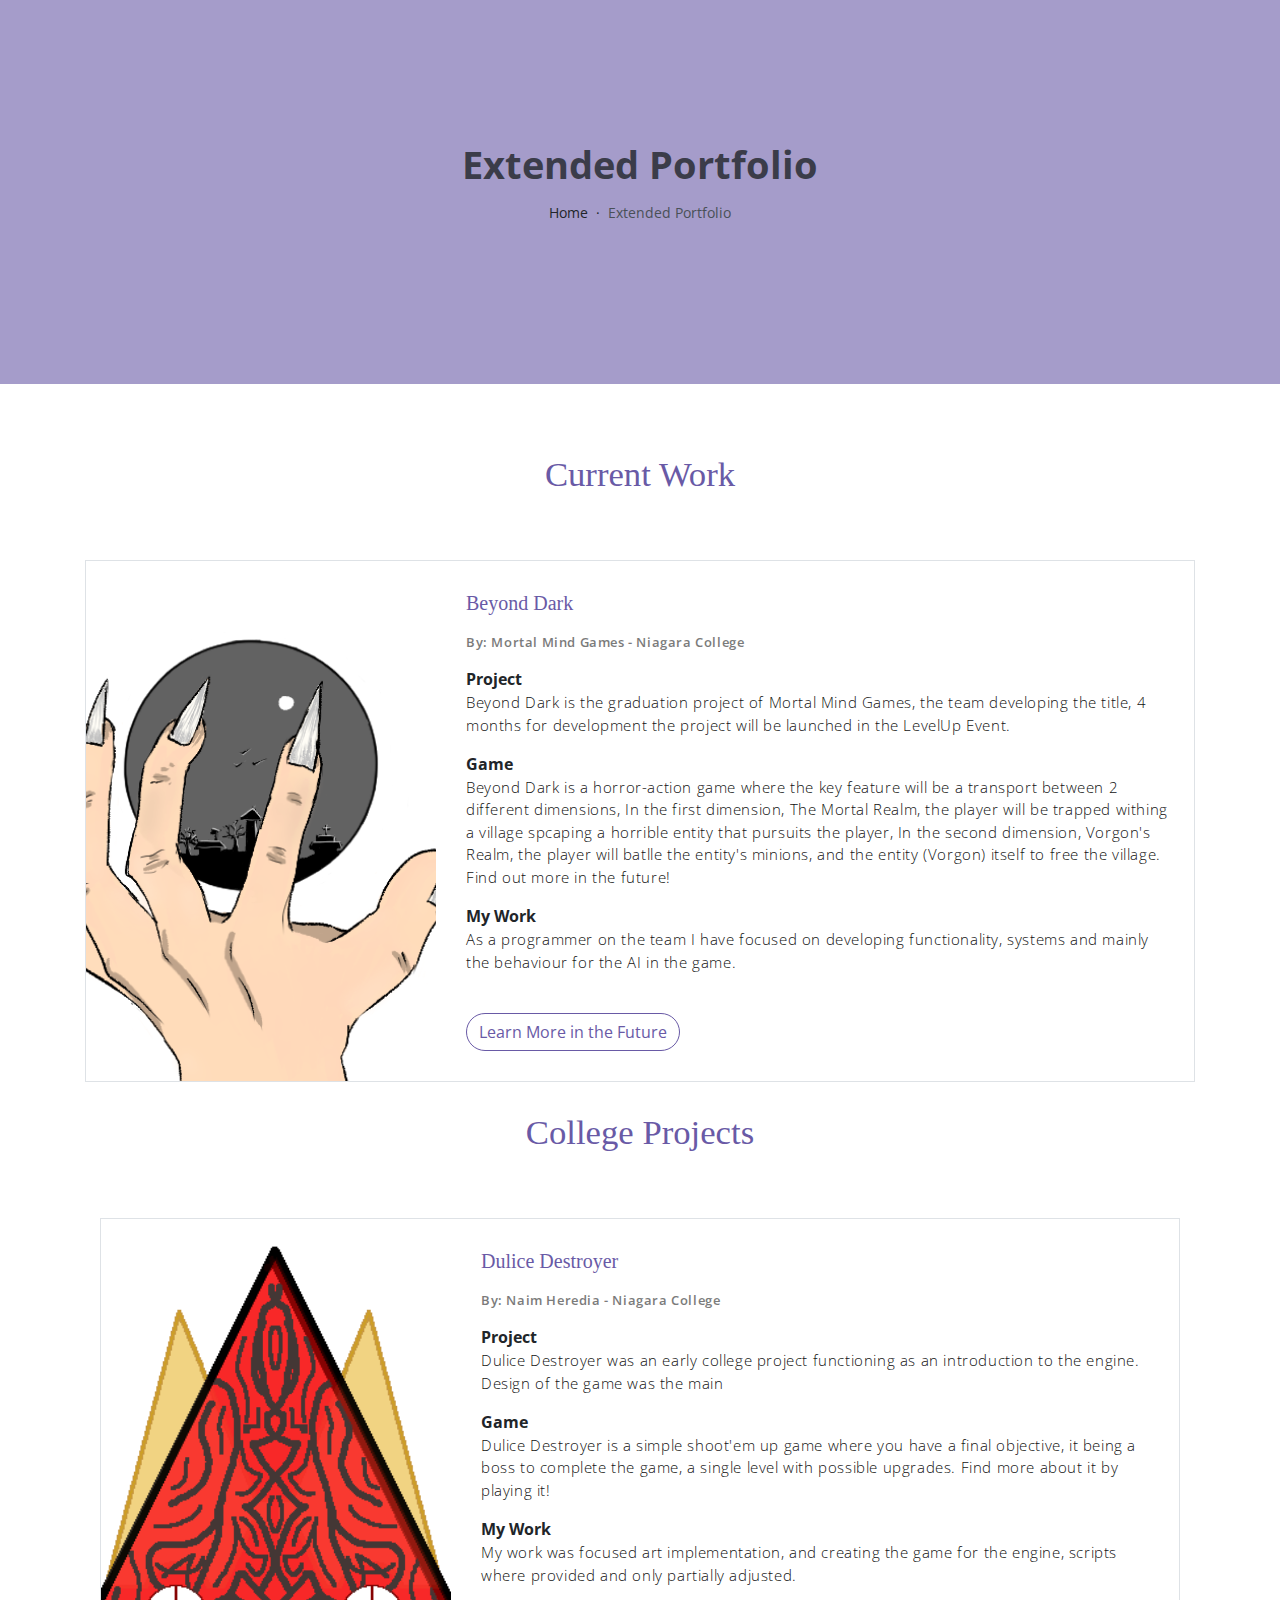
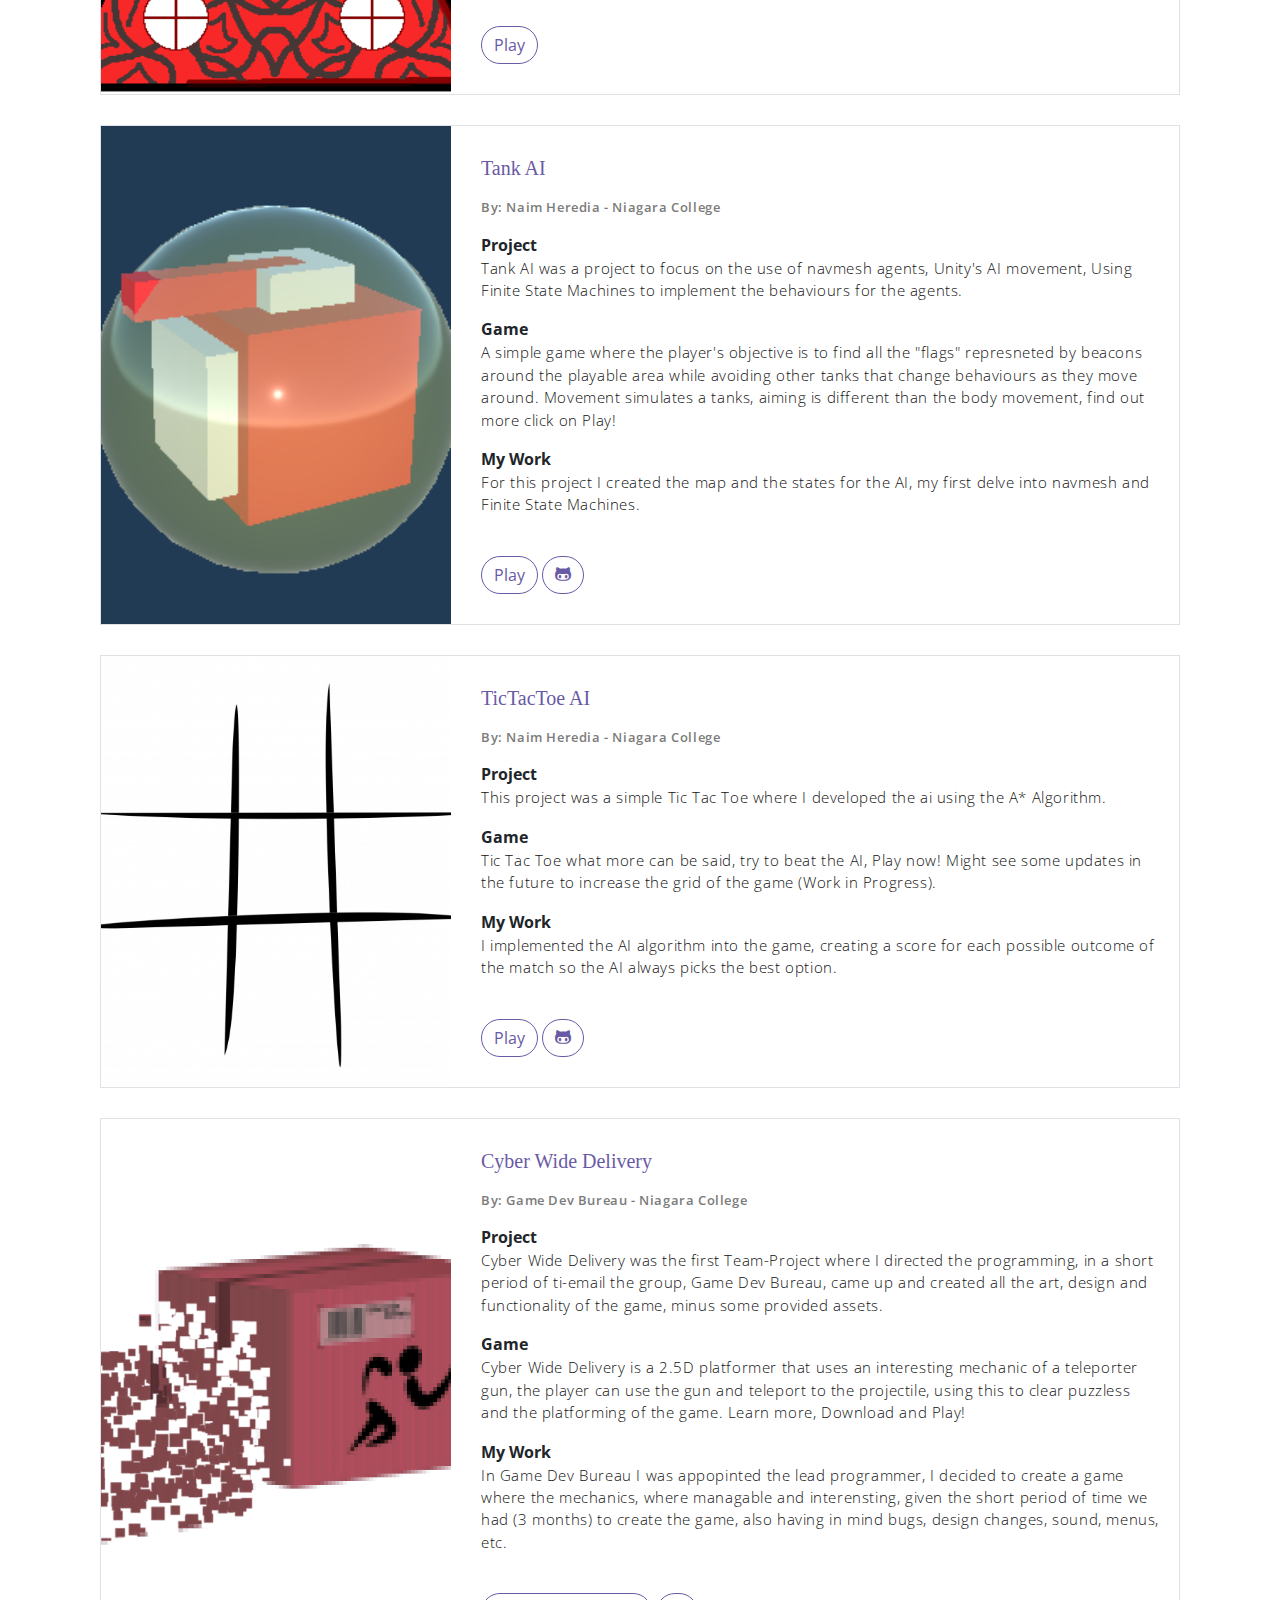
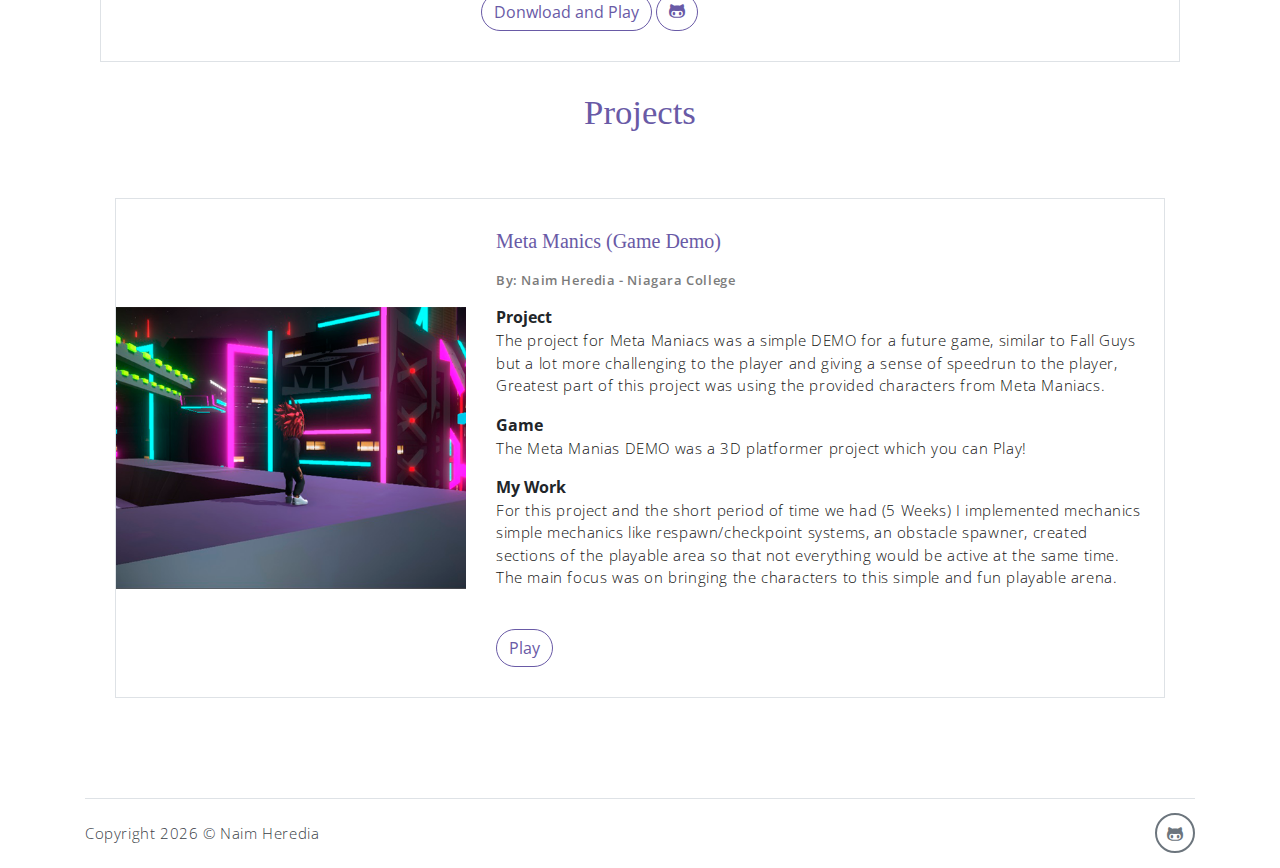
<file: extended.html>
<!DOCTYPE html>
<html lang="en">

<head>
   <meta charset="utf-8">
   <meta name="viewport" content="width=device-width, initial-scale=1, shrink-to-fit=no">
   <meta name="description" content="Naim Heredia Extended Porfolio.">
   <meta name="Naim Heredia" content="Portfolio">
   <title>Naim Heredia - Extended Portfolio</title>
   <!-- font icons -->
   <link rel="stylesheet" href="assets/vendors/themify-icons/css/themify-icons.css">
   <!-- Bootstrap + Steller  -->
   <link rel="stylesheet" href="assets/css/meyawo.css">
</head>


<body>
   <!-- Page Header -->
   <header class="header header-mini">
      <div class="header-title">Extended Portfolio</div>
      <nav aria-label="breadcrumb">
         <ol class="breadcrumb">
            <li class="breadcrumb-item"><a href="index.html">Home</a></li>
            <li class="breadcrumb-item active" aria-current="page">Extended Portfolio</li>
         </ol>
      </nav>
   </header> <!-- End Of Page Header -->


   <!-- blog section -->
   <section class="section" id="blog">

      <div class="container text-center">
         <h6 class="section-title mb-6">Current Work</h6>
         <!-- blog-wrapper -->
         <div class="blog-card">
            <div class="blog-card-header">
                  <img src="assets/imgs/BeyondDarkLogo.png" class="blog-card-img">
            </div>
            <div class="blog-card-body">
                  <h5 class="blog-card-title">Beyond Dark</h6>

                     <p class="blog-card-caption">
                        <a href="index.html">By: Mortal Mind Games - Niagara College</a>
                     </p>

                     <b>Project</b>

                     <p>
                        Beyond Dark is the graduation project of Mortal Mind Games, the team developing the title,
                        4 months for development the project will be launched in the LevelUp Event.
                     </p>

                     <b>Game</b>

                     <p>
                        Beyond Dark is a horror-action game where the key feature will be a transport between 2 different dimensions,
                        In the first dimension, The Mortal Realm, the player will be trapped withing a village spcaping a horrible entity that pursuits the player,
                        In the second dimension, Vorgon's Realm, the player will batlle the entity's minions, and the entity (Vorgon) itself to free the village.
                        Find out more in the future!
                     </p>

                     <b>My Work</b>

                     <p>
                        As a programmer on the team I have focused on developing functionality, systems and mainly the behaviour
                        for the AI in the game.
                     </p>

                     <a href="#" target= "_blank" class="btn-rounded btn btn-outline-primary mt-4">Learn More in the Future </a>
            </div>
         </div><!-- end of blog wrapper -->

      <div class="container text-center">
         <h6 class="section-title mb-6">College Projects</h6>
         <!-- blog-wrapper -->
         <div class="blog-card">
            <div class="blog-card-header">
                  <img src="assets/imgs/DuliceDestroyer.png" class="blog-card-img">
            </div>
            <div class="blog-card-body">
                  <h5 class="blog-card-title">Dulice Destroyer</h6>

                     <p class="blog-card-caption">
                        <a href="index.html">By: Naim Heredia - Niagara College</a>
                     </p>

                     <b>Project</b>
                     <p>
                        Dulice Destroyer was an early college project functioning as an introduction to the engine.
                        Design of the game was the main 
                     </p>

                     <b>Game</b>
                     <p>
                        Dulice Destroyer is a simple shoot'em up game where you have a final objective, it being a boss
                        to complete the game, a single level with possible upgrades.
                        Find more about it by playing it!
                     </p>

                     <b>My Work</b>
                     <p>
                        My work was focused art implementation, and creating the game for the engine, 
                        scripts where provided and only partially adjusted.
                     </p>

                     <a href="https://naim-heredia.itch.io/dulice-destroyer" target= "_blank" class="btn-rounded btn btn-outline-primary mt-4">Play </a>                     
            </div>
         </div><!-- end of blog wrapper -->

         <!-- blog-wrapper -->
         <div class="blog-card">
            <div class="blog-card-header">
                  <img src="assets/imgs/TankAI.png" class="blog-card-img">
            </div>
            <div class="blog-card-body">
                  <h5 class="blog-card-title">Tank AI</h6>

                     <p class="blog-card-caption">
                        <a href="index.html">By: Naim Heredia - Niagara College</a>
                     </p>

                     <b> Project</b>
                     <p> 
                        

                        Tank AI was a project to focus on the use of navmesh agents, Unity's AI movement,
                        Using Finite State Machines to implement the behaviours for the agents.


                     </p>

                     <b>Game</b>
                     <p>
                         A simple game where the player's objective is to find all the "flags" represneted by beacons
                         around the playable area while avoiding other tanks that change behaviours as they move around.
                         Movement simulates a tanks, aiming is different than the body movement, find out more click on Play!
                     </p>

                     <b>My Work</b>
                     <p>
                        For this project I created the map and the states for the AI, my first delve into navmesh and
                        Finite State Machines.
                     </p>
                     
                     <p></p>

                     <a href="https://naim-heredia.itch.io/tankai" target= "_blank" class="btn-rounded btn btn-outline-primary mt-4">Play </a>
                     <a href="https://github.com/NaimHeredia" class="btn-rounded btn btn-outline-primary mt-4"> <i class="ti-github"></i></a>
            </div>
         </div><!-- end of blog wrapper -->

         <!-- blog-wrapper -->
         <div class="blog-card">
            <div class="blog-card-header">
                  <img src="assets/imgs/TTT.jpg" class="blog-card-img">
            </div>
            <div class="blog-card-body">
                  <h5 class="blog-card-title">TicTacToe AI</h6>

                     <p class="blog-card-caption">
                        <a href="index.html">By: Naim Heredia - Niagara College</a>
                     </p>
                     <b>Project</b>

                     <p>
                        This project was a simple Tic Tac Toe where I developed the ai using the A* Algorithm.
                     </p>

                     <b>Game</b>

                     <p>
                        Tic Tac Toe what more can be said, try to beat the AI, Play now!
                        Might see some updates in the future to increase the grid of the game (Work in Progress).
                     </p>

                     <b>My Work</b>

                     <p>
                        I implemented the AI algorithm into the game, creating a score for each possible outcome of the match
                        so the AI always picks the best option.
                     </p>

                     <a href="https://naim-heredia.itch.io/tictactoe-ai" target= "_blank" class="btn-rounded btn btn-outline-primary mt-4">Play </a>
                     <a href="https://github.com/NaimHeredia/A-TicTacToe" class="btn-rounded btn btn-outline-primary mt-4"> <i class="ti-github"></i></a>
            </div>
         </div><!-- end of blog wrapper -->

         <!-- blog-wrapper -->
         <div class="blog-card">
            <div class="blog-card-header">
                  <img src="assets/imgs/CWD-Logo.png" class="blog-card-img">
            </div>
            <div class="blog-card-body">
                  <h5 class="blog-card-title">Cyber Wide Delivery</h6>

                     <p class="blog-card-caption">
                        <a href="index.html">By: Game Dev Bureau - Niagara College</a>
                     </p>

                     <b>Project</b>

                     <p>
                        Cyber Wide Delivery was the first Team-Project where I directed the programming, in a short period of ti-email
                        the group, Game Dev Bureau, came up and created all the art, design and functionality of the game, minus some
                        provided assets.
                     </p>

                     <b>Game</b>

                     <p>
                        Cyber Wide Delivery is a 2.5D platformer that uses an interesting mechanic of a teleporter gun, the player
                        can use the gun and teleport to the projectile, using this to clear puzzless and the platforming of the game.
                        Learn more, Download and Play!
                        
                     </p>

                     <b>My Work</b>

                     <p>
                        In Game Dev Bureau I was appopinted the lead programmer, I decided to create a game where the mechanics,
                        where managable and interensting, given the short period of time we had (3 months) to create the game, also
                        having in mind bugs, design changes, sound, menus, etc.
                        
                     </p>

                     <a href="https://naim-heredia.itch.io/cyber-wide-delivery" target= "_blank" class="btn-rounded btn btn-outline-primary mt-4">Donwload and Play </a>   
                     <a href="https://github.com/NaimHeredia/CyberWideDeliveryScripts" class="btn-rounded btn btn-outline-primary mt-4"> <i class="ti-github"></i></a>                  
            </div>
         </div><!-- end of blog wrapper -->

         <div class="container text-center">
            <h6 class="section-title mb-6">Projects</h6>
            <!-- blog-wrapper -->
            <div class="blog-card">
               <div class="blog-card-header">
                     <img src="assets/imgs/metamaniacs.png" class="blog-card-img">
               </div>
               <div class="blog-card-body">
                     <h5 class="blog-card-title">Meta Manics (Game Demo)</h6>
   
                        <p class="blog-card-caption">
                           <a href="index.html">By: Naim Heredia - Niagara College</a>
                        </p>

                     <b>Project</b>

                     <p>
                        The project for Meta Maniacs was a simple DEMO for a future game, 
                        similar to Fall Guys but a lot more challenging to the player and giving a sense of speedrun to the player,
                        Greatest part of this project was using the provided characters from Meta Maniacs.
                     </p>

                     <b>Game</b>

                     <p>
                        The Meta Manias DEMO was a 3D platformer project which you can Play!                        
                     </p>

                     <b>My Work</b>

                     <p>
                        For this project and the short period of time we had (5 Weeks) I implemented mechanics simple mechanics like 
                        respawn/checkpoint systems, an obstacle spawner, created sections of the playable area so that not everything would be
                        active at the same time. The main focus was on bringing the characters to this simple and fun playable arena.
                     </p>
   
                        <a href="https://metamaniacs.itch.io/meta-maniacs" target= "_blank" class="btn-rounded btn btn-outline-primary mt-4">Play </a>
               </div>
            </div><!-- end of blog wrapper -->
      </div><!-- end of container -->
   </section><!-- end of blog section -->


   <!-- footer -->
   <div class="container">
      <footer class="footer">
          <p class="mb-0">Copyright
              <script>document.write(new Date().getFullYear())</script> &copy; <a
                  >Naim Heredia</a>                    
          </p>
          <div class="social-links text-right m-auto ml-sm-auto">
            <!--
              <a href="javascript:void(0)" class="link"><i class="ti-email"></i></a>
               -->

              <a href="https://github.com/NaimHeredia" class="link"><i class="ti-github"></i></a>
              
          </div>
      </footer>
  </div> <!-- end of page footer -->

  <!-- core  -->
  <script src="assets/vendors/jquery/jquery-3.4.1.js"></script>
  <script src="assets/vendors/bootstrap/bootstrap.bundle.js"></script>

  <!-- bootstrap 3 affix -->
  <script src="assets/vendors/bootstrap/bootstrap.affix.js"></script>

  <!-- Meyawo js -->
  <script src="assets/js/meyawo.js"></script>

</body>

</html>
</file>
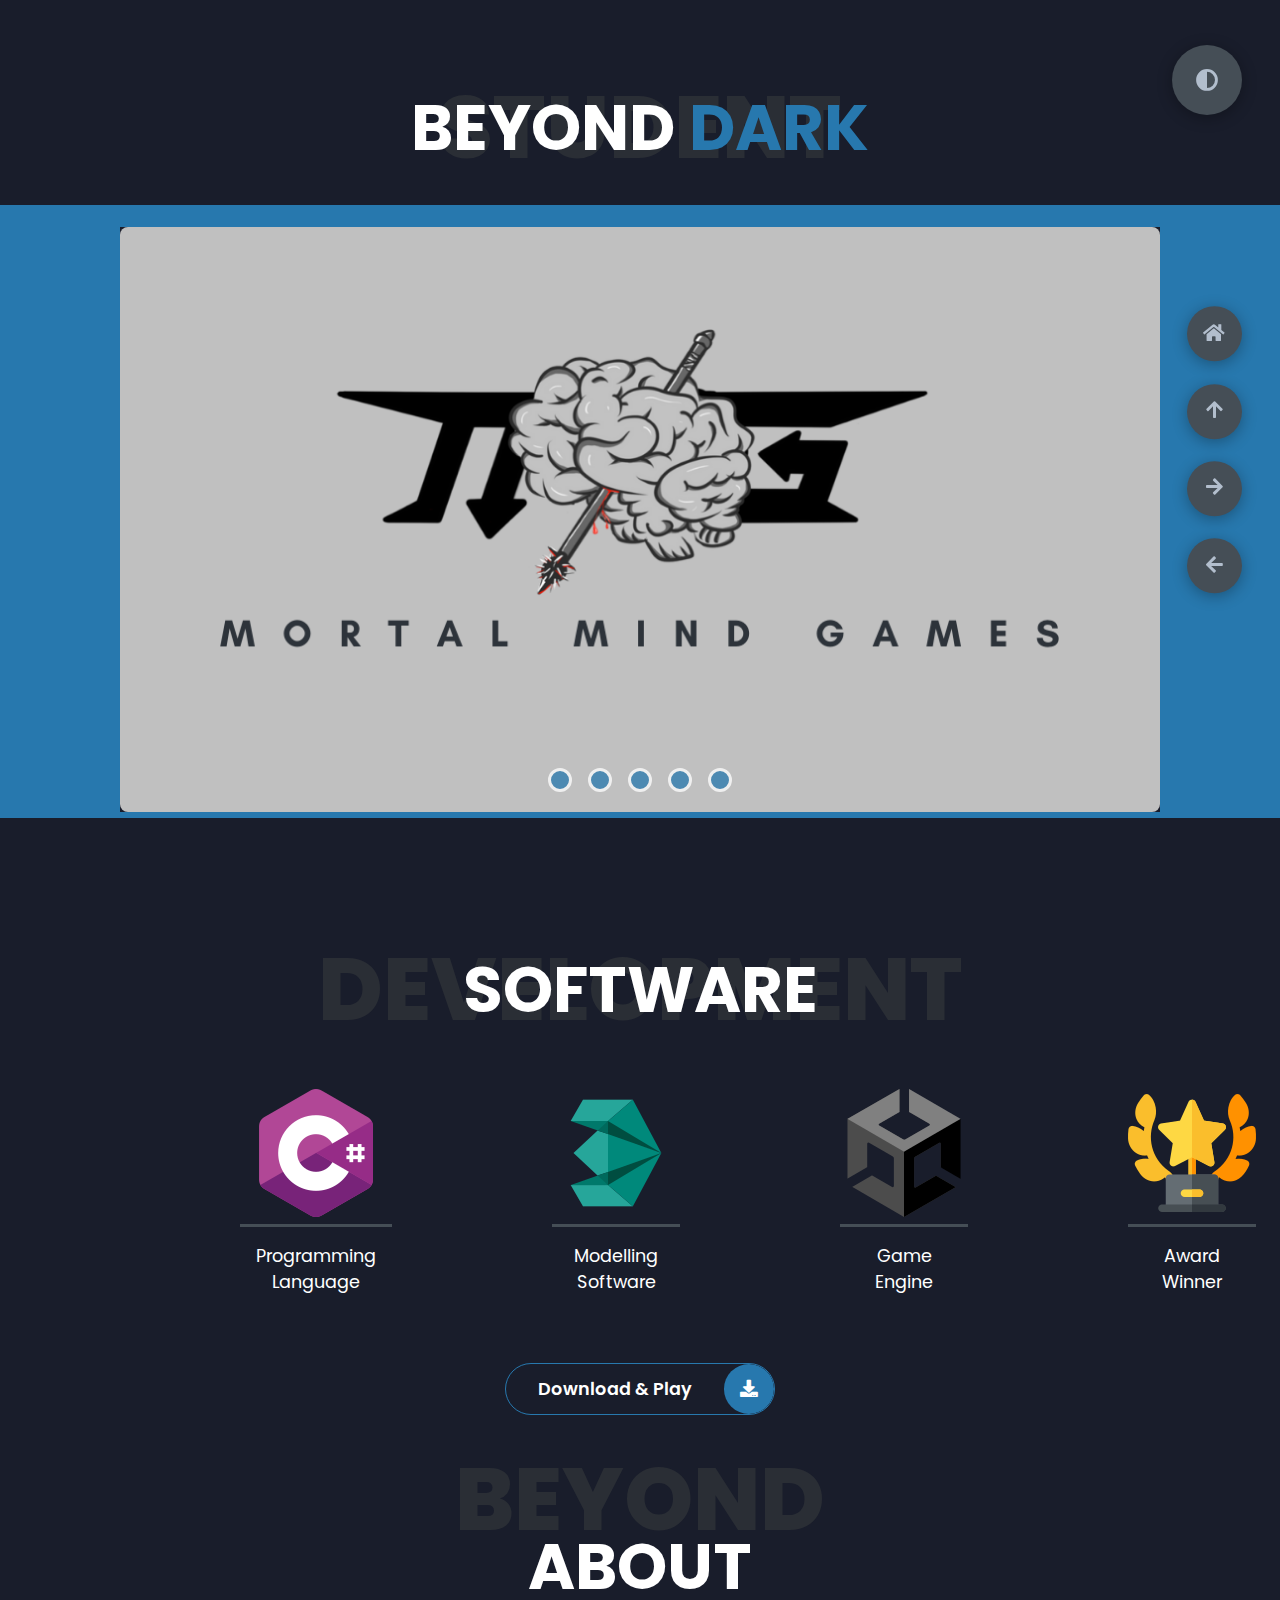
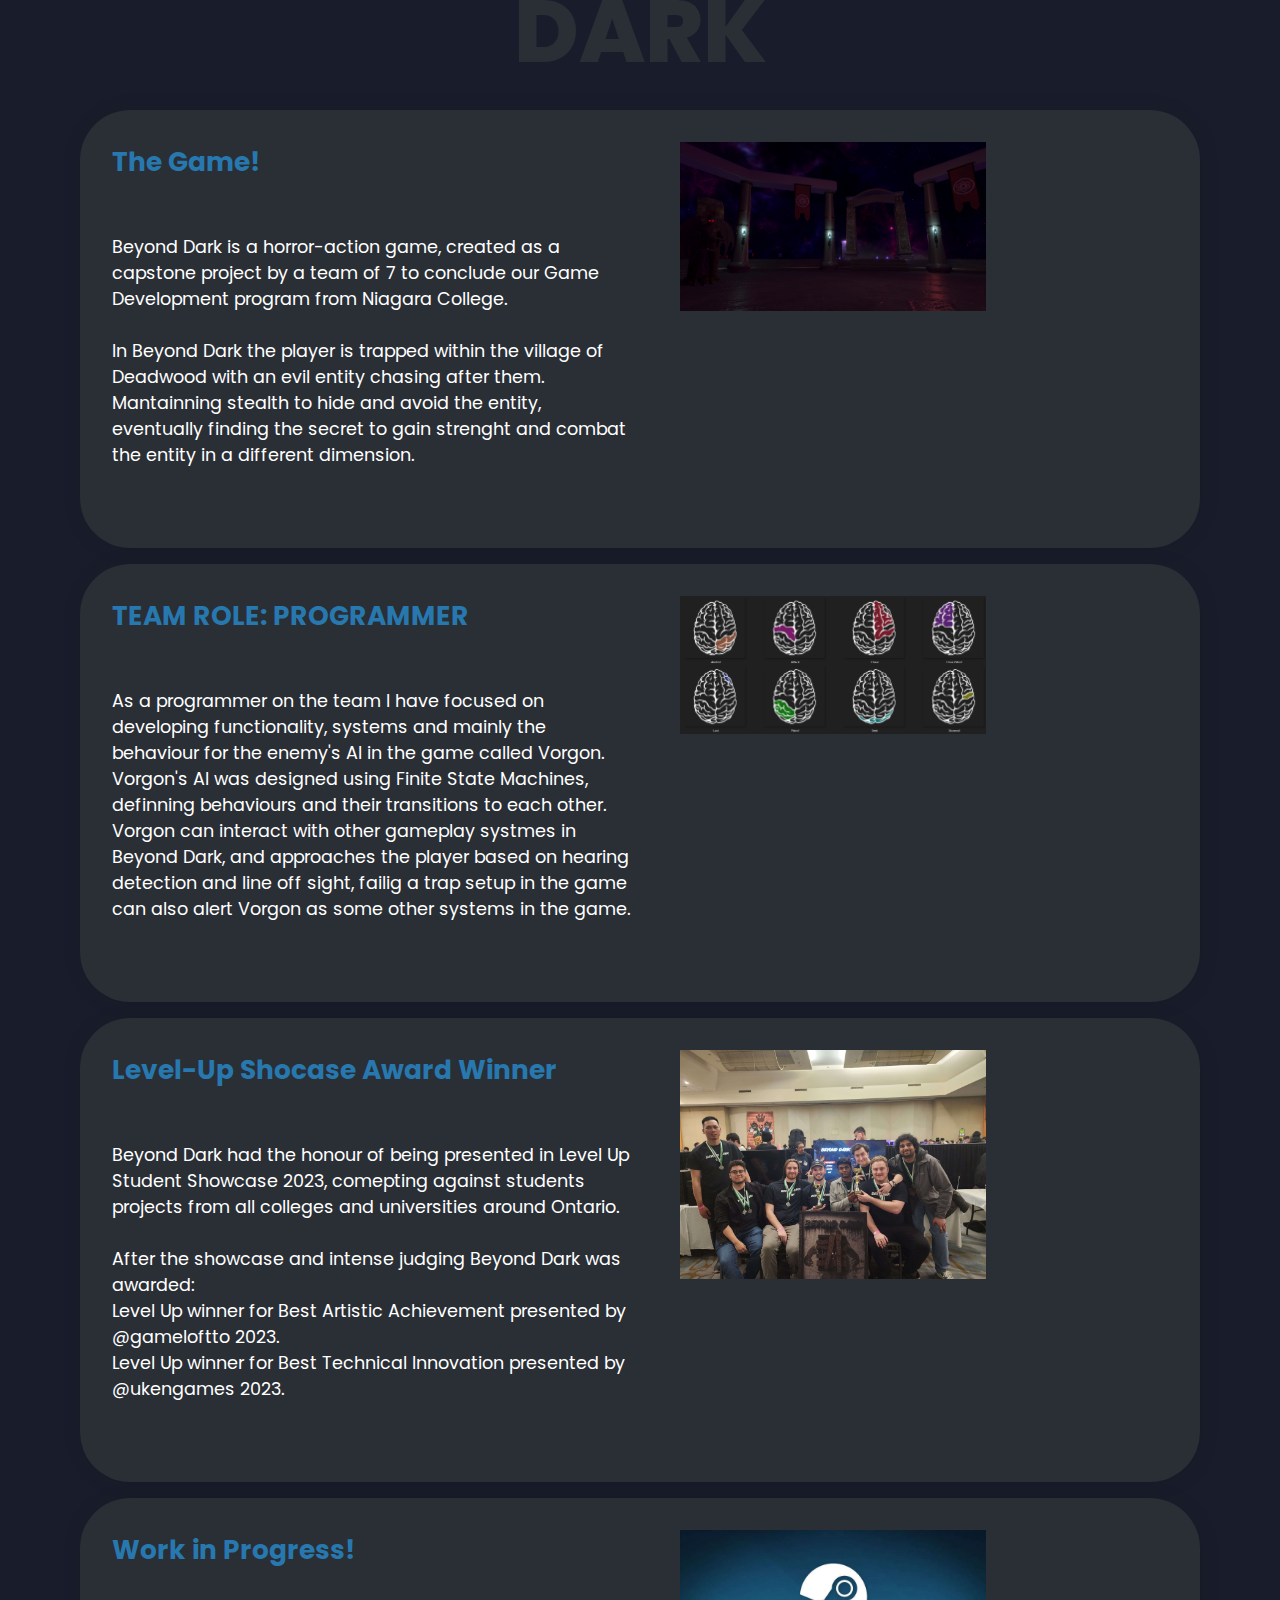
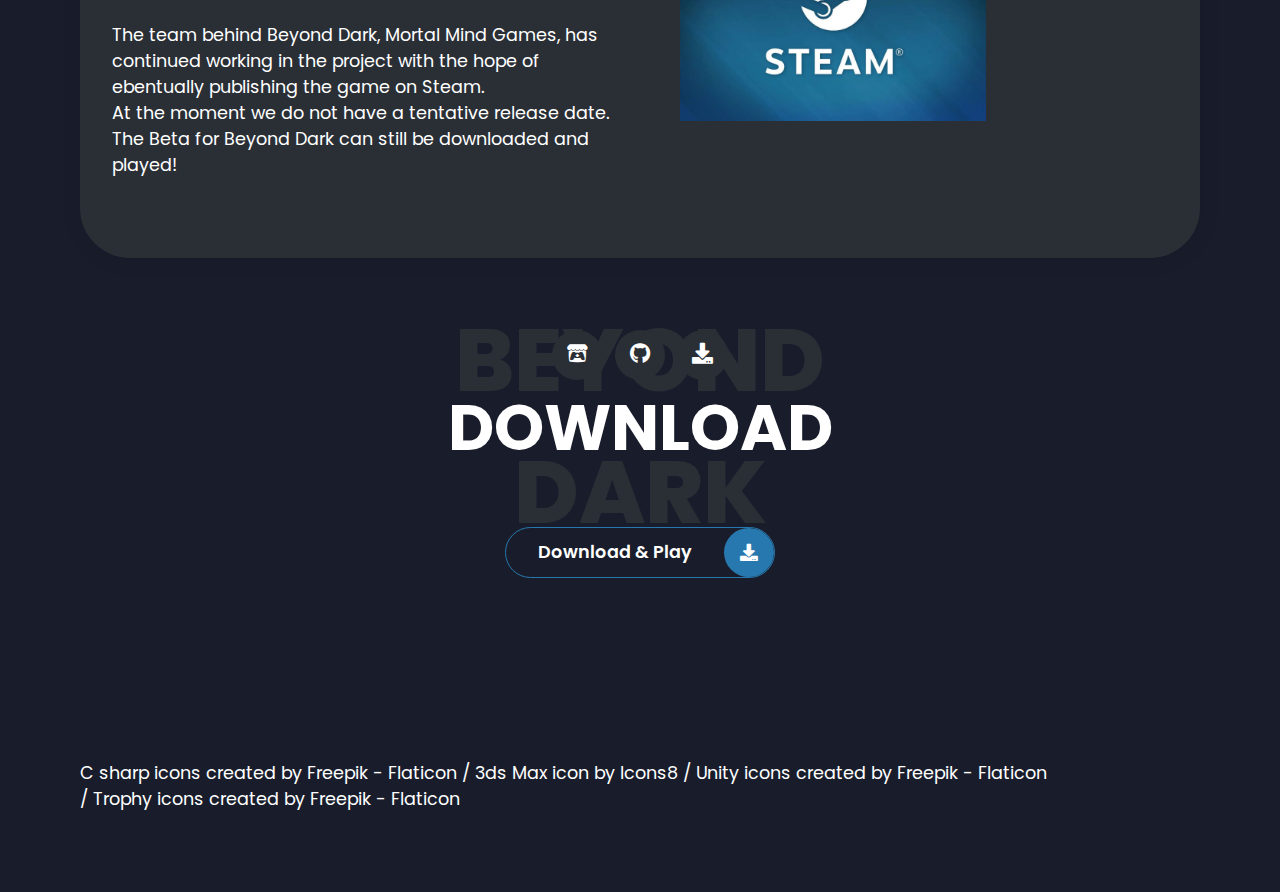
<file: Projects.html>
<!DOCTYPE html>
<html lang="en">
    <head>
        <meta charset="UTF-8">
        <meta http-equiv="X-UA-Compatible" content="IE=edge">
        <meta name="viewport" content="width=device-width, initial-scale=1.0">
        <title>BeyondDark</title>
        <link rel="stylesheet" href="styles/styles.css">
        <link rel="preconnect" href="https://fonts.googleapis.com">
        <link rel="preconnect" href="https://fonts.gstatic.com" crossorigin>
        <link rel="stylesheet" href="https://cdnjs.cloudflare.com/ajax/libs/font-awesome/5.15.4/css/all.min.css" integrity="sha512-1ycn6IcaQQ40/MKBW2W4Rhis/DbILU74C1vSrLJxCq57o941Ym01SwNsOMqvEBFlcgUa6xLiPY/NS5R+E6ztJQ==" crossorigin="anonymous" referrerpolicy="no-referrer" />
        <link href="https://fonts.googleapis.com/css2?family=Poppins:wght@400;500;600;700;800&display=swap" rel="stylesheet">
    </head>
    <body>
        <section class= "Pcontainer">
            <div class="h-shape"></div>
            <div class="main-title">
                <h2> Beyond <span>  Dark</span><span class="bg-text">student</span></h2>
            </div>
            <br> <br>
            <div class="slider-wrapper">
                <div class="slider">
                    <img id="slide-1" src= "img/Beyond Dark/MMG.png"  alt="Beyond Dark Logo"/>

                    <img id="slide-2" src= "img/Beyond Dark/Render01.png" onclick="return false;" alt=""/>

                    <img id="slide-3" src= "img/Beyond Dark/Render02.png" onclick="return false;" alt=""/>

                    <img id="slide-4" src= "img/Beyond Dark/Render03.png" onclick="return false;" alt=""/>

                    <img id="slide-5" src= "img/Beyond Dark/MMG Awards03.png" onclick="return false;" alt=""/>
                    
                </div>

                <div class="slider-nav">
                    <a href="#slide-1"></a>
                    <a href="#slide-2"></a>
                    <a href="#slide-3"></a>
                    <a href="#slide-4"></a>
                    <a href="#slide-5"></a>

                </div>
            </div>  
            <br><br><br><br><br>
            
        
            <div class="main-title">
                <h2> Software <span>  </span><span class="bg-text">Development</span></h2>
            </div>
            <br><br>
            <div class ="usedsoft">
                <div class="item">
                    <img src="icons/c-sharp.png"> </img>
                    <p>Programming Language</p>
                </div>
                <div class="item">
                    <img src="icons/3ds.png"> </img>
                    <p>Modelling Software</p>
                </div>
                <div class="item">
                    <img src="icons/unity.png"> </img>
                    <p> Game Engine</p>
                </div>
                <div class="item">
                    <img src="icons/award.png"> </img>
                    <p>Award Winner</p>
                </div>                
            </div>

            <br><br>
            <div class="Pbtn-con">
                <a href="https://www.dropbox.com/s/r66krcjemox7v2g/BeyondDark%201.0.rar?dl=0" target="_blank" class = "Pmain-btn">
                    <span class="btn-text">Download & Play</span>
                    <span class="btn-icon"><i class="fas fa-download"></i></span>
                </a>
            </div>

            <!-- <div class="main-title">
                <h2> Download <span>  </span><span class="bg-text">Beyond Dark</span></h2>
            </div>
            <br><br>

            <div class="Pbtn-con">
                <a href="./Naim Heredia Resume.pdf" target="_blank" class = "Pmain-btn">
                    <span class="btn-text">Download & Play</span>
                    <span class="btn-icon"><i class="fas fa-download"></i></span>
                </a>
            </div> -->
            <br><br><br><br>


            <div class="main-title">
                <h2> About <span>  </span><span class="bg-text">Beyond Dark</span></h2>
            </div>
            

            <div class ="Pblogs">
                <div class="blog">
                    
                    <div>
                        <h2 class="blog-title">The Game!</h2>
                        <p>
                            <br><br>
                            Beyond Dark is a horror-action game, created as a capstone project by a team of 7 to conclude our Game Development program from Niagara College.
                            <br><br>
                            In Beyond Dark the player is trapped within the village of Deadwood with an evil entity chasing after them.
                            Mantainning stealth to hide and avoid the entity, eventually finding the secret to gain strenght and combat the entity in a different dimension.

                        </p>
                    </div>
                    <img src="img/Beyond Dark/Render01.png"> </img>

                </div>
                <div class="blog">
                    
                    <div>
                        <h2 class="blog-title">TEAM ROLE: PROGRAMMER</h2>
                        <p>
                            <br><br>
                            As a programmer on the team I have focused on developing functionality,
                             systems and mainly the behaviour for the enemy's AI in the game called Vorgon.
                             <br>
                             Vorgon's AI was designed using Finite State Machines, 
                             definning behaviours and their transitions to each other.
                             <br>
                             Vorgon can interact with other gameplay systmes in Beyond Dark,
                             and approaches the player based on hearing detection and line off sight,
                             failig a trap setup in the game can also alert Vorgon as some other systems in the game.

                        </p>
                    </div>
                    <img src="img/Beyond Dark/AI.png"> </img>

                </div>
                <div class="blog">
                    
                    <div>
                        <h2 class="blog-title">Level-Up Shocase Award Winner </h2>
                        <p>
                            <br><br>
                            Beyond Dark had the honour of being presented in Level Up Student Showcase 2023, comepting against students projects from all colleges and universities
                            around Ontario.
                            <br><br>
                            After the showcase and intense judging Beyond Dark was awarded:
                            <br>
                            <a href="https://www.instagram.com/p/CrPiluwtFTr/?hl=en" class="linkP">
                            Level Up winner for Best Artistic Achievement presented by @gameloftto 2023.
                            </a>
                            <br>
                            <a href="https://www.instagram.com/p/CrPiC2vN6rv/?hl=en" class="linkP">
                            Level Up winner for Best Technical Innovation presented by @ukengames 2023.
                            </a>
                            

                        </p>
                    </div>
                    <img src="img/Beyond Dark/MMG Awards.png"> </img>

                </div>
                <div class="blog">
                    
                    <div>
                        <h2 class="blog-title">Work in Progress!</h2>
                        <p>
                            <br><br>
                            The team behind Beyond Dark, Mortal Mind Games, has continued working in the project with the hope of ebentually publishing the game on Steam.
                            <br>
                            At the moment we do not have a tentative release date.
                            <br>
                            The Beta for Beyond Dark can still be downloaded and played!


                        </p>
                    </div>
                    <img src="img/Beyond Dark/steam.png"> </img>

                </div>            
            </div>

            <div class="contact-content-con">
                <div class="left-contact">

                    <div class="contact-icon">
                        <div class="contact-icon">                            
                            <a href="https://naim-heredia.itch.io/" target="_blank">
                                <i class="fab fa-itch-io"></i>
                            </a>
                            <a href="https://github.com/NaimHeredia" target="_blank">
                                <i class="fab fa-github"></i>
                            </a>
                            <a href="https://www.dropbox.com/s/r66krcjemox7v2g/BeyondDark%201.0.rar?dl=0" target="_blank">
                                <i class="fas fa-download"></i>
                            </a>
                        </div>                            
                    </div>
                </div>
            </div>

            <div class="main-title">
                <h2> Download <span>  </span><span class="bg-text">Beyond Dark</span></h2>
            </div>
            <br><br>

            <div class="Pbtn-con">
                <a href="https://www.dropbox.com/s/r66krcjemox7v2g/BeyondDark%201.0.rar?dl=0" target="_blank" class = "Pmain-btn">
                    <span class="btn-text">Download & Play</span>
                    <span class="btn-icon"><i class="fas fa-download"></i></span>
                </a>
            </div>
            
        
            <div>
                <br><br><br><br><br><br><br>
                <a target="_blank" href="https://www.flaticon.com/free-icons/c-sharp" title="c sharp icons">C sharp icons created by Freepik - Flaticon</a>                
                <a target="_blank" href="https://icons8.com/icon/38604/3ds-max"> / 3ds Max</a> icon by <a target="_blank" href="https://icons8.com">Icons8</a>
                <a href="https://www.flaticon.com/free-icons/unity" title="unity icons"> / Unity icons created by Freepik - Flaticon</a>
                <a href="https://www.flaticon.com/free-icons/trophy" title="trophy icons"> / Trophy icons created by Freepik - Flaticon</a>
            </div>

            
            
        </section>

        <div class="controls">
            <div class="control" >
                <a href="index.html">
                 <i class="fas fa-home"></i>
                </a>
            </div>
            <div class="control" >
                <a href="#top">
                 <i class="fas fa-arrow-up"></i>
                </a>
            </div>
            <div class="control" >
                <a href="index.html">
                 <i class="fas fa-arrow-right"></i>
                </a>
            </div>
            <div class="control" >
                <a href="index.html">
                 <i class="fas fa-arrow-left"></i>
                </a>
            </div>

            
            
        </div>
        <div class="theme-btn">
            <i class="fas fa-adjust"></i>
        </div>
        <script src="app.js"></script>

        

        

    </body>

    
</html>
</file>
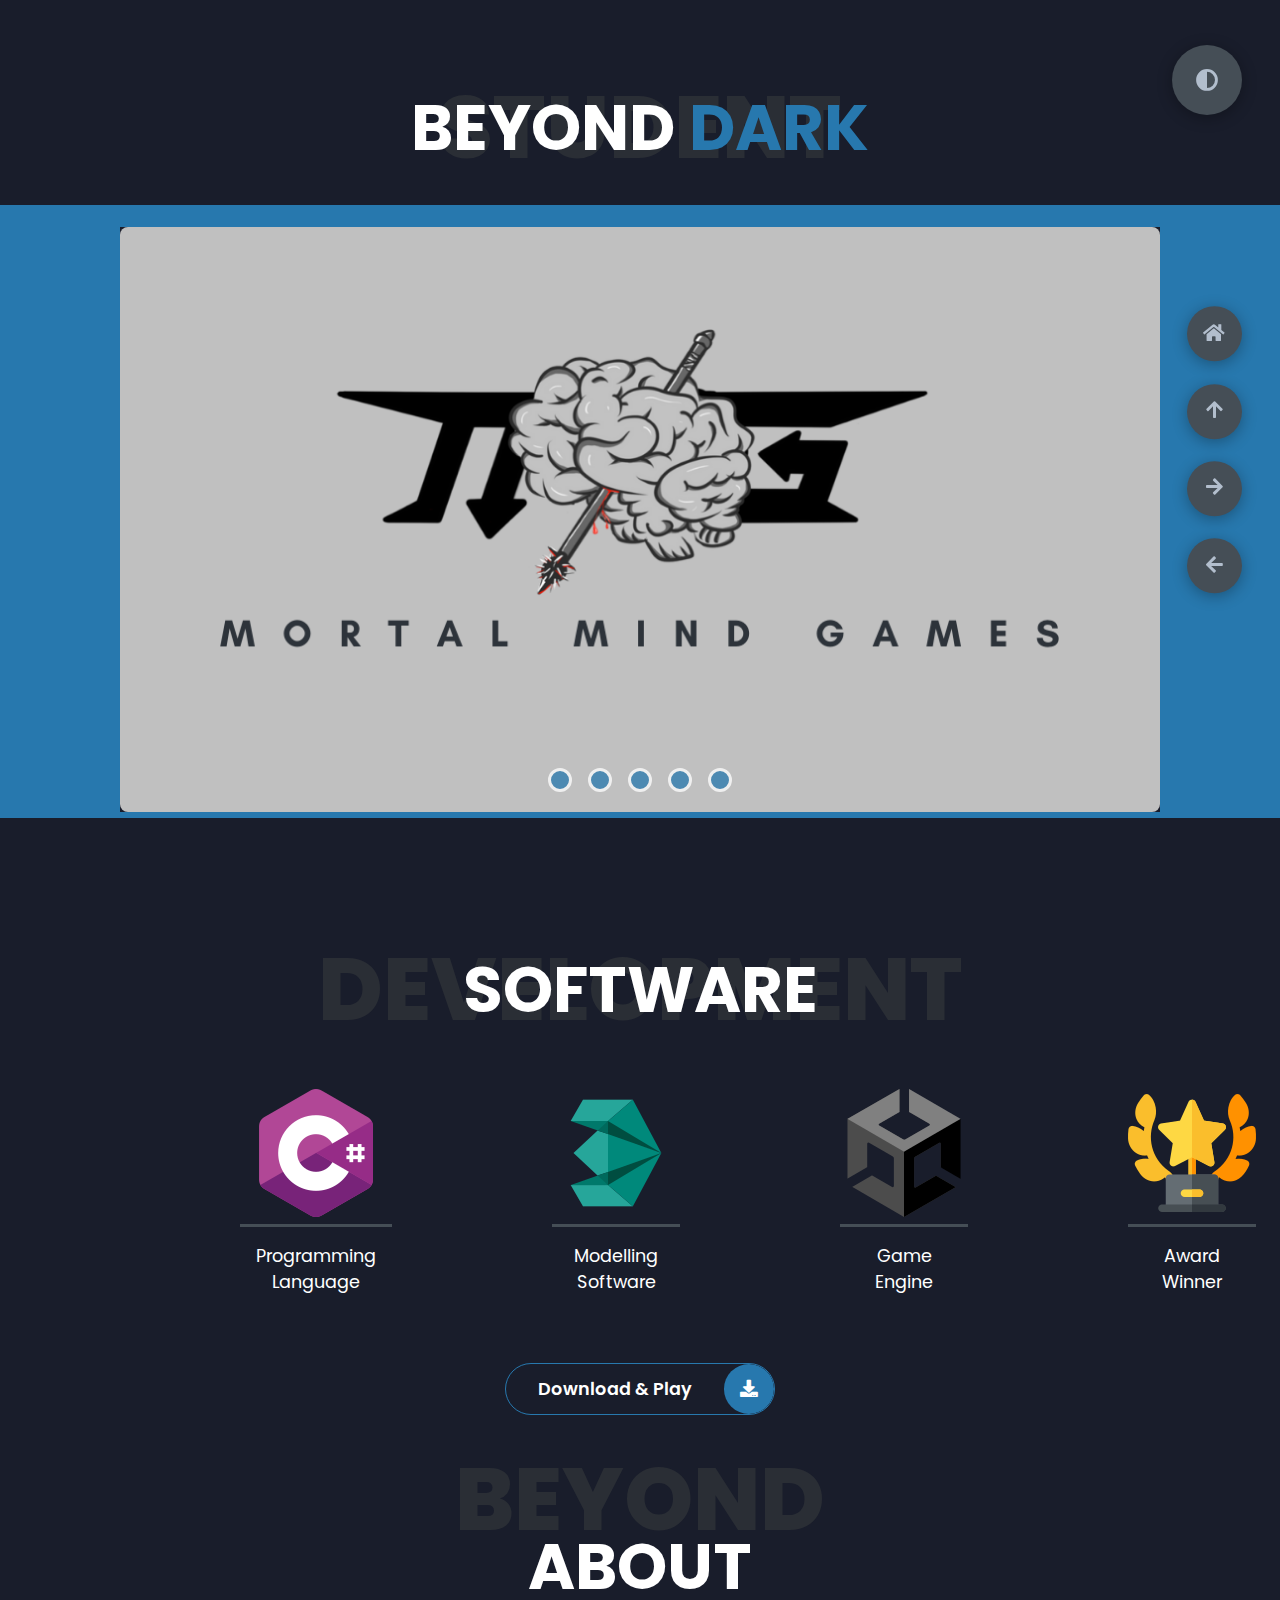
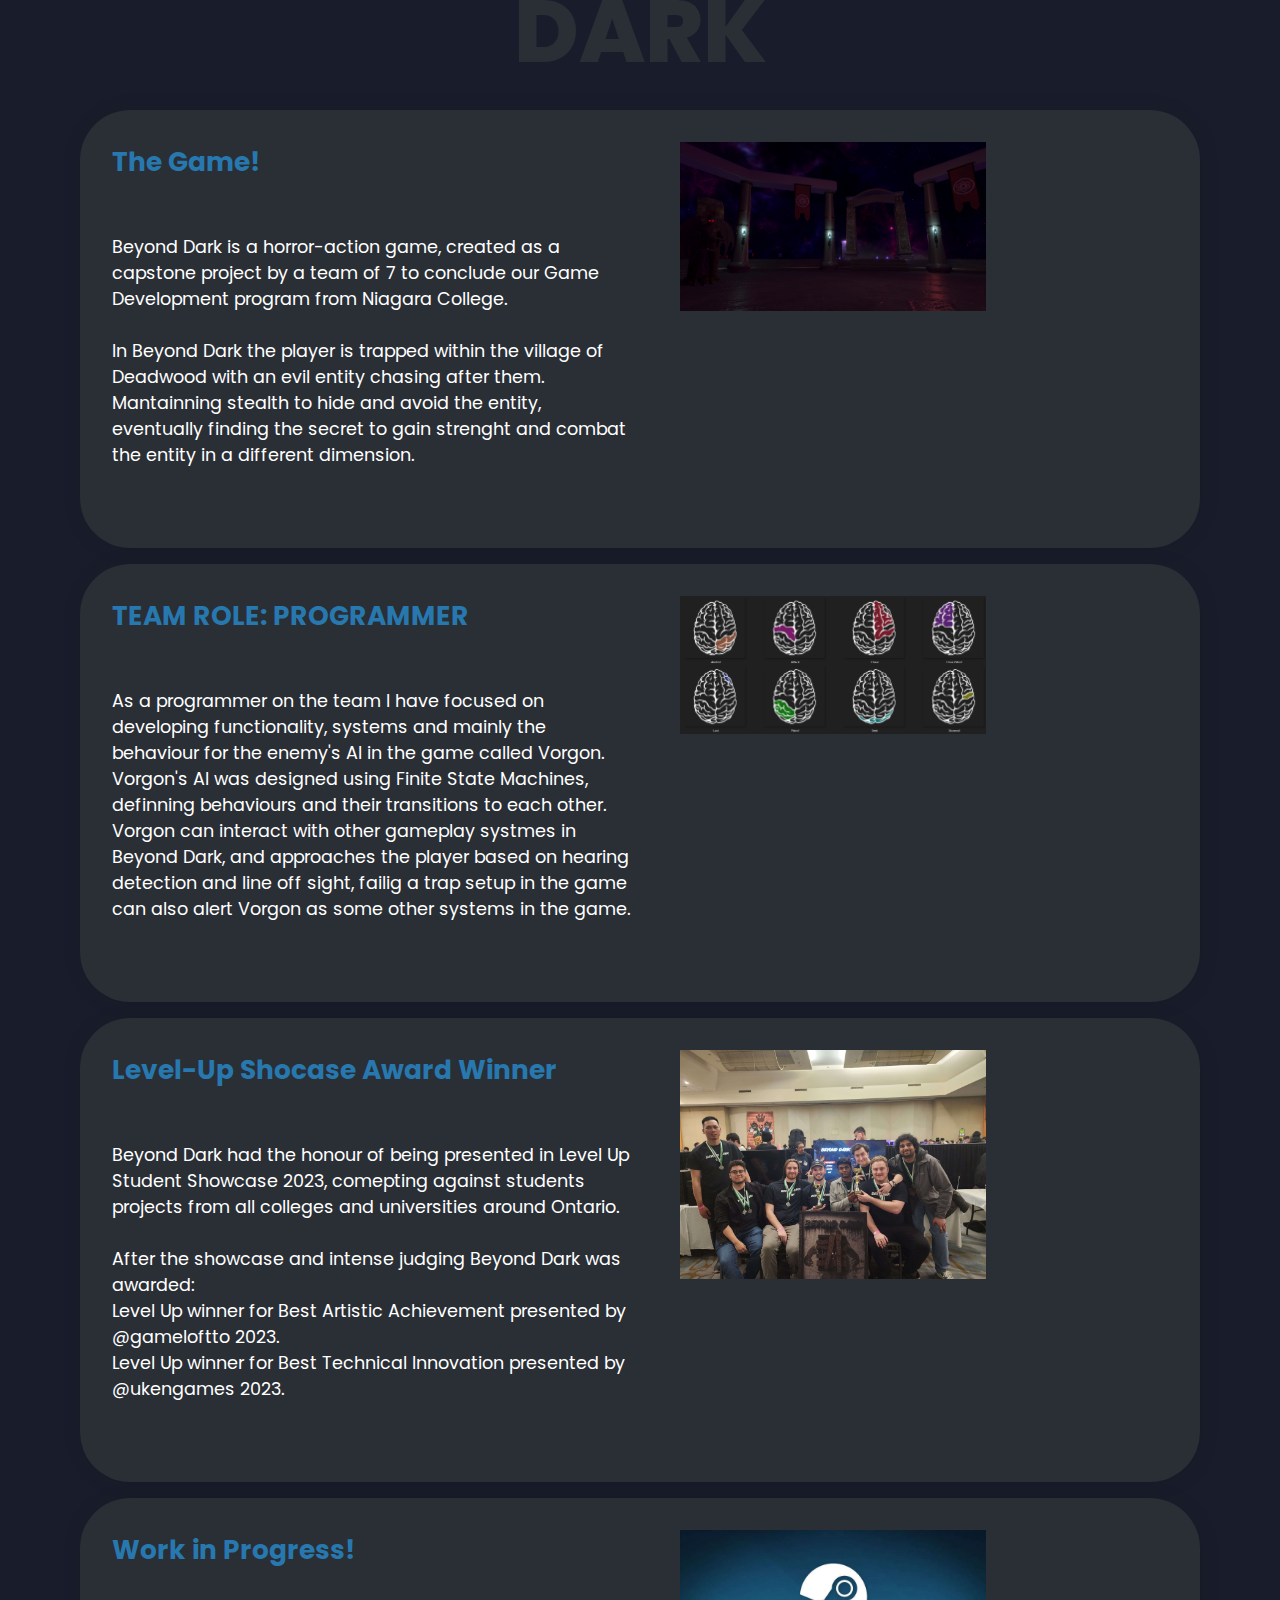
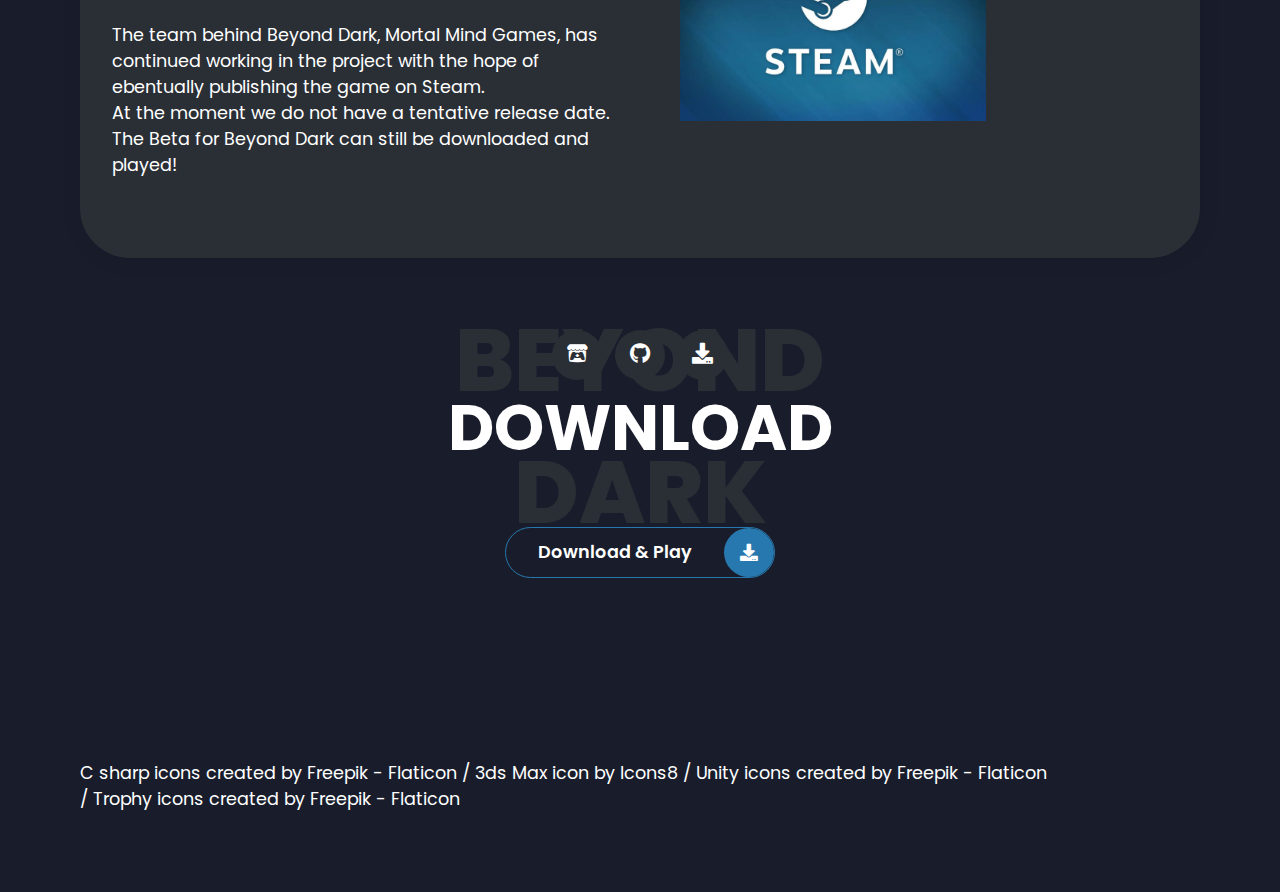
<file: Projects_BeyondDark.html>
<!DOCTYPE html>
<html lang="en">
    <head>
        <meta charset="UTF-8">
        <meta http-equiv="X-UA-Compatible" content="IE=edge">
        <meta name="viewport" content="width=device-width, initial-scale=1.0">
        <title>Portfolio</title>
        <link rel="stylesheet" href="styles/styles.css">
        <link rel="preconnect" href="https://fonts.googleapis.com">
        <link rel="preconnect" href="https://fonts.gstatic.com" crossorigin>
        <link rel="stylesheet" href="https://cdnjs.cloudflare.com/ajax/libs/font-awesome/5.15.4/css/all.min.css" integrity="sha512-1ycn6IcaQQ40/MKBW2W4Rhis/DbILU74C1vSrLJxCq57o941Ym01SwNsOMqvEBFlcgUa6xLiPY/NS5R+E6ztJQ==" crossorigin="anonymous" referrerpolicy="no-referrer" />
        <link href="https://fonts.googleapis.com/css2?family=Poppins:wght@400;500;600;700;800&display=swap" rel="stylesheet">
    </head>
    <body>
        <section class= "Pcontainer">
            <div class="h-shape"></div>
            <div class="main-title">
                <h2> Beyond <span>  Dark</span><span class="bg-text">student</span></h2>
            </div>
            <br> <br>
            <div class="slider-wrapper">
                <div class="slider">
                    <img id="slide-1" src= "img/Beyond Dark/MMG.png"  alt="Beyond Dark Logo"/>

                    <img id="slide-2" src= "img/Beyond Dark/Render01.png" onclick="return false;" alt=""/>

                    <img id="slide-3" src= "img/Beyond Dark/Render02.png" onclick="return false;" alt=""/>

                    <img id="slide-4" src= "img/Beyond Dark/Render03.png" onclick="return false;" alt=""/>

                    <img id="slide-5" src= "img/Beyond Dark/MMG Awards03.png" onclick="return false;" alt=""/>
                    
                </div>

                <div class="slider-nav">
                    <a href="#slide-1"></a>
                    <a href="#slide-2"></a>
                    <a href="#slide-3"></a>
                    <a href="#slide-4"></a>
                    <a href="#slide-5"></a>

                </div>
            </div>  
            <br><br><br><br><br>
            
        
            <div class="main-title">
                <h2> Software <span>  </span><span class="bg-text">Development</span></h2>
            </div>
            <br><br>
            <div class ="usedsoft">
                <div class="item">
                    <img src="icons/c-sharp.png"> </img>
                    <p>Programming Language</p>
                </div>
                <div class="item">
                    <img src="icons/3ds.png"> </img>
                    <p>Modelling Software</p>
                </div>
                <div class="item">
                    <img src="icons/unity.png"> </img>
                    <p> Game Engine</p>
                </div>
                <div class="item">
                    <img src="icons/award.png"> </img>
                    <p>Award Winner</p>
                </div>                
            </div>

            <br><br>
            <div class="Pbtn-con">
                <a href="https://www.dropbox.com/s/r66krcjemox7v2g/BeyondDark%201.0.rar?dl=0" target="_blank" class = "Pmain-btn">
                    <span class="btn-text">Download & Play</span>
                    <span class="btn-icon"><i class="fas fa-download"></i></span>
                </a>
            </div>

            <!-- <div class="main-title">
                <h2> Download <span>  </span><span class="bg-text">Beyond Dark</span></h2>
            </div>
            <br><br>

            <div class="Pbtn-con">
                <a href="./Naim Heredia Resume.pdf" target="_blank" class = "Pmain-btn">
                    <span class="btn-text">Download & Play</span>
                    <span class="btn-icon"><i class="fas fa-download"></i></span>
                </a>
            </div> -->
            <br><br><br><br>


            <div class="main-title">
                <h2> About <span>  </span><span class="bg-text">Beyond Dark</span></h2>
            </div>
            

            <div class ="Pblogs">
                <div class="blog">
                    
                    <div>
                        <h2 class="blog-title">The Game!</h2>
                        <p>
                            <br><br>
                            Beyond Dark is a horror-action game, created as a capstone project by a team of 7 to conclude our Game Development program from Niagara College.
                            <br><br>
                            In Beyond Dark the player is trapped within the village of Deadwood with an evil entity chasing after them.
                            Mantainning stealth to hide and avoid the entity, eventually finding the secret to gain strenght and combat the entity in a different dimension.

                        </p>
                    </div>
                    <img src="img/Beyond Dark/Render01.png"> </img>

                </div>
                <div class="blog">
                    
                    <div>
                        <h2 class="blog-title">TEAM ROLE: PROGRAMMER</h2>
                        <p>
                            <br><br>
                            As a programmer on the team I have focused on developing functionality,
                             systems and mainly the behaviour for the enemy's AI in the game called Vorgon.
                             <br>
                             Vorgon's AI was designed using Finite State Machines, 
                             definning behaviours and their transitions to each other.
                             <br>
                             Vorgon can interact with other gameplay systmes in Beyond Dark,
                             and approaches the player based on hearing detection and line off sight,
                             failig a trap setup in the game can also alert Vorgon as some other systems in the game.

                        </p>
                    </div>
                    <img src="img/Beyond Dark/AI.png"> </img>

                </div>
                <div class="blog">
                    
                    <div>
                        <h2 class="blog-title">Level-Up Shocase Award Winner </h2>
                        <p>
                            <br><br>
                            Beyond Dark had the honour of being presented in Level Up Student Showcase 2023, comepting against students projects from all colleges and universities
                            around Ontario.
                            <br><br>
                            After the showcase and intense judging Beyond Dark was awarded:
                            <br>
                            <a href="https://www.instagram.com/p/CrPiluwtFTr/?hl=en" class="linkP">
                            Level Up winner for Best Artistic Achievement presented by @gameloftto 2023.
                            </a>
                            <br>
                            <a href="https://www.instagram.com/p/CrPiC2vN6rv/?hl=en" class="linkP">
                            Level Up winner for Best Technical Innovation presented by @ukengames 2023.
                            </a>
                            

                        </p>
                    </div>
                    <img src="img/Beyond Dark/MMG Awards.png"> </img>

                </div>
                <div class="blog">
                    
                    <div>
                        <h2 class="blog-title">Work in Progress!</h2>
                        <p>
                            <br><br>
                            The team behind Beyond Dark, Mortal Mind Games, has continued working in the project with the hope of ebentually publishing the game on Steam.
                            <br>
                            At the moment we do not have a tentative release date.
                            <br>
                            The Beta for Beyond Dark can still be downloaded and played!


                        </p>
                    </div>
                    <img src="img/Beyond Dark/steam.png"> </img>

                </div>            
            </div>

            <div class="contact-content-con">
                <div class="left-contact">

                    <div class="contact-icon">
                        <div class="contact-icon">                            
                            <a href="https://naim-heredia.itch.io/" target="_blank">
                                <i class="fab fa-itch-io"></i>
                            </a>
                            <a href="https://github.com/NaimHeredia" target="_blank">
                                <i class="fab fa-github"></i>
                            </a>
                            <a href="https://www.dropbox.com/s/r66krcjemox7v2g/BeyondDark%201.0.rar?dl=0" target="_blank">
                                <i class="fas fa-download"></i>
                            </a>
                        </div>                            
                    </div>
                </div>
            </div>

            <div class="main-title">
                <h2> Download <span>  </span><span class="bg-text">Beyond Dark</span></h2>
            </div>
            <br><br>

            <div class="Pbtn-con">
                <a href="https://www.dropbox.com/s/r66krcjemox7v2g/BeyondDark%201.0.rar?dl=0" target="_blank" class = "Pmain-btn">
                    <span class="btn-text">Download & Play</span>
                    <span class="btn-icon"><i class="fas fa-download"></i></span>
                </a>
            </div>
            
        
            <div>
                <br><br><br><br><br><br><br>
                <a target="_blank" href="https://www.flaticon.com/free-icons/c-sharp" title="c sharp icons">C sharp icons created by Freepik - Flaticon</a>                
                <a target="_blank" href="https://icons8.com/icon/38604/3ds-max"> / 3ds Max</a> icon by <a target="_blank" href="https://icons8.com">Icons8</a>
                <a href="https://www.flaticon.com/free-icons/unity" title="unity icons"> / Unity icons created by Freepik - Flaticon</a>
                <a href="https://www.flaticon.com/free-icons/trophy" title="trophy icons"> / Trophy icons created by Freepik - Flaticon</a>
            </div>

            
            
        </section>

        <div class="controls">
            <div class="control" >
                <a href="index.html">
                 <i class="fas fa-home"></i>
                </a>
            </div>
            <div class="control" >
                <a href="#top">
                 <i class="fas fa-arrow-up"></i>
                </a>
            </div>
            <div class="control" >
                <a href="index.html">
                 <i class="fas fa-arrow-right"></i>
                </a>
            </div>
            <div class="control" >
                <a href="index.html">
                 <i class="fas fa-arrow-left"></i>
                </a>
            </div>

            
            
        </div>
        <div class="theme-btn">
            <i class="fas fa-adjust"></i>
        </div>
        <script src="app.js"></script>

        

        

    </body>

    
</html>
</file>
<file: assets/vendors/themify-icons/css/themify-icons.css>
@font-face {
	font-family: 'themify';
	src:url("../fonts/themify.eot?-fvbane");
	src:url("../fonts/themify.eot?#iefix-fvbane") format("embedded-opentype"),
		url("../fonts/themify.woff?-fvbane") format("woff"),
		url("../fonts/themify.ttf?-fvbane") format("truetype"),
		url("../fonts/themify.svg?-fvbane#themify") format("svg");
	font-weight: normal;
	font-style: normal;
}

[class^="ti-"], [class*=" ti-"] {
	font-family: 'themify';
	speak: none;
	font-style: normal;
	font-weight: normal;
	font-variant: normal;
	text-transform: none;
	line-height: 1;

	/* Better Font Rendering =========== */
	-webkit-font-smoothing: antialiased;
	-moz-osx-font-smoothing: grayscale;
}

.ti-wand:before {
	content: "\e600";
}
.ti-volume:before {
	content: "\e601";
}
.ti-user:before {
	content: "\e602";
}
.ti-unlock:before {
	content: "\e603";
}
.ti-unlink:before {
	content: "\e604";
}
.ti-trash:before {
	content: "\e605";
}
.ti-thought:before {
	content: "\e606";
}
.ti-target:before {
	content: "\e607";
}
.ti-tag:before {
	content: "\e608";
}
.ti-tablet:before {
	content: "\e609";
}
.ti-star:before {
	content: "\e60a";
}
.ti-spray:before {
	content: "\e60b";
}
.ti-signal:before {
	content: "\e60c";
}
.ti-shopping-cart:before {
	content: "\e60d";
}
.ti-shopping-cart-full:before {
	content: "\e60e";
}
.ti-settings:before {
	content: "\e60f";
}
.ti-search:before {
	content: "\e610";
}
.ti-zoom-in:before {
	content: "\e611";
}
.ti-zoom-out:before {
	content: "\e612";
}
.ti-cut:before {
	content: "\e613";
}
.ti-ruler:before {
	content: "\e614";
}
.ti-ruler-pencil:before {
	content: "\e615";
}
.ti-ruler-alt:before {
	content: "\e616";
}
.ti-bookmark:before {
	content: "\e617";
}
.ti-bookmark-alt:before {
	content: "\e618";
}
.ti-reload:before {
	content: "\e619";
}
.ti-plus:before {
	content: "\e61a";
}
.ti-pin:before {
	content: "\e61b";
}
.ti-pencil:before {
	content: "\e61c";
}
.ti-pencil-alt:before {
	content: "\e61d";
}
.ti-paint-roller:before {
	content: "\e61e";
}
.ti-paint-bucket:before {
	content: "\e61f";
}
.ti-na:before {
	content: "\e620";
}
.ti-mobile:before {
	content: "\e621";
}
.ti-minus:before {
	content: "\e622";
}
.ti-medall:before {
	content: "\e623";
}
.ti-medall-alt:before {
	content: "\e624";
}
.ti-marker:before {
	content: "\e625";
}
.ti-marker-alt:before {
	content: "\e626";
}
.ti-arrow-up:before {
	content: "\e627";
}
.ti-arrow-right:before {
	content: "\e628";
}
.ti-arrow-left:before {
	content: "\e629";
}
.ti-arrow-down:before {
	content: "\e62a";
}
.ti-lock:before {
	content: "\e62b";
}
.ti-location-arrow:before {
	content: "\e62c";
}
.ti-link:before {
	content: "\e62d";
}
.ti-layout:before {
	content: "\e62e";
}
.ti-layers:before {
	content: "\e62f";
}
.ti-layers-alt:before {
	content: "\e630";
}
.ti-key:before {
	content: "\e631";
}
.ti-import:before {
	content: "\e632";
}
.ti-image:before {
	content: "\e633";
}
.ti-heart:before {
	content: "\e634";
}
.ti-heart-broken:before {
	content: "\e635";
}
.ti-hand-stop:before {
	content: "\e636";
}
.ti-hand-open:before {
	content: "\e637";
}
.ti-hand-drag:before {
	content: "\e638";
}
.ti-folder:before {
	content: "\e639";
}
.ti-flag:before {
	content: "\e63a";
}
.ti-flag-alt:before {
	content: "\e63b";
}
.ti-flag-alt-2:before {
	content: "\e63c";
}
.ti-eye:before {
	content: "\e63d";
}
.ti-export:before {
	content: "\e63e";
}
.ti-exchange-vertical:before {
	content: "\e63f";
}
.ti-desktop:before {
	content: "\e640";
}
.ti-cup:before {
	content: "\e641";
}
.ti-crown:before {
	content: "\e642";
}
.ti-comments:before {
	content: "\e643";
}
.ti-comment:before {
	content: "\e644";
}
.ti-comment-alt:before {
	content: "\e645";
}
.ti-close:before {
	content: "\e646";
}
.ti-clip:before {
	content: "\e647";
}
.ti-angle-up:before {
	content: "\e648";
}
.ti-angle-right:before {
	content: "\e649";
}
.ti-angle-left:before {
	content: "\e64a";
}
.ti-angle-down:before {
	content: "\e64b";
}
.ti-check:before {
	content: "\e64c";
}
.ti-check-box:before {
	content: "\e64d";
}
.ti-camera:before {
	content: "\e64e";
}
.ti-announcement:before {
	content: "\e64f";
}
.ti-brush:before {
	content: "\e650";
}
.ti-briefcase:before {
	content: "\e651";
}
.ti-bolt:before {
	content: "\e652";
}
.ti-bolt-alt:before {
	content: "\e653";
}
.ti-blackboard:before {
	content: "\e654";
}
.ti-bag:before {
	content: "\e655";
}
.ti-move:before {
	content: "\e656";
}
.ti-arrows-vertical:before {
	content: "\e657";
}
.ti-arrows-horizontal:before {
	content: "\e658";
}
.ti-fullscreen:before {
	content: "\e659";
}
.ti-arrow-top-right:before {
	content: "\e65a";
}
.ti-arrow-top-left:before {
	content: "\e65b";
}
.ti-arrow-circle-up:before {
	content: "\e65c";
}
.ti-arrow-circle-right:before {
	content: "\e65d";
}
.ti-arrow-circle-left:before {
	content: "\e65e";
}
.ti-arrow-circle-down:before {
	content: "\e65f";
}
.ti-angle-double-up:before {
	content: "\e660";
}
.ti-angle-double-right:before {
	content: "\e661";
}
.ti-angle-double-left:before {
	content: "\e662";
}
.ti-angle-double-down:before {
	content: "\e663";
}
.ti-zip:before {
	content: "\e664";
}
.ti-world:before {
	content: "\e665";
}
.ti-wheelchair:before {
	content: "\e666";
}
.ti-view-list:before {
	content: "\e667";
}
.ti-view-list-alt:before {
	content: "\e668";
}
.ti-view-grid:before {
	content: "\e669";
}
.ti-uppercase:before {
	content: "\e66a";
}
.ti-upload:before {
	content: "\e66b";
}
.ti-underline:before {
	content: "\e66c";
}
.ti-truck:before {
	content: "\e66d";
}
.ti-timer:before {
	content: "\e66e";
}
.ti-ticket:before {
	content: "\e66f";
}
.ti-thumb-up:before {
	content: "\e670";
}
.ti-thumb-down:before {
	content: "\e671";
}
.ti-text:before {
	content: "\e672";
}
.ti-stats-up:before {
	content: "\e673";
}
.ti-stats-down:before {
	content: "\e674";
}
.ti-split-v:before {
	content: "\e675";
}
.ti-split-h:before {
	content: "\e676";
}
.ti-smallcap:before {
	content: "\e677";
}
.ti-shine:before {
	content: "\e678";
}
.ti-shift-right:before {
	content: "\e679";
}
.ti-shift-left:before {
	content: "\e67a";
}
.ti-shield:before {
	content: "\e67b";
}
.ti-notepad:before {
	content: "\e67c";
}
.ti-server:before {
	content: "\e67d";
}
.ti-quote-right:before {
	content: "\e67e";
}
.ti-quote-left:before {
	content: "\e67f";
}
.ti-pulse:before {
	content: "\e680";
}
.ti-printer:before {
	content: "\e681";
}
.ti-power-off:before {
	content: "\e682";
}
.ti-plug:before {
	content: "\e683";
}
.ti-pie-chart:before {
	content: "\e684";
}
.ti-paragraph:before {
	content: "\e685";
}
.ti-panel:before {
	content: "\e686";
}
.ti-package:before {
	content: "\e687";
}
.ti-music:before {
	content: "\e688";
}
.ti-music-alt:before {
	content: "\e689";
}
.ti-mouse:before {
	content: "\e68a";
}
.ti-mouse-alt:before {
	content: "\e68b";
}
.ti-money:before {
	content: "\e68c";
}
.ti-microphone:before {
	content: "\e68d";
}
.ti-menu:before {
	content: "\e68e";
}
.ti-menu-alt:before {
	content: "\e68f";
}
.ti-map:before {
	content: "\e690";
}
.ti-map-alt:before {
	content: "\e691";
}
.ti-loop:before {
	content: "\e692";
}
.ti-location-pin:before {
	content: "\e693";
}
.ti-list:before {
	content: "\e694";
}
.ti-light-bulb:before {
	content: "\e695";
}
.ti-Italic:before {
	content: "\e696";
}
.ti-info:before {
	content: "\e697";
}
.ti-infinite:before {
	content: "\e698";
}
.ti-id-badge:before {
	content: "\e699";
}
.ti-hummer:before {
	content: "\e69a";
}
.ti-home:before {
	content: "\e69b";
}
.ti-help:before {
	content: "\e69c";
}
.ti-headphone:before {
	content: "\e69d";
}
.ti-harddrives:before {
	content: "\e69e";
}
.ti-harddrive:before {
	content: "\e69f";
}
.ti-gift:before {
	content: "\e6a0";
}
.ti-game:before {
	content: "\e6a1";
}
.ti-filter:before {
	content: "\e6a2";
}
.ti-files:before {
	content: "\e6a3";
}
.ti-file:before {
	content: "\e6a4";
}
.ti-eraser:before {
	content: "\e6a5";
}
.ti-envelope:before {
	content: "\e6a6";
}
.ti-download:before {
	content: "\e6a7";
}
.ti-direction:before {
	content: "\e6a8";
}
.ti-direction-alt:before {
	content: "\e6a9";
}
.ti-dashboard:before {
	content: "\e6aa";
}
.ti-control-stop:before {
	content: "\e6ab";
}
.ti-control-shuffle:before {
	content: "\e6ac";
}
.ti-control-play:before {
	content: "\e6ad";
}
.ti-control-pause:before {
	content: "\e6ae";
}
.ti-control-forward:before {
	content: "\e6af";
}
.ti-control-backward:before {
	content: "\e6b0";
}
.ti-cloud:before {
	content: "\e6b1";
}
.ti-cloud-up:before {
	content: "\e6b2";
}
.ti-cloud-down:before {
	content: "\e6b3";
}
.ti-clipboard:before {
	content: "\e6b4";
}
.ti-car:before {
	content: "\e6b5";
}
.ti-calendar:before {
	content: "\e6b6";
}
.ti-book:before {
	content: "\e6b7";
}
.ti-bell:before {
	content: "\e6b8";
}
.ti-basketball:before {
	content: "\e6b9";
}
.ti-bar-chart:before {
	content: "\e6ba";
}
.ti-bar-chart-alt:before {
	content: "\e6bb";
}
.ti-back-right:before {
	content: "\e6bc";
}
.ti-back-left:before {
	content: "\e6bd";
}
.ti-arrows-corner:before {
	content: "\e6be";
}
.ti-archive:before {
	content: "\e6bf";
}
.ti-anchor:before {
	content: "\e6c0";
}
.ti-align-right:before {
	content: "\e6c1";
}
.ti-align-left:before {
	content: "\e6c2";
}
.ti-align-justify:before {
	content: "\e6c3";
}
.ti-align-center:before {
	content: "\e6c4";
}
.ti-alert:before {
	content: "\e6c5";
}
.ti-alarm-clock:before {
	content: "\e6c6";
}
.ti-agenda:before {
	content: "\e6c7";
}
.ti-write:before {
	content: "\e6c8";
}
.ti-window:before {
	content: "\e6c9";
}
.ti-widgetized:before {
	content: "\e6ca";
}
.ti-widget:before {
	content: "\e6cb";
}
.ti-widget-alt:before {
	content: "\e6cc";
}
.ti-wallet:before {
	content: "\e6cd";
}
.ti-video-clapper:before {
	content: "\e6ce";
}
.ti-video-camera:before {
	content: "\e6cf";
}
.ti-vector:before {
	content: "\e6d0";
}
.ti-themify-logo:before {
	content: "\e6d1";
}
.ti-themify-favicon:before {
	content: "\e6d2";
}
.ti-themify-favicon-alt:before {
	content: "\e6d3";
}
.ti-support:before {
	content: "\e6d4";
}
.ti-stamp:before {
	content: "\e6d5";
}
.ti-split-v-alt:before {
	content: "\e6d6";
}
.ti-slice:before {
	content: "\e6d7";
}
.ti-shortcode:before {
	content: "\e6d8";
}
.ti-shift-right-alt:before {
	content: "\e6d9";
}
.ti-shift-left-alt:before {
	content: "\e6da";
}
.ti-ruler-alt-2:before {
	content: "\e6db";
}
.ti-receipt:before {
	content: "\e6dc";
}
.ti-pin2:before {
	content: "\e6dd";
}
.ti-pin-alt:before {
	content: "\e6de";
}
.ti-pencil-alt2:before {
	content: "\e6df";
}
.ti-palette:before {
	content: "\e6e0";
}
.ti-more:before {
	content: "\e6e1";
}
.ti-more-alt:before {
	content: "\e6e2";
}
.ti-microphone-alt:before {
	content: "\e6e3";
}
.ti-magnet:before {
	content: "\e6e4";
}
.ti-line-double:before {
	content: "\e6e5";
}
.ti-line-dotted:before {
	content: "\e6e6";
}
.ti-line-dashed:before {
	content: "\e6e7";
}
.ti-layout-width-full:before {
	content: "\e6e8";
}
.ti-layout-width-default:before {
	content: "\e6e9";
}
.ti-layout-width-default-alt:before {
	content: "\e6ea";
}
.ti-layout-tab:before {
	content: "\e6eb";
}
.ti-layout-tab-window:before {
	content: "\e6ec";
}
.ti-layout-tab-v:before {
	content: "\e6ed";
}
.ti-layout-tab-min:before {
	content: "\e6ee";
}
.ti-layout-slider:before {
	content: "\e6ef";
}
.ti-layout-slider-alt:before {
	content: "\e6f0";
}
.ti-layout-sidebar-right:before {
	content: "\e6f1";
}
.ti-layout-sidebar-none:before {
	content: "\e6f2";
}
.ti-layout-sidebar-left:before {
	content: "\e6f3";
}
.ti-layout-placeholder:before {
	content: "\e6f4";
}
.ti-layout-menu:before {
	content: "\e6f5";
}
.ti-layout-menu-v:before {
	content: "\e6f6";
}
.ti-layout-menu-separated:before {
	content: "\e6f7";
}
.ti-layout-menu-full:before {
	content: "\e6f8";
}
.ti-layout-media-right-alt:before {
	content: "\e6f9";
}
.ti-layout-media-right:before {
	content: "\e6fa";
}
.ti-layout-media-overlay:before {
	content: "\e6fb";
}
.ti-layout-media-overlay-alt:before {
	content: "\e6fc";
}
.ti-layout-media-overlay-alt-2:before {
	content: "\e6fd";
}
.ti-layout-media-left-alt:before {
	content: "\e6fe";
}
.ti-layout-media-left:before {
	content: "\e6ff";
}
.ti-layout-media-center-alt:before {
	content: "\e700";
}
.ti-layout-media-center:before {
	content: "\e701";
}
.ti-layout-list-thumb:before {
	content: "\e702";
}
.ti-layout-list-thumb-alt:before {
	content: "\e703";
}
.ti-layout-list-post:before {
	content: "\e704";
}
.ti-layout-list-large-image:before {
	content: "\e705";
}
.ti-layout-line-solid:before {
	content: "\e706";
}
.ti-layout-grid4:before {
	content: "\e707";
}
.ti-layout-grid3:before {
	content: "\e708";
}
.ti-layout-grid2:before {
	content: "\e709";
}
.ti-layout-grid2-thumb:before {
	content: "\e70a";
}
.ti-layout-cta-right:before {
	content: "\e70b";
}
.ti-layout-cta-left:before {
	content: "\e70c";
}
.ti-layout-cta-center:before {
	content: "\e70d";
}
.ti-layout-cta-btn-right:before {
	content: "\e70e";
}
.ti-layout-cta-btn-left:before {
	content: "\e70f";
}
.ti-layout-column4:before {
	content: "\e710";
}
.ti-layout-column3:before {
	content: "\e711";
}
.ti-layout-column2:before {
	content: "\e712";
}
.ti-layout-accordion-separated:before {
	content: "\e713";
}
.ti-layout-accordion-merged:before {
	content: "\e714";
}
.ti-layout-accordion-list:before {
	content: "\e715";
}
.ti-ink-pen:before {
	content: "\e716";
}
.ti-info-alt:before {
	content: "\e717";
}
.ti-help-alt:before {
	content: "\e718";
}
.ti-headphone-alt:before {
	content: "\e719";
}
.ti-hand-point-up:before {
	content: "\e71a";
}
.ti-hand-point-right:before {
	content: "\e71b";
}
.ti-hand-point-left:before {
	content: "\e71c";
}
.ti-hand-point-down:before {
	content: "\e71d";
}
.ti-gallery:before {
	content: "\e71e";
}
.ti-face-smile:before {
	content: "\e71f";
}
.ti-face-sad:before {
	content: "\e720";
}
.ti-credit-card:before {
	content: "\e721";
}
.ti-control-skip-forward:before {
	content: "\e722";
}
.ti-control-skip-backward:before {
	content: "\e723";
}
.ti-control-record:before {
	content: "\e724";
}
.ti-control-eject:before {
	content: "\e725";
}
.ti-comments-smiley:before {
	content: "\e726";
}
.ti-brush-alt:before {
	content: "\e727";
}
.ti-youtube:before {
	content: "\e728";
}
.ti-vimeo:before {
	content: "\e729";
}
.ti-twitter:before {
	content: "\e72a";
}
.ti-time:before {
	content: "\e72b";
}
.ti-tumblr:before {
	content: "\e72c";
}
.ti-skype:before {
	content: "\e72d";
}
.ti-share:before {
	content: "\e72e";
}
.ti-share-alt:before {
	content: "\e72f";
}
.ti-rocket:before {
	content: "\e730";
}
.ti-pinterest:before {
	content: "\e731";
}
.ti-new-window:before {
	content: "\e732";
}
.ti-microsoft:before {
	content: "\e733";
}
.ti-list-ol:before {
	content: "\e734";
}
.ti-linkedin:before {
	content: "\e735";
}
.ti-layout-sidebar-2:before {
	content: "\e736";
}
.ti-layout-grid4-alt:before {
	content: "\e737";
}
.ti-layout-grid3-alt:before {
	content: "\e738";
}
.ti-layout-grid2-alt:before {
	content: "\e739";
}
.ti-layout-column4-alt:before {
	content: "\e73a";
}
.ti-layout-column3-alt:before {
	content: "\e73b";
}
.ti-layout-column2-alt:before {
	content: "\e73c";
}
.ti-instagram:before {
	content: "\e73d";
}
.ti-google:before {
	content: "\e73e";
}
.ti-github:before {
	content: "\e73f";
}
.ti-flickr:before {
	content: "\e740";
}
.ti-facebook:before {
	content: "\e741";
}
.ti-dropbox:before {
	content: "\e742";
}
.ti-dribbble:before {
	content: "\e743";
}
.ti-apple:before {
	content: "\e744";
}
.ti-android:before {
	content: "\e745";
}
.ti-save:before {
	content: "\e746";
}
.ti-save-alt:before {
	content: "\e747";
}
.ti-yahoo:before {
	content: "\e748";
}
.ti-wordpress:before {
	content: "\e749";
}
.ti-vimeo-alt:before {
	content: "\e74a";
}
.ti-twitter-alt:before {
	content: "\e74b";
}
.ti-tumblr-alt:before {
	content: "\e74c";
}
.ti-trello:before {
	content: "\e74d";
}
.ti-stack-overflow:before {
	content: "\e74e";
}
.ti-soundcloud:before {
	content: "\e74f";
}
.ti-sharethis:before {
	content: "\e750";
}
.ti-sharethis-alt:before {
	content: "\e751";
}
.ti-reddit:before {
	content: "\e752";
}
.ti-pinterest-alt:before {
	content: "\e753";
}
.ti-microsoft-alt:before {
	content: "\e754";
}
.ti-linux:before {
	content: "\e755";
}
.ti-jsfiddle:before {
	content: "\e756";
}
.ti-joomla:before {
	content: "\e757";
}
.ti-html5:before {
	content: "\e758";
}
.ti-flickr-alt:before {
	content: "\e759";
}
.ti-email:before {
	content: "\e75a";
}
.ti-drupal:before {
	content: "\e75b";
}
.ti-dropbox-alt:before {
	content: "\e75c";
}
.ti-css3:before {
	content: "\e75d";
}
.ti-rss:before {
	content: "\e75e";
}
.ti-rss-alt:before {
	content: "\e75f";
}
</file>
<file: assets/css/meyawo.css>
@charset "UTF-8";
/*!
=========================================================
* Meyawo Landing page
=========================================================

* Copyright: 2019 DevCRUD (https://devcrud.com)
* Licensed: (https://devcrud.com/licenses)
* Coded by www.devcrud.com

=========================================================

* The above copyright notice and this permission notice shall be included in all copies or substantial portions of the Software.
*/
@import url("https://fonts.googleapis.com/css?family=Baloo+Paaji|Open+Sans:300,300i,400,400i,600,600i,700,700i");
:root {
  --blue: #1e549f;
  --indigo: #695aa6;
  --purple: #6f42c1;
  --pink: #e83e8c;
  --red: #ec185d;
  --orange: #ff6d02;
  --yellow: #ffc107;
  --green: #1bb74f;
  --teal: #20c997;
  --cyan: #17a2b8;
  --white: #fff;
  --gray: #6c757d;
  --gray-dark: #393e46;
  --primary: #695aa6;
  --secondary: #393e46;
  --success: #1bb74f;
  --info: #17a2b8;
  --warning: #ff6d02;
  --danger: #ec185d;
  --light: #f8f9fa;
  --dark: #212529;
  --breakpoint-xs: 0;
  --breakpoint-sm: 576px;
  --breakpoint-md: 768px;
  --breakpoint-lg: 992px;
  --breakpoint-xl: 1200px;
  --font-family-sans-serif: "Open Sans", sans-serif;
  --font-family-monospace: SFMono-Regular, Menlo, Monaco, Consolas, "Liberation Mono", "Courier New", monospace;
}

*,
*::before,
*::after {
  box-sizing: border-box;
}

html {
  font-family: sans-serif;
  line-height: 1.15;
  -webkit-text-size-adjust: 100%;
  -webkit-tap-highlight-color: rgba(0, 0, 0, 0);
}

article, aside, figcaption, figure, footer, header, hgroup, main, nav, section {
  display: block;
}

body {
  margin: 0;
  font-family: "Open Sans", sans-serif;
  font-size: 1rem;
  font-weight: 400;
  line-height: 1.5;
  color: #212529;
  text-align: left;
  background-color: #fff;
}

[tabindex="-1"]:focus {
  outline: 0 !important;
}

hr {
  box-sizing: content-box;
  height: 0;
  overflow: visible;
}

h1, h2, h3, h4, h5, h6 {
  margin-top: 0;
  margin-bottom: 0.5rem;
}

p {
  margin-top: 0;
  margin-bottom: 1rem;
}

abbr[title],
abbr[data-original-title] {
  text-decoration: underline;
  -webkit-text-decoration: underline dotted;
          text-decoration: underline dotted;
  cursor: help;
  border-bottom: 0;
  -webkit-text-decoration-skip-ink: none;
          text-decoration-skip-ink: none;
}

address {
  margin-bottom: 1rem;
  font-style: normal;
  line-height: inherit;
}

ol,
ul,
dl {
  margin-top: 0;
  margin-bottom: 1rem;
}

ol ol,
ul ul,
ol ul,
ul ol {
  margin-bottom: 0;
}

dt {
  font-weight: 700;
}

dd {
  margin-bottom: .5rem;
  margin-left: 0;
}

blockquote {
  margin: 0 0 1rem;
}

b,
strong {
  font-weight: bolder;
}

small {
  font-size: 80%;
}

sub,
sup {
  position: relative;
  font-size: 75%;
  line-height: 0;
  vertical-align: baseline;
}

sub {
  bottom: -.25em;
}

sup {
  top: -.5em;
}

a {
  color: #695aa6;
  text-decoration: none;
  background-color: transparent;
}

a:hover {
  color: #493f75;
  text-decoration: none;
}

a:not([href]):not([tabindex]) {
  color: inherit;
  text-decoration: none;
}

a:not([href]):not([tabindex]):hover, a:not([href]):not([tabindex]):focus {
  color: inherit;
  text-decoration: none;
}

a:not([href]):not([tabindex]):focus {
  outline: 0;
}

pre,
code,
kbd,
samp {
  font-family: SFMono-Regular, Menlo, Monaco, Consolas, "Liberation Mono", "Courier New", monospace;
  font-size: 1em;
}

pre {
  margin-top: 0;
  margin-bottom: 1rem;
  overflow: auto;
}

figure {
  margin: 0 0 1rem;
}

img {
  vertical-align: middle;
  border-style: none;
}

svg {
  overflow: hidden;
  vertical-align: middle;
}

table {
  border-collapse: collapse;
}

caption {
  padding-top: 0.75rem;
  padding-bottom: 0.75rem;
  color: #6c757d;
  text-align: left;
  caption-side: bottom;
}

th {
  text-align: inherit;
}

label {
  display: inline-block;
  margin-bottom: 0.5rem;
}

button {
  border-radius: 0;
}

button:focus {
  outline: 1px dotted;
  outline: 5px auto -webkit-focus-ring-color;
}

input,
button,
select,
optgroup,
textarea {
  margin: 0;
  font-family: inherit;
  font-size: inherit;
  line-height: inherit;
}

button,
input {
  overflow: visible;
}

button,
select {
  text-transform: none;
}

select {
  word-wrap: normal;
}

button,
[type="button"],
[type="reset"],
[type="submit"] {
  -webkit-appearance: button;
}

button:not(:disabled),
[type="button"]:not(:disabled),
[type="reset"]:not(:disabled),
[type="submit"]:not(:disabled) {
  cursor: pointer;
}

button::-moz-focus-inner,
[type="button"]::-moz-focus-inner,
[type="reset"]::-moz-focus-inner,
[type="submit"]::-moz-focus-inner {
  padding: 0;
  border-style: none;
}

input[type="radio"],
input[type="checkbox"] {
  box-sizing: border-box;
  padding: 0;
}

input[type="date"],
input[type="time"],
input[type="datetime-local"],
input[type="month"] {
  -webkit-appearance: listbox;
}

textarea {
  overflow: auto;
  resize: vertical;
}

fieldset {
  min-width: 0;
  padding: 0;
  margin: 0;
  border: 0;
}

legend {
  display: block;
  width: 100%;
  max-width: 100%;
  padding: 0;
  margin-bottom: .5rem;
  font-size: 1.5rem;
  line-height: inherit;
  color: inherit;
  white-space: normal;
}

progress {
  vertical-align: baseline;
}

[type="number"]::-webkit-inner-spin-button,
[type="number"]::-webkit-outer-spin-button {
  height: auto;
}

[type="search"] {
  outline-offset: -2px;
  -webkit-appearance: none;
}

[type="search"]::-webkit-search-decoration {
  -webkit-appearance: none;
}

::-webkit-file-upload-button {
  font: inherit;
  -webkit-appearance: button;
}

output {
  display: inline-block;
}

summary {
  display: list-item;
  cursor: pointer;
}

template {
  display: none;
}

[hidden] {
  display: none !important;
}

h1, h2, h3, h4, h5, h6,
.h1, .h2, .h3, .h4, .h5, .h6 {
  margin-bottom: 0.5rem;
  font-weight: 500;
  line-height: 1.2;
}

h1, .h1 {
  font-size: 2.5rem;
}

h2, .h2 {
  font-size: 2rem;
}

h3, .h3 {
  font-size: 1.75rem;
}

h4, .h4 {
  font-size: 1.5rem;
}

h5, .h5 {
  font-size: 1.25rem;
}

h6, .h6 {
  font-size: 1rem;
}

.lead {
  font-size: 1.25rem;
  font-weight: 300;
}

.display-1 {
  font-size: 6rem;
  font-weight: 300;
  line-height: 1.2;
}

.display-2 {
  font-size: 5.5rem;
  font-weight: 300;
  line-height: 1.2;
}

.display-3 {
  font-size: 4.5rem;
  font-weight: 300;
  line-height: 1.2;
}

.display-4 {
  font-size: 3.5rem;
  font-weight: 300;
  line-height: 1.2;
}

hr {
  margin-top: 1rem;
  margin-bottom: 1rem;
  border: 0;
  border-top: 1px solid rgba(0, 0, 0, 0.1);
}

small,
.small {
  font-size: 80%;
  font-weight: 400;
}

mark,
.mark {
  padding: 0.2em;
  background-color: #fcf8e3;
}

.list-unstyled {
  padding-left: 0;
  list-style: none;
}

.list-inline {
  padding-left: 0;
  list-style: none;
}

.list-inline-item {
  display: inline-block;
}

.list-inline-item:not(:last-child) {
  margin-right: 0.5rem;
}

.initialism {
  font-size: 90%;
  text-transform: uppercase;
}

.blockquote {
  margin-bottom: 1rem;
  font-size: 1.25rem;
}

.blockquote-footer {
  display: block;
  font-size: 80%;
  color: #6c757d;
}

.blockquote-footer::before {
  content: "\2014\00A0";
}

.img-fluid {
  max-width: 100%;
  height: auto;
}

.img-thumbnail {
  padding: 0.25rem;
  background-color: #fff;
  border: 1px solid #dee2e6;
  border-radius: 0.25rem;
  max-width: 100%;
  height: auto;
}

.figure {
  display: inline-block;
}

.figure-img {
  margin-bottom: 0.5rem;
  line-height: 1;
}

.figure-caption {
  font-size: 90%;
  color: #6c757d;
}

code {
  font-size: 87.5%;
  color: #e83e8c;
  word-break: break-word;
}

a > code {
  color: inherit;
}

kbd {
  padding: 0.2rem 0.4rem;
  font-size: 87.5%;
  color: #fff;
  background-color: #212529;
  border-radius: 0.2rem;
}

kbd kbd {
  padding: 0;
  font-size: 100%;
  font-weight: 700;
}

pre {
  display: block;
  font-size: 87.5%;
  color: #212529;
}

pre code {
  font-size: inherit;
  color: inherit;
  word-break: normal;
}

.pre-scrollable {
  max-height: 340px;
  overflow-y: scroll;
}

.container {
  width: 100%;
  padding-right: 15px;
  padding-left: 15px;
  margin-right: auto;
  margin-left: auto;
}

@media (min-width: 576px) {
  .container {
    max-width: 540px;
  }
}

@media (min-width: 768px) {
  .container {
    max-width: 720px;
  }
}

@media (min-width: 992px) {
  .container {
    max-width: 960px;
  }
}

@media (min-width: 1200px) {
  .container {
    max-width: 1140px;
  }
}

.container-fluid {
  width: 100%;
  padding-right: 15px;
  padding-left: 15px;
  margin-right: auto;
  margin-left: auto;
}

.row {
  display: -webkit-box;
  display: -webkit-flex;
  display: -ms-flexbox;
  display: flex;
  -webkit-flex-wrap: wrap;
      -ms-flex-wrap: wrap;
          flex-wrap: wrap;
  margin-right: -15px;
  margin-left: -15px;
}

.no-gutters {
  margin-right: 0;
  margin-left: 0;
}

.no-gutters > .col,
.no-gutters > [class*="col-"] {
  padding-right: 0;
  padding-left: 0;
}

.col-1, .col-2, .col-3, .col-4, .col-5, .col-6, .col-7, .col-8, .col-9, .col-10, .col-11, .col-12, .col,
.col-auto, .col-sm-1, .col-sm-2, .col-sm-3, .col-sm-4, .col-sm-5, .col-sm-6, .col-sm-7, .col-sm-8, .col-sm-9, .col-sm-10, .col-sm-11, .col-sm-12, .col-sm,
.col-sm-auto, .col-md-1, .col-md-2, .col-md-3, .col-md-4, .col-md-5, .col-md-6, .col-md-7, .col-md-8, .col-md-9, .col-md-10, .col-md-11, .col-md-12, .col-md,
.col-md-auto, .col-lg-1, .col-lg-2, .col-lg-3, .col-lg-4, .col-lg-5, .col-lg-6, .col-lg-7, .col-lg-8, .col-lg-9, .col-lg-10, .col-lg-11, .col-lg-12, .col-lg,
.col-lg-auto, .col-xl-1, .col-xl-2, .col-xl-3, .col-xl-4, .col-xl-5, .col-xl-6, .col-xl-7, .col-xl-8, .col-xl-9, .col-xl-10, .col-xl-11, .col-xl-12, .col-xl,
.col-xl-auto {
  position: relative;
  width: 100%;
  padding-right: 15px;
  padding-left: 15px;
}

.col {
  -webkit-flex-basis: 0;
      -ms-flex-preferred-size: 0;
          flex-basis: 0;
  -webkit-box-flex: 1;
  -webkit-flex-grow: 1;
      -ms-flex-positive: 1;
          flex-grow: 1;
  max-width: 100%;
}

.col-auto {
  -webkit-box-flex: 0;
  -webkit-flex: 0 0 auto;
      -ms-flex: 0 0 auto;
          flex: 0 0 auto;
  width: auto;
  max-width: 100%;
}

.col-1 {
  -webkit-box-flex: 0;
  -webkit-flex: 0 0 8.33333%;
      -ms-flex: 0 0 8.33333%;
          flex: 0 0 8.33333%;
  max-width: 8.33333%;
}

.col-2 {
  -webkit-box-flex: 0;
  -webkit-flex: 0 0 16.66667%;
      -ms-flex: 0 0 16.66667%;
          flex: 0 0 16.66667%;
  max-width: 16.66667%;
}

.col-3 {
  -webkit-box-flex: 0;
  -webkit-flex: 0 0 25%;
      -ms-flex: 0 0 25%;
          flex: 0 0 25%;
  max-width: 25%;
}

.col-4 {
  -webkit-box-flex: 0;
  -webkit-flex: 0 0 33.33333%;
      -ms-flex: 0 0 33.33333%;
          flex: 0 0 33.33333%;
  max-width: 33.33333%;
}

.col-5 {
  -webkit-box-flex: 0;
  -webkit-flex: 0 0 41.66667%;
      -ms-flex: 0 0 41.66667%;
          flex: 0 0 41.66667%;
  max-width: 41.66667%;
}

.col-6 {
  -webkit-box-flex: 0;
  -webkit-flex: 0 0 50%;
      -ms-flex: 0 0 50%;
          flex: 0 0 50%;
  max-width: 50%;
}

.col-7 {
  -webkit-box-flex: 0;
  -webkit-flex: 0 0 58.33333%;
      -ms-flex: 0 0 58.33333%;
          flex: 0 0 58.33333%;
  max-width: 58.33333%;
}

.col-8 {
  -webkit-box-flex: 0;
  -webkit-flex: 0 0 66.66667%;
      -ms-flex: 0 0 66.66667%;
          flex: 0 0 66.66667%;
  max-width: 66.66667%;
}

.col-9 {
  -webkit-box-flex: 0;
  -webkit-flex: 0 0 75%;
      -ms-flex: 0 0 75%;
          flex: 0 0 75%;
  max-width: 75%;
}

.col-10 {
  -webkit-box-flex: 0;
  -webkit-flex: 0 0 83.33333%;
      -ms-flex: 0 0 83.33333%;
          flex: 0 0 83.33333%;
  max-width: 83.33333%;
}

.col-11 {
  -webkit-box-flex: 0;
  -webkit-flex: 0 0 91.66667%;
      -ms-flex: 0 0 91.66667%;
          flex: 0 0 91.66667%;
  max-width: 91.66667%;
}

.col-12 {
  -webkit-box-flex: 0;
  -webkit-flex: 0 0 100%;
      -ms-flex: 0 0 100%;
          flex: 0 0 100%;
  max-width: 100%;
}

.order-first {
  -webkit-box-ordinal-group: 0;
  -webkit-order: -1;
      -ms-flex-order: -1;
          order: -1;
}

.order-last {
  -webkit-box-ordinal-group: 14;
  -webkit-order: 13;
      -ms-flex-order: 13;
          order: 13;
}

.order-0 {
  -webkit-box-ordinal-group: 1;
  -webkit-order: 0;
      -ms-flex-order: 0;
          order: 0;
}

.order-1 {
  -webkit-box-ordinal-group: 2;
  -webkit-order: 1;
      -ms-flex-order: 1;
          order: 1;
}

.order-2 {
  -webkit-box-ordinal-group: 3;
  -webkit-order: 2;
      -ms-flex-order: 2;
          order: 2;
}

.order-3 {
  -webkit-box-ordinal-group: 4;
  -webkit-order: 3;
      -ms-flex-order: 3;
          order: 3;
}

.order-4 {
  -webkit-box-ordinal-group: 5;
  -webkit-order: 4;
      -ms-flex-order: 4;
          order: 4;
}

.order-5 {
  -webkit-box-ordinal-group: 6;
  -webkit-order: 5;
      -ms-flex-order: 5;
          order: 5;
}

.order-6 {
  -webkit-box-ordinal-group: 7;
  -webkit-order: 6;
      -ms-flex-order: 6;
          order: 6;
}

.order-7 {
  -webkit-box-ordinal-group: 8;
  -webkit-order: 7;
      -ms-flex-order: 7;
          order: 7;
}

.order-8 {
  -webkit-box-ordinal-group: 9;
  -webkit-order: 8;
      -ms-flex-order: 8;
          order: 8;
}

.order-9 {
  -webkit-box-ordinal-group: 10;
  -webkit-order: 9;
      -ms-flex-order: 9;
          order: 9;
}

.order-10 {
  -webkit-box-ordinal-group: 11;
  -webkit-order: 10;
      -ms-flex-order: 10;
          order: 10;
}

.order-11 {
  -webkit-box-ordinal-group: 12;
  -webkit-order: 11;
      -ms-flex-order: 11;
          order: 11;
}

.order-12 {
  -webkit-box-ordinal-group: 13;
  -webkit-order: 12;
      -ms-flex-order: 12;
          order: 12;
}

.offset-1 {
  margin-left: 8.33333%;
}

.offset-2 {
  margin-left: 16.66667%;
}

.offset-3 {
  margin-left: 25%;
}

.offset-4 {
  margin-left: 33.33333%;
}

.offset-5 {
  margin-left: 41.66667%;
}

.offset-6 {
  margin-left: 50%;
}

.offset-7 {
  margin-left: 58.33333%;
}

.offset-8 {
  margin-left: 66.66667%;
}

.offset-9 {
  margin-left: 75%;
}

.offset-10 {
  margin-left: 83.33333%;
}

.offset-11 {
  margin-left: 91.66667%;
}

@media (min-width: 576px) {
  .col-sm {
    -webkit-flex-basis: 0;
        -ms-flex-preferred-size: 0;
            flex-basis: 0;
    -webkit-box-flex: 1;
    -webkit-flex-grow: 1;
        -ms-flex-positive: 1;
            flex-grow: 1;
    max-width: 100%;
  }
  .col-sm-auto {
    -webkit-box-flex: 0;
    -webkit-flex: 0 0 auto;
        -ms-flex: 0 0 auto;
            flex: 0 0 auto;
    width: auto;
    max-width: 100%;
  }
  .col-sm-1 {
    -webkit-box-flex: 0;
    -webkit-flex: 0 0 8.33333%;
        -ms-flex: 0 0 8.33333%;
            flex: 0 0 8.33333%;
    max-width: 8.33333%;
  }
  .col-sm-2 {
    -webkit-box-flex: 0;
    -webkit-flex: 0 0 16.66667%;
        -ms-flex: 0 0 16.66667%;
            flex: 0 0 16.66667%;
    max-width: 16.66667%;
  }
  .col-sm-3 {
    -webkit-box-flex: 0;
    -webkit-flex: 0 0 25%;
        -ms-flex: 0 0 25%;
            flex: 0 0 25%;
    max-width: 25%;
  }
  .col-sm-4 {
    -webkit-box-flex: 0;
    -webkit-flex: 0 0 33.33333%;
        -ms-flex: 0 0 33.33333%;
            flex: 0 0 33.33333%;
    max-width: 33.33333%;
  }
  .col-sm-5 {
    -webkit-box-flex: 0;
    -webkit-flex: 0 0 41.66667%;
        -ms-flex: 0 0 41.66667%;
            flex: 0 0 41.66667%;
    max-width: 41.66667%;
  }
  .col-sm-6 {
    -webkit-box-flex: 0;
    -webkit-flex: 0 0 50%;
        -ms-flex: 0 0 50%;
            flex: 0 0 50%;
    max-width: 50%;
  }
  .col-sm-7 {
    -webkit-box-flex: 0;
    -webkit-flex: 0 0 58.33333%;
        -ms-flex: 0 0 58.33333%;
            flex: 0 0 58.33333%;
    max-width: 58.33333%;
  }
  .col-sm-8 {
    -webkit-box-flex: 0;
    -webkit-flex: 0 0 66.66667%;
        -ms-flex: 0 0 66.66667%;
            flex: 0 0 66.66667%;
    max-width: 66.66667%;
  }
  .col-sm-9 {
    -webkit-box-flex: 0;
    -webkit-flex: 0 0 75%;
        -ms-flex: 0 0 75%;
            flex: 0 0 75%;
    max-width: 75%;
  }
  .col-sm-10 {
    -webkit-box-flex: 0;
    -webkit-flex: 0 0 83.33333%;
        -ms-flex: 0 0 83.33333%;
            flex: 0 0 83.33333%;
    max-width: 83.33333%;
  }
  .col-sm-11 {
    -webkit-box-flex: 0;
    -webkit-flex: 0 0 91.66667%;
        -ms-flex: 0 0 91.66667%;
            flex: 0 0 91.66667%;
    max-width: 91.66667%;
  }
  .col-sm-12 {
    -webkit-box-flex: 0;
    -webkit-flex: 0 0 100%;
        -ms-flex: 0 0 100%;
            flex: 0 0 100%;
    max-width: 100%;
  }
  .order-sm-first {
    -webkit-box-ordinal-group: 0;
    -webkit-order: -1;
        -ms-flex-order: -1;
            order: -1;
  }
  .order-sm-last {
    -webkit-box-ordinal-group: 14;
    -webkit-order: 13;
        -ms-flex-order: 13;
            order: 13;
  }
  .order-sm-0 {
    -webkit-box-ordinal-group: 1;
    -webkit-order: 0;
        -ms-flex-order: 0;
            order: 0;
  }
  .order-sm-1 {
    -webkit-box-ordinal-group: 2;
    -webkit-order: 1;
        -ms-flex-order: 1;
            order: 1;
  }
  .order-sm-2 {
    -webkit-box-ordinal-group: 3;
    -webkit-order: 2;
        -ms-flex-order: 2;
            order: 2;
  }
  .order-sm-3 {
    -webkit-box-ordinal-group: 4;
    -webkit-order: 3;
        -ms-flex-order: 3;
            order: 3;
  }
  .order-sm-4 {
    -webkit-box-ordinal-group: 5;
    -webkit-order: 4;
        -ms-flex-order: 4;
            order: 4;
  }
  .order-sm-5 {
    -webkit-box-ordinal-group: 6;
    -webkit-order: 5;
        -ms-flex-order: 5;
            order: 5;
  }
  .order-sm-6 {
    -webkit-box-ordinal-group: 7;
    -webkit-order: 6;
        -ms-flex-order: 6;
            order: 6;
  }
  .order-sm-7 {
    -webkit-box-ordinal-group: 8;
    -webkit-order: 7;
        -ms-flex-order: 7;
            order: 7;
  }
  .order-sm-8 {
    -webkit-box-ordinal-group: 9;
    -webkit-order: 8;
        -ms-flex-order: 8;
            order: 8;
  }
  .order-sm-9 {
    -webkit-box-ordinal-group: 10;
    -webkit-order: 9;
        -ms-flex-order: 9;
            order: 9;
  }
  .order-sm-10 {
    -webkit-box-ordinal-group: 11;
    -webkit-order: 10;
        -ms-flex-order: 10;
            order: 10;
  }
  .order-sm-11 {
    -webkit-box-ordinal-group: 12;
    -webkit-order: 11;
        -ms-flex-order: 11;
            order: 11;
  }
  .order-sm-12 {
    -webkit-box-ordinal-group: 13;
    -webkit-order: 12;
        -ms-flex-order: 12;
            order: 12;
  }
  .offset-sm-0 {
    margin-left: 0;
  }
  .offset-sm-1 {
    margin-left: 8.33333%;
  }
  .offset-sm-2 {
    margin-left: 16.66667%;
  }
  .offset-sm-3 {
    margin-left: 25%;
  }
  .offset-sm-4 {
    margin-left: 33.33333%;
  }
  .offset-sm-5 {
    margin-left: 41.66667%;
  }
  .offset-sm-6 {
    margin-left: 50%;
  }
  .offset-sm-7 {
    margin-left: 58.33333%;
  }
  .offset-sm-8 {
    margin-left: 66.66667%;
  }
  .offset-sm-9 {
    margin-left: 75%;
  }
  .offset-sm-10 {
    margin-left: 83.33333%;
  }
  .offset-sm-11 {
    margin-left: 91.66667%;
  }
}

@media (min-width: 768px) {
  .col-md {
    -webkit-flex-basis: 0;
        -ms-flex-preferred-size: 0;
            flex-basis: 0;
    -webkit-box-flex: 1;
    -webkit-flex-grow: 1;
        -ms-flex-positive: 1;
            flex-grow: 1;
    max-width: 100%;
  }
  .col-md-auto {
    -webkit-box-flex: 0;
    -webkit-flex: 0 0 auto;
        -ms-flex: 0 0 auto;
            flex: 0 0 auto;
    width: auto;
    max-width: 100%;
  }
  .col-md-1 {
    -webkit-box-flex: 0;
    -webkit-flex: 0 0 8.33333%;
        -ms-flex: 0 0 8.33333%;
            flex: 0 0 8.33333%;
    max-width: 8.33333%;
  }
  .col-md-2 {
    -webkit-box-flex: 0;
    -webkit-flex: 0 0 16.66667%;
        -ms-flex: 0 0 16.66667%;
            flex: 0 0 16.66667%;
    max-width: 16.66667%;
  }
  .col-md-3 {
    -webkit-box-flex: 0;
    -webkit-flex: 0 0 25%;
        -ms-flex: 0 0 25%;
            flex: 0 0 25%;
    max-width: 25%;
  }
  .col-md-4 {
    -webkit-box-flex: 0;
    -webkit-flex: 0 0 33.33333%;
        -ms-flex: 0 0 33.33333%;
            flex: 0 0 33.33333%;
    max-width: 33.33333%;
  }
  .col-md-5 {
    -webkit-box-flex: 0;
    -webkit-flex: 0 0 41.66667%;
        -ms-flex: 0 0 41.66667%;
            flex: 0 0 41.66667%;
    max-width: 41.66667%;
  }
  .col-md-6 {
    -webkit-box-flex: 0;
    -webkit-flex: 0 0 50%;
        -ms-flex: 0 0 50%;
            flex: 0 0 50%;
    max-width: 50%;
  }
  .col-md-7 {
    -webkit-box-flex: 0;
    -webkit-flex: 0 0 58.33333%;
        -ms-flex: 0 0 58.33333%;
            flex: 0 0 58.33333%;
    max-width: 58.33333%;
  }
  .col-md-8 {
    -webkit-box-flex: 0;
    -webkit-flex: 0 0 66.66667%;
        -ms-flex: 0 0 66.66667%;
            flex: 0 0 66.66667%;
    max-width: 66.66667%;
  }
  .col-md-9 {
    -webkit-box-flex: 0;
    -webkit-flex: 0 0 75%;
        -ms-flex: 0 0 75%;
            flex: 0 0 75%;
    max-width: 75%;
  }
  .col-md-10 {
    -webkit-box-flex: 0;
    -webkit-flex: 0 0 83.33333%;
        -ms-flex: 0 0 83.33333%;
            flex: 0 0 83.33333%;
    max-width: 83.33333%;
  }
  .col-md-11 {
    -webkit-box-flex: 0;
    -webkit-flex: 0 0 91.66667%;
        -ms-flex: 0 0 91.66667%;
            flex: 0 0 91.66667%;
    max-width: 91.66667%;
  }
  .col-md-12 {
    -webkit-box-flex: 0;
    -webkit-flex: 0 0 100%;
        -ms-flex: 0 0 100%;
            flex: 0 0 100%;
    max-width: 100%;
  }
  .order-md-first {
    -webkit-box-ordinal-group: 0;
    -webkit-order: -1;
        -ms-flex-order: -1;
            order: -1;
  }
  .order-md-last {
    -webkit-box-ordinal-group: 14;
    -webkit-order: 13;
        -ms-flex-order: 13;
            order: 13;
  }
  .order-md-0 {
    -webkit-box-ordinal-group: 1;
    -webkit-order: 0;
        -ms-flex-order: 0;
            order: 0;
  }
  .order-md-1 {
    -webkit-box-ordinal-group: 2;
    -webkit-order: 1;
        -ms-flex-order: 1;
            order: 1;
  }
  .order-md-2 {
    -webkit-box-ordinal-group: 3;
    -webkit-order: 2;
        -ms-flex-order: 2;
            order: 2;
  }
  .order-md-3 {
    -webkit-box-ordinal-group: 4;
    -webkit-order: 3;
        -ms-flex-order: 3;
            order: 3;
  }
  .order-md-4 {
    -webkit-box-ordinal-group: 5;
    -webkit-order: 4;
        -ms-flex-order: 4;
            order: 4;
  }
  .order-md-5 {
    -webkit-box-ordinal-group: 6;
    -webkit-order: 5;
        -ms-flex-order: 5;
            order: 5;
  }
  .order-md-6 {
    -webkit-box-ordinal-group: 7;
    -webkit-order: 6;
        -ms-flex-order: 6;
            order: 6;
  }
  .order-md-7 {
    -webkit-box-ordinal-group: 8;
    -webkit-order: 7;
        -ms-flex-order: 7;
            order: 7;
  }
  .order-md-8 {
    -webkit-box-ordinal-group: 9;
    -webkit-order: 8;
        -ms-flex-order: 8;
            order: 8;
  }
  .order-md-9 {
    -webkit-box-ordinal-group: 10;
    -webkit-order: 9;
        -ms-flex-order: 9;
            order: 9;
  }
  .order-md-10 {
    -webkit-box-ordinal-group: 11;
    -webkit-order: 10;
        -ms-flex-order: 10;
            order: 10;
  }
  .order-md-11 {
    -webkit-box-ordinal-group: 12;
    -webkit-order: 11;
        -ms-flex-order: 11;
            order: 11;
  }
  .order-md-12 {
    -webkit-box-ordinal-group: 13;
    -webkit-order: 12;
        -ms-flex-order: 12;
            order: 12;
  }
  .offset-md-0 {
    margin-left: 0;
  }
  .offset-md-1 {
    margin-left: 8.33333%;
  }
  .offset-md-2 {
    margin-left: 16.66667%;
  }
  .offset-md-3 {
    margin-left: 25%;
  }
  .offset-md-4 {
    margin-left: 33.33333%;
  }
  .offset-md-5 {
    margin-left: 41.66667%;
  }
  .offset-md-6 {
    margin-left: 50%;
  }
  .offset-md-7 {
    margin-left: 58.33333%;
  }
  .offset-md-8 {
    margin-left: 66.66667%;
  }
  .offset-md-9 {
    margin-left: 75%;
  }
  .offset-md-10 {
    margin-left: 83.33333%;
  }
  .offset-md-11 {
    margin-left: 91.66667%;
  }
}

@media (min-width: 992px) {
  .col-lg {
    -webkit-flex-basis: 0;
        -ms-flex-preferred-size: 0;
            flex-basis: 0;
    -webkit-box-flex: 1;
    -webkit-flex-grow: 1;
        -ms-flex-positive: 1;
            flex-grow: 1;
    max-width: 100%;
  }
  .col-lg-auto {
    -webkit-box-flex: 0;
    -webkit-flex: 0 0 auto;
        -ms-flex: 0 0 auto;
            flex: 0 0 auto;
    width: auto;
    max-width: 100%;
  }
  .col-lg-1 {
    -webkit-box-flex: 0;
    -webkit-flex: 0 0 8.33333%;
        -ms-flex: 0 0 8.33333%;
            flex: 0 0 8.33333%;
    max-width: 8.33333%;
  }
  .col-lg-2 {
    -webkit-box-flex: 0;
    -webkit-flex: 0 0 16.66667%;
        -ms-flex: 0 0 16.66667%;
            flex: 0 0 16.66667%;
    max-width: 16.66667%;
  }
  .col-lg-3 {
    -webkit-box-flex: 0;
    -webkit-flex: 0 0 25%;
        -ms-flex: 0 0 25%;
            flex: 0 0 25%;
    max-width: 25%;
  }
  .col-lg-4 {
    -webkit-box-flex: 0;
    -webkit-flex: 0 0 33.33333%;
        -ms-flex: 0 0 33.33333%;
            flex: 0 0 33.33333%;
    max-width: 33.33333%;
  }
  .col-lg-5 {
    -webkit-box-flex: 0;
    -webkit-flex: 0 0 41.66667%;
        -ms-flex: 0 0 41.66667%;
            flex: 0 0 41.66667%;
    max-width: 41.66667%;
  }
  .col-lg-6 {
    -webkit-box-flex: 0;
    -webkit-flex: 0 0 50%;
        -ms-flex: 0 0 50%;
            flex: 0 0 50%;
    max-width: 50%;
  }
  .col-lg-7 {
    -webkit-box-flex: 0;
    -webkit-flex: 0 0 58.33333%;
        -ms-flex: 0 0 58.33333%;
            flex: 0 0 58.33333%;
    max-width: 58.33333%;
  }
  .col-lg-8 {
    -webkit-box-flex: 0;
    -webkit-flex: 0 0 66.66667%;
        -ms-flex: 0 0 66.66667%;
            flex: 0 0 66.66667%;
    max-width: 66.66667%;
  }
  .col-lg-9 {
    -webkit-box-flex: 0;
    -webkit-flex: 0 0 75%;
        -ms-flex: 0 0 75%;
            flex: 0 0 75%;
    max-width: 75%;
  }
  .col-lg-10 {
    -webkit-box-flex: 0;
    -webkit-flex: 0 0 83.33333%;
        -ms-flex: 0 0 83.33333%;
            flex: 0 0 83.33333%;
    max-width: 83.33333%;
  }
  .col-lg-11 {
    -webkit-box-flex: 0;
    -webkit-flex: 0 0 91.66667%;
        -ms-flex: 0 0 91.66667%;
            flex: 0 0 91.66667%;
    max-width: 91.66667%;
  }
  .col-lg-12 {
    -webkit-box-flex: 0;
    -webkit-flex: 0 0 100%;
        -ms-flex: 0 0 100%;
            flex: 0 0 100%;
    max-width: 100%;
  }
  .order-lg-first {
    -webkit-box-ordinal-group: 0;
    -webkit-order: -1;
        -ms-flex-order: -1;
            order: -1;
  }
  .order-lg-last {
    -webkit-box-ordinal-group: 14;
    -webkit-order: 13;
        -ms-flex-order: 13;
            order: 13;
  }
  .order-lg-0 {
    -webkit-box-ordinal-group: 1;
    -webkit-order: 0;
        -ms-flex-order: 0;
            order: 0;
  }
  .order-lg-1 {
    -webkit-box-ordinal-group: 2;
    -webkit-order: 1;
        -ms-flex-order: 1;
            order: 1;
  }
  .order-lg-2 {
    -webkit-box-ordinal-group: 3;
    -webkit-order: 2;
        -ms-flex-order: 2;
            order: 2;
  }
  .order-lg-3 {
    -webkit-box-ordinal-group: 4;
    -webkit-order: 3;
        -ms-flex-order: 3;
            order: 3;
  }
  .order-lg-4 {
    -webkit-box-ordinal-group: 5;
    -webkit-order: 4;
        -ms-flex-order: 4;
            order: 4;
  }
  .order-lg-5 {
    -webkit-box-ordinal-group: 6;
    -webkit-order: 5;
        -ms-flex-order: 5;
            order: 5;
  }
  .order-lg-6 {
    -webkit-box-ordinal-group: 7;
    -webkit-order: 6;
        -ms-flex-order: 6;
            order: 6;
  }
  .order-lg-7 {
    -webkit-box-ordinal-group: 8;
    -webkit-order: 7;
        -ms-flex-order: 7;
            order: 7;
  }
  .order-lg-8 {
    -webkit-box-ordinal-group: 9;
    -webkit-order: 8;
        -ms-flex-order: 8;
            order: 8;
  }
  .order-lg-9 {
    -webkit-box-ordinal-group: 10;
    -webkit-order: 9;
        -ms-flex-order: 9;
            order: 9;
  }
  .order-lg-10 {
    -webkit-box-ordinal-group: 11;
    -webkit-order: 10;
        -ms-flex-order: 10;
            order: 10;
  }
  .order-lg-11 {
    -webkit-box-ordinal-group: 12;
    -webkit-order: 11;
        -ms-flex-order: 11;
            order: 11;
  }
  .order-lg-12 {
    -webkit-box-ordinal-group: 13;
    -webkit-order: 12;
        -ms-flex-order: 12;
            order: 12;
  }
  .offset-lg-0 {
    margin-left: 0;
  }
  .offset-lg-1 {
    margin-left: 8.33333%;
  }
  .offset-lg-2 {
    margin-left: 16.66667%;
  }
  .offset-lg-3 {
    margin-left: 25%;
  }
  .offset-lg-4 {
    margin-left: 33.33333%;
  }
  .offset-lg-5 {
    margin-left: 41.66667%;
  }
  .offset-lg-6 {
    margin-left: 50%;
  }
  .offset-lg-7 {
    margin-left: 58.33333%;
  }
  .offset-lg-8 {
    margin-left: 66.66667%;
  }
  .offset-lg-9 {
    margin-left: 75%;
  }
  .offset-lg-10 {
    margin-left: 83.33333%;
  }
  .offset-lg-11 {
    margin-left: 91.66667%;
  }
}

@media (min-width: 1200px) {
  .col-xl {
    -webkit-flex-basis: 0;
        -ms-flex-preferred-size: 0;
            flex-basis: 0;
    -webkit-box-flex: 1;
    -webkit-flex-grow: 1;
        -ms-flex-positive: 1;
            flex-grow: 1;
    max-width: 100%;
  }
  .col-xl-auto {
    -webkit-box-flex: 0;
    -webkit-flex: 0 0 auto;
        -ms-flex: 0 0 auto;
            flex: 0 0 auto;
    width: auto;
    max-width: 100%;
  }
  .col-xl-1 {
    -webkit-box-flex: 0;
    -webkit-flex: 0 0 8.33333%;
        -ms-flex: 0 0 8.33333%;
            flex: 0 0 8.33333%;
    max-width: 8.33333%;
  }
  .col-xl-2 {
    -webkit-box-flex: 0;
    -webkit-flex: 0 0 16.66667%;
        -ms-flex: 0 0 16.66667%;
            flex: 0 0 16.66667%;
    max-width: 16.66667%;
  }
  .col-xl-3 {
    -webkit-box-flex: 0;
    -webkit-flex: 0 0 25%;
        -ms-flex: 0 0 25%;
            flex: 0 0 25%;
    max-width: 25%;
  }
  .col-xl-4 {
    -webkit-box-flex: 0;
    -webkit-flex: 0 0 33.33333%;
        -ms-flex: 0 0 33.33333%;
            flex: 0 0 33.33333%;
    max-width: 33.33333%;
  }
  .col-xl-5 {
    -webkit-box-flex: 0;
    -webkit-flex: 0 0 41.66667%;
        -ms-flex: 0 0 41.66667%;
            flex: 0 0 41.66667%;
    max-width: 41.66667%;
  }
  .col-xl-6 {
    -webkit-box-flex: 0;
    -webkit-flex: 0 0 50%;
        -ms-flex: 0 0 50%;
            flex: 0 0 50%;
    max-width: 50%;
  }
  .col-xl-7 {
    -webkit-box-flex: 0;
    -webkit-flex: 0 0 58.33333%;
        -ms-flex: 0 0 58.33333%;
            flex: 0 0 58.33333%;
    max-width: 58.33333%;
  }
  .col-xl-8 {
    -webkit-box-flex: 0;
    -webkit-flex: 0 0 66.66667%;
        -ms-flex: 0 0 66.66667%;
            flex: 0 0 66.66667%;
    max-width: 66.66667%;
  }
  .col-xl-9 {
    -webkit-box-flex: 0;
    -webkit-flex: 0 0 75%;
        -ms-flex: 0 0 75%;
            flex: 0 0 75%;
    max-width: 75%;
  }
  .col-xl-10 {
    -webkit-box-flex: 0;
    -webkit-flex: 0 0 83.33333%;
        -ms-flex: 0 0 83.33333%;
            flex: 0 0 83.33333%;
    max-width: 83.33333%;
  }
  .col-xl-11 {
    -webkit-box-flex: 0;
    -webkit-flex: 0 0 91.66667%;
        -ms-flex: 0 0 91.66667%;
            flex: 0 0 91.66667%;
    max-width: 91.66667%;
  }
  .col-xl-12 {
    -webkit-box-flex: 0;
    -webkit-flex: 0 0 100%;
        -ms-flex: 0 0 100%;
            flex: 0 0 100%;
    max-width: 100%;
  }
  .order-xl-first {
    -webkit-box-ordinal-group: 0;
    -webkit-order: -1;
        -ms-flex-order: -1;
            order: -1;
  }
  .order-xl-last {
    -webkit-box-ordinal-group: 14;
    -webkit-order: 13;
        -ms-flex-order: 13;
            order: 13;
  }
  .order-xl-0 {
    -webkit-box-ordinal-group: 1;
    -webkit-order: 0;
        -ms-flex-order: 0;
            order: 0;
  }
  .order-xl-1 {
    -webkit-box-ordinal-group: 2;
    -webkit-order: 1;
        -ms-flex-order: 1;
            order: 1;
  }
  .order-xl-2 {
    -webkit-box-ordinal-group: 3;
    -webkit-order: 2;
        -ms-flex-order: 2;
            order: 2;
  }
  .order-xl-3 {
    -webkit-box-ordinal-group: 4;
    -webkit-order: 3;
        -ms-flex-order: 3;
            order: 3;
  }
  .order-xl-4 {
    -webkit-box-ordinal-group: 5;
    -webkit-order: 4;
        -ms-flex-order: 4;
            order: 4;
  }
  .order-xl-5 {
    -webkit-box-ordinal-group: 6;
    -webkit-order: 5;
        -ms-flex-order: 5;
            order: 5;
  }
  .order-xl-6 {
    -webkit-box-ordinal-group: 7;
    -webkit-order: 6;
        -ms-flex-order: 6;
            order: 6;
  }
  .order-xl-7 {
    -webkit-box-ordinal-group: 8;
    -webkit-order: 7;
        -ms-flex-order: 7;
            order: 7;
  }
  .order-xl-8 {
    -webkit-box-ordinal-group: 9;
    -webkit-order: 8;
        -ms-flex-order: 8;
            order: 8;
  }
  .order-xl-9 {
    -webkit-box-ordinal-group: 10;
    -webkit-order: 9;
        -ms-flex-order: 9;
            order: 9;
  }
  .order-xl-10 {
    -webkit-box-ordinal-group: 11;
    -webkit-order: 10;
        -ms-flex-order: 10;
            order: 10;
  }
  .order-xl-11 {
    -webkit-box-ordinal-group: 12;
    -webkit-order: 11;
        -ms-flex-order: 11;
            order: 11;
  }
  .order-xl-12 {
    -webkit-box-ordinal-group: 13;
    -webkit-order: 12;
        -ms-flex-order: 12;
            order: 12;
  }
  .offset-xl-0 {
    margin-left: 0;
  }
  .offset-xl-1 {
    margin-left: 8.33333%;
  }
  .offset-xl-2 {
    margin-left: 16.66667%;
  }
  .offset-xl-3 {
    margin-left: 25%;
  }
  .offset-xl-4 {
    margin-left: 33.33333%;
  }
  .offset-xl-5 {
    margin-left: 41.66667%;
  }
  .offset-xl-6 {
    margin-left: 50%;
  }
  .offset-xl-7 {
    margin-left: 58.33333%;
  }
  .offset-xl-8 {
    margin-left: 66.66667%;
  }
  .offset-xl-9 {
    margin-left: 75%;
  }
  .offset-xl-10 {
    margin-left: 83.33333%;
  }
  .offset-xl-11 {
    margin-left: 91.66667%;
  }
}

.table {
  width: 100%;
  margin-bottom: 1rem;
  color: #212529;
}

.table th,
.table td {
  padding: 0.75rem;
  vertical-align: top;
  border-top: 1px solid #dee2e6;
}

.table thead th {
  vertical-align: bottom;
  border-bottom: 2px solid #dee2e6;
}

.table tbody + tbody {
  border-top: 2px solid #dee2e6;
}

.table-sm th,
.table-sm td {
  padding: 0.3rem;
}

.table-bordered {
  border: 1px solid #dee2e6;
}

.table-bordered th,
.table-bordered td {
  border: 1px solid #dee2e6;
}

.table-bordered thead th,
.table-bordered thead td {
  border-bottom-width: 2px;
}

.table-borderless th,
.table-borderless td,
.table-borderless thead th,
.table-borderless tbody + tbody {
  border: 0;
}

.table-striped tbody tr:nth-of-type(odd) {
  background-color: rgba(0, 0, 0, 0.05);
}

.table-hover tbody tr:hover {
  color: #212529;
  background-color: rgba(0, 0, 0, 0.075);
}

.table-primary,
.table-primary > th,
.table-primary > td {
  background-color: #d5d1e6;
}

.table-primary th,
.table-primary td,
.table-primary thead th,
.table-primary tbody + tbody {
  border-color: #b1a9d1;
}

.table-hover .table-primary:hover {
  background-color: #c6c0dd;
}

.table-hover .table-primary:hover > td,
.table-hover .table-primary:hover > th {
  background-color: #c6c0dd;
}

.table-secondary,
.table-secondary > th,
.table-secondary > td {
  background-color: #c8c9cb;
}

.table-secondary th,
.table-secondary td,
.table-secondary thead th,
.table-secondary tbody + tbody {
  border-color: #989b9f;
}

.table-hover .table-secondary:hover {
  background-color: #bbbcbf;
}

.table-hover .table-secondary:hover > td,
.table-hover .table-secondary:hover > th {
  background-color: #bbbcbf;
}

.table-success,
.table-success > th,
.table-success > td {
  background-color: #bfebce;
}

.table-success th,
.table-success td,
.table-success thead th,
.table-success tbody + tbody {
  border-color: #88daa3;
}

.table-hover .table-success:hover {
  background-color: #ace5bf;
}

.table-hover .table-success:hover > td,
.table-hover .table-success:hover > th {
  background-color: #ace5bf;
}

.table-info,
.table-info > th,
.table-info > td {
  background-color: #bee5eb;
}

.table-info th,
.table-info td,
.table-info thead th,
.table-info tbody + tbody {
  border-color: #86cfda;
}

.table-hover .table-info:hover {
  background-color: #abdde5;
}

.table-hover .table-info:hover > td,
.table-hover .table-info:hover > th {
  background-color: #abdde5;
}

.table-warning,
.table-warning > th,
.table-warning > td {
  background-color: #ffd6b8;
}

.table-warning th,
.table-warning td,
.table-warning thead th,
.table-warning tbody + tbody {
  border-color: #ffb37b;
}

.table-hover .table-warning:hover {
  background-color: #ffc79f;
}

.table-hover .table-warning:hover > td,
.table-hover .table-warning:hover > th {
  background-color: #ffc79f;
}

.table-danger,
.table-danger > th,
.table-danger > td {
  background-color: #fabed2;
}

.table-danger th,
.table-danger td,
.table-danger thead th,
.table-danger tbody + tbody {
  border-color: #f587ab;
}

.table-hover .table-danger:hover {
  background-color: #f8a6c2;
}

.table-hover .table-danger:hover > td,
.table-hover .table-danger:hover > th {
  background-color: #f8a6c2;
}

.table-light,
.table-light > th,
.table-light > td {
  background-color: #fdfdfe;
}

.table-light th,
.table-light td,
.table-light thead th,
.table-light tbody + tbody {
  border-color: #fbfcfc;
}

.table-hover .table-light:hover {
  background-color: #ececf6;
}

.table-hover .table-light:hover > td,
.table-hover .table-light:hover > th {
  background-color: #ececf6;
}

.table-dark,
.table-dark > th,
.table-dark > td {
  background-color: #c1c2c3;
}

.table-dark th,
.table-dark td,
.table-dark thead th,
.table-dark tbody + tbody {
  border-color: #8c8e90;
}

.table-hover .table-dark:hover {
  background-color: #b4b5b6;
}

.table-hover .table-dark:hover > td,
.table-hover .table-dark:hover > th {
  background-color: #b4b5b6;
}

.table-active,
.table-active > th,
.table-active > td {
  background-color: rgba(0, 0, 0, 0.075);
}

.table-hover .table-active:hover {
  background-color: rgba(0, 0, 0, 0.075);
}

.table-hover .table-active:hover > td,
.table-hover .table-active:hover > th {
  background-color: rgba(0, 0, 0, 0.075);
}

.table .thead-dark th {
  color: #fff;
  background-color: #393e46;
  border-color: #4a515b;
}

.table .thead-light th {
  color: #495057;
  background-color: #e9ecef;
  border-color: #dee2e6;
}

.table-dark {
  color: #fff;
  background-color: #393e46;
}

.table-dark th,
.table-dark td,
.table-dark thead th {
  border-color: #4a515b;
}

.table-dark.table-bordered {
  border: 0;
}

.table-dark.table-striped tbody tr:nth-of-type(odd) {
  background-color: rgba(255, 255, 255, 0.05);
}

.table-dark.table-hover tbody tr:hover {
  color: #fff;
  background-color: rgba(255, 255, 255, 0.075);
}

@media (max-width: 575.98px) {
  .table-responsive-sm {
    display: block;
    width: 100%;
    overflow-x: auto;
    -webkit-overflow-scrolling: touch;
  }
  .table-responsive-sm > .table-bordered {
    border: 0;
  }
}

@media (max-width: 767.98px) {
  .table-responsive-md {
    display: block;
    width: 100%;
    overflow-x: auto;
    -webkit-overflow-scrolling: touch;
  }
  .table-responsive-md > .table-bordered {
    border: 0;
  }
}

@media (max-width: 991.98px) {
  .table-responsive-lg {
    display: block;
    width: 100%;
    overflow-x: auto;
    -webkit-overflow-scrolling: touch;
  }
  .table-responsive-lg > .table-bordered {
    border: 0;
  }
}

@media (max-width: 1199.98px) {
  .table-responsive-xl {
    display: block;
    width: 100%;
    overflow-x: auto;
    -webkit-overflow-scrolling: touch;
  }
  .table-responsive-xl > .table-bordered {
    border: 0;
  }
}

.table-responsive {
  display: block;
  width: 100%;
  overflow-x: auto;
  -webkit-overflow-scrolling: touch;
}

.table-responsive > .table-bordered {
  border: 0;
}

.form-control {
  display: block;
  width: 100%;
  height: calc(1.5em + 0.75rem + 2px);
  padding: 0.375rem 0.75rem;
  font-size: 1rem;
  font-weight: 400;
  line-height: 1.5;
  color: #495057;
  background-color: rgba(0, 0, 0, 0.01);
  background-clip: padding-box;
  border: 1px solid #ced4da;
  border-radius: 0.25rem;
  -webkit-transition: border-color 0.15s ease-in-out, box-shadow 0.15s ease-in-out;
  transition: border-color 0.15s ease-in-out, box-shadow 0.15s ease-in-out;
}

@media (prefers-reduced-motion: reduce) {
  .form-control {
    -webkit-transition: none;
    transition: none;
  }
}

.form-control::-ms-expand {
  background-color: transparent;
  border: 0;
}

.form-control:focus {
  color: #495057;
  background-color: rgba(0, 0, 0, 0.01);
  border-color: #b4add3;
  outline: 0;
  box-shadow: 0 0 0 0.2rem rgba(105, 90, 166, 0.25);
}

.form-control::-webkit-input-placeholder {
  color: #6c757d;
  opacity: 1;
}

.form-control::-moz-placeholder {
  color: #6c757d;
  opacity: 1;
}

.form-control:-ms-input-placeholder {
  color: #6c757d;
  opacity: 1;
}

.form-control::-ms-input-placeholder {
  color: #6c757d;
  opacity: 1;
}

.form-control::placeholder {
  color: #6c757d;
  opacity: 1;
}

.form-control:disabled, .form-control[readonly] {
  background-color: #e9ecef;
  opacity: 1;
}

select.form-control:focus::-ms-value {
  color: #495057;
  background-color: rgba(0, 0, 0, 0.01);
}

.form-control-file,
.form-control-range {
  display: block;
  width: 100%;
}

.col-form-label {
  padding-top: calc(0.375rem + 1px);
  padding-bottom: calc(0.375rem + 1px);
  margin-bottom: 0;
  font-size: inherit;
  line-height: 1.5;
}

.col-form-label-lg {
  padding-top: calc(0.5rem + 1px);
  padding-bottom: calc(0.5rem + 1px);
  font-size: 1.25rem;
  line-height: 1.5;
}

.col-form-label-sm {
  padding-top: calc(0.25rem + 1px);
  padding-bottom: calc(0.25rem + 1px);
  font-size: 0.875rem;
  line-height: 1.5;
}

.form-control-plaintext {
  display: block;
  width: 100%;
  padding-top: 0.375rem;
  padding-bottom: 0.375rem;
  margin-bottom: 0;
  line-height: 1.5;
  color: #212529;
  background-color: transparent;
  border: solid transparent;
  border-width: 1px 0;
}

.form-control-plaintext.form-control-sm, .form-control-plaintext.form-control-lg {
  padding-right: 0;
  padding-left: 0;
}

.form-control-sm {
  height: calc(1.5em + 0.5rem + 2px);
  padding: 0.25rem 0.5rem;
  font-size: 0.875rem;
  line-height: 1.5;
  border-radius: 0.2rem;
}

.form-control-lg {
  height: calc(1.5em + 1rem + 2px);
  padding: 0.5rem 1rem;
  font-size: 1.25rem;
  line-height: 1.5;
  border-radius: 0.3rem;
}

select.form-control[size], select.form-control[multiple] {
  height: auto;
}

textarea.form-control {
  height: auto;
}

.form-group {
  margin-bottom: 1rem;
}

.form-text {
  display: block;
  margin-top: 0.25rem;
}

.form-row {
  display: -webkit-box;
  display: -webkit-flex;
  display: -ms-flexbox;
  display: flex;
  -webkit-flex-wrap: wrap;
      -ms-flex-wrap: wrap;
          flex-wrap: wrap;
  margin-right: -5px;
  margin-left: -5px;
}

.form-row > .col,
.form-row > [class*="col-"] {
  padding-right: 5px;
  padding-left: 5px;
}

.form-check {
  position: relative;
  display: block;
  padding-left: 1.25rem;
}

.form-check-input {
  position: absolute;
  margin-top: 0.3rem;
  margin-left: -1.25rem;
}

.form-check-input:disabled ~ .form-check-label {
  color: #6c757d;
}

.form-check-label {
  margin-bottom: 0;
}

.form-check-inline {
  display: -webkit-inline-box;
  display: -webkit-inline-flex;
  display: -ms-inline-flexbox;
  display: inline-flex;
  -webkit-box-align: center;
  -webkit-align-items: center;
      -ms-flex-align: center;
          align-items: center;
  padding-left: 0;
  margin-right: 0.75rem;
}

.form-check-inline .form-check-input {
  position: static;
  margin-top: 0;
  margin-right: 0.3125rem;
  margin-left: 0;
}

.valid-feedback {
  display: none;
  width: 100%;
  margin-top: 0.25rem;
  font-size: 80%;
  color: #1bb74f;
}

.valid-tooltip {
  position: absolute;
  top: 100%;
  z-index: 5;
  display: none;
  max-width: 100%;
  padding: 0.25rem 0.5rem;
  margin-top: .1rem;
  font-size: 0.875rem;
  line-height: 1.5;
  color: #fff;
  background-color: rgba(27, 183, 79, 0.9);
  border-radius: 0.25rem;
}

.was-validated .form-control:valid, .form-control.is-valid {
  border-color: #1bb74f;
  padding-right: calc(1.5em + 0.75rem);
  background-image: url("data:image/svg+xml,%3csvg xmlns='http://www.w3.org/2000/svg' viewBox='0 0 8 8'%3e%3cpath fill='%231bb74f' d='M2.3 6.73L.6 4.53c-.4-1.04.46-1.4 1.1-.8l1.1 1.4 3.4-3.8c.6-.63 1.6-.27 1.2.7l-4 4.6c-.43.5-.8.4-1.1.1z'/%3e%3c/svg%3e");
  background-repeat: no-repeat;
  background-position: center right calc(0.375em + 0.1875rem);
  background-size: calc(0.75em + 0.375rem) calc(0.75em + 0.375rem);
}

.was-validated .form-control:valid:focus, .form-control.is-valid:focus {
  border-color: #1bb74f;
  box-shadow: 0 0 0 0.2rem rgba(27, 183, 79, 0.25);
}

.was-validated .form-control:valid ~ .valid-feedback,
.was-validated .form-control:valid ~ .valid-tooltip, .form-control.is-valid ~ .valid-feedback,
.form-control.is-valid ~ .valid-tooltip {
  display: block;
}

.was-validated textarea.form-control:valid, textarea.form-control.is-valid {
  padding-right: calc(1.5em + 0.75rem);
  background-position: top calc(0.375em + 0.1875rem) right calc(0.375em + 0.1875rem);
}

.was-validated .custom-select:valid, .custom-select.is-valid {
  border-color: #1bb74f;
  padding-right: calc((1em + 0.75rem) * 3 / 4 + 1.75rem);
  background: url("data:image/svg+xml,%3csvg xmlns='http://www.w3.org/2000/svg' viewBox='0 0 4 5'%3e%3cpath fill='%23393e46' d='M2 0L0 2h4zm0 5L0 3h4z'/%3e%3c/svg%3e") no-repeat right 0.75rem center/8px 10px, url("data:image/svg+xml,%3csvg xmlns='http://www.w3.org/2000/svg' viewBox='0 0 8 8'%3e%3cpath fill='%231bb74f' d='M2.3 6.73L.6 4.53c-.4-1.04.46-1.4 1.1-.8l1.1 1.4 3.4-3.8c.6-.63 1.6-.27 1.2.7l-4 4.6c-.43.5-.8.4-1.1.1z'/%3e%3c/svg%3e") rgba(0, 0, 0, 0.01) no-repeat center right 1.75rem/calc(0.75em + 0.375rem) calc(0.75em + 0.375rem);
}

.was-validated .custom-select:valid:focus, .custom-select.is-valid:focus {
  border-color: #1bb74f;
  box-shadow: 0 0 0 0.2rem rgba(27, 183, 79, 0.25);
}

.was-validated .custom-select:valid ~ .valid-feedback,
.was-validated .custom-select:valid ~ .valid-tooltip, .custom-select.is-valid ~ .valid-feedback,
.custom-select.is-valid ~ .valid-tooltip {
  display: block;
}

.was-validated .form-control-file:valid ~ .valid-feedback,
.was-validated .form-control-file:valid ~ .valid-tooltip, .form-control-file.is-valid ~ .valid-feedback,
.form-control-file.is-valid ~ .valid-tooltip {
  display: block;
}

.was-validated .form-check-input:valid ~ .form-check-label, .form-check-input.is-valid ~ .form-check-label {
  color: #1bb74f;
}

.was-validated .form-check-input:valid ~ .valid-feedback,
.was-validated .form-check-input:valid ~ .valid-tooltip, .form-check-input.is-valid ~ .valid-feedback,
.form-check-input.is-valid ~ .valid-tooltip {
  display: block;
}

.was-validated .custom-control-input:valid ~ .custom-control-label, .custom-control-input.is-valid ~ .custom-control-label {
  color: #1bb74f;
}

.was-validated .custom-control-input:valid ~ .custom-control-label::before, .custom-control-input.is-valid ~ .custom-control-label::before {
  border-color: #1bb74f;
}

.was-validated .custom-control-input:valid ~ .valid-feedback,
.was-validated .custom-control-input:valid ~ .valid-tooltip, .custom-control-input.is-valid ~ .valid-feedback,
.custom-control-input.is-valid ~ .valid-tooltip {
  display: block;
}

.was-validated .custom-control-input:valid:checked ~ .custom-control-label::before, .custom-control-input.is-valid:checked ~ .custom-control-label::before {
  border-color: #26df64;
  background-color: #26df64;
}

.was-validated .custom-control-input:valid:focus ~ .custom-control-label::before, .custom-control-input.is-valid:focus ~ .custom-control-label::before {
  box-shadow: 0 0 0 0.2rem rgba(27, 183, 79, 0.25);
}

.was-validated .custom-control-input:valid:focus:not(:checked) ~ .custom-control-label::before, .custom-control-input.is-valid:focus:not(:checked) ~ .custom-control-label::before {
  border-color: #1bb74f;
}

.was-validated .custom-file-input:valid ~ .custom-file-label, .custom-file-input.is-valid ~ .custom-file-label {
  border-color: #1bb74f;
}

.was-validated .custom-file-input:valid ~ .valid-feedback,
.was-validated .custom-file-input:valid ~ .valid-tooltip, .custom-file-input.is-valid ~ .valid-feedback,
.custom-file-input.is-valid ~ .valid-tooltip {
  display: block;
}

.was-validated .custom-file-input:valid:focus ~ .custom-file-label, .custom-file-input.is-valid:focus ~ .custom-file-label {
  border-color: #1bb74f;
  box-shadow: 0 0 0 0.2rem rgba(27, 183, 79, 0.25);
}

.invalid-feedback {
  display: none;
  width: 100%;
  margin-top: 0.25rem;
  font-size: 80%;
  color: #ec185d;
}

.invalid-tooltip {
  position: absolute;
  top: 100%;
  z-index: 5;
  display: none;
  max-width: 100%;
  padding: 0.25rem 0.5rem;
  margin-top: .1rem;
  font-size: 0.875rem;
  line-height: 1.5;
  color: #fff;
  background-color: rgba(236, 24, 93, 0.9);
  border-radius: 0.25rem;
}

.was-validated .form-control:invalid, .form-control.is-invalid {
  border-color: #ec185d;
  padding-right: calc(1.5em + 0.75rem);
  background-image: url("data:image/svg+xml,%3csvg xmlns='http://www.w3.org/2000/svg' fill='%23ec185d' viewBox='-2 -2 7 7'%3e%3cpath stroke='%23ec185d' d='M0 0l3 3m0-3L0 3'/%3e%3ccircle r='.5'/%3e%3ccircle cx='3' r='.5'/%3e%3ccircle cy='3' r='.5'/%3e%3ccircle cx='3' cy='3' r='.5'/%3e%3c/svg%3E");
  background-repeat: no-repeat;
  background-position: center right calc(0.375em + 0.1875rem);
  background-size: calc(0.75em + 0.375rem) calc(0.75em + 0.375rem);
}

.was-validated .form-control:invalid:focus, .form-control.is-invalid:focus {
  border-color: #ec185d;
  box-shadow: 0 0 0 0.2rem rgba(236, 24, 93, 0.25);
}

.was-validated .form-control:invalid ~ .invalid-feedback,
.was-validated .form-control:invalid ~ .invalid-tooltip, .form-control.is-invalid ~ .invalid-feedback,
.form-control.is-invalid ~ .invalid-tooltip {
  display: block;
}

.was-validated textarea.form-control:invalid, textarea.form-control.is-invalid {
  padding-right: calc(1.5em + 0.75rem);
  background-position: top calc(0.375em + 0.1875rem) right calc(0.375em + 0.1875rem);
}

.was-validated .custom-select:invalid, .custom-select.is-invalid {
  border-color: #ec185d;
  padding-right: calc((1em + 0.75rem) * 3 / 4 + 1.75rem);
  background: url("data:image/svg+xml,%3csvg xmlns='http://www.w3.org/2000/svg' viewBox='0 0 4 5'%3e%3cpath fill='%23393e46' d='M2 0L0 2h4zm0 5L0 3h4z'/%3e%3c/svg%3e") no-repeat right 0.75rem center/8px 10px, url("data:image/svg+xml,%3csvg xmlns='http://www.w3.org/2000/svg' fill='%23ec185d' viewBox='-2 -2 7 7'%3e%3cpath stroke='%23ec185d' d='M0 0l3 3m0-3L0 3'/%3e%3ccircle r='.5'/%3e%3ccircle cx='3' r='.5'/%3e%3ccircle cy='3' r='.5'/%3e%3ccircle cx='3' cy='3' r='.5'/%3e%3c/svg%3E") rgba(0, 0, 0, 0.01) no-repeat center right 1.75rem/calc(0.75em + 0.375rem) calc(0.75em + 0.375rem);
}

.was-validated .custom-select:invalid:focus, .custom-select.is-invalid:focus {
  border-color: #ec185d;
  box-shadow: 0 0 0 0.2rem rgba(236, 24, 93, 0.25);
}

.was-validated .custom-select:invalid ~ .invalid-feedback,
.was-validated .custom-select:invalid ~ .invalid-tooltip, .custom-select.is-invalid ~ .invalid-feedback,
.custom-select.is-invalid ~ .invalid-tooltip {
  display: block;
}

.was-validated .form-control-file:invalid ~ .invalid-feedback,
.was-validated .form-control-file:invalid ~ .invalid-tooltip, .form-control-file.is-invalid ~ .invalid-feedback,
.form-control-file.is-invalid ~ .invalid-tooltip {
  display: block;
}

.was-validated .form-check-input:invalid ~ .form-check-label, .form-check-input.is-invalid ~ .form-check-label {
  color: #ec185d;
}

.was-validated .form-check-input:invalid ~ .invalid-feedback,
.was-validated .form-check-input:invalid ~ .invalid-tooltip, .form-check-input.is-invalid ~ .invalid-feedback,
.form-check-input.is-invalid ~ .invalid-tooltip {
  display: block;
}

.was-validated .custom-control-input:invalid ~ .custom-control-label, .custom-control-input.is-invalid ~ .custom-control-label {
  color: #ec185d;
}

.was-validated .custom-control-input:invalid ~ .custom-control-label::before, .custom-control-input.is-invalid ~ .custom-control-label::before {
  border-color: #ec185d;
}

.was-validated .custom-control-input:invalid ~ .invalid-feedback,
.was-validated .custom-control-input:invalid ~ .invalid-tooltip, .custom-control-input.is-invalid ~ .invalid-feedback,
.custom-control-input.is-invalid ~ .invalid-tooltip {
  display: block;
}

.was-validated .custom-control-input:invalid:checked ~ .custom-control-label::before, .custom-control-input.is-invalid:checked ~ .custom-control-label::before {
  border-color: #f0477e;
  background-color: #f0477e;
}

.was-validated .custom-control-input:invalid:focus ~ .custom-control-label::before, .custom-control-input.is-invalid:focus ~ .custom-control-label::before {
  box-shadow: 0 0 0 0.2rem rgba(236, 24, 93, 0.25);
}

.was-validated .custom-control-input:invalid:focus:not(:checked) ~ .custom-control-label::before, .custom-control-input.is-invalid:focus:not(:checked) ~ .custom-control-label::before {
  border-color: #ec185d;
}

.was-validated .custom-file-input:invalid ~ .custom-file-label, .custom-file-input.is-invalid ~ .custom-file-label {
  border-color: #ec185d;
}

.was-validated .custom-file-input:invalid ~ .invalid-feedback,
.was-validated .custom-file-input:invalid ~ .invalid-tooltip, .custom-file-input.is-invalid ~ .invalid-feedback,
.custom-file-input.is-invalid ~ .invalid-tooltip {
  display: block;
}

.was-validated .custom-file-input:invalid:focus ~ .custom-file-label, .custom-file-input.is-invalid:focus ~ .custom-file-label {
  border-color: #ec185d;
  box-shadow: 0 0 0 0.2rem rgba(236, 24, 93, 0.25);
}

.form-inline {
  display: -webkit-box;
  display: -webkit-flex;
  display: -ms-flexbox;
  display: flex;
  -webkit-box-orient: horizontal;
  -webkit-box-direction: normal;
  -webkit-flex-flow: row wrap;
      -ms-flex-flow: row wrap;
          flex-flow: row wrap;
  -webkit-box-align: center;
  -webkit-align-items: center;
      -ms-flex-align: center;
          align-items: center;
}

.form-inline .form-check {
  width: 100%;
}

@media (min-width: 576px) {
  .form-inline label {
    display: -webkit-box;
    display: -webkit-flex;
    display: -ms-flexbox;
    display: flex;
    -webkit-box-align: center;
    -webkit-align-items: center;
        -ms-flex-align: center;
            align-items: center;
    -webkit-box-pack: center;
    -webkit-justify-content: center;
        -ms-flex-pack: center;
            justify-content: center;
    margin-bottom: 0;
  }
  .form-inline .form-group {
    display: -webkit-box;
    display: -webkit-flex;
    display: -ms-flexbox;
    display: flex;
    -webkit-box-flex: 0;
    -webkit-flex: 0 0 auto;
        -ms-flex: 0 0 auto;
            flex: 0 0 auto;
    -webkit-box-orient: horizontal;
    -webkit-box-direction: normal;
    -webkit-flex-flow: row wrap;
        -ms-flex-flow: row wrap;
            flex-flow: row wrap;
    -webkit-box-align: center;
    -webkit-align-items: center;
        -ms-flex-align: center;
            align-items: center;
    margin-bottom: 0;
  }
  .form-inline .form-control {
    display: inline-block;
    width: auto;
    vertical-align: middle;
  }
  .form-inline .form-control-plaintext {
    display: inline-block;
  }
  .form-inline .input-group,
  .form-inline .custom-select {
    width: auto;
  }
  .form-inline .form-check {
    display: -webkit-box;
    display: -webkit-flex;
    display: -ms-flexbox;
    display: flex;
    -webkit-box-align: center;
    -webkit-align-items: center;
        -ms-flex-align: center;
            align-items: center;
    -webkit-box-pack: center;
    -webkit-justify-content: center;
        -ms-flex-pack: center;
            justify-content: center;
    width: auto;
    padding-left: 0;
  }
  .form-inline .form-check-input {
    position: relative;
    -webkit-flex-shrink: 0;
        -ms-flex-negative: 0;
            flex-shrink: 0;
    margin-top: 0;
    margin-right: 0.25rem;
    margin-left: 0;
  }
  .form-inline .custom-control {
    -webkit-box-align: center;
    -webkit-align-items: center;
        -ms-flex-align: center;
            align-items: center;
    -webkit-box-pack: center;
    -webkit-justify-content: center;
        -ms-flex-pack: center;
            justify-content: center;
  }
  .form-inline .custom-control-label {
    margin-bottom: 0;
  }
}

.btn {
  display: inline-block;
  font-weight: 400;
  color: #212529;
  text-align: center;
  vertical-align: middle;
  -webkit-user-select: none;
     -moz-user-select: none;
      -ms-user-select: none;
          user-select: none;
  background-color: transparent;
  border: 1px solid transparent;
  padding: 0.375rem 0.75rem;
  font-size: 1rem;
  line-height: 1.5;
  border-radius: 0.1rem;
  -webkit-transition: color 0.15s ease-in-out, background-color 0.15s ease-in-out, border-color 0.15s ease-in-out, box-shadow 0.15s ease-in-out;
  transition: color 0.15s ease-in-out, background-color 0.15s ease-in-out, border-color 0.15s ease-in-out, box-shadow 0.15s ease-in-out;
}

@media (prefers-reduced-motion: reduce) {
  .btn {
    -webkit-transition: none;
    transition: none;
  }
}

.btn:hover {
  color: #212529;
  text-decoration: none;
}

.btn:focus, .btn.focus {
  outline: 0;
  box-shadow: 0 0 0 0.2rem rgba(105, 90, 166, 0.25);
}

.btn.disabled, .btn:disabled {
  opacity: 0.65;
}

a.btn.disabled,
fieldset:disabled a.btn {
  pointer-events: none;
}

.btn-primary {
  color: #fff;
  background-color: #695aa6;
  border-color: #695aa6;
}

.btn-primary:hover {
  color: #fff;
  background-color: #594c8d;
  border-color: #544885;
}

.btn-primary:focus, .btn-primary.focus {
  box-shadow: 0 0 0 0.2rem rgba(128, 115, 179, 0.5);
}

.btn-primary.disabled, .btn-primary:disabled {
  color: #fff;
  background-color: #695aa6;
  border-color: #695aa6;
}

.btn-primary:not(:disabled):not(.disabled):active, .btn-primary:not(:disabled):not(.disabled).active,
.show > .btn-primary.dropdown-toggle {
  color: #fff;
  background-color: #544885;
  border-color: #4f437d;
}

.btn-primary:not(:disabled):not(.disabled):active:focus, .btn-primary:not(:disabled):not(.disabled).active:focus,
.show > .btn-primary.dropdown-toggle:focus {
  box-shadow: 0 0 0 0.2rem rgba(128, 115, 179, 0.5);
}

.btn-secondary {
  color: #fff;
  background-color: #393e46;
  border-color: #393e46;
}

.btn-secondary:hover {
  color: #fff;
  background-color: #282b31;
  border-color: #22252a;
}

.btn-secondary:focus, .btn-secondary.focus {
  box-shadow: 0 0 0 0.2rem rgba(87, 91, 98, 0.5);
}

.btn-secondary.disabled, .btn-secondary:disabled {
  color: #fff;
  background-color: #393e46;
  border-color: #393e46;
}

.btn-secondary:not(:disabled):not(.disabled):active, .btn-secondary:not(:disabled):not(.disabled).active,
.show > .btn-secondary.dropdown-toggle {
  color: #fff;
  background-color: #22252a;
  border-color: #1c1f23;
}

.btn-secondary:not(:disabled):not(.disabled):active:focus, .btn-secondary:not(:disabled):not(.disabled).active:focus,
.show > .btn-secondary.dropdown-toggle:focus {
  box-shadow: 0 0 0 0.2rem rgba(87, 91, 98, 0.5);
}

.btn-success {
  color: #fff;
  background-color: #1bb74f;
  border-color: #1bb74f;
}

.btn-success:hover {
  color: #fff;
  background-color: #169641;
  border-color: #148b3c;
}

.btn-success:focus, .btn-success.focus {
  box-shadow: 0 0 0 0.2rem rgba(61, 194, 105, 0.5);
}

.btn-success.disabled, .btn-success:disabled {
  color: #fff;
  background-color: #1bb74f;
  border-color: #1bb74f;
}

.btn-success:not(:disabled):not(.disabled):active, .btn-success:not(:disabled):not(.disabled).active,
.show > .btn-success.dropdown-toggle {
  color: #fff;
  background-color: #148b3c;
  border-color: #137f37;
}

.btn-success:not(:disabled):not(.disabled):active:focus, .btn-success:not(:disabled):not(.disabled).active:focus,
.show > .btn-success.dropdown-toggle:focus {
  box-shadow: 0 0 0 0.2rem rgba(61, 194, 105, 0.5);
}

.btn-info {
  color: #fff;
  background-color: #17a2b8;
  border-color: #17a2b8;
}

.btn-info:hover {
  color: #fff;
  background-color: #138496;
  border-color: #117a8b;
}

.btn-info:focus, .btn-info.focus {
  box-shadow: 0 0 0 0.2rem rgba(58, 176, 195, 0.5);
}

.btn-info.disabled, .btn-info:disabled {
  color: #fff;
  background-color: #17a2b8;
  border-color: #17a2b8;
}

.btn-info:not(:disabled):not(.disabled):active, .btn-info:not(:disabled):not(.disabled).active,
.show > .btn-info.dropdown-toggle {
  color: #fff;
  background-color: #117a8b;
  border-color: #10707f;
}

.btn-info:not(:disabled):not(.disabled):active:focus, .btn-info:not(:disabled):not(.disabled).active:focus,
.show > .btn-info.dropdown-toggle:focus {
  box-shadow: 0 0 0 0.2rem rgba(58, 176, 195, 0.5);
}

.btn-warning {
  color: #fff;
  background-color: #ff6d02;
  border-color: #ff6d02;
}

.btn-warning:hover {
  color: #fff;
  background-color: #db5d00;
  border-color: #ce5700;
}

.btn-warning:focus, .btn-warning.focus {
  box-shadow: 0 0 0 0.2rem rgba(255, 131, 40, 0.5);
}

.btn-warning.disabled, .btn-warning:disabled {
  color: #fff;
  background-color: #ff6d02;
  border-color: #ff6d02;
}

.btn-warning:not(:disabled):not(.disabled):active, .btn-warning:not(:disabled):not(.disabled).active,
.show > .btn-warning.dropdown-toggle {
  color: #fff;
  background-color: #ce5700;
  border-color: #c15200;
}

.btn-warning:not(:disabled):not(.disabled):active:focus, .btn-warning:not(:disabled):not(.disabled).active:focus,
.show > .btn-warning.dropdown-toggle:focus {
  box-shadow: 0 0 0 0.2rem rgba(255, 131, 40, 0.5);
}

.btn-danger {
  color: #fff;
  background-color: #ec185d;
  border-color: #ec185d;
}

.btn-danger:hover {
  color: #fff;
  background-color: #cd114e;
  border-color: #c1104a;
}

.btn-danger:focus, .btn-danger.focus {
  box-shadow: 0 0 0 0.2rem rgba(239, 59, 117, 0.5);
}

.btn-danger.disabled, .btn-danger:disabled {
  color: #fff;
  background-color: #ec185d;
  border-color: #ec185d;
}

.btn-danger:not(:disabled):not(.disabled):active, .btn-danger:not(:disabled):not(.disabled).active,
.show > .btn-danger.dropdown-toggle {
  color: #fff;
  background-color: #c1104a;
  border-color: #b50f45;
}

.btn-danger:not(:disabled):not(.disabled):active:focus, .btn-danger:not(:disabled):not(.disabled).active:focus,
.show > .btn-danger.dropdown-toggle:focus {
  box-shadow: 0 0 0 0.2rem rgba(239, 59, 117, 0.5);
}

.btn-light {
  color: #212529;
  background-color: #f8f9fa;
  border-color: #f8f9fa;
}

.btn-light:hover {
  color: #212529;
  background-color: #e2e6ea;
  border-color: #dae0e5;
}

.btn-light:focus, .btn-light.focus {
  box-shadow: 0 0 0 0.2rem rgba(216, 217, 219, 0.5);
}

.btn-light.disabled, .btn-light:disabled {
  color: #212529;
  background-color: #f8f9fa;
  border-color: #f8f9fa;
}

.btn-light:not(:disabled):not(.disabled):active, .btn-light:not(:disabled):not(.disabled).active,
.show > .btn-light.dropdown-toggle {
  color: #212529;
  background-color: #dae0e5;
  border-color: #d3d9df;
}

.btn-light:not(:disabled):not(.disabled):active:focus, .btn-light:not(:disabled):not(.disabled).active:focus,
.show > .btn-light.dropdown-toggle:focus {
  box-shadow: 0 0 0 0.2rem rgba(216, 217, 219, 0.5);
}

.btn-dark {
  color: #fff;
  background-color: #212529;
  border-color: #212529;
}

.btn-dark:hover {
  color: #fff;
  background-color: #101214;
  border-color: #0a0c0d;
}

.btn-dark:focus, .btn-dark.focus {
  box-shadow: 0 0 0 0.2rem rgba(66, 70, 73, 0.5);
}

.btn-dark.disabled, .btn-dark:disabled {
  color: #fff;
  background-color: #212529;
  border-color: #212529;
}

.btn-dark:not(:disabled):not(.disabled):active, .btn-dark:not(:disabled):not(.disabled).active,
.show > .btn-dark.dropdown-toggle {
  color: #fff;
  background-color: #0a0c0d;
  border-color: #050506;
}

.btn-dark:not(:disabled):not(.disabled):active:focus, .btn-dark:not(:disabled):not(.disabled).active:focus,
.show > .btn-dark.dropdown-toggle:focus {
  box-shadow: 0 0 0 0.2rem rgba(66, 70, 73, 0.5);
}

.btn-outline-primary {
  color: #695aa6;
  border-color: #695aa6;
}

.btn-outline-primary:hover {
  color: #fff;
  background-color: #695aa6;
  border-color: #695aa6;
}

.btn-outline-primary:focus, .btn-outline-primary.focus {
  box-shadow: 0 0 0 0.2rem rgba(105, 90, 166, 0.5);
}

.btn-outline-primary.disabled, .btn-outline-primary:disabled {
  color: #695aa6;
  background-color: transparent;
}

.btn-outline-primary:not(:disabled):not(.disabled):active, .btn-outline-primary:not(:disabled):not(.disabled).active,
.show > .btn-outline-primary.dropdown-toggle {
  color: #fff;
  background-color: #695aa6;
  border-color: #695aa6;
}

.btn-outline-primary:not(:disabled):not(.disabled):active:focus, .btn-outline-primary:not(:disabled):not(.disabled).active:focus,
.show > .btn-outline-primary.dropdown-toggle:focus {
  box-shadow: 0 0 0 0.2rem rgba(105, 90, 166, 0.5);
}

.btn-outline-secondary {
  color: #393e46;
  border-color: #393e46;
}

.btn-outline-secondary:hover {
  color: #fff;
  background-color: #393e46;
  border-color: #393e46;
}

.btn-outline-secondary:focus, .btn-outline-secondary.focus {
  box-shadow: 0 0 0 0.2rem rgba(57, 62, 70, 0.5);
}

.btn-outline-secondary.disabled, .btn-outline-secondary:disabled {
  color: #393e46;
  background-color: transparent;
}

.btn-outline-secondary:not(:disabled):not(.disabled):active, .btn-outline-secondary:not(:disabled):not(.disabled).active,
.show > .btn-outline-secondary.dropdown-toggle {
  color: #fff;
  background-color: #393e46;
  border-color: #393e46;
}

.btn-outline-secondary:not(:disabled):not(.disabled):active:focus, .btn-outline-secondary:not(:disabled):not(.disabled).active:focus,
.show > .btn-outline-secondary.dropdown-toggle:focus {
  box-shadow: 0 0 0 0.2rem rgba(57, 62, 70, 0.5);
}

.btn-outline-success {
  color: #1bb74f;
  border-color: #1bb74f;
}

.btn-outline-success:hover {
  color: #fff;
  background-color: #1bb74f;
  border-color: #1bb74f;
}

.btn-outline-success:focus, .btn-outline-success.focus {
  box-shadow: 0 0 0 0.2rem rgba(27, 183, 79, 0.5);
}

.btn-outline-success.disabled, .btn-outline-success:disabled {
  color: #1bb74f;
  background-color: transparent;
}

.btn-outline-success:not(:disabled):not(.disabled):active, .btn-outline-success:not(:disabled):not(.disabled).active,
.show > .btn-outline-success.dropdown-toggle {
  color: #fff;
  background-color: #1bb74f;
  border-color: #1bb74f;
}

.btn-outline-success:not(:disabled):not(.disabled):active:focus, .btn-outline-success:not(:disabled):not(.disabled).active:focus,
.show > .btn-outline-success.dropdown-toggle:focus {
  box-shadow: 0 0 0 0.2rem rgba(27, 183, 79, 0.5);
}

.btn-outline-info {
  color: #17a2b8;
  border-color: #17a2b8;
}

.btn-outline-info:hover {
  color: #fff;
  background-color: #17a2b8;
  border-color: #17a2b8;
}

.btn-outline-info:focus, .btn-outline-info.focus {
  box-shadow: 0 0 0 0.2rem rgba(23, 162, 184, 0.5);
}

.btn-outline-info.disabled, .btn-outline-info:disabled {
  color: #17a2b8;
  background-color: transparent;
}

.btn-outline-info:not(:disabled):not(.disabled):active, .btn-outline-info:not(:disabled):not(.disabled).active,
.show > .btn-outline-info.dropdown-toggle {
  color: #fff;
  background-color: #17a2b8;
  border-color: #17a2b8;
}

.btn-outline-info:not(:disabled):not(.disabled):active:focus, .btn-outline-info:not(:disabled):not(.disabled).active:focus,
.show > .btn-outline-info.dropdown-toggle:focus {
  box-shadow: 0 0 0 0.2rem rgba(23, 162, 184, 0.5);
}

.btn-outline-warning {
  color: #ff6d02;
  border-color: #ff6d02;
}

.btn-outline-warning:hover {
  color: #fff;
  background-color: #ff6d02;
  border-color: #ff6d02;
}

.btn-outline-warning:focus, .btn-outline-warning.focus {
  box-shadow: 0 0 0 0.2rem rgba(255, 109, 2, 0.5);
}

.btn-outline-warning.disabled, .btn-outline-warning:disabled {
  color: #ff6d02;
  background-color: transparent;
}

.btn-outline-warning:not(:disabled):not(.disabled):active, .btn-outline-warning:not(:disabled):not(.disabled).active,
.show > .btn-outline-warning.dropdown-toggle {
  color: #fff;
  background-color: #ff6d02;
  border-color: #ff6d02;
}

.btn-outline-warning:not(:disabled):not(.disabled):active:focus, .btn-outline-warning:not(:disabled):not(.disabled).active:focus,
.show > .btn-outline-warning.dropdown-toggle:focus {
  box-shadow: 0 0 0 0.2rem rgba(255, 109, 2, 0.5);
}

.btn-outline-danger {
  color: #ec185d;
  border-color: #ec185d;
}

.btn-outline-danger:hover {
  color: #fff;
  background-color: #ec185d;
  border-color: #ec185d;
}

.btn-outline-danger:focus, .btn-outline-danger.focus {
  box-shadow: 0 0 0 0.2rem rgba(236, 24, 93, 0.5);
}

.btn-outline-danger.disabled, .btn-outline-danger:disabled {
  color: #ec185d;
  background-color: transparent;
}

.btn-outline-danger:not(:disabled):not(.disabled):active, .btn-outline-danger:not(:disabled):not(.disabled).active,
.show > .btn-outline-danger.dropdown-toggle {
  color: #fff;
  background-color: #ec185d;
  border-color: #ec185d;
}

.btn-outline-danger:not(:disabled):not(.disabled):active:focus, .btn-outline-danger:not(:disabled):not(.disabled).active:focus,
.show > .btn-outline-danger.dropdown-toggle:focus {
  box-shadow: 0 0 0 0.2rem rgba(236, 24, 93, 0.5);
}

.btn-outline-light {
  color: #f8f9fa;
  border-color: #f8f9fa;
}

.btn-outline-light:hover {
  color: #212529;
  background-color: #f8f9fa;
  border-color: #f8f9fa;
}

.btn-outline-light:focus, .btn-outline-light.focus {
  box-shadow: 0 0 0 0.2rem rgba(248, 249, 250, 0.5);
}

.btn-outline-light.disabled, .btn-outline-light:disabled {
  color: #f8f9fa;
  background-color: transparent;
}

.btn-outline-light:not(:disabled):not(.disabled):active, .btn-outline-light:not(:disabled):not(.disabled).active,
.show > .btn-outline-light.dropdown-toggle {
  color: #212529;
  background-color: #f8f9fa;
  border-color: #f8f9fa;
}

.btn-outline-light:not(:disabled):not(.disabled):active:focus, .btn-outline-light:not(:disabled):not(.disabled).active:focus,
.show > .btn-outline-light.dropdown-toggle:focus {
  box-shadow: 0 0 0 0.2rem rgba(248, 249, 250, 0.5);
}

.btn-outline-dark {
  color: #212529;
  border-color: #212529;
}

.btn-outline-dark:hover {
  color: #fff;
  background-color: #212529;
  border-color: #212529;
}

.btn-outline-dark:focus, .btn-outline-dark.focus {
  box-shadow: 0 0 0 0.2rem rgba(33, 37, 41, 0.5);
}

.btn-outline-dark.disabled, .btn-outline-dark:disabled {
  color: #212529;
  background-color: transparent;
}

.btn-outline-dark:not(:disabled):not(.disabled):active, .btn-outline-dark:not(:disabled):not(.disabled).active,
.show > .btn-outline-dark.dropdown-toggle {
  color: #fff;
  background-color: #212529;
  border-color: #212529;
}

.btn-outline-dark:not(:disabled):not(.disabled):active:focus, .btn-outline-dark:not(:disabled):not(.disabled).active:focus,
.show > .btn-outline-dark.dropdown-toggle:focus {
  box-shadow: 0 0 0 0.2rem rgba(33, 37, 41, 0.5);
}

.btn-link {
  font-weight: 400;
  color: #695aa6;
  text-decoration: none;
}

.btn-link:hover {
  color: #493f75;
  text-decoration: none;
}

.btn-link:focus, .btn-link.focus {
  text-decoration: none;
  box-shadow: none;
}

.btn-link:disabled, .btn-link.disabled {
  color: #6c757d;
  pointer-events: none;
}

.btn-lg, .btn-group-lg > .btn {
  padding: 0.5rem 1rem;
  font-size: 1.25rem;
  line-height: 1.5;
  border-radius: 0.3rem;
}

.btn-sm, .btn-group-sm > .btn {
  padding: 0.25rem 0.5rem;
  font-size: 0.875rem;
  line-height: 1.5;
  border-radius: 0.05rem;
}

.btn-block {
  display: block;
  width: 100%;
}

.btn-block + .btn-block {
  margin-top: 0.5rem;
}

input[type="submit"].btn-block,
input[type="reset"].btn-block,
input[type="button"].btn-block {
  width: 100%;
}

.fade {
  -webkit-transition: opacity 0.15s linear;
  transition: opacity 0.15s linear;
}

@media (prefers-reduced-motion: reduce) {
  .fade {
    -webkit-transition: none;
    transition: none;
  }
}

.fade:not(.show) {
  opacity: 0;
}

.collapse:not(.show) {
  display: none;
}

.collapsing {
  position: relative;
  height: 0;
  overflow: hidden;
  -webkit-transition: height 0.35s ease;
  transition: height 0.35s ease;
}

@media (prefers-reduced-motion: reduce) {
  .collapsing {
    -webkit-transition: none;
    transition: none;
  }
}

.dropup,
.dropright,
.dropdown,
.dropleft {
  position: relative;
}

.dropdown-toggle {
  white-space: nowrap;
}

.dropdown-toggle::after {
  display: inline-block;
  margin-left: 0.255em;
  vertical-align: 0.255em;
  content: "";
  border-top: 0.3em solid;
  border-right: 0.3em solid transparent;
  border-bottom: 0;
  border-left: 0.3em solid transparent;
}

.dropdown-toggle:empty::after {
  margin-left: 0;
}

.dropdown-menu {
  position: absolute;
  top: 100%;
  left: 0;
  z-index: 1000;
  display: none;
  float: left;
  min-width: 10rem;
  padding: 0.5rem 0;
  margin: 0.125rem 0 0;
  font-size: 1rem;
  color: #212529;
  text-align: left;
  list-style: none;
  background-color: #fff;
  background-clip: padding-box;
  border: 1px solid rgba(0, 0, 0, 0.15);
  border-radius: 0.25rem;
}

.dropdown-menu-left {
  right: auto;
  left: 0;
}

.dropdown-menu-right {
  right: 0;
  left: auto;
}

@media (min-width: 576px) {
  .dropdown-menu-sm-left {
    right: auto;
    left: 0;
  }
  .dropdown-menu-sm-right {
    right: 0;
    left: auto;
  }
}

@media (min-width: 768px) {
  .dropdown-menu-md-left {
    right: auto;
    left: 0;
  }
  .dropdown-menu-md-right {
    right: 0;
    left: auto;
  }
}

@media (min-width: 992px) {
  .dropdown-menu-lg-left {
    right: auto;
    left: 0;
  }
  .dropdown-menu-lg-right {
    right: 0;
    left: auto;
  }
}

@media (min-width: 1200px) {
  .dropdown-menu-xl-left {
    right: auto;
    left: 0;
  }
  .dropdown-menu-xl-right {
    right: 0;
    left: auto;
  }
}

.dropup .dropdown-menu {
  top: auto;
  bottom: 100%;
  margin-top: 0;
  margin-bottom: 0.125rem;
}

.dropup .dropdown-toggle::after {
  display: inline-block;
  margin-left: 0.255em;
  vertical-align: 0.255em;
  content: "";
  border-top: 0;
  border-right: 0.3em solid transparent;
  border-bottom: 0.3em solid;
  border-left: 0.3em solid transparent;
}

.dropup .dropdown-toggle:empty::after {
  margin-left: 0;
}

.dropright .dropdown-menu {
  top: 0;
  right: auto;
  left: 100%;
  margin-top: 0;
  margin-left: 0.125rem;
}

.dropright .dropdown-toggle::after {
  display: inline-block;
  margin-left: 0.255em;
  vertical-align: 0.255em;
  content: "";
  border-top: 0.3em solid transparent;
  border-right: 0;
  border-bottom: 0.3em solid transparent;
  border-left: 0.3em solid;
}

.dropright .dropdown-toggle:empty::after {
  margin-left: 0;
}

.dropright .dropdown-toggle::after {
  vertical-align: 0;
}

.dropleft .dropdown-menu {
  top: 0;
  right: 100%;
  left: auto;
  margin-top: 0;
  margin-right: 0.125rem;
}

.dropleft .dropdown-toggle::after {
  display: inline-block;
  margin-left: 0.255em;
  vertical-align: 0.255em;
  content: "";
}

.dropleft .dropdown-toggle::after {
  display: none;
}

.dropleft .dropdown-toggle::before {
  display: inline-block;
  margin-right: 0.255em;
  vertical-align: 0.255em;
  content: "";
  border-top: 0.3em solid transparent;
  border-right: 0.3em solid;
  border-bottom: 0.3em solid transparent;
}

.dropleft .dropdown-toggle:empty::after {
  margin-left: 0;
}

.dropleft .dropdown-toggle::before {
  vertical-align: 0;
}

.dropdown-menu[x-placement^="top"], .dropdown-menu[x-placement^="right"], .dropdown-menu[x-placement^="bottom"], .dropdown-menu[x-placement^="left"] {
  right: auto;
  bottom: auto;
}

.dropdown-divider {
  height: 0;
  margin: 0.5rem 0;
  overflow: hidden;
  border-top: 1px solid #e9ecef;
}

.dropdown-item {
  display: block;
  width: 100%;
  padding: 0.25rem 1.5rem;
  clear: both;
  font-weight: 400;
  color: #212529;
  text-align: inherit;
  white-space: nowrap;
  background-color: transparent;
  border: 0;
}

.dropdown-item:hover, .dropdown-item:focus {
  color: #16181b;
  text-decoration: none;
  background-color: #f8f9fa;
}

.dropdown-item.active, .dropdown-item:active {
  color: #fff;
  text-decoration: none;
  background-color: #695aa6;
}

.dropdown-item.disabled, .dropdown-item:disabled {
  color: #6c757d;
  pointer-events: none;
  background-color: transparent;
}

.dropdown-menu.show {
  display: block;
}

.dropdown-header {
  display: block;
  padding: 0.5rem 1.5rem;
  margin-bottom: 0;
  font-size: 0.875rem;
  color: #6c757d;
  white-space: nowrap;
}

.dropdown-item-text {
  display: block;
  padding: 0.25rem 1.5rem;
  color: #212529;
}

.btn-group,
.btn-group-vertical {
  position: relative;
  display: -webkit-inline-box;
  display: -webkit-inline-flex;
  display: -ms-inline-flexbox;
  display: inline-flex;
  vertical-align: middle;
}

.btn-group > .btn,
.btn-group-vertical > .btn {
  position: relative;
  -webkit-box-flex: 1;
  -webkit-flex: 1 1 auto;
      -ms-flex: 1 1 auto;
          flex: 1 1 auto;
}

.btn-group > .btn:hover,
.btn-group-vertical > .btn:hover {
  z-index: 1;
}

.btn-group > .btn:focus, .btn-group > .btn:active, .btn-group > .btn.active,
.btn-group-vertical > .btn:focus,
.btn-group-vertical > .btn:active,
.btn-group-vertical > .btn.active {
  z-index: 1;
}

.btn-toolbar {
  display: -webkit-box;
  display: -webkit-flex;
  display: -ms-flexbox;
  display: flex;
  -webkit-flex-wrap: wrap;
      -ms-flex-wrap: wrap;
          flex-wrap: wrap;
  -webkit-box-pack: start;
  -webkit-justify-content: flex-start;
      -ms-flex-pack: start;
          justify-content: flex-start;
}

.btn-toolbar .input-group {
  width: auto;
}

.btn-group > .btn:not(:first-child),
.btn-group > .btn-group:not(:first-child) {
  margin-left: -1px;
}

.btn-group > .btn:not(:last-child):not(.dropdown-toggle),
.btn-group > .btn-group:not(:last-child) > .btn {
  border-top-right-radius: 0;
  border-bottom-right-radius: 0;
}

.btn-group > .btn:not(:first-child),
.btn-group > .btn-group:not(:first-child) > .btn {
  border-top-left-radius: 0;
  border-bottom-left-radius: 0;
}

.dropdown-toggle-split {
  padding-right: 0.5625rem;
  padding-left: 0.5625rem;
}

.dropdown-toggle-split::after,
.dropup .dropdown-toggle-split::after,
.dropright .dropdown-toggle-split::after {
  margin-left: 0;
}

.dropleft .dropdown-toggle-split::before {
  margin-right: 0;
}

.btn-sm + .dropdown-toggle-split, .btn-group-sm > .btn + .dropdown-toggle-split {
  padding-right: 0.375rem;
  padding-left: 0.375rem;
}

.btn-lg + .dropdown-toggle-split, .btn-group-lg > .btn + .dropdown-toggle-split {
  padding-right: 0.75rem;
  padding-left: 0.75rem;
}

.btn-group-vertical {
  -webkit-box-orient: vertical;
  -webkit-box-direction: normal;
  -webkit-flex-direction: column;
      -ms-flex-direction: column;
          flex-direction: column;
  -webkit-box-align: start;
  -webkit-align-items: flex-start;
      -ms-flex-align: start;
          align-items: flex-start;
  -webkit-box-pack: center;
  -webkit-justify-content: center;
      -ms-flex-pack: center;
          justify-content: center;
}

.btn-group-vertical > .btn,
.btn-group-vertical > .btn-group {
  width: 100%;
}

.btn-group-vertical > .btn:not(:first-child),
.btn-group-vertical > .btn-group:not(:first-child) {
  margin-top: -1px;
}

.btn-group-vertical > .btn:not(:last-child):not(.dropdown-toggle),
.btn-group-vertical > .btn-group:not(:last-child) > .btn {
  border-bottom-right-radius: 0;
  border-bottom-left-radius: 0;
}

.btn-group-vertical > .btn:not(:first-child),
.btn-group-vertical > .btn-group:not(:first-child) > .btn {
  border-top-left-radius: 0;
  border-top-right-radius: 0;
}

.btn-group-toggle > .btn,
.btn-group-toggle > .btn-group > .btn {
  margin-bottom: 0;
}

.btn-group-toggle > .btn input[type="radio"],
.btn-group-toggle > .btn input[type="checkbox"],
.btn-group-toggle > .btn-group > .btn input[type="radio"],
.btn-group-toggle > .btn-group > .btn input[type="checkbox"] {
  position: absolute;
  clip: rect(0, 0, 0, 0);
  pointer-events: none;
}

.input-group {
  position: relative;
  display: -webkit-box;
  display: -webkit-flex;
  display: -ms-flexbox;
  display: flex;
  -webkit-flex-wrap: wrap;
      -ms-flex-wrap: wrap;
          flex-wrap: wrap;
  -webkit-box-align: stretch;
  -webkit-align-items: stretch;
      -ms-flex-align: stretch;
          align-items: stretch;
  width: 100%;
}

.input-group > .form-control,
.input-group > .form-control-plaintext,
.input-group > .custom-select,
.input-group > .custom-file {
  position: relative;
  -webkit-box-flex: 1;
  -webkit-flex: 1 1 auto;
      -ms-flex: 1 1 auto;
          flex: 1 1 auto;
  width: 1%;
  margin-bottom: 0;
}

.input-group > .form-control + .form-control,
.input-group > .form-control + .custom-select,
.input-group > .form-control + .custom-file,
.input-group > .form-control-plaintext + .form-control,
.input-group > .form-control-plaintext + .custom-select,
.input-group > .form-control-plaintext + .custom-file,
.input-group > .custom-select + .form-control,
.input-group > .custom-select + .custom-select,
.input-group > .custom-select + .custom-file,
.input-group > .custom-file + .form-control,
.input-group > .custom-file + .custom-select,
.input-group > .custom-file + .custom-file {
  margin-left: -1px;
}

.input-group > .form-control:focus,
.input-group > .custom-select:focus,
.input-group > .custom-file .custom-file-input:focus ~ .custom-file-label {
  z-index: 3;
}

.input-group > .custom-file .custom-file-input:focus {
  z-index: 4;
}

.input-group > .form-control:not(:last-child),
.input-group > .custom-select:not(:last-child) {
  border-top-right-radius: 0;
  border-bottom-right-radius: 0;
}

.input-group > .form-control:not(:first-child),
.input-group > .custom-select:not(:first-child) {
  border-top-left-radius: 0;
  border-bottom-left-radius: 0;
}

.input-group > .custom-file {
  display: -webkit-box;
  display: -webkit-flex;
  display: -ms-flexbox;
  display: flex;
  -webkit-box-align: center;
  -webkit-align-items: center;
      -ms-flex-align: center;
          align-items: center;
}

.input-group > .custom-file:not(:last-child) .custom-file-label,
.input-group > .custom-file:not(:last-child) .custom-file-label::after {
  border-top-right-radius: 0;
  border-bottom-right-radius: 0;
}

.input-group > .custom-file:not(:first-child) .custom-file-label {
  border-top-left-radius: 0;
  border-bottom-left-radius: 0;
}

.input-group-prepend,
.input-group-append {
  display: -webkit-box;
  display: -webkit-flex;
  display: -ms-flexbox;
  display: flex;
}

.input-group-prepend .btn,
.input-group-append .btn {
  position: relative;
  z-index: 2;
}

.input-group-prepend .btn:focus,
.input-group-append .btn:focus {
  z-index: 3;
}

.input-group-prepend .btn + .btn,
.input-group-prepend .btn + .input-group-text,
.input-group-prepend .input-group-text + .input-group-text,
.input-group-prepend .input-group-text + .btn,
.input-group-append .btn + .btn,
.input-group-append .btn + .input-group-text,
.input-group-append .input-group-text + .input-group-text,
.input-group-append .input-group-text + .btn {
  margin-left: -1px;
}

.input-group-prepend {
  margin-right: -1px;
}

.input-group-append {
  margin-left: -1px;
}

.input-group-text {
  display: -webkit-box;
  display: -webkit-flex;
  display: -ms-flexbox;
  display: flex;
  -webkit-box-align: center;
  -webkit-align-items: center;
      -ms-flex-align: center;
          align-items: center;
  padding: 0.375rem 0.75rem;
  margin-bottom: 0;
  font-size: 1rem;
  font-weight: 400;
  line-height: 1.5;
  color: #495057;
  text-align: center;
  white-space: nowrap;
  background-color: #e9ecef;
  border: 1px solid #ced4da;
  border-radius: 0.25rem;
}

.input-group-text input[type="radio"],
.input-group-text input[type="checkbox"] {
  margin-top: 0;
}

.input-group-lg > .form-control:not(textarea),
.input-group-lg > .custom-select {
  height: calc(1.5em + 1rem + 2px);
}

.input-group-lg > .form-control,
.input-group-lg > .custom-select,
.input-group-lg > .input-group-prepend > .input-group-text,
.input-group-lg > .input-group-append > .input-group-text,
.input-group-lg > .input-group-prepend > .btn,
.input-group-lg > .input-group-append > .btn {
  padding: 0.5rem 1rem;
  font-size: 1.25rem;
  line-height: 1.5;
  border-radius: 0.3rem;
}

.input-group-sm > .form-control:not(textarea),
.input-group-sm > .custom-select {
  height: calc(1.5em + 0.5rem + 2px);
}

.input-group-sm > .form-control,
.input-group-sm > .custom-select,
.input-group-sm > .input-group-prepend > .input-group-text,
.input-group-sm > .input-group-append > .input-group-text,
.input-group-sm > .input-group-prepend > .btn,
.input-group-sm > .input-group-append > .btn {
  padding: 0.25rem 0.5rem;
  font-size: 0.875rem;
  line-height: 1.5;
  border-radius: 0.2rem;
}

.input-group-lg > .custom-select,
.input-group-sm > .custom-select {
  padding-right: 1.75rem;
}

.input-group > .input-group-prepend > .btn,
.input-group > .input-group-prepend > .input-group-text,
.input-group > .input-group-append:not(:last-child) > .btn,
.input-group > .input-group-append:not(:last-child) > .input-group-text,
.input-group > .input-group-append:last-child > .btn:not(:last-child):not(.dropdown-toggle),
.input-group > .input-group-append:last-child > .input-group-text:not(:last-child) {
  border-top-right-radius: 0;
  border-bottom-right-radius: 0;
}

.input-group > .input-group-append > .btn,
.input-group > .input-group-append > .input-group-text,
.input-group > .input-group-prepend:not(:first-child) > .btn,
.input-group > .input-group-prepend:not(:first-child) > .input-group-text,
.input-group > .input-group-prepend:first-child > .btn:not(:first-child),
.input-group > .input-group-prepend:first-child > .input-group-text:not(:first-child) {
  border-top-left-radius: 0;
  border-bottom-left-radius: 0;
}

.custom-control {
  position: relative;
  display: block;
  min-height: 1.5rem;
  padding-left: 1.5rem;
}

.custom-control-inline {
  display: -webkit-inline-box;
  display: -webkit-inline-flex;
  display: -ms-inline-flexbox;
  display: inline-flex;
  margin-right: 1rem;
}

.custom-control-input {
  position: absolute;
  z-index: -1;
  opacity: 0;
}

.custom-control-input:checked ~ .custom-control-label::before {
  color: #fff;
  border-color: #695aa6;
  background-color: #695aa6;
}

.custom-control-input:focus ~ .custom-control-label::before {
  box-shadow: 0 0 0 0.2rem rgba(105, 90, 166, 0.25);
}

.custom-control-input:focus:not(:checked) ~ .custom-control-label::before {
  border-color: #b4add3;
}

.custom-control-input:not(:disabled):active ~ .custom-control-label::before {
  color: #fff;
  background-color: #d2cee5;
  border-color: #d2cee5;
}

.custom-control-input:disabled ~ .custom-control-label {
  color: #6c757d;
}

.custom-control-input:disabled ~ .custom-control-label::before {
  background-color: #e9ecef;
}

.custom-control-label {
  position: relative;
  margin-bottom: 0;
  vertical-align: top;
}

.custom-control-label::before {
  position: absolute;
  top: 0.25rem;
  left: -1.5rem;
  display: block;
  width: 1rem;
  height: 1rem;
  pointer-events: none;
  content: "";
  background-color: rgba(0, 0, 0, 0.01);
  border: #adb5bd solid 1px;
}

.custom-control-label::after {
  position: absolute;
  top: 0.25rem;
  left: -1.5rem;
  display: block;
  width: 1rem;
  height: 1rem;
  content: "";
  background: no-repeat 50% / 50% 50%;
}

.custom-checkbox .custom-control-label::before {
  border-radius: 0.25rem;
}

.custom-checkbox .custom-control-input:checked ~ .custom-control-label::after {
  background-image: url("data:image/svg+xml,%3csvg xmlns='http://www.w3.org/2000/svg' viewBox='0 0 8 8'%3e%3cpath fill='%23fff' d='M6.564.75l-3.59 3.612-1.538-1.55L0 4.26 2.974 7.25 8 2.193z'/%3e%3c/svg%3e");
}

.custom-checkbox .custom-control-input:indeterminate ~ .custom-control-label::before {
  border-color: #695aa6;
  background-color: #695aa6;
}

.custom-checkbox .custom-control-input:indeterminate ~ .custom-control-label::after {
  background-image: url("data:image/svg+xml,%3csvg xmlns='http://www.w3.org/2000/svg' viewBox='0 0 4 4'%3e%3cpath stroke='%23fff' d='M0 2h4'/%3e%3c/svg%3e");
}

.custom-checkbox .custom-control-input:disabled:checked ~ .custom-control-label::before {
  background-color: rgba(105, 90, 166, 0.5);
}

.custom-checkbox .custom-control-input:disabled:indeterminate ~ .custom-control-label::before {
  background-color: rgba(105, 90, 166, 0.5);
}

.custom-radio .custom-control-label::before {
  border-radius: 50%;
}

.custom-radio .custom-control-input:checked ~ .custom-control-label::after {
  background-image: url("data:image/svg+xml,%3csvg xmlns='http://www.w3.org/2000/svg' viewBox='-4 -4 8 8'%3e%3ccircle r='3' fill='%23fff'/%3e%3c/svg%3e");
}

.custom-radio .custom-control-input:disabled:checked ~ .custom-control-label::before {
  background-color: rgba(105, 90, 166, 0.5);
}

.custom-switch {
  padding-left: 2.25rem;
}

.custom-switch .custom-control-label::before {
  left: -2.25rem;
  width: 1.75rem;
  pointer-events: all;
  border-radius: 0.5rem;
}

.custom-switch .custom-control-label::after {
  top: calc(0.25rem + 2px);
  left: calc(-2.25rem + 2px);
  width: calc(1rem - 4px);
  height: calc(1rem - 4px);
  background-color: #adb5bd;
  border-radius: 0.5rem;
  -webkit-transition: background-color 0.15s ease-in-out, border-color 0.15s ease-in-out, box-shadow 0.15s ease-in-out, -webkit-transform 0.15s ease-in-out;
  transition: background-color 0.15s ease-in-out, border-color 0.15s ease-in-out, box-shadow 0.15s ease-in-out, -webkit-transform 0.15s ease-in-out;
  transition: transform 0.15s ease-in-out, background-color 0.15s ease-in-out, border-color 0.15s ease-in-out, box-shadow 0.15s ease-in-out;
  transition: transform 0.15s ease-in-out, background-color 0.15s ease-in-out, border-color 0.15s ease-in-out, box-shadow 0.15s ease-in-out, -webkit-transform 0.15s ease-in-out;
}

@media (prefers-reduced-motion: reduce) {
  .custom-switch .custom-control-label::after {
    -webkit-transition: none;
    transition: none;
  }
}

.custom-switch .custom-control-input:checked ~ .custom-control-label::after {
  background-color: rgba(0, 0, 0, 0.01);
  -webkit-transform: translateX(0.75rem);
      -ms-transform: translateX(0.75rem);
          transform: translateX(0.75rem);
}

.custom-switch .custom-control-input:disabled:checked ~ .custom-control-label::before {
  background-color: rgba(105, 90, 166, 0.5);
}

.custom-select {
  display: inline-block;
  width: 100%;
  height: calc(1.5em + 0.75rem + 2px);
  padding: 0.375rem 1.75rem 0.375rem 0.75rem;
  font-size: 1rem;
  font-weight: 400;
  line-height: 1.5;
  color: #495057;
  vertical-align: middle;
  background: url("data:image/svg+xml,%3csvg xmlns='http://www.w3.org/2000/svg' viewBox='0 0 4 5'%3e%3cpath fill='%23393e46' d='M2 0L0 2h4zm0 5L0 3h4z'/%3e%3c/svg%3e") no-repeat right 0.75rem center/8px 10px;
  background-color: rgba(0, 0, 0, 0.01);
  border: 1px solid #ced4da;
  border-radius: 0.25rem;
  -webkit-appearance: none;
     -moz-appearance: none;
          appearance: none;
}

.custom-select:focus {
  border-color: #b4add3;
  outline: 0;
  box-shadow: 0 0 0 0.2rem rgba(105, 90, 166, 0.25);
}

.custom-select:focus::-ms-value {
  color: #495057;
  background-color: rgba(0, 0, 0, 0.01);
}

.custom-select[multiple], .custom-select[size]:not([size="1"]) {
  height: auto;
  padding-right: 0.75rem;
  background-image: none;
}

.custom-select:disabled {
  color: #6c757d;
  background-color: #e9ecef;
}

.custom-select::-ms-expand {
  display: none;
}

.custom-select-sm {
  height: calc(1.5em + 0.5rem + 2px);
  padding-top: 0.25rem;
  padding-bottom: 0.25rem;
  padding-left: 0.5rem;
  font-size: 0.875rem;
}

.custom-select-lg {
  height: calc(1.5em + 1rem + 2px);
  padding-top: 0.5rem;
  padding-bottom: 0.5rem;
  padding-left: 1rem;
  font-size: 1.25rem;
}

.custom-file {
  position: relative;
  display: inline-block;
  width: 100%;
  height: calc(1.5em + 0.75rem + 2px);
  margin-bottom: 0;
}

.custom-file-input {
  position: relative;
  z-index: 2;
  width: 100%;
  height: calc(1.5em + 0.75rem + 2px);
  margin: 0;
  opacity: 0;
}

.custom-file-input:focus ~ .custom-file-label {
  border-color: #b4add3;
  box-shadow: 0 0 0 0.2rem rgba(105, 90, 166, 0.25);
}

.custom-file-input:disabled ~ .custom-file-label {
  background-color: #e9ecef;
}

.custom-file-input:lang(en) ~ .custom-file-label::after {
  content: "Browse";
}

.custom-file-input ~ .custom-file-label[data-browse]::after {
  content: attr(data-browse);
}

.custom-file-label {
  position: absolute;
  top: 0;
  right: 0;
  left: 0;
  z-index: 1;
  height: calc(1.5em + 0.75rem + 2px);
  padding: 0.375rem 0.75rem;
  font-weight: 400;
  line-height: 1.5;
  color: #495057;
  background-color: rgba(0, 0, 0, 0.01);
  border: 1px solid #ced4da;
  border-radius: 0.25rem;
}

.custom-file-label::after {
  position: absolute;
  top: 0;
  right: 0;
  bottom: 0;
  z-index: 3;
  display: block;
  height: calc(1.5em + 0.75rem);
  padding: 0.375rem 0.75rem;
  line-height: 1.5;
  color: #495057;
  content: "Browse";
  background-color: #e9ecef;
  border-left: inherit;
  border-radius: 0 0.25rem 0.25rem 0;
}

.custom-range {
  width: 100%;
  height: calc(1rem + 0.4rem);
  padding: 0;
  background-color: transparent;
  -webkit-appearance: none;
     -moz-appearance: none;
          appearance: none;
}

.custom-range:focus {
  outline: none;
}

.custom-range:focus::-webkit-slider-thumb {
  box-shadow: 0 0 0 1px #fff, 0 0 0 0.2rem rgba(105, 90, 166, 0.25);
}

.custom-range:focus::-moz-range-thumb {
  box-shadow: 0 0 0 1px #fff, 0 0 0 0.2rem rgba(105, 90, 166, 0.25);
}

.custom-range:focus::-ms-thumb {
  box-shadow: 0 0 0 1px #fff, 0 0 0 0.2rem rgba(105, 90, 166, 0.25);
}

.custom-range::-moz-focus-outer {
  border: 0;
}

.custom-range::-webkit-slider-thumb {
  width: 1rem;
  height: 1rem;
  margin-top: -0.25rem;
  background-color: #695aa6;
  border: 0;
  border-radius: 1rem;
  -webkit-transition: background-color 0.15s ease-in-out, border-color 0.15s ease-in-out, box-shadow 0.15s ease-in-out;
  transition: background-color 0.15s ease-in-out, border-color 0.15s ease-in-out, box-shadow 0.15s ease-in-out;
  -webkit-appearance: none;
          appearance: none;
}

@media (prefers-reduced-motion: reduce) {
  .custom-range::-webkit-slider-thumb {
    -webkit-transition: none;
    transition: none;
  }
}

.custom-range::-webkit-slider-thumb:active {
  background-color: #d2cee5;
}

.custom-range::-webkit-slider-runnable-track {
  width: 100%;
  height: 0.5rem;
  color: transparent;
  cursor: pointer;
  background-color: #dee2e6;
  border-color: transparent;
  border-radius: 1rem;
}

.custom-range::-moz-range-thumb {
  width: 1rem;
  height: 1rem;
  background-color: #695aa6;
  border: 0;
  border-radius: 1rem;
  -webkit-transition: background-color 0.15s ease-in-out, border-color 0.15s ease-in-out, box-shadow 0.15s ease-in-out;
  transition: background-color 0.15s ease-in-out, border-color 0.15s ease-in-out, box-shadow 0.15s ease-in-out;
  -moz-appearance: none;
       appearance: none;
}

@media (prefers-reduced-motion: reduce) {
  .custom-range::-moz-range-thumb {
    -webkit-transition: none;
    transition: none;
  }
}

.custom-range::-moz-range-thumb:active {
  background-color: #d2cee5;
}

.custom-range::-moz-range-track {
  width: 100%;
  height: 0.5rem;
  color: transparent;
  cursor: pointer;
  background-color: #dee2e6;
  border-color: transparent;
  border-radius: 1rem;
}

.custom-range::-ms-thumb {
  width: 1rem;
  height: 1rem;
  margin-top: 0;
  margin-right: 0.2rem;
  margin-left: 0.2rem;
  background-color: #695aa6;
  border: 0;
  border-radius: 1rem;
  -webkit-transition: background-color 0.15s ease-in-out, border-color 0.15s ease-in-out, box-shadow 0.15s ease-in-out;
  transition: background-color 0.15s ease-in-out, border-color 0.15s ease-in-out, box-shadow 0.15s ease-in-out;
  appearance: none;
}

@media (prefers-reduced-motion: reduce) {
  .custom-range::-ms-thumb {
    -webkit-transition: none;
    transition: none;
  }
}

.custom-range::-ms-thumb:active {
  background-color: #d2cee5;
}

.custom-range::-ms-track {
  width: 100%;
  height: 0.5rem;
  color: transparent;
  cursor: pointer;
  background-color: transparent;
  border-color: transparent;
  border-width: 0.5rem;
}

.custom-range::-ms-fill-lower {
  background-color: #dee2e6;
  border-radius: 1rem;
}

.custom-range::-ms-fill-upper {
  margin-right: 15px;
  background-color: #dee2e6;
  border-radius: 1rem;
}

.custom-range:disabled::-webkit-slider-thumb {
  background-color: #adb5bd;
}

.custom-range:disabled::-webkit-slider-runnable-track {
  cursor: default;
}

.custom-range:disabled::-moz-range-thumb {
  background-color: #adb5bd;
}

.custom-range:disabled::-moz-range-track {
  cursor: default;
}

.custom-range:disabled::-ms-thumb {
  background-color: #adb5bd;
}

.custom-control-label::before,
.custom-file-label,
.custom-select {
  -webkit-transition: background-color 0.15s ease-in-out, border-color 0.15s ease-in-out, box-shadow 0.15s ease-in-out;
  transition: background-color 0.15s ease-in-out, border-color 0.15s ease-in-out, box-shadow 0.15s ease-in-out;
}

@media (prefers-reduced-motion: reduce) {
  .custom-control-label::before,
  .custom-file-label,
  .custom-select {
    -webkit-transition: none;
    transition: none;
  }
}

.nav {
  display: -webkit-box;
  display: -webkit-flex;
  display: -ms-flexbox;
  display: flex;
  -webkit-flex-wrap: wrap;
      -ms-flex-wrap: wrap;
          flex-wrap: wrap;
  padding-left: 0;
  margin-bottom: 0;
  list-style: none;
}

.nav-link {
  display: block;
  padding: 0.5rem 1rem;
}

.nav-link:hover, .nav-link:focus {
  text-decoration: none;
}

.nav-link.disabled {
  color: #6c757d;
  pointer-events: none;
  cursor: default;
}

.nav-tabs {
  border-bottom: 1px solid #dee2e6;
}

.nav-tabs .nav-item {
  margin-bottom: -1px;
}

.nav-tabs .nav-link {
  border: 1px solid transparent;
  border-top-left-radius: 0.25rem;
  border-top-right-radius: 0.25rem;
}

.nav-tabs .nav-link:hover, .nav-tabs .nav-link:focus {
  border-color: #e9ecef #e9ecef #dee2e6;
}

.nav-tabs .nav-link.disabled {
  color: #6c757d;
  background-color: transparent;
  border-color: transparent;
}

.nav-tabs .nav-link.active,
.nav-tabs .nav-item.show .nav-link {
  color: #495057;
  background-color: #fff;
  border-color: #dee2e6 #dee2e6 #fff;
}

.nav-tabs .dropdown-menu {
  margin-top: -1px;
  border-top-left-radius: 0;
  border-top-right-radius: 0;
}

.nav-pills .nav-link {
  border-radius: 0.25rem;
}

.nav-pills .nav-link.active,
.nav-pills .show > .nav-link {
  color: #fff;
  background-color: #695aa6;
}

.nav-fill .nav-item {
  -webkit-box-flex: 1;
  -webkit-flex: 1 1 auto;
      -ms-flex: 1 1 auto;
          flex: 1 1 auto;
  text-align: center;
}

.nav-justified .nav-item {
  -webkit-flex-basis: 0;
      -ms-flex-preferred-size: 0;
          flex-basis: 0;
  -webkit-box-flex: 1;
  -webkit-flex-grow: 1;
      -ms-flex-positive: 1;
          flex-grow: 1;
  text-align: center;
}

.tab-content > .tab-pane {
  display: none;
}

.tab-content > .active {
  display: block;
}

.navbar {
  position: relative;
  display: -webkit-box;
  display: -webkit-flex;
  display: -ms-flexbox;
  display: flex;
  -webkit-flex-wrap: wrap;
      -ms-flex-wrap: wrap;
          flex-wrap: wrap;
  -webkit-box-align: center;
  -webkit-align-items: center;
      -ms-flex-align: center;
          align-items: center;
  -webkit-box-pack: justify;
  -webkit-justify-content: space-between;
      -ms-flex-pack: justify;
          justify-content: space-between;
  padding: 0.8rem 1rem;
}

.navbar > .container,
.navbar > .container-fluid {
  display: -webkit-box;
  display: -webkit-flex;
  display: -ms-flexbox;
  display: flex;
  -webkit-flex-wrap: wrap;
      -ms-flex-wrap: wrap;
          flex-wrap: wrap;
  -webkit-box-align: center;
  -webkit-align-items: center;
      -ms-flex-align: center;
          align-items: center;
  -webkit-box-pack: justify;
  -webkit-justify-content: space-between;
      -ms-flex-pack: justify;
          justify-content: space-between;
}

.navbar-brand {
  display: inline-block;
  padding-top: 0.3125rem;
  padding-bottom: 0.3125rem;
  margin-right: 1rem;
  font-size: 1.25rem;
  line-height: inherit;
  white-space: nowrap;
}

.navbar-brand:hover, .navbar-brand:focus {
  text-decoration: none;
}

.navbar-nav {
  display: -webkit-box;
  display: -webkit-flex;
  display: -ms-flexbox;
  display: flex;
  -webkit-box-orient: vertical;
  -webkit-box-direction: normal;
  -webkit-flex-direction: column;
      -ms-flex-direction: column;
          flex-direction: column;
  padding-left: 0;
  margin-bottom: 0;
  list-style: none;
}

.navbar-nav .nav-link {
  padding-right: 0;
  padding-left: 0;
}

.navbar-nav .dropdown-menu {
  position: static;
  float: none;
}

.navbar-text {
  display: inline-block;
  padding-top: 0.5rem;
  padding-bottom: 0.5rem;
}

.navbar-collapse {
  -webkit-flex-basis: 100%;
      -ms-flex-preferred-size: 100%;
          flex-basis: 100%;
  -webkit-box-flex: 1;
  -webkit-flex-grow: 1;
      -ms-flex-positive: 1;
          flex-grow: 1;
  -webkit-box-align: center;
  -webkit-align-items: center;
      -ms-flex-align: center;
          align-items: center;
}

.navbar-toggler {
  padding: 0 0;
  font-size: 1.25rem;
  line-height: 1;
  background-color: transparent;
  border: 1px solid transparent;
  border-radius: 0;
}

.navbar-toggler:hover, .navbar-toggler:focus {
  text-decoration: none;
}

.navbar-toggler-icon {
  display: inline-block;
  width: 1.5em;
  height: 1.5em;
  vertical-align: middle;
  content: "";
  background: no-repeat center center;
  background-size: 100% 100%;
}

@media (max-width: 575.98px) {
  .navbar-expand-sm > .container,
  .navbar-expand-sm > .container-fluid {
    padding-right: 0;
    padding-left: 0;
  }
}

@media (min-width: 576px) {
  .navbar-expand-sm {
    -webkit-box-orient: horizontal;
    -webkit-box-direction: normal;
    -webkit-flex-flow: row nowrap;
        -ms-flex-flow: row nowrap;
            flex-flow: row nowrap;
    -webkit-box-pack: start;
    -webkit-justify-content: flex-start;
        -ms-flex-pack: start;
            justify-content: flex-start;
  }
  .navbar-expand-sm .navbar-nav {
    -webkit-box-orient: horizontal;
    -webkit-box-direction: normal;
    -webkit-flex-direction: row;
        -ms-flex-direction: row;
            flex-direction: row;
  }
  .navbar-expand-sm .navbar-nav .dropdown-menu {
    position: absolute;
  }
  .navbar-expand-sm .navbar-nav .nav-link {
    padding-right: 0.8rem;
    padding-left: 0.8rem;
  }
  .navbar-expand-sm > .container,
  .navbar-expand-sm > .container-fluid {
    -webkit-flex-wrap: nowrap;
        -ms-flex-wrap: nowrap;
            flex-wrap: nowrap;
  }
  .navbar-expand-sm .navbar-collapse {
    display: -webkit-box !important;
    display: -webkit-flex !important;
    display: -ms-flexbox !important;
    display: flex !important;
    -webkit-flex-basis: auto;
        -ms-flex-preferred-size: auto;
            flex-basis: auto;
  }
  .navbar-expand-sm .navbar-toggler {
    display: none;
  }
}

@media (max-width: 767.98px) {
  .navbar-expand-md > .container,
  .navbar-expand-md > .container-fluid {
    padding-right: 0;
    padding-left: 0;
  }
}

@media (min-width: 768px) {
  .navbar-expand-md {
    -webkit-box-orient: horizontal;
    -webkit-box-direction: normal;
    -webkit-flex-flow: row nowrap;
        -ms-flex-flow: row nowrap;
            flex-flow: row nowrap;
    -webkit-box-pack: start;
    -webkit-justify-content: flex-start;
        -ms-flex-pack: start;
            justify-content: flex-start;
  }
  .navbar-expand-md .navbar-nav {
    -webkit-box-orient: horizontal;
    -webkit-box-direction: normal;
    -webkit-flex-direction: row;
        -ms-flex-direction: row;
            flex-direction: row;
  }
  .navbar-expand-md .navbar-nav .dropdown-menu {
    position: absolute;
  }
  .navbar-expand-md .navbar-nav .nav-link {
    padding-right: 0.8rem;
    padding-left: 0.8rem;
  }
  .navbar-expand-md > .container,
  .navbar-expand-md > .container-fluid {
    -webkit-flex-wrap: nowrap;
        -ms-flex-wrap: nowrap;
            flex-wrap: nowrap;
  }
  .navbar-expand-md .navbar-collapse {
    display: -webkit-box !important;
    display: -webkit-flex !important;
    display: -ms-flexbox !important;
    display: flex !important;
    -webkit-flex-basis: auto;
        -ms-flex-preferred-size: auto;
            flex-basis: auto;
  }
  .navbar-expand-md .navbar-toggler {
    display: none;
  }
}

@media (max-width: 991.98px) {
  .navbar-expand-lg > .container,
  .navbar-expand-lg > .container-fluid {
    padding-right: 0;
    padding-left: 0;
  }
}

@media (min-width: 992px) {
  .navbar-expand-lg {
    -webkit-box-orient: horizontal;
    -webkit-box-direction: normal;
    -webkit-flex-flow: row nowrap;
        -ms-flex-flow: row nowrap;
            flex-flow: row nowrap;
    -webkit-box-pack: start;
    -webkit-justify-content: flex-start;
        -ms-flex-pack: start;
            justify-content: flex-start;
  }
  .navbar-expand-lg .navbar-nav {
    -webkit-box-orient: horizontal;
    -webkit-box-direction: normal;
    -webkit-flex-direction: row;
        -ms-flex-direction: row;
            flex-direction: row;
  }
  .navbar-expand-lg .navbar-nav .dropdown-menu {
    position: absolute;
  }
  .navbar-expand-lg .navbar-nav .nav-link {
    padding-right: 0.8rem;
    padding-left: 0.8rem;
  }
  .navbar-expand-lg > .container,
  .navbar-expand-lg > .container-fluid {
    -webkit-flex-wrap: nowrap;
        -ms-flex-wrap: nowrap;
            flex-wrap: nowrap;
  }
  .navbar-expand-lg .navbar-collapse {
    display: -webkit-box !important;
    display: -webkit-flex !important;
    display: -ms-flexbox !important;
    display: flex !important;
    -webkit-flex-basis: auto;
        -ms-flex-preferred-size: auto;
            flex-basis: auto;
  }
  .navbar-expand-lg .navbar-toggler {
    display: none;
  }
}

@media (max-width: 1199.98px) {
  .navbar-expand-xl > .container,
  .navbar-expand-xl > .container-fluid {
    padding-right: 0;
    padding-left: 0;
  }
}

@media (min-width: 1200px) {
  .navbar-expand-xl {
    -webkit-box-orient: horizontal;
    -webkit-box-direction: normal;
    -webkit-flex-flow: row nowrap;
        -ms-flex-flow: row nowrap;
            flex-flow: row nowrap;
    -webkit-box-pack: start;
    -webkit-justify-content: flex-start;
        -ms-flex-pack: start;
            justify-content: flex-start;
  }
  .navbar-expand-xl .navbar-nav {
    -webkit-box-orient: horizontal;
    -webkit-box-direction: normal;
    -webkit-flex-direction: row;
        -ms-flex-direction: row;
            flex-direction: row;
  }
  .navbar-expand-xl .navbar-nav .dropdown-menu {
    position: absolute;
  }
  .navbar-expand-xl .navbar-nav .nav-link {
    padding-right: 0.8rem;
    padding-left: 0.8rem;
  }
  .navbar-expand-xl > .container,
  .navbar-expand-xl > .container-fluid {
    -webkit-flex-wrap: nowrap;
        -ms-flex-wrap: nowrap;
            flex-wrap: nowrap;
  }
  .navbar-expand-xl .navbar-collapse {
    display: -webkit-box !important;
    display: -webkit-flex !important;
    display: -ms-flexbox !important;
    display: flex !important;
    -webkit-flex-basis: auto;
        -ms-flex-preferred-size: auto;
            flex-basis: auto;
  }
  .navbar-expand-xl .navbar-toggler {
    display: none;
  }
}

.navbar-expand {
  -webkit-box-orient: horizontal;
  -webkit-box-direction: normal;
  -webkit-flex-flow: row nowrap;
      -ms-flex-flow: row nowrap;
          flex-flow: row nowrap;
  -webkit-box-pack: start;
  -webkit-justify-content: flex-start;
      -ms-flex-pack: start;
          justify-content: flex-start;
}

.navbar-expand > .container,
.navbar-expand > .container-fluid {
  padding-right: 0;
  padding-left: 0;
}

.navbar-expand .navbar-nav {
  -webkit-box-orient: horizontal;
  -webkit-box-direction: normal;
  -webkit-flex-direction: row;
      -ms-flex-direction: row;
          flex-direction: row;
}

.navbar-expand .navbar-nav .dropdown-menu {
  position: absolute;
}

.navbar-expand .navbar-nav .nav-link {
  padding-right: 0.8rem;
  padding-left: 0.8rem;
}

.navbar-expand > .container,
.navbar-expand > .container-fluid {
  -webkit-flex-wrap: nowrap;
      -ms-flex-wrap: nowrap;
          flex-wrap: nowrap;
}

.navbar-expand .navbar-collapse {
  display: -webkit-box !important;
  display: -webkit-flex !important;
  display: -ms-flexbox !important;
  display: flex !important;
  -webkit-flex-basis: auto;
      -ms-flex-preferred-size: auto;
          flex-basis: auto;
}

.navbar-expand .navbar-toggler {
  display: none;
}

.navbar-light .navbar-brand {
  color: rgba(0, 0, 0, 0.9);
}

.navbar-light .navbar-brand:hover, .navbar-light .navbar-brand:focus {
  color: rgba(0, 0, 0, 0.9);
}

.navbar-light .navbar-nav .nav-link {
  color: rgba(0, 0, 0, 0.7);
}

.navbar-light .navbar-nav .nav-link:hover, .navbar-light .navbar-nav .nav-link:focus {
  color: rgba(0, 0, 0, 0.95);
}

.navbar-light .navbar-nav .nav-link.disabled {
  color: rgba(0, 0, 0, 0.3);
}

.navbar-light .navbar-nav .show > .nav-link,
.navbar-light .navbar-nav .active > .nav-link,
.navbar-light .navbar-nav .nav-link.show,
.navbar-light .navbar-nav .nav-link.active {
  color: rgba(0, 0, 0, 0.9);
}

.navbar-light .navbar-toggler {
  color: rgba(0, 0, 0, 0.7);
  border-color: rgba(0, 0, 0, 0.1);
}

.navbar-light .navbar-toggler-icon {
  background-image: url("data:image/svg+xml,%3csvg viewBox='0 0 30 30' xmlns='http://www.w3.org/2000/svg'%3e%3cpath stroke='rgba(0, 0, 0, 0.7)' stroke-width='2' stroke-linecap='round' stroke-miterlimit='10' d='M4 7h22M4 15h22M4 23h22'/%3e%3c/svg%3e");
}

.navbar-light .navbar-text {
  color: rgba(0, 0, 0, 0.7);
}

.navbar-light .navbar-text a {
  color: rgba(0, 0, 0, 0.9);
}

.navbar-light .navbar-text a:hover, .navbar-light .navbar-text a:focus {
  color: rgba(0, 0, 0, 0.9);
}

.navbar-dark .navbar-brand {
  color: #fff;
}

.navbar-dark .navbar-brand:hover, .navbar-dark .navbar-brand:focus {
  color: #fff;
}

.navbar-dark .navbar-nav .nav-link {
  color: rgba(255, 255, 255, 0.8);
}

.navbar-dark .navbar-nav .nav-link:hover, .navbar-dark .navbar-nav .nav-link:focus {
  color: rgba(255, 255, 255, 0.95);
}

.navbar-dark .navbar-nav .nav-link.disabled {
  color: rgba(255, 255, 255, 0.25);
}

.navbar-dark .navbar-nav .show > .nav-link,
.navbar-dark .navbar-nav .active > .nav-link,
.navbar-dark .navbar-nav .nav-link.show,
.navbar-dark .navbar-nav .nav-link.active {
  color: #fff;
}

.navbar-dark .navbar-toggler {
  color: rgba(255, 255, 255, 0.8);
  border-color: rgba(255, 255, 255, 0.1);
}

.navbar-dark .navbar-toggler-icon {
  background-image: url("data:image/svg+xml,%3csvg viewBox='0 0 30 30' xmlns='http://www.w3.org/2000/svg'%3e%3cpath stroke='rgba(255, 255, 255, 0.8)' stroke-width='2' stroke-linecap='round' stroke-miterlimit='10' d='M4 7h22M4 15h22M4 23h22'/%3e%3c/svg%3e");
}

.navbar-dark .navbar-text {
  color: rgba(255, 255, 255, 0.8);
}

.navbar-dark .navbar-text a {
  color: #fff;
}

.navbar-dark .navbar-text a:hover, .navbar-dark .navbar-text a:focus {
  color: #fff;
}

.card {
  position: relative;
  display: -webkit-box;
  display: -webkit-flex;
  display: -ms-flexbox;
  display: flex;
  -webkit-box-orient: vertical;
  -webkit-box-direction: normal;
  -webkit-flex-direction: column;
      -ms-flex-direction: column;
          flex-direction: column;
  min-width: 0;
  word-wrap: break-word;
  background-color: #fff;
  background-clip: border-box;
  border: 1px solid rgba(0, 0, 0, 0.125);
  border-radius: 0;
}

.card > hr {
  margin-right: 0;
  margin-left: 0;
}

.card > .list-group:first-child .list-group-item:first-child {
  border-top-left-radius: 0;
  border-top-right-radius: 0;
}

.card > .list-group:last-child .list-group-item:last-child {
  border-bottom-right-radius: 0;
  border-bottom-left-radius: 0;
}

.card-body {
  -webkit-box-flex: 1;
  -webkit-flex: 1 1 auto;
      -ms-flex: 1 1 auto;
          flex: 1 1 auto;
  padding: 1.25rem;
}

.card-title {
  margin-bottom: 0.75rem;
}

.card-subtitle {
  margin-top: -0.375rem;
  margin-bottom: 0;
}

.card-text:last-child {
  margin-bottom: 0;
}

.card-link:hover {
  text-decoration: none;
}

.card-link + .card-link {
  margin-left: 1.25rem;
}

.card-header {
  padding: 0.75rem 1.25rem;
  margin-bottom: 0;
  background-color: rgba(0, 0, 0, 0.03);
  border-bottom: 1px solid rgba(0, 0, 0, 0.125);
}

.card-header:first-child {
  border-radius: calc(0 - 1px) calc(0 - 1px) 0 0;
}

.card-header + .list-group .list-group-item:first-child {
  border-top: 0;
}

.card-footer {
  padding: 0.75rem 1.25rem;
  background-color: rgba(0, 0, 0, 0.03);
  border-top: 1px solid rgba(0, 0, 0, 0.125);
}

.card-footer:last-child {
  border-radius: 0 0 calc(0 - 1px) calc(0 - 1px);
}

.card-header-tabs {
  margin-right: -0.625rem;
  margin-bottom: -0.75rem;
  margin-left: -0.625rem;
  border-bottom: 0;
}

.card-header-pills {
  margin-right: -0.625rem;
  margin-left: -0.625rem;
}

.card-img-overlay {
  position: absolute;
  top: 0;
  right: 0;
  bottom: 0;
  left: 0;
  padding: 1.25rem;
}

.card-img {
  width: 100%;
  border-radius: calc(0 - 1px);
}

.card-img-top {
  width: 100%;
  border-top-left-radius: calc(0 - 1px);
  border-top-right-radius: calc(0 - 1px);
}

.card-img-bottom {
  width: 100%;
  border-bottom-right-radius: calc(0 - 1px);
  border-bottom-left-radius: calc(0 - 1px);
}

.card-deck {
  display: -webkit-box;
  display: -webkit-flex;
  display: -ms-flexbox;
  display: flex;
  -webkit-box-orient: vertical;
  -webkit-box-direction: normal;
  -webkit-flex-direction: column;
      -ms-flex-direction: column;
          flex-direction: column;
}

.card-deck .card {
  margin-bottom: 15px;
}

@media (min-width: 576px) {
  .card-deck {
    -webkit-box-orient: horizontal;
    -webkit-box-direction: normal;
    -webkit-flex-flow: row wrap;
        -ms-flex-flow: row wrap;
            flex-flow: row wrap;
    margin-right: -15px;
    margin-left: -15px;
  }
  .card-deck .card {
    display: -webkit-box;
    display: -webkit-flex;
    display: -ms-flexbox;
    display: flex;
    -webkit-box-flex: 1;
    -webkit-flex: 1 0 0%;
        -ms-flex: 1 0 0%;
            flex: 1 0 0%;
    -webkit-box-orient: vertical;
    -webkit-box-direction: normal;
    -webkit-flex-direction: column;
        -ms-flex-direction: column;
            flex-direction: column;
    margin-right: 15px;
    margin-bottom: 0;
    margin-left: 15px;
  }
}

.card-group {
  display: -webkit-box;
  display: -webkit-flex;
  display: -ms-flexbox;
  display: flex;
  -webkit-box-orient: vertical;
  -webkit-box-direction: normal;
  -webkit-flex-direction: column;
      -ms-flex-direction: column;
          flex-direction: column;
}

.card-group > .card {
  margin-bottom: 15px;
}

@media (min-width: 576px) {
  .card-group {
    -webkit-box-orient: horizontal;
    -webkit-box-direction: normal;
    -webkit-flex-flow: row wrap;
        -ms-flex-flow: row wrap;
            flex-flow: row wrap;
  }
  .card-group > .card {
    -webkit-box-flex: 1;
    -webkit-flex: 1 0 0%;
        -ms-flex: 1 0 0%;
            flex: 1 0 0%;
    margin-bottom: 0;
  }
  .card-group > .card + .card {
    margin-left: 0;
    border-left: 0;
  }
  .card-group > .card:not(:last-child) {
    border-top-right-radius: 0;
    border-bottom-right-radius: 0;
  }
  .card-group > .card:not(:last-child) .card-img-top,
  .card-group > .card:not(:last-child) .card-header {
    border-top-right-radius: 0;
  }
  .card-group > .card:not(:last-child) .card-img-bottom,
  .card-group > .card:not(:last-child) .card-footer {
    border-bottom-right-radius: 0;
  }
  .card-group > .card:not(:first-child) {
    border-top-left-radius: 0;
    border-bottom-left-radius: 0;
  }
  .card-group > .card:not(:first-child) .card-img-top,
  .card-group > .card:not(:first-child) .card-header {
    border-top-left-radius: 0;
  }
  .card-group > .card:not(:first-child) .card-img-bottom,
  .card-group > .card:not(:first-child) .card-footer {
    border-bottom-left-radius: 0;
  }
}

.card-columns .card {
  margin-bottom: 0.75rem;
}

@media (min-width: 576px) {
  .card-columns {
    -webkit-column-count: 3;
       -moz-column-count: 3;
            column-count: 3;
    -webkit-column-gap: 1.25rem;
       -moz-column-gap: 1.25rem;
            column-gap: 1.25rem;
    orphans: 1;
    widows: 1;
  }
  .card-columns .card {
    display: inline-block;
    width: 100%;
  }
}

.accordion > .card {
  overflow: hidden;
}

.accordion > .card:not(:first-of-type) .card-header:first-child {
  border-radius: 0;
}

.accordion > .card:not(:first-of-type):not(:last-of-type) {
  border-bottom: 0;
  border-radius: 0;
}

.accordion > .card:first-of-type {
  border-bottom: 0;
  border-bottom-right-radius: 0;
  border-bottom-left-radius: 0;
}

.accordion > .card:last-of-type {
  border-top-left-radius: 0;
  border-top-right-radius: 0;
}

.accordion > .card .card-header {
  margin-bottom: -1px;
}

.breadcrumb {
  display: -webkit-box;
  display: -webkit-flex;
  display: -ms-flexbox;
  display: flex;
  -webkit-flex-wrap: wrap;
      -ms-flex-wrap: wrap;
          flex-wrap: wrap;
  padding: 0.55rem 1rem;
  margin-bottom: 1rem;
  list-style: none;
  background-color: transparent;
  border-radius: 0.25rem;
}

.breadcrumb-item + .breadcrumb-item {
  padding-left: 0.5rem;
}

.breadcrumb-item + .breadcrumb-item::before {
  display: inline-block;
  padding-right: 0.5rem;
  color: #212529;
  content: "·";
}

.breadcrumb-item + .breadcrumb-item:hover::before {
  text-decoration: underline;
}

.breadcrumb-item + .breadcrumb-item:hover::before {
  text-decoration: none;
}

.breadcrumb-item.active {
  color: #495057;
}

.pagination {
  display: -webkit-box;
  display: -webkit-flex;
  display: -ms-flexbox;
  display: flex;
  padding-left: 0;
  list-style: none;
  border-radius: 0.25rem;
}

.page-link {
  position: relative;
  display: block;
  padding: 0.3rem 0.7rem;
  margin-left: -1px;
  line-height: 1.25;
  color: #393e46;
  background-color: #fff;
  border: 1px solid transparent;
}

.page-link:hover {
  z-index: 2;
  color: #493f75;
  text-decoration: none;
  background-color: rgba(105, 90, 166, 0.3);
  border-color: transparent;
}

.page-link:focus {
  z-index: 2;
  outline: 0;
  box-shadow: 0 0 0 0.2rem rgba(105, 90, 166, 0.25);
}

.page-item:first-child .page-link {
  margin-left: 0;
  border-top-left-radius: 0.25rem;
  border-bottom-left-radius: 0.25rem;
}

.page-item:last-child .page-link {
  border-top-right-radius: 0.25rem;
  border-bottom-right-radius: 0.25rem;
}

.page-item.active .page-link {
  z-index: 1;
  color: #fff;
  background-color: #695aa6;
  border-color: #695aa6;
}

.page-item.disabled .page-link {
  color: #6c757d;
  pointer-events: none;
  cursor: auto;
  background-color: #fff;
  border-color: #dee2e6;
}

.pagination-lg .page-link {
  padding: 0.4rem 1rem;
  font-size: 1.25rem;
  line-height: 1.5;
}

.pagination-lg .page-item:first-child .page-link {
  border-top-left-radius: 0.3rem;
  border-bottom-left-radius: 0.3rem;
}

.pagination-lg .page-item:last-child .page-link {
  border-top-right-radius: 0.3rem;
  border-bottom-right-radius: 0.3rem;
}

.pagination-sm .page-link {
  padding: 0.15rem 0.5rem;
  font-size: 0.875rem;
  line-height: 1.5;
}

.pagination-sm .page-item:first-child .page-link {
  border-top-left-radius: 0.2rem;
  border-bottom-left-radius: 0.2rem;
}

.pagination-sm .page-item:last-child .page-link {
  border-top-right-radius: 0.2rem;
  border-bottom-right-radius: 0.2rem;
}

.badge {
  display: inline-block;
  padding: 0.25em 0.4em;
  font-size: 75%;
  font-weight: 700;
  line-height: 1;
  text-align: center;
  white-space: nowrap;
  vertical-align: baseline;
  border-radius: 0.25rem;
  -webkit-transition: color 0.15s ease-in-out, background-color 0.15s ease-in-out, border-color 0.15s ease-in-out, box-shadow 0.15s ease-in-out;
  transition: color 0.15s ease-in-out, background-color 0.15s ease-in-out, border-color 0.15s ease-in-out, box-shadow 0.15s ease-in-out;
}

@media (prefers-reduced-motion: reduce) {
  .badge {
    -webkit-transition: none;
    transition: none;
  }
}

a.badge:hover, a.badge:focus {
  text-decoration: none;
}

.badge:empty {
  display: none;
}

.btn .badge {
  position: relative;
  top: -1px;
}

.badge-pill {
  padding-right: 0.6em;
  padding-left: 0.6em;
  border-radius: 10rem;
}

.badge-primary {
  color: #fff;
  background-color: #695aa6;
}

a.badge-primary:hover, a.badge-primary:focus {
  color: #fff;
  background-color: #544885;
}

a.badge-primary:focus, a.badge-primary.focus {
  outline: 0;
  box-shadow: 0 0 0 0.2rem rgba(105, 90, 166, 0.5);
}

.badge-secondary {
  color: #fff;
  background-color: #393e46;
}

a.badge-secondary:hover, a.badge-secondary:focus {
  color: #fff;
  background-color: #22252a;
}

a.badge-secondary:focus, a.badge-secondary.focus {
  outline: 0;
  box-shadow: 0 0 0 0.2rem rgba(57, 62, 70, 0.5);
}

.badge-success {
  color: #fff;
  background-color: #1bb74f;
}

a.badge-success:hover, a.badge-success:focus {
  color: #fff;
  background-color: #148b3c;
}

a.badge-success:focus, a.badge-success.focus {
  outline: 0;
  box-shadow: 0 0 0 0.2rem rgba(27, 183, 79, 0.5);
}

.badge-info {
  color: #fff;
  background-color: #17a2b8;
}

a.badge-info:hover, a.badge-info:focus {
  color: #fff;
  background-color: #117a8b;
}

a.badge-info:focus, a.badge-info.focus {
  outline: 0;
  box-shadow: 0 0 0 0.2rem rgba(23, 162, 184, 0.5);
}

.badge-warning {
  color: #fff;
  background-color: #ff6d02;
}

a.badge-warning:hover, a.badge-warning:focus {
  color: #fff;
  background-color: #ce5700;
}

a.badge-warning:focus, a.badge-warning.focus {
  outline: 0;
  box-shadow: 0 0 0 0.2rem rgba(255, 109, 2, 0.5);
}

.badge-danger {
  color: #fff;
  background-color: #ec185d;
}

a.badge-danger:hover, a.badge-danger:focus {
  color: #fff;
  background-color: #c1104a;
}

a.badge-danger:focus, a.badge-danger.focus {
  outline: 0;
  box-shadow: 0 0 0 0.2rem rgba(236, 24, 93, 0.5);
}

.badge-light {
  color: #212529;
  background-color: #f8f9fa;
}

a.badge-light:hover, a.badge-light:focus {
  color: #212529;
  background-color: #dae0e5;
}

a.badge-light:focus, a.badge-light.focus {
  outline: 0;
  box-shadow: 0 0 0 0.2rem rgba(248, 249, 250, 0.5);
}

.badge-dark {
  color: #fff;
  background-color: #212529;
}

a.badge-dark:hover, a.badge-dark:focus {
  color: #fff;
  background-color: #0a0c0d;
}

a.badge-dark:focus, a.badge-dark.focus {
  outline: 0;
  box-shadow: 0 0 0 0.2rem rgba(33, 37, 41, 0.5);
}

.jumbotron {
  padding: 2rem 1rem;
  margin-bottom: 2rem;
  background-color: #e9ecef;
  border-radius: 0.3rem;
}

@media (min-width: 576px) {
  .jumbotron {
    padding: 4rem 2rem;
  }
}

.jumbotron-fluid {
  padding-right: 0;
  padding-left: 0;
  border-radius: 0;
}

.alert {
  position: relative;
  padding: 0.75rem 1.25rem;
  margin-bottom: 1rem;
  border: 1px solid transparent;
  border-radius: 0.25rem;
}

.alert-heading {
  color: inherit;
}

.alert-link {
  font-weight: 700;
}

.alert-dismissible {
  padding-right: 4rem;
}

.alert-dismissible .close {
  position: absolute;
  top: 0;
  right: 0;
  padding: 0.75rem 1.25rem;
  color: inherit;
}

.alert-primary {
  color: #372f56;
  background-color: #e1deed;
  border-color: #d5d1e6;
}

.alert-primary hr {
  border-top-color: #c6c0dd;
}

.alert-primary .alert-link {
  color: #221d35;
}

.alert-secondary {
  color: #1e2024;
  background-color: #d7d8da;
  border-color: #c8c9cb;
}

.alert-secondary hr {
  border-top-color: #bbbcbf;
}

.alert-secondary .alert-link {
  color: #070708;
}

.alert-success {
  color: #0e5f29;
  background-color: #d1f1dc;
  border-color: #bfebce;
}

.alert-success hr {
  border-top-color: #ace5bf;
}

.alert-success .alert-link {
  color: #073316;
}

.alert-info {
  color: #0c5460;
  background-color: #d1ecf1;
  border-color: #bee5eb;
}

.alert-info hr {
  border-top-color: #abdde5;
}

.alert-info .alert-link {
  color: #062c33;
}

.alert-warning {
  color: #853901;
  background-color: #ffe2cc;
  border-color: #ffd6b8;
}

.alert-warning hr {
  border-top-color: #ffc79f;
}

.alert-warning .alert-link {
  color: #522301;
}

.alert-danger {
  color: #7b0c30;
  background-color: #fbd1df;
  border-color: #fabed2;
}

.alert-danger hr {
  border-top-color: #f8a6c2;
}

.alert-danger .alert-link {
  color: #4d071e;
}

.alert-light {
  color: #818182;
  background-color: #fefefe;
  border-color: #fdfdfe;
}

.alert-light hr {
  border-top-color: #ececf6;
}

.alert-light .alert-link {
  color: #686868;
}

.alert-dark {
  color: #111315;
  background-color: #d3d3d4;
  border-color: #c1c2c3;
}

.alert-dark hr {
  border-top-color: #b4b5b6;
}

.alert-dark .alert-link {
  color: black;
}

@-webkit-keyframes progress-bar-stripes {
  from {
    background-position: 0.3rem 0;
  }
  to {
    background-position: 0 0;
  }
}

@keyframes progress-bar-stripes {
  from {
    background-position: 0.3rem 0;
  }
  to {
    background-position: 0 0;
  }
}

.progress {
  display: -webkit-box;
  display: -webkit-flex;
  display: -ms-flexbox;
  display: flex;
  height: 0.3rem;
  overflow: hidden;
  font-size: 0.75rem;
  background-color: #e9ecef;
  border-radius: 0.25rem;
}

.progress-bar {
  display: -webkit-box;
  display: -webkit-flex;
  display: -ms-flexbox;
  display: flex;
  -webkit-box-orient: vertical;
  -webkit-box-direction: normal;
  -webkit-flex-direction: column;
      -ms-flex-direction: column;
          flex-direction: column;
  -webkit-box-pack: center;
  -webkit-justify-content: center;
      -ms-flex-pack: center;
          justify-content: center;
  color: #fff;
  text-align: center;
  white-space: nowrap;
  background-color: #695aa6;
  -webkit-transition: width 0.6s ease;
  transition: width 0.6s ease;
}

@media (prefers-reduced-motion: reduce) {
  .progress-bar {
    -webkit-transition: none;
    transition: none;
  }
}

.progress-bar-striped {
  background-image: -webkit-linear-gradient(45deg, rgba(255, 255, 255, 0.15) 25%, transparent 25%, transparent 50%, rgba(255, 255, 255, 0.15) 50%, rgba(255, 255, 255, 0.15) 75%, transparent 75%, transparent);
  background-image: linear-gradient(45deg, rgba(255, 255, 255, 0.15) 25%, transparent 25%, transparent 50%, rgba(255, 255, 255, 0.15) 50%, rgba(255, 255, 255, 0.15) 75%, transparent 75%, transparent);
  background-size: 0.3rem 0.3rem;
}

.progress-bar-animated {
  -webkit-animation: progress-bar-stripes 1s linear infinite;
          animation: progress-bar-stripes 1s linear infinite;
}

@media (prefers-reduced-motion: reduce) {
  .progress-bar-animated {
    -webkit-animation: none;
            animation: none;
  }
}

.media {
  display: -webkit-box;
  display: -webkit-flex;
  display: -ms-flexbox;
  display: flex;
  -webkit-box-align: start;
  -webkit-align-items: flex-start;
      -ms-flex-align: start;
          align-items: flex-start;
}

.media-body {
  -webkit-box-flex: 1;
  -webkit-flex: 1;
      -ms-flex: 1;
          flex: 1;
}

.list-group {
  display: -webkit-box;
  display: -webkit-flex;
  display: -ms-flexbox;
  display: flex;
  -webkit-box-orient: vertical;
  -webkit-box-direction: normal;
  -webkit-flex-direction: column;
      -ms-flex-direction: column;
          flex-direction: column;
  padding-left: 0;
  margin-bottom: 0;
}

.list-group-item-action {
  width: 100%;
  color: #495057;
  text-align: inherit;
}

.list-group-item-action:hover, .list-group-item-action:focus {
  z-index: 1;
  color: #495057;
  text-decoration: none;
  background-color: #f8f9fa;
}

.list-group-item-action:active {
  color: #212529;
  background-color: #e9ecef;
}

.list-group-item {
  position: relative;
  display: block;
  padding: 0.75rem 1.25rem;
  margin-bottom: -1px;
  background-color: #fff;
  border: 1px solid rgba(0, 0, 0, 0.125);
}

.list-group-item:first-child {
  border-top-left-radius: 0.25rem;
  border-top-right-radius: 0.25rem;
}

.list-group-item:last-child {
  margin-bottom: 0;
  border-bottom-right-radius: 0.25rem;
  border-bottom-left-radius: 0.25rem;
}

.list-group-item.disabled, .list-group-item:disabled {
  color: #6c757d;
  pointer-events: none;
  background-color: #fff;
}

.list-group-item.active {
  z-index: 2;
  color: #fff;
  background-color: #695aa6;
  border-color: #695aa6;
}

.list-group-horizontal {
  -webkit-box-orient: horizontal;
  -webkit-box-direction: normal;
  -webkit-flex-direction: row;
      -ms-flex-direction: row;
          flex-direction: row;
}

.list-group-horizontal .list-group-item {
  margin-right: -1px;
  margin-bottom: 0;
}

.list-group-horizontal .list-group-item:first-child {
  border-top-left-radius: 0.25rem;
  border-bottom-left-radius: 0.25rem;
  border-top-right-radius: 0;
}

.list-group-horizontal .list-group-item:last-child {
  margin-right: 0;
  border-top-right-radius: 0.25rem;
  border-bottom-right-radius: 0.25rem;
  border-bottom-left-radius: 0;
}

@media (min-width: 576px) {
  .list-group-horizontal-sm {
    -webkit-box-orient: horizontal;
    -webkit-box-direction: normal;
    -webkit-flex-direction: row;
        -ms-flex-direction: row;
            flex-direction: row;
  }
  .list-group-horizontal-sm .list-group-item {
    margin-right: -1px;
    margin-bottom: 0;
  }
  .list-group-horizontal-sm .list-group-item:first-child {
    border-top-left-radius: 0.25rem;
    border-bottom-left-radius: 0.25rem;
    border-top-right-radius: 0;
  }
  .list-group-horizontal-sm .list-group-item:last-child {
    margin-right: 0;
    border-top-right-radius: 0.25rem;
    border-bottom-right-radius: 0.25rem;
    border-bottom-left-radius: 0;
  }
}

@media (min-width: 768px) {
  .list-group-horizontal-md {
    -webkit-box-orient: horizontal;
    -webkit-box-direction: normal;
    -webkit-flex-direction: row;
        -ms-flex-direction: row;
            flex-direction: row;
  }
  .list-group-horizontal-md .list-group-item {
    margin-right: -1px;
    margin-bottom: 0;
  }
  .list-group-horizontal-md .list-group-item:first-child {
    border-top-left-radius: 0.25rem;
    border-bottom-left-radius: 0.25rem;
    border-top-right-radius: 0;
  }
  .list-group-horizontal-md .list-group-item:last-child {
    margin-right: 0;
    border-top-right-radius: 0.25rem;
    border-bottom-right-radius: 0.25rem;
    border-bottom-left-radius: 0;
  }
}

@media (min-width: 992px) {
  .list-group-horizontal-lg {
    -webkit-box-orient: horizontal;
    -webkit-box-direction: normal;
    -webkit-flex-direction: row;
        -ms-flex-direction: row;
            flex-direction: row;
  }
  .list-group-horizontal-lg .list-group-item {
    margin-right: -1px;
    margin-bottom: 0;
  }
  .list-group-horizontal-lg .list-group-item:first-child {
    border-top-left-radius: 0.25rem;
    border-bottom-left-radius: 0.25rem;
    border-top-right-radius: 0;
  }
  .list-group-horizontal-lg .list-group-item:last-child {
    margin-right: 0;
    border-top-right-radius: 0.25rem;
    border-bottom-right-radius: 0.25rem;
    border-bottom-left-radius: 0;
  }
}

@media (min-width: 1200px) {
  .list-group-horizontal-xl {
    -webkit-box-orient: horizontal;
    -webkit-box-direction: normal;
    -webkit-flex-direction: row;
        -ms-flex-direction: row;
            flex-direction: row;
  }
  .list-group-horizontal-xl .list-group-item {
    margin-right: -1px;
    margin-bottom: 0;
  }
  .list-group-horizontal-xl .list-group-item:first-child {
    border-top-left-radius: 0.25rem;
    border-bottom-left-radius: 0.25rem;
    border-top-right-radius: 0;
  }
  .list-group-horizontal-xl .list-group-item:last-child {
    margin-right: 0;
    border-top-right-radius: 0.25rem;
    border-bottom-right-radius: 0.25rem;
    border-bottom-left-radius: 0;
  }
}

.list-group-flush .list-group-item {
  border-right: 0;
  border-left: 0;
  border-radius: 0;
}

.list-group-flush .list-group-item:last-child {
  margin-bottom: -1px;
}

.list-group-flush:first-child .list-group-item:first-child {
  border-top: 0;
}

.list-group-flush:last-child .list-group-item:last-child {
  margin-bottom: 0;
  border-bottom: 0;
}

.list-group-item-primary {
  color: #372f56;
  background-color: #d5d1e6;
}

.list-group-item-primary.list-group-item-action:hover, .list-group-item-primary.list-group-item-action:focus {
  color: #372f56;
  background-color: #c6c0dd;
}

.list-group-item-primary.list-group-item-action.active {
  color: #fff;
  background-color: #372f56;
  border-color: #372f56;
}

.list-group-item-secondary {
  color: #1e2024;
  background-color: #c8c9cb;
}

.list-group-item-secondary.list-group-item-action:hover, .list-group-item-secondary.list-group-item-action:focus {
  color: #1e2024;
  background-color: #bbbcbf;
}

.list-group-item-secondary.list-group-item-action.active {
  color: #fff;
  background-color: #1e2024;
  border-color: #1e2024;
}

.list-group-item-success {
  color: #0e5f29;
  background-color: #bfebce;
}

.list-group-item-success.list-group-item-action:hover, .list-group-item-success.list-group-item-action:focus {
  color: #0e5f29;
  background-color: #ace5bf;
}

.list-group-item-success.list-group-item-action.active {
  color: #fff;
  background-color: #0e5f29;
  border-color: #0e5f29;
}

.list-group-item-info {
  color: #0c5460;
  background-color: #bee5eb;
}

.list-group-item-info.list-group-item-action:hover, .list-group-item-info.list-group-item-action:focus {
  color: #0c5460;
  background-color: #abdde5;
}

.list-group-item-info.list-group-item-action.active {
  color: #fff;
  background-color: #0c5460;
  border-color: #0c5460;
}

.list-group-item-warning {
  color: #853901;
  background-color: #ffd6b8;
}

.list-group-item-warning.list-group-item-action:hover, .list-group-item-warning.list-group-item-action:focus {
  color: #853901;
  background-color: #ffc79f;
}

.list-group-item-warning.list-group-item-action.active {
  color: #fff;
  background-color: #853901;
  border-color: #853901;
}

.list-group-item-danger {
  color: #7b0c30;
  background-color: #fabed2;
}

.list-group-item-danger.list-group-item-action:hover, .list-group-item-danger.list-group-item-action:focus {
  color: #7b0c30;
  background-color: #f8a6c2;
}

.list-group-item-danger.list-group-item-action.active {
  color: #fff;
  background-color: #7b0c30;
  border-color: #7b0c30;
}

.list-group-item-light {
  color: #818182;
  background-color: #fdfdfe;
}

.list-group-item-light.list-group-item-action:hover, .list-group-item-light.list-group-item-action:focus {
  color: #818182;
  background-color: #ececf6;
}

.list-group-item-light.list-group-item-action.active {
  color: #fff;
  background-color: #818182;
  border-color: #818182;
}

.list-group-item-dark {
  color: #111315;
  background-color: #c1c2c3;
}

.list-group-item-dark.list-group-item-action:hover, .list-group-item-dark.list-group-item-action:focus {
  color: #111315;
  background-color: #b4b5b6;
}

.list-group-item-dark.list-group-item-action.active {
  color: #fff;
  background-color: #111315;
  border-color: #111315;
}

.close {
  float: right;
  font-size: 1.5rem;
  font-weight: 700;
  line-height: 1;
  color: #000;
  text-shadow: 0 1px 0 #fff;
  opacity: .5;
}

.close:hover {
  color: #000;
  text-decoration: none;
}

.close:not(:disabled):not(.disabled):hover, .close:not(:disabled):not(.disabled):focus {
  opacity: .75;
}

button.close {
  padding: 0;
  background-color: transparent;
  border: 0;
  -webkit-appearance: none;
     -moz-appearance: none;
          appearance: none;
}

a.close.disabled {
  pointer-events: none;
}

.toast {
  max-width: 350px;
  overflow: hidden;
  font-size: 0.875rem;
  background-color: rgba(255, 255, 255, 0.85);
  background-clip: padding-box;
  border: 1px solid rgba(0, 0, 0, 0.1);
  box-shadow: 0 0.25rem 0.75rem rgba(0, 0, 0, 0.1);
  -webkit-backdrop-filter: blur(10px);
          backdrop-filter: blur(10px);
  opacity: 0;
  border-radius: 0.25rem;
}

.toast:not(:last-child) {
  margin-bottom: 0.75rem;
}

.toast.showing {
  opacity: 1;
}

.toast.show {
  display: block;
  opacity: 1;
}

.toast.hide {
  display: none;
}

.toast-header {
  display: -webkit-box;
  display: -webkit-flex;
  display: -ms-flexbox;
  display: flex;
  -webkit-box-align: center;
  -webkit-align-items: center;
      -ms-flex-align: center;
          align-items: center;
  padding: 0.25rem 0.75rem;
  color: #6c757d;
  background-color: rgba(255, 255, 255, 0.85);
  background-clip: padding-box;
  border-bottom: 1px solid rgba(0, 0, 0, 0.05);
}

.toast-body {
  padding: 0.75rem;
}

.modal-open {
  overflow: hidden;
}

.modal-open .modal {
  overflow-x: hidden;
  overflow-y: auto;
}

.modal {
  position: fixed;
  top: 0;
  left: 0;
  z-index: 1050;
  display: none;
  width: 100%;
  height: 100%;
  overflow: hidden;
  outline: 0;
}

.modal-dialog {
  position: relative;
  width: auto;
  margin: 0.5rem;
  pointer-events: none;
}

.modal.fade .modal-dialog {
  -webkit-transition: -webkit-transform 0.3s ease-out;
  transition: -webkit-transform 0.3s ease-out;
  transition: transform 0.3s ease-out;
  transition: transform 0.3s ease-out, -webkit-transform 0.3s ease-out;
  -webkit-transform: translate(0, -50px);
      -ms-transform: translate(0, -50px);
          transform: translate(0, -50px);
}

@media (prefers-reduced-motion: reduce) {
  .modal.fade .modal-dialog {
    -webkit-transition: none;
    transition: none;
  }
}

.modal.show .modal-dialog {
  -webkit-transform: none;
      -ms-transform: none;
          transform: none;
}

.modal-dialog-scrollable {
  display: -webkit-box;
  display: -webkit-flex;
  display: -ms-flexbox;
  display: flex;
  max-height: calc(100% - 1rem);
}

.modal-dialog-scrollable .modal-content {
  max-height: calc(100vh - 1rem);
  overflow: hidden;
}

.modal-dialog-scrollable .modal-header,
.modal-dialog-scrollable .modal-footer {
  -webkit-flex-shrink: 0;
      -ms-flex-negative: 0;
          flex-shrink: 0;
}

.modal-dialog-scrollable .modal-body {
  overflow-y: auto;
}

.modal-dialog-centered {
  display: -webkit-box;
  display: -webkit-flex;
  display: -ms-flexbox;
  display: flex;
  -webkit-box-align: center;
  -webkit-align-items: center;
      -ms-flex-align: center;
          align-items: center;
  min-height: calc(100% - 1rem);
}

.modal-dialog-centered::before {
  display: block;
  height: calc(100vh - 1rem);
  content: "";
}

.modal-dialog-centered.modal-dialog-scrollable {
  -webkit-box-orient: vertical;
  -webkit-box-direction: normal;
  -webkit-flex-direction: column;
      -ms-flex-direction: column;
          flex-direction: column;
  -webkit-box-pack: center;
  -webkit-justify-content: center;
      -ms-flex-pack: center;
          justify-content: center;
  height: 100%;
}

.modal-dialog-centered.modal-dialog-scrollable .modal-content {
  max-height: none;
}

.modal-dialog-centered.modal-dialog-scrollable::before {
  content: none;
}

.modal-content {
  position: relative;
  display: -webkit-box;
  display: -webkit-flex;
  display: -ms-flexbox;
  display: flex;
  -webkit-box-orient: vertical;
  -webkit-box-direction: normal;
  -webkit-flex-direction: column;
      -ms-flex-direction: column;
          flex-direction: column;
  width: 100%;
  pointer-events: auto;
  background-color: #fff;
  background-clip: padding-box;
  border: 1px solid rgba(0, 0, 0, 0.2);
  border-radius: 0.3rem;
  outline: 0;
}

.modal-backdrop {
  position: fixed;
  top: 0;
  left: 0;
  z-index: 1040;
  width: 100vw;
  height: 100vh;
  background-color: #000;
}

.modal-backdrop.fade {
  opacity: 0;
}

.modal-backdrop.show {
  opacity: 0.5;
}

.modal-header {
  display: -webkit-box;
  display: -webkit-flex;
  display: -ms-flexbox;
  display: flex;
  -webkit-box-align: start;
  -webkit-align-items: flex-start;
      -ms-flex-align: start;
          align-items: flex-start;
  -webkit-box-pack: justify;
  -webkit-justify-content: space-between;
      -ms-flex-pack: justify;
          justify-content: space-between;
  padding: 1rem 1rem;
  border-bottom: 1px solid #dee2e6;
  border-top-left-radius: 0.3rem;
  border-top-right-radius: 0.3rem;
}

.modal-header .close {
  padding: 1rem 1rem;
  margin: -1rem -1rem -1rem auto;
}

.modal-title {
  margin-bottom: 0;
  line-height: 1.5;
}

.modal-body {
  position: relative;
  -webkit-box-flex: 1;
  -webkit-flex: 1 1 auto;
      -ms-flex: 1 1 auto;
          flex: 1 1 auto;
  padding: 1rem;
}

.modal-footer {
  display: -webkit-box;
  display: -webkit-flex;
  display: -ms-flexbox;
  display: flex;
  -webkit-box-align: center;
  -webkit-align-items: center;
      -ms-flex-align: center;
          align-items: center;
  -webkit-box-pack: end;
  -webkit-justify-content: flex-end;
      -ms-flex-pack: end;
          justify-content: flex-end;
  padding: 1rem;
  border-top: 1px solid #dee2e6;
  border-bottom-right-radius: 0.3rem;
  border-bottom-left-radius: 0.3rem;
}

.modal-footer > :not(:first-child) {
  margin-left: .25rem;
}

.modal-footer > :not(:last-child) {
  margin-right: .25rem;
}

.modal-scrollbar-measure {
  position: absolute;
  top: -9999px;
  width: 50px;
  height: 50px;
  overflow: scroll;
}

@media (min-width: 576px) {
  .modal-dialog {
    max-width: 500px;
    margin: 1.75rem auto;
  }
  .modal-dialog-scrollable {
    max-height: calc(100% - 3.5rem);
  }
  .modal-dialog-scrollable .modal-content {
    max-height: calc(100vh - 3.5rem);
  }
  .modal-dialog-centered {
    min-height: calc(100% - 3.5rem);
  }
  .modal-dialog-centered::before {
    height: calc(100vh - 3.5rem);
  }
  .modal-sm {
    max-width: 300px;
  }
}

@media (min-width: 992px) {
  .modal-lg,
  .modal-xl {
    max-width: 800px;
  }
}

@media (min-width: 1200px) {
  .modal-xl {
    max-width: 1140px;
  }
}

.tooltip {
  position: absolute;
  z-index: 1070;
  display: block;
  margin: 0;
  font-family: "Open Sans", sans-serif;
  font-style: normal;
  font-weight: 400;
  line-height: 1.5;
  text-align: left;
  text-align: start;
  text-decoration: none;
  text-shadow: none;
  text-transform: none;
  letter-spacing: normal;
  word-break: normal;
  word-spacing: normal;
  white-space: normal;
  line-break: auto;
  font-size: 0.875rem;
  word-wrap: break-word;
  opacity: 0;
}

.tooltip.show {
  opacity: 0.9;
}

.tooltip .arrow {
  position: absolute;
  display: block;
  width: 0.8rem;
  height: 0.4rem;
}

.tooltip .arrow::before {
  position: absolute;
  content: "";
  border-color: transparent;
  border-style: solid;
}

.bs-tooltip-top, .bs-tooltip-auto[x-placement^="top"] {
  padding: 0.4rem 0;
}

.bs-tooltip-top .arrow, .bs-tooltip-auto[x-placement^="top"] .arrow {
  bottom: 0;
}

.bs-tooltip-top .arrow::before, .bs-tooltip-auto[x-placement^="top"] .arrow::before {
  top: 0;
  border-width: 0.4rem 0.4rem 0;
  border-top-color: #000;
}

.bs-tooltip-right, .bs-tooltip-auto[x-placement^="right"] {
  padding: 0 0.4rem;
}

.bs-tooltip-right .arrow, .bs-tooltip-auto[x-placement^="right"] .arrow {
  left: 0;
  width: 0.4rem;
  height: 0.8rem;
}

.bs-tooltip-right .arrow::before, .bs-tooltip-auto[x-placement^="right"] .arrow::before {
  right: 0;
  border-width: 0.4rem 0.4rem 0.4rem 0;
  border-right-color: #000;
}

.bs-tooltip-bottom, .bs-tooltip-auto[x-placement^="bottom"] {
  padding: 0.4rem 0;
}

.bs-tooltip-bottom .arrow, .bs-tooltip-auto[x-placement^="bottom"] .arrow {
  top: 0;
}

.bs-tooltip-bottom .arrow::before, .bs-tooltip-auto[x-placement^="bottom"] .arrow::before {
  bottom: 0;
  border-width: 0 0.4rem 0.4rem;
  border-bottom-color: #000;
}

.bs-tooltip-left, .bs-tooltip-auto[x-placement^="left"] {
  padding: 0 0.4rem;
}

.bs-tooltip-left .arrow, .bs-tooltip-auto[x-placement^="left"] .arrow {
  right: 0;
  width: 0.4rem;
  height: 0.8rem;
}

.bs-tooltip-left .arrow::before, .bs-tooltip-auto[x-placement^="left"] .arrow::before {
  left: 0;
  border-width: 0.4rem 0 0.4rem 0.4rem;
  border-left-color: #000;
}

.tooltip-inner {
  max-width: 200px;
  padding: 0.25rem 0.5rem;
  color: #fff;
  text-align: center;
  background-color: #000;
  border-radius: 0.25rem;
}

.popover {
  position: absolute;
  top: 0;
  left: 0;
  z-index: 1060;
  display: block;
  max-width: 276px;
  font-family: "Open Sans", sans-serif;
  font-style: normal;
  font-weight: 400;
  line-height: 1.5;
  text-align: left;
  text-align: start;
  text-decoration: none;
  text-shadow: none;
  text-transform: none;
  letter-spacing: normal;
  word-break: normal;
  word-spacing: normal;
  white-space: normal;
  line-break: auto;
  font-size: 0.875rem;
  word-wrap: break-word;
  background-color: #fff;
  background-clip: padding-box;
  border: 1px solid rgba(0, 0, 0, 0.2);
  border-radius: 0.3rem;
}

.popover .arrow {
  position: absolute;
  display: block;
  width: 1rem;
  height: 0.5rem;
  margin: 0 0.3rem;
}

.popover .arrow::before, .popover .arrow::after {
  position: absolute;
  display: block;
  content: "";
  border-color: transparent;
  border-style: solid;
}

.bs-popover-top, .bs-popover-auto[x-placement^="top"] {
  margin-bottom: 0.5rem;
}

.bs-popover-top > .arrow, .bs-popover-auto[x-placement^="top"] > .arrow {
  bottom: calc((0.5rem + 1px) * -1);
}

.bs-popover-top > .arrow::before, .bs-popover-auto[x-placement^="top"] > .arrow::before {
  bottom: 0;
  border-width: 0.5rem 0.5rem 0;
  border-top-color: rgba(0, 0, 0, 0.25);
}

.bs-popover-top > .arrow::after, .bs-popover-auto[x-placement^="top"] > .arrow::after {
  bottom: 1px;
  border-width: 0.5rem 0.5rem 0;
  border-top-color: #fff;
}

.bs-popover-right, .bs-popover-auto[x-placement^="right"] {
  margin-left: 0.5rem;
}

.bs-popover-right > .arrow, .bs-popover-auto[x-placement^="right"] > .arrow {
  left: calc((0.5rem + 1px) * -1);
  width: 0.5rem;
  height: 1rem;
  margin: 0.3rem 0;
}

.bs-popover-right > .arrow::before, .bs-popover-auto[x-placement^="right"] > .arrow::before {
  left: 0;
  border-width: 0.5rem 0.5rem 0.5rem 0;
  border-right-color: rgba(0, 0, 0, 0.25);
}

.bs-popover-right > .arrow::after, .bs-popover-auto[x-placement^="right"] > .arrow::after {
  left: 1px;
  border-width: 0.5rem 0.5rem 0.5rem 0;
  border-right-color: #fff;
}

.bs-popover-bottom, .bs-popover-auto[x-placement^="bottom"] {
  margin-top: 0.5rem;
}

.bs-popover-bottom > .arrow, .bs-popover-auto[x-placement^="bottom"] > .arrow {
  top: calc((0.5rem + 1px) * -1);
}

.bs-popover-bottom > .arrow::before, .bs-popover-auto[x-placement^="bottom"] > .arrow::before {
  top: 0;
  border-width: 0 0.5rem 0.5rem 0.5rem;
  border-bottom-color: rgba(0, 0, 0, 0.25);
}

.bs-popover-bottom > .arrow::after, .bs-popover-auto[x-placement^="bottom"] > .arrow::after {
  top: 1px;
  border-width: 0 0.5rem 0.5rem 0.5rem;
  border-bottom-color: #fff;
}

.bs-popover-bottom .popover-header::before, .bs-popover-auto[x-placement^="bottom"] .popover-header::before {
  position: absolute;
  top: 0;
  left: 50%;
  display: block;
  width: 1rem;
  margin-left: -0.5rem;
  content: "";
  border-bottom: 1px solid #f7f7f7;
}

.bs-popover-left, .bs-popover-auto[x-placement^="left"] {
  margin-right: 0.5rem;
}

.bs-popover-left > .arrow, .bs-popover-auto[x-placement^="left"] > .arrow {
  right: calc((0.5rem + 1px) * -1);
  width: 0.5rem;
  height: 1rem;
  margin: 0.3rem 0;
}

.bs-popover-left > .arrow::before, .bs-popover-auto[x-placement^="left"] > .arrow::before {
  right: 0;
  border-width: 0.5rem 0 0.5rem 0.5rem;
  border-left-color: rgba(0, 0, 0, 0.25);
}

.bs-popover-left > .arrow::after, .bs-popover-auto[x-placement^="left"] > .arrow::after {
  right: 1px;
  border-width: 0.5rem 0 0.5rem 0.5rem;
  border-left-color: #fff;
}

.popover-header {
  padding: 0.5rem 0.75rem;
  margin-bottom: 0;
  font-size: 1rem;
  background-color: #f7f7f7;
  border-bottom: 1px solid #ebebeb;
  border-top-left-radius: calc(0.3rem - 1px);
  border-top-right-radius: calc(0.3rem - 1px);
}

.popover-header:empty {
  display: none;
}

.popover-body {
  padding: 0.5rem 0.75rem;
  color: #212529;
}

.carousel {
  position: relative;
}

.carousel.pointer-event {
  -ms-touch-action: pan-y;
      touch-action: pan-y;
}

.carousel-inner {
  position: relative;
  width: 100%;
  overflow: hidden;
}

.carousel-inner::after {
  display: block;
  clear: both;
  content: "";
}

.carousel-item {
  position: relative;
  display: none;
  float: left;
  width: 100%;
  margin-right: -100%;
  -webkit-backface-visibility: hidden;
          backface-visibility: hidden;
  -webkit-transition: -webkit-transform 0.6s ease-in-out;
  transition: -webkit-transform 0.6s ease-in-out;
  transition: transform 0.6s ease-in-out;
  transition: transform 0.6s ease-in-out, -webkit-transform 0.6s ease-in-out;
}

@media (prefers-reduced-motion: reduce) {
  .carousel-item {
    -webkit-transition: none;
    transition: none;
  }
}

.carousel-item.active,
.carousel-item-next,
.carousel-item-prev {
  display: block;
}

.carousel-item-next:not(.carousel-item-left),
.active.carousel-item-right {
  -webkit-transform: translateX(100%);
      -ms-transform: translateX(100%);
          transform: translateX(100%);
}

.carousel-item-prev:not(.carousel-item-right),
.active.carousel-item-left {
  -webkit-transform: translateX(-100%);
      -ms-transform: translateX(-100%);
          transform: translateX(-100%);
}

.carousel-fade .carousel-item {
  opacity: 0;
  -webkit-transition-property: opacity;
  transition-property: opacity;
  -webkit-transform: none;
      -ms-transform: none;
          transform: none;
}

.carousel-fade .carousel-item.active,
.carousel-fade .carousel-item-next.carousel-item-left,
.carousel-fade .carousel-item-prev.carousel-item-right {
  z-index: 1;
  opacity: 1;
}

.carousel-fade .active.carousel-item-left,
.carousel-fade .active.carousel-item-right {
  z-index: 0;
  opacity: 0;
  -webkit-transition: 0s 0.6s opacity;
  transition: 0s 0.6s opacity;
}

@media (prefers-reduced-motion: reduce) {
  .carousel-fade .active.carousel-item-left,
  .carousel-fade .active.carousel-item-right {
    -webkit-transition: none;
    transition: none;
  }
}

.carousel-control-prev,
.carousel-control-next {
  position: absolute;
  top: 0;
  bottom: 0;
  z-index: 1;
  display: -webkit-box;
  display: -webkit-flex;
  display: -ms-flexbox;
  display: flex;
  -webkit-box-align: center;
  -webkit-align-items: center;
      -ms-flex-align: center;
          align-items: center;
  -webkit-box-pack: center;
  -webkit-justify-content: center;
      -ms-flex-pack: center;
          justify-content: center;
  width: 15%;
  color: #fff;
  text-align: center;
  opacity: 0.5;
  -webkit-transition: opacity 0.15s ease;
  transition: opacity 0.15s ease;
}

@media (prefers-reduced-motion: reduce) {
  .carousel-control-prev,
  .carousel-control-next {
    -webkit-transition: none;
    transition: none;
  }
}

.carousel-control-prev:hover, .carousel-control-prev:focus,
.carousel-control-next:hover,
.carousel-control-next:focus {
  color: #fff;
  text-decoration: none;
  outline: 0;
  opacity: 0.9;
}

.carousel-control-prev {
  left: 0;
}

.carousel-control-next {
  right: 0;
}

.carousel-control-prev-icon,
.carousel-control-next-icon {
  display: inline-block;
  width: 20px;
  height: 20px;
  background: no-repeat 50% / 100% 100%;
}

.carousel-control-prev-icon {
  background-image: url("data:image/svg+xml,%3csvg xmlns='http://www.w3.org/2000/svg' fill='%23fff' viewBox='0 0 8 8'%3e%3cpath d='M5.25 0l-4 4 4 4 1.5-1.5-2.5-2.5 2.5-2.5-1.5-1.5z'/%3e%3c/svg%3e");
}

.carousel-control-next-icon {
  background-image: url("data:image/svg+xml,%3csvg xmlns='http://www.w3.org/2000/svg' fill='%23fff' viewBox='0 0 8 8'%3e%3cpath d='M2.75 0l-1.5 1.5 2.5 2.5-2.5 2.5 1.5 1.5 4-4-4-4z'/%3e%3c/svg%3e");
}

.carousel-indicators {
  position: absolute;
  right: 0;
  bottom: 0;
  left: 0;
  z-index: 15;
  display: -webkit-box;
  display: -webkit-flex;
  display: -ms-flexbox;
  display: flex;
  -webkit-box-pack: center;
  -webkit-justify-content: center;
      -ms-flex-pack: center;
          justify-content: center;
  padding-left: 0;
  margin-right: 15%;
  margin-left: 15%;
  list-style: none;
}

.carousel-indicators li {
  box-sizing: content-box;
  -webkit-box-flex: 0;
  -webkit-flex: 0 1 auto;
      -ms-flex: 0 1 auto;
          flex: 0 1 auto;
  width: 30px;
  height: 3px;
  margin-right: 3px;
  margin-left: 3px;
  text-indent: -999px;
  cursor: pointer;
  background-color: #fff;
  background-clip: padding-box;
  border-top: 10px solid transparent;
  border-bottom: 10px solid transparent;
  opacity: .5;
  -webkit-transition: opacity 0.6s ease;
  transition: opacity 0.6s ease;
}

@media (prefers-reduced-motion: reduce) {
  .carousel-indicators li {
    -webkit-transition: none;
    transition: none;
  }
}

.carousel-indicators .active {
  opacity: 1;
}

.carousel-caption {
  position: absolute;
  right: 15%;
  bottom: 20px;
  left: 15%;
  z-index: 10;
  padding-top: 20px;
  padding-bottom: 20px;
  color: #fff;
  text-align: center;
}

@-webkit-keyframes spinner-border {
  to {
    -webkit-transform: rotate(360deg);
            transform: rotate(360deg);
  }
}

@keyframes spinner-border {
  to {
    -webkit-transform: rotate(360deg);
            transform: rotate(360deg);
  }
}

.spinner-border {
  display: inline-block;
  width: 2rem;
  height: 2rem;
  vertical-align: text-bottom;
  border: 0.25em solid currentColor;
  border-right-color: transparent;
  border-radius: 50%;
  -webkit-animation: spinner-border .75s linear infinite;
          animation: spinner-border .75s linear infinite;
}

.spinner-border-sm {
  width: 1rem;
  height: 1rem;
  border-width: 0.2em;
}

@-webkit-keyframes spinner-grow {
  0% {
    -webkit-transform: scale(0);
            transform: scale(0);
  }
  50% {
    opacity: 1;
  }
}

@keyframes spinner-grow {
  0% {
    -webkit-transform: scale(0);
            transform: scale(0);
  }
  50% {
    opacity: 1;
  }
}

.spinner-grow {
  display: inline-block;
  width: 2rem;
  height: 2rem;
  vertical-align: text-bottom;
  background-color: currentColor;
  border-radius: 50%;
  opacity: 0;
  -webkit-animation: spinner-grow .75s linear infinite;
          animation: spinner-grow .75s linear infinite;
}

.spinner-grow-sm {
  width: 1rem;
  height: 1rem;
}

.align-baseline {
  vertical-align: baseline !important;
}

.align-top {
  vertical-align: top !important;
}

.align-middle {
  vertical-align: middle !important;
}

.align-bottom {
  vertical-align: bottom !important;
}

.align-text-bottom {
  vertical-align: text-bottom !important;
}

.align-text-top {
  vertical-align: text-top !important;
}

.bg-primary {
  background-color: #695aa6 !important;
}

a.bg-primary:hover, a.bg-primary:focus,
button.bg-primary:hover,
button.bg-primary:focus {
  background-color: #544885 !important;
}

.bg-secondary {
  background-color: #393e46 !important;
}

a.bg-secondary:hover, a.bg-secondary:focus,
button.bg-secondary:hover,
button.bg-secondary:focus {
  background-color: #22252a !important;
}

.bg-success {
  background-color: #1bb74f !important;
}

a.bg-success:hover, a.bg-success:focus,
button.bg-success:hover,
button.bg-success:focus {
  background-color: #148b3c !important;
}

.bg-info {
  background-color: #17a2b8 !important;
}

a.bg-info:hover, a.bg-info:focus,
button.bg-info:hover,
button.bg-info:focus {
  background-color: #117a8b !important;
}

.bg-warning {
  background-color: #ff6d02 !important;
}

a.bg-warning:hover, a.bg-warning:focus,
button.bg-warning:hover,
button.bg-warning:focus {
  background-color: #ce5700 !important;
}

.bg-danger {
  background-color: #ec185d !important;
}

a.bg-danger:hover, a.bg-danger:focus,
button.bg-danger:hover,
button.bg-danger:focus {
  background-color: #c1104a !important;
}

.bg-light {
  background-color: #f8f9fa !important;
}

a.bg-light:hover, a.bg-light:focus,
button.bg-light:hover,
button.bg-light:focus {
  background-color: #dae0e5 !important;
}

.bg-dark {
  background-color: #212529 !important;
}

a.bg-dark:hover, a.bg-dark:focus,
button.bg-dark:hover,
button.bg-dark:focus {
  background-color: #0a0c0d !important;
}

.bg-white {
  background-color: #fff !important;
}

.bg-transparent {
  background-color: transparent !important;
}

.border {
  border: 1px solid #dee2e6 !important;
}

.border-top {
  border-top: 1px solid #dee2e6 !important;
}

.border-right {
  border-right: 1px solid #dee2e6 !important;
}

.border-bottom {
  border-bottom: 1px solid #dee2e6 !important;
}

.border-left {
  border-left: 1px solid #dee2e6 !important;
}

.border-0 {
  border: 0 !important;
}

.border-top-0 {
  border-top: 0 !important;
}

.border-right-0 {
  border-right: 0 !important;
}

.border-bottom-0 {
  border-bottom: 0 !important;
}

.border-left-0 {
  border-left: 0 !important;
}

.border-primary {
  border-color: #695aa6 !important;
}

.border-secondary {
  border-color: #393e46 !important;
}

.border-success {
  border-color: #1bb74f !important;
}

.border-info {
  border-color: #17a2b8 !important;
}

.border-warning {
  border-color: #ff6d02 !important;
}

.border-danger {
  border-color: #ec185d !important;
}

.border-light {
  border-color: #f8f9fa !important;
}

.border-dark {
  border-color: #212529 !important;
}

.border-white {
  border-color: #fff !important;
}

.rounded-sm {
  border-radius: 0.2rem !important;
}

.rounded {
  border-radius: 0.25rem !important;
}

.rounded-top {
  border-top-left-radius: 0.25rem !important;
  border-top-right-radius: 0.25rem !important;
}

.rounded-right {
  border-top-right-radius: 0.25rem !important;
  border-bottom-right-radius: 0.25rem !important;
}

.rounded-bottom {
  border-bottom-right-radius: 0.25rem !important;
  border-bottom-left-radius: 0.25rem !important;
}

.rounded-left {
  border-top-left-radius: 0.25rem !important;
  border-bottom-left-radius: 0.25rem !important;
}

.rounded-lg {
  border-radius: 0.3rem !important;
}

.rounded-circle {
  border-radius: 50% !important;
}

.rounded-pill {
  border-radius: 50rem !important;
}

.rounded-0 {
  border-radius: 0 !important;
}

.clearfix::after {
  display: block;
  clear: both;
  content: "";
}

.d-none {
  display: none !important;
}

.d-inline {
  display: inline !important;
}

.d-inline-block {
  display: inline-block !important;
}

.d-block {
  display: block !important;
}

.d-table {
  display: table !important;
}

.d-table-row {
  display: table-row !important;
}

.d-table-cell {
  display: table-cell !important;
}

.d-flex {
  display: -webkit-box !important;
  display: -webkit-flex !important;
  display: -ms-flexbox !important;
  display: flex !important;
}

.d-inline-flex {
  display: -webkit-inline-box !important;
  display: -webkit-inline-flex !important;
  display: -ms-inline-flexbox !important;
  display: inline-flex !important;
}

@media (min-width: 576px) {
  .d-sm-none {
    display: none !important;
  }
  .d-sm-inline {
    display: inline !important;
  }
  .d-sm-inline-block {
    display: inline-block !important;
  }
  .d-sm-block {
    display: block !important;
  }
  .d-sm-table {
    display: table !important;
  }
  .d-sm-table-row {
    display: table-row !important;
  }
  .d-sm-table-cell {
    display: table-cell !important;
  }
  .d-sm-flex {
    display: -webkit-box !important;
    display: -webkit-flex !important;
    display: -ms-flexbox !important;
    display: flex !important;
  }
  .d-sm-inline-flex {
    display: -webkit-inline-box !important;
    display: -webkit-inline-flex !important;
    display: -ms-inline-flexbox !important;
    display: inline-flex !important;
  }
}

@media (min-width: 768px) {
  .d-md-none {
    display: none !important;
  }
  .d-md-inline {
    display: inline !important;
  }
  .d-md-inline-block {
    display: inline-block !important;
  }
  .d-md-block {
    display: block !important;
  }
  .d-md-table {
    display: table !important;
  }
  .d-md-table-row {
    display: table-row !important;
  }
  .d-md-table-cell {
    display: table-cell !important;
  }
  .d-md-flex {
    display: -webkit-box !important;
    display: -webkit-flex !important;
    display: -ms-flexbox !important;
    display: flex !important;
  }
  .d-md-inline-flex {
    display: -webkit-inline-box !important;
    display: -webkit-inline-flex !important;
    display: -ms-inline-flexbox !important;
    display: inline-flex !important;
  }
}

@media (min-width: 992px) {
  .d-lg-none {
    display: none !important;
  }
  .d-lg-inline {
    display: inline !important;
  }
  .d-lg-inline-block {
    display: inline-block !important;
  }
  .d-lg-block {
    display: block !important;
  }
  .d-lg-table {
    display: table !important;
  }
  .d-lg-table-row {
    display: table-row !important;
  }
  .d-lg-table-cell {
    display: table-cell !important;
  }
  .d-lg-flex {
    display: -webkit-box !important;
    display: -webkit-flex !important;
    display: -ms-flexbox !important;
    display: flex !important;
  }
  .d-lg-inline-flex {
    display: -webkit-inline-box !important;
    display: -webkit-inline-flex !important;
    display: -ms-inline-flexbox !important;
    display: inline-flex !important;
  }
}

@media (min-width: 1200px) {
  .d-xl-none {
    display: none !important;
  }
  .d-xl-inline {
    display: inline !important;
  }
  .d-xl-inline-block {
    display: inline-block !important;
  }
  .d-xl-block {
    display: block !important;
  }
  .d-xl-table {
    display: table !important;
  }
  .d-xl-table-row {
    display: table-row !important;
  }
  .d-xl-table-cell {
    display: table-cell !important;
  }
  .d-xl-flex {
    display: -webkit-box !important;
    display: -webkit-flex !important;
    display: -ms-flexbox !important;
    display: flex !important;
  }
  .d-xl-inline-flex {
    display: -webkit-inline-box !important;
    display: -webkit-inline-flex !important;
    display: -ms-inline-flexbox !important;
    display: inline-flex !important;
  }
}

@media print {
  .d-print-none {
    display: none !important;
  }
  .d-print-inline {
    display: inline !important;
  }
  .d-print-inline-block {
    display: inline-block !important;
  }
  .d-print-block {
    display: block !important;
  }
  .d-print-table {
    display: table !important;
  }
  .d-print-table-row {
    display: table-row !important;
  }
  .d-print-table-cell {
    display: table-cell !important;
  }
  .d-print-flex {
    display: -webkit-box !important;
    display: -webkit-flex !important;
    display: -ms-flexbox !important;
    display: flex !important;
  }
  .d-print-inline-flex {
    display: -webkit-inline-box !important;
    display: -webkit-inline-flex !important;
    display: -ms-inline-flexbox !important;
    display: inline-flex !important;
  }
}

.embed-responsive {
  position: relative;
  display: block;
  width: 100%;
  padding: 0;
  overflow: hidden;
}

.embed-responsive::before {
  display: block;
  content: "";
}

.embed-responsive .embed-responsive-item,
.embed-responsive iframe,
.embed-responsive embed,
.embed-responsive object,
.embed-responsive video {
  position: absolute;
  top: 0;
  bottom: 0;
  left: 0;
  width: 100%;
  height: 100%;
  border: 0;
}

.embed-responsive-21by9::before {
  padding-top: 42.85714%;
}

.embed-responsive-16by9::before {
  padding-top: 56.25%;
}

.embed-responsive-4by3::before {
  padding-top: 75%;
}

.embed-responsive-1by1::before {
  padding-top: 100%;
}

.flex-row {
  -webkit-box-orient: horizontal !important;
  -webkit-box-direction: normal !important;
  -webkit-flex-direction: row !important;
      -ms-flex-direction: row !important;
          flex-direction: row !important;
}

.flex-column {
  -webkit-box-orient: vertical !important;
  -webkit-box-direction: normal !important;
  -webkit-flex-direction: column !important;
      -ms-flex-direction: column !important;
          flex-direction: column !important;
}

.flex-row-reverse {
  -webkit-box-orient: horizontal !important;
  -webkit-box-direction: reverse !important;
  -webkit-flex-direction: row-reverse !important;
      -ms-flex-direction: row-reverse !important;
          flex-direction: row-reverse !important;
}

.flex-column-reverse {
  -webkit-box-orient: vertical !important;
  -webkit-box-direction: reverse !important;
  -webkit-flex-direction: column-reverse !important;
      -ms-flex-direction: column-reverse !important;
          flex-direction: column-reverse !important;
}

.flex-wrap {
  -webkit-flex-wrap: wrap !important;
      -ms-flex-wrap: wrap !important;
          flex-wrap: wrap !important;
}

.flex-nowrap {
  -webkit-flex-wrap: nowrap !important;
      -ms-flex-wrap: nowrap !important;
          flex-wrap: nowrap !important;
}

.flex-wrap-reverse {
  -webkit-flex-wrap: wrap-reverse !important;
      -ms-flex-wrap: wrap-reverse !important;
          flex-wrap: wrap-reverse !important;
}

.flex-fill {
  -webkit-box-flex: 1 !important;
  -webkit-flex: 1 1 auto !important;
      -ms-flex: 1 1 auto !important;
          flex: 1 1 auto !important;
}

.flex-grow-0 {
  -webkit-box-flex: 0 !important;
  -webkit-flex-grow: 0 !important;
      -ms-flex-positive: 0 !important;
          flex-grow: 0 !important;
}

.flex-grow-1 {
  -webkit-box-flex: 1 !important;
  -webkit-flex-grow: 1 !important;
      -ms-flex-positive: 1 !important;
          flex-grow: 1 !important;
}

.flex-shrink-0 {
  -webkit-flex-shrink: 0 !important;
      -ms-flex-negative: 0 !important;
          flex-shrink: 0 !important;
}

.flex-shrink-1 {
  -webkit-flex-shrink: 1 !important;
      -ms-flex-negative: 1 !important;
          flex-shrink: 1 !important;
}

.justify-content-start {
  -webkit-box-pack: start !important;
  -webkit-justify-content: flex-start !important;
      -ms-flex-pack: start !important;
          justify-content: flex-start !important;
}

.justify-content-end {
  -webkit-box-pack: end !important;
  -webkit-justify-content: flex-end !important;
      -ms-flex-pack: end !important;
          justify-content: flex-end !important;
}

.justify-content-center {
  -webkit-box-pack: center !important;
  -webkit-justify-content: center !important;
      -ms-flex-pack: center !important;
          justify-content: center !important;
}

.justify-content-between {
  -webkit-box-pack: justify !important;
  -webkit-justify-content: space-between !important;
      -ms-flex-pack: justify !important;
          justify-content: space-between !important;
}

.justify-content-around {
  -webkit-justify-content: space-around !important;
      -ms-flex-pack: distribute !important;
          justify-content: space-around !important;
}

.align-items-start {
  -webkit-box-align: start !important;
  -webkit-align-items: flex-start !important;
      -ms-flex-align: start !important;
          align-items: flex-start !important;
}

.align-items-end {
  -webkit-box-align: end !important;
  -webkit-align-items: flex-end !important;
      -ms-flex-align: end !important;
          align-items: flex-end !important;
}

.align-items-center {
  -webkit-box-align: center !important;
  -webkit-align-items: center !important;
      -ms-flex-align: center !important;
          align-items: center !important;
}

.align-items-baseline {
  -webkit-box-align: baseline !important;
  -webkit-align-items: baseline !important;
      -ms-flex-align: baseline !important;
          align-items: baseline !important;
}

.align-items-stretch {
  -webkit-box-align: stretch !important;
  -webkit-align-items: stretch !important;
      -ms-flex-align: stretch !important;
          align-items: stretch !important;
}

.align-content-start {
  -webkit-align-content: flex-start !important;
      -ms-flex-line-pack: start !important;
          align-content: flex-start !important;
}

.align-content-end {
  -webkit-align-content: flex-end !important;
      -ms-flex-line-pack: end !important;
          align-content: flex-end !important;
}

.align-content-center {
  -webkit-align-content: center !important;
      -ms-flex-line-pack: center !important;
          align-content: center !important;
}

.align-content-between {
  -webkit-align-content: space-between !important;
      -ms-flex-line-pack: justify !important;
          align-content: space-between !important;
}

.align-content-around {
  -webkit-align-content: space-around !important;
      -ms-flex-line-pack: distribute !important;
          align-content: space-around !important;
}

.align-content-stretch {
  -webkit-align-content: stretch !important;
      -ms-flex-line-pack: stretch !important;
          align-content: stretch !important;
}

.align-self-auto {
  -webkit-align-self: auto !important;
      -ms-flex-item-align: auto !important;
          align-self: auto !important;
}

.align-self-start {
  -webkit-align-self: flex-start !important;
      -ms-flex-item-align: start !important;
          align-self: flex-start !important;
}

.align-self-end {
  -webkit-align-self: flex-end !important;
      -ms-flex-item-align: end !important;
          align-self: flex-end !important;
}

.align-self-center {
  -webkit-align-self: center !important;
      -ms-flex-item-align: center !important;
          align-self: center !important;
}

.align-self-baseline {
  -webkit-align-self: baseline !important;
      -ms-flex-item-align: baseline !important;
          align-self: baseline !important;
}

.align-self-stretch {
  -webkit-align-self: stretch !important;
      -ms-flex-item-align: stretch !important;
          align-self: stretch !important;
}

@media (min-width: 576px) {
  .flex-sm-row {
    -webkit-box-orient: horizontal !important;
    -webkit-box-direction: normal !important;
    -webkit-flex-direction: row !important;
        -ms-flex-direction: row !important;
            flex-direction: row !important;
  }
  .flex-sm-column {
    -webkit-box-orient: vertical !important;
    -webkit-box-direction: normal !important;
    -webkit-flex-direction: column !important;
        -ms-flex-direction: column !important;
            flex-direction: column !important;
  }
  .flex-sm-row-reverse {
    -webkit-box-orient: horizontal !important;
    -webkit-box-direction: reverse !important;
    -webkit-flex-direction: row-reverse !important;
        -ms-flex-direction: row-reverse !important;
            flex-direction: row-reverse !important;
  }
  .flex-sm-column-reverse {
    -webkit-box-orient: vertical !important;
    -webkit-box-direction: reverse !important;
    -webkit-flex-direction: column-reverse !important;
        -ms-flex-direction: column-reverse !important;
            flex-direction: column-reverse !important;
  }
  .flex-sm-wrap {
    -webkit-flex-wrap: wrap !important;
        -ms-flex-wrap: wrap !important;
            flex-wrap: wrap !important;
  }
  .flex-sm-nowrap {
    -webkit-flex-wrap: nowrap !important;
        -ms-flex-wrap: nowrap !important;
            flex-wrap: nowrap !important;
  }
  .flex-sm-wrap-reverse {
    -webkit-flex-wrap: wrap-reverse !important;
        -ms-flex-wrap: wrap-reverse !important;
            flex-wrap: wrap-reverse !important;
  }
  .flex-sm-fill {
    -webkit-box-flex: 1 !important;
    -webkit-flex: 1 1 auto !important;
        -ms-flex: 1 1 auto !important;
            flex: 1 1 auto !important;
  }
  .flex-sm-grow-0 {
    -webkit-box-flex: 0 !important;
    -webkit-flex-grow: 0 !important;
        -ms-flex-positive: 0 !important;
            flex-grow: 0 !important;
  }
  .flex-sm-grow-1 {
    -webkit-box-flex: 1 !important;
    -webkit-flex-grow: 1 !important;
        -ms-flex-positive: 1 !important;
            flex-grow: 1 !important;
  }
  .flex-sm-shrink-0 {
    -webkit-flex-shrink: 0 !important;
        -ms-flex-negative: 0 !important;
            flex-shrink: 0 !important;
  }
  .flex-sm-shrink-1 {
    -webkit-flex-shrink: 1 !important;
        -ms-flex-negative: 1 !important;
            flex-shrink: 1 !important;
  }
  .justify-content-sm-start {
    -webkit-box-pack: start !important;
    -webkit-justify-content: flex-start !important;
        -ms-flex-pack: start !important;
            justify-content: flex-start !important;
  }
  .justify-content-sm-end {
    -webkit-box-pack: end !important;
    -webkit-justify-content: flex-end !important;
        -ms-flex-pack: end !important;
            justify-content: flex-end !important;
  }
  .justify-content-sm-center {
    -webkit-box-pack: center !important;
    -webkit-justify-content: center !important;
        -ms-flex-pack: center !important;
            justify-content: center !important;
  }
  .justify-content-sm-between {
    -webkit-box-pack: justify !important;
    -webkit-justify-content: space-between !important;
        -ms-flex-pack: justify !important;
            justify-content: space-between !important;
  }
  .justify-content-sm-around {
    -webkit-justify-content: space-around !important;
        -ms-flex-pack: distribute !important;
            justify-content: space-around !important;
  }
  .align-items-sm-start {
    -webkit-box-align: start !important;
    -webkit-align-items: flex-start !important;
        -ms-flex-align: start !important;
            align-items: flex-start !important;
  }
  .align-items-sm-end {
    -webkit-box-align: end !important;
    -webkit-align-items: flex-end !important;
        -ms-flex-align: end !important;
            align-items: flex-end !important;
  }
  .align-items-sm-center {
    -webkit-box-align: center !important;
    -webkit-align-items: center !important;
        -ms-flex-align: center !important;
            align-items: center !important;
  }
  .align-items-sm-baseline {
    -webkit-box-align: baseline !important;
    -webkit-align-items: baseline !important;
        -ms-flex-align: baseline !important;
            align-items: baseline !important;
  }
  .align-items-sm-stretch {
    -webkit-box-align: stretch !important;
    -webkit-align-items: stretch !important;
        -ms-flex-align: stretch !important;
            align-items: stretch !important;
  }
  .align-content-sm-start {
    -webkit-align-content: flex-start !important;
        -ms-flex-line-pack: start !important;
            align-content: flex-start !important;
  }
  .align-content-sm-end {
    -webkit-align-content: flex-end !important;
        -ms-flex-line-pack: end !important;
            align-content: flex-end !important;
  }
  .align-content-sm-center {
    -webkit-align-content: center !important;
        -ms-flex-line-pack: center !important;
            align-content: center !important;
  }
  .align-content-sm-between {
    -webkit-align-content: space-between !important;
        -ms-flex-line-pack: justify !important;
            align-content: space-between !important;
  }
  .align-content-sm-around {
    -webkit-align-content: space-around !important;
        -ms-flex-line-pack: distribute !important;
            align-content: space-around !important;
  }
  .align-content-sm-stretch {
    -webkit-align-content: stretch !important;
        -ms-flex-line-pack: stretch !important;
            align-content: stretch !important;
  }
  .align-self-sm-auto {
    -webkit-align-self: auto !important;
        -ms-flex-item-align: auto !important;
            align-self: auto !important;
  }
  .align-self-sm-start {
    -webkit-align-self: flex-start !important;
        -ms-flex-item-align: start !important;
            align-self: flex-start !important;
  }
  .align-self-sm-end {
    -webkit-align-self: flex-end !important;
        -ms-flex-item-align: end !important;
            align-self: flex-end !important;
  }
  .align-self-sm-center {
    -webkit-align-self: center !important;
        -ms-flex-item-align: center !important;
            align-self: center !important;
  }
  .align-self-sm-baseline {
    -webkit-align-self: baseline !important;
        -ms-flex-item-align: baseline !important;
            align-self: baseline !important;
  }
  .align-self-sm-stretch {
    -webkit-align-self: stretch !important;
        -ms-flex-item-align: stretch !important;
            align-self: stretch !important;
  }
}

@media (min-width: 768px) {
  .flex-md-row {
    -webkit-box-orient: horizontal !important;
    -webkit-box-direction: normal !important;
    -webkit-flex-direction: row !important;
        -ms-flex-direction: row !important;
            flex-direction: row !important;
  }
  .flex-md-column {
    -webkit-box-orient: vertical !important;
    -webkit-box-direction: normal !important;
    -webkit-flex-direction: column !important;
        -ms-flex-direction: column !important;
            flex-direction: column !important;
  }
  .flex-md-row-reverse {
    -webkit-box-orient: horizontal !important;
    -webkit-box-direction: reverse !important;
    -webkit-flex-direction: row-reverse !important;
        -ms-flex-direction: row-reverse !important;
            flex-direction: row-reverse !important;
  }
  .flex-md-column-reverse {
    -webkit-box-orient: vertical !important;
    -webkit-box-direction: reverse !important;
    -webkit-flex-direction: column-reverse !important;
        -ms-flex-direction: column-reverse !important;
            flex-direction: column-reverse !important;
  }
  .flex-md-wrap {
    -webkit-flex-wrap: wrap !important;
        -ms-flex-wrap: wrap !important;
            flex-wrap: wrap !important;
  }
  .flex-md-nowrap {
    -webkit-flex-wrap: nowrap !important;
        -ms-flex-wrap: nowrap !important;
            flex-wrap: nowrap !important;
  }
  .flex-md-wrap-reverse {
    -webkit-flex-wrap: wrap-reverse !important;
        -ms-flex-wrap: wrap-reverse !important;
            flex-wrap: wrap-reverse !important;
  }
  .flex-md-fill {
    -webkit-box-flex: 1 !important;
    -webkit-flex: 1 1 auto !important;
        -ms-flex: 1 1 auto !important;
            flex: 1 1 auto !important;
  }
  .flex-md-grow-0 {
    -webkit-box-flex: 0 !important;
    -webkit-flex-grow: 0 !important;
        -ms-flex-positive: 0 !important;
            flex-grow: 0 !important;
  }
  .flex-md-grow-1 {
    -webkit-box-flex: 1 !important;
    -webkit-flex-grow: 1 !important;
        -ms-flex-positive: 1 !important;
            flex-grow: 1 !important;
  }
  .flex-md-shrink-0 {
    -webkit-flex-shrink: 0 !important;
        -ms-flex-negative: 0 !important;
            flex-shrink: 0 !important;
  }
  .flex-md-shrink-1 {
    -webkit-flex-shrink: 1 !important;
        -ms-flex-negative: 1 !important;
            flex-shrink: 1 !important;
  }
  .justify-content-md-start {
    -webkit-box-pack: start !important;
    -webkit-justify-content: flex-start !important;
        -ms-flex-pack: start !important;
            justify-content: flex-start !important;
  }
  .justify-content-md-end {
    -webkit-box-pack: end !important;
    -webkit-justify-content: flex-end !important;
        -ms-flex-pack: end !important;
            justify-content: flex-end !important;
  }
  .justify-content-md-center {
    -webkit-box-pack: center !important;
    -webkit-justify-content: center !important;
        -ms-flex-pack: center !important;
            justify-content: center !important;
  }
  .justify-content-md-between {
    -webkit-box-pack: justify !important;
    -webkit-justify-content: space-between !important;
        -ms-flex-pack: justify !important;
            justify-content: space-between !important;
  }
  .justify-content-md-around {
    -webkit-justify-content: space-around !important;
        -ms-flex-pack: distribute !important;
            justify-content: space-around !important;
  }
  .align-items-md-start {
    -webkit-box-align: start !important;
    -webkit-align-items: flex-start !important;
        -ms-flex-align: start !important;
            align-items: flex-start !important;
  }
  .align-items-md-end {
    -webkit-box-align: end !important;
    -webkit-align-items: flex-end !important;
        -ms-flex-align: end !important;
            align-items: flex-end !important;
  }
  .align-items-md-center {
    -webkit-box-align: center !important;
    -webkit-align-items: center !important;
        -ms-flex-align: center !important;
            align-items: center !important;
  }
  .align-items-md-baseline {
    -webkit-box-align: baseline !important;
    -webkit-align-items: baseline !important;
        -ms-flex-align: baseline !important;
            align-items: baseline !important;
  }
  .align-items-md-stretch {
    -webkit-box-align: stretch !important;
    -webkit-align-items: stretch !important;
        -ms-flex-align: stretch !important;
            align-items: stretch !important;
  }
  .align-content-md-start {
    -webkit-align-content: flex-start !important;
        -ms-flex-line-pack: start !important;
            align-content: flex-start !important;
  }
  .align-content-md-end {
    -webkit-align-content: flex-end !important;
        -ms-flex-line-pack: end !important;
            align-content: flex-end !important;
  }
  .align-content-md-center {
    -webkit-align-content: center !important;
        -ms-flex-line-pack: center !important;
            align-content: center !important;
  }
  .align-content-md-between {
    -webkit-align-content: space-between !important;
        -ms-flex-line-pack: justify !important;
            align-content: space-between !important;
  }
  .align-content-md-around {
    -webkit-align-content: space-around !important;
        -ms-flex-line-pack: distribute !important;
            align-content: space-around !important;
  }
  .align-content-md-stretch {
    -webkit-align-content: stretch !important;
        -ms-flex-line-pack: stretch !important;
            align-content: stretch !important;
  }
  .align-self-md-auto {
    -webkit-align-self: auto !important;
        -ms-flex-item-align: auto !important;
            align-self: auto !important;
  }
  .align-self-md-start {
    -webkit-align-self: flex-start !important;
        -ms-flex-item-align: start !important;
            align-self: flex-start !important;
  }
  .align-self-md-end {
    -webkit-align-self: flex-end !important;
        -ms-flex-item-align: end !important;
            align-self: flex-end !important;
  }
  .align-self-md-center {
    -webkit-align-self: center !important;
        -ms-flex-item-align: center !important;
            align-self: center !important;
  }
  .align-self-md-baseline {
    -webkit-align-self: baseline !important;
        -ms-flex-item-align: baseline !important;
            align-self: baseline !important;
  }
  .align-self-md-stretch {
    -webkit-align-self: stretch !important;
        -ms-flex-item-align: stretch !important;
            align-self: stretch !important;
  }
}

@media (min-width: 992px) {
  .flex-lg-row {
    -webkit-box-orient: horizontal !important;
    -webkit-box-direction: normal !important;
    -webkit-flex-direction: row !important;
        -ms-flex-direction: row !important;
            flex-direction: row !important;
  }
  .flex-lg-column {
    -webkit-box-orient: vertical !important;
    -webkit-box-direction: normal !important;
    -webkit-flex-direction: column !important;
        -ms-flex-direction: column !important;
            flex-direction: column !important;
  }
  .flex-lg-row-reverse {
    -webkit-box-orient: horizontal !important;
    -webkit-box-direction: reverse !important;
    -webkit-flex-direction: row-reverse !important;
        -ms-flex-direction: row-reverse !important;
            flex-direction: row-reverse !important;
  }
  .flex-lg-column-reverse {
    -webkit-box-orient: vertical !important;
    -webkit-box-direction: reverse !important;
    -webkit-flex-direction: column-reverse !important;
        -ms-flex-direction: column-reverse !important;
            flex-direction: column-reverse !important;
  }
  .flex-lg-wrap {
    -webkit-flex-wrap: wrap !important;
        -ms-flex-wrap: wrap !important;
            flex-wrap: wrap !important;
  }
  .flex-lg-nowrap {
    -webkit-flex-wrap: nowrap !important;
        -ms-flex-wrap: nowrap !important;
            flex-wrap: nowrap !important;
  }
  .flex-lg-wrap-reverse {
    -webkit-flex-wrap: wrap-reverse !important;
        -ms-flex-wrap: wrap-reverse !important;
            flex-wrap: wrap-reverse !important;
  }
  .flex-lg-fill {
    -webkit-box-flex: 1 !important;
    -webkit-flex: 1 1 auto !important;
        -ms-flex: 1 1 auto !important;
            flex: 1 1 auto !important;
  }
  .flex-lg-grow-0 {
    -webkit-box-flex: 0 !important;
    -webkit-flex-grow: 0 !important;
        -ms-flex-positive: 0 !important;
            flex-grow: 0 !important;
  }
  .flex-lg-grow-1 {
    -webkit-box-flex: 1 !important;
    -webkit-flex-grow: 1 !important;
        -ms-flex-positive: 1 !important;
            flex-grow: 1 !important;
  }
  .flex-lg-shrink-0 {
    -webkit-flex-shrink: 0 !important;
        -ms-flex-negative: 0 !important;
            flex-shrink: 0 !important;
  }
  .flex-lg-shrink-1 {
    -webkit-flex-shrink: 1 !important;
        -ms-flex-negative: 1 !important;
            flex-shrink: 1 !important;
  }
  .justify-content-lg-start {
    -webkit-box-pack: start !important;
    -webkit-justify-content: flex-start !important;
        -ms-flex-pack: start !important;
            justify-content: flex-start !important;
  }
  .justify-content-lg-end {
    -webkit-box-pack: end !important;
    -webkit-justify-content: flex-end !important;
        -ms-flex-pack: end !important;
            justify-content: flex-end !important;
  }
  .justify-content-lg-center {
    -webkit-box-pack: center !important;
    -webkit-justify-content: center !important;
        -ms-flex-pack: center !important;
            justify-content: center !important;
  }
  .justify-content-lg-between {
    -webkit-box-pack: justify !important;
    -webkit-justify-content: space-between !important;
        -ms-flex-pack: justify !important;
            justify-content: space-between !important;
  }
  .justify-content-lg-around {
    -webkit-justify-content: space-around !important;
        -ms-flex-pack: distribute !important;
            justify-content: space-around !important;
  }
  .align-items-lg-start {
    -webkit-box-align: start !important;
    -webkit-align-items: flex-start !important;
        -ms-flex-align: start !important;
            align-items: flex-start !important;
  }
  .align-items-lg-end {
    -webkit-box-align: end !important;
    -webkit-align-items: flex-end !important;
        -ms-flex-align: end !important;
            align-items: flex-end !important;
  }
  .align-items-lg-center {
    -webkit-box-align: center !important;
    -webkit-align-items: center !important;
        -ms-flex-align: center !important;
            align-items: center !important;
  }
  .align-items-lg-baseline {
    -webkit-box-align: baseline !important;
    -webkit-align-items: baseline !important;
        -ms-flex-align: baseline !important;
            align-items: baseline !important;
  }
  .align-items-lg-stretch {
    -webkit-box-align: stretch !important;
    -webkit-align-items: stretch !important;
        -ms-flex-align: stretch !important;
            align-items: stretch !important;
  }
  .align-content-lg-start {
    -webkit-align-content: flex-start !important;
        -ms-flex-line-pack: start !important;
            align-content: flex-start !important;
  }
  .align-content-lg-end {
    -webkit-align-content: flex-end !important;
        -ms-flex-line-pack: end !important;
            align-content: flex-end !important;
  }
  .align-content-lg-center {
    -webkit-align-content: center !important;
        -ms-flex-line-pack: center !important;
            align-content: center !important;
  }
  .align-content-lg-between {
    -webkit-align-content: space-between !important;
        -ms-flex-line-pack: justify !important;
            align-content: space-between !important;
  }
  .align-content-lg-around {
    -webkit-align-content: space-around !important;
        -ms-flex-line-pack: distribute !important;
            align-content: space-around !important;
  }
  .align-content-lg-stretch {
    -webkit-align-content: stretch !important;
        -ms-flex-line-pack: stretch !important;
            align-content: stretch !important;
  }
  .align-self-lg-auto {
    -webkit-align-self: auto !important;
        -ms-flex-item-align: auto !important;
            align-self: auto !important;
  }
  .align-self-lg-start {
    -webkit-align-self: flex-start !important;
        -ms-flex-item-align: start !important;
            align-self: flex-start !important;
  }
  .align-self-lg-end {
    -webkit-align-self: flex-end !important;
        -ms-flex-item-align: end !important;
            align-self: flex-end !important;
  }
  .align-self-lg-center {
    -webkit-align-self: center !important;
        -ms-flex-item-align: center !important;
            align-self: center !important;
  }
  .align-self-lg-baseline {
    -webkit-align-self: baseline !important;
        -ms-flex-item-align: baseline !important;
            align-self: baseline !important;
  }
  .align-self-lg-stretch {
    -webkit-align-self: stretch !important;
        -ms-flex-item-align: stretch !important;
            align-self: stretch !important;
  }
}

@media (min-width: 1200px) {
  .flex-xl-row {
    -webkit-box-orient: horizontal !important;
    -webkit-box-direction: normal !important;
    -webkit-flex-direction: row !important;
        -ms-flex-direction: row !important;
            flex-direction: row !important;
  }
  .flex-xl-column {
    -webkit-box-orient: vertical !important;
    -webkit-box-direction: normal !important;
    -webkit-flex-direction: column !important;
        -ms-flex-direction: column !important;
            flex-direction: column !important;
  }
  .flex-xl-row-reverse {
    -webkit-box-orient: horizontal !important;
    -webkit-box-direction: reverse !important;
    -webkit-flex-direction: row-reverse !important;
        -ms-flex-direction: row-reverse !important;
            flex-direction: row-reverse !important;
  }
  .flex-xl-column-reverse {
    -webkit-box-orient: vertical !important;
    -webkit-box-direction: reverse !important;
    -webkit-flex-direction: column-reverse !important;
        -ms-flex-direction: column-reverse !important;
            flex-direction: column-reverse !important;
  }
  .flex-xl-wrap {
    -webkit-flex-wrap: wrap !important;
        -ms-flex-wrap: wrap !important;
            flex-wrap: wrap !important;
  }
  .flex-xl-nowrap {
    -webkit-flex-wrap: nowrap !important;
        -ms-flex-wrap: nowrap !important;
            flex-wrap: nowrap !important;
  }
  .flex-xl-wrap-reverse {
    -webkit-flex-wrap: wrap-reverse !important;
        -ms-flex-wrap: wrap-reverse !important;
            flex-wrap: wrap-reverse !important;
  }
  .flex-xl-fill {
    -webkit-box-flex: 1 !important;
    -webkit-flex: 1 1 auto !important;
        -ms-flex: 1 1 auto !important;
            flex: 1 1 auto !important;
  }
  .flex-xl-grow-0 {
    -webkit-box-flex: 0 !important;
    -webkit-flex-grow: 0 !important;
        -ms-flex-positive: 0 !important;
            flex-grow: 0 !important;
  }
  .flex-xl-grow-1 {
    -webkit-box-flex: 1 !important;
    -webkit-flex-grow: 1 !important;
        -ms-flex-positive: 1 !important;
            flex-grow: 1 !important;
  }
  .flex-xl-shrink-0 {
    -webkit-flex-shrink: 0 !important;
        -ms-flex-negative: 0 !important;
            flex-shrink: 0 !important;
  }
  .flex-xl-shrink-1 {
    -webkit-flex-shrink: 1 !important;
        -ms-flex-negative: 1 !important;
            flex-shrink: 1 !important;
  }
  .justify-content-xl-start {
    -webkit-box-pack: start !important;
    -webkit-justify-content: flex-start !important;
        -ms-flex-pack: start !important;
            justify-content: flex-start !important;
  }
  .justify-content-xl-end {
    -webkit-box-pack: end !important;
    -webkit-justify-content: flex-end !important;
        -ms-flex-pack: end !important;
            justify-content: flex-end !important;
  }
  .justify-content-xl-center {
    -webkit-box-pack: center !important;
    -webkit-justify-content: center !important;
        -ms-flex-pack: center !important;
            justify-content: center !important;
  }
  .justify-content-xl-between {
    -webkit-box-pack: justify !important;
    -webkit-justify-content: space-between !important;
        -ms-flex-pack: justify !important;
            justify-content: space-between !important;
  }
  .justify-content-xl-around {
    -webkit-justify-content: space-around !important;
        -ms-flex-pack: distribute !important;
            justify-content: space-around !important;
  }
  .align-items-xl-start {
    -webkit-box-align: start !important;
    -webkit-align-items: flex-start !important;
        -ms-flex-align: start !important;
            align-items: flex-start !important;
  }
  .align-items-xl-end {
    -webkit-box-align: end !important;
    -webkit-align-items: flex-end !important;
        -ms-flex-align: end !important;
            align-items: flex-end !important;
  }
  .align-items-xl-center {
    -webkit-box-align: center !important;
    -webkit-align-items: center !important;
        -ms-flex-align: center !important;
            align-items: center !important;
  }
  .align-items-xl-baseline {
    -webkit-box-align: baseline !important;
    -webkit-align-items: baseline !important;
        -ms-flex-align: baseline !important;
            align-items: baseline !important;
  }
  .align-items-xl-stretch {
    -webkit-box-align: stretch !important;
    -webkit-align-items: stretch !important;
        -ms-flex-align: stretch !important;
            align-items: stretch !important;
  }
  .align-content-xl-start {
    -webkit-align-content: flex-start !important;
        -ms-flex-line-pack: start !important;
            align-content: flex-start !important;
  }
  .align-content-xl-end {
    -webkit-align-content: flex-end !important;
        -ms-flex-line-pack: end !important;
            align-content: flex-end !important;
  }
  .align-content-xl-center {
    -webkit-align-content: center !important;
        -ms-flex-line-pack: center !important;
            align-content: center !important;
  }
  .align-content-xl-between {
    -webkit-align-content: space-between !important;
        -ms-flex-line-pack: justify !important;
            align-content: space-between !important;
  }
  .align-content-xl-around {
    -webkit-align-content: space-around !important;
        -ms-flex-line-pack: distribute !important;
            align-content: space-around !important;
  }
  .align-content-xl-stretch {
    -webkit-align-content: stretch !important;
        -ms-flex-line-pack: stretch !important;
            align-content: stretch !important;
  }
  .align-self-xl-auto {
    -webkit-align-self: auto !important;
        -ms-flex-item-align: auto !important;
            align-self: auto !important;
  }
  .align-self-xl-start {
    -webkit-align-self: flex-start !important;
        -ms-flex-item-align: start !important;
            align-self: flex-start !important;
  }
  .align-self-xl-end {
    -webkit-align-self: flex-end !important;
        -ms-flex-item-align: end !important;
            align-self: flex-end !important;
  }
  .align-self-xl-center {
    -webkit-align-self: center !important;
        -ms-flex-item-align: center !important;
            align-self: center !important;
  }
  .align-self-xl-baseline {
    -webkit-align-self: baseline !important;
        -ms-flex-item-align: baseline !important;
            align-self: baseline !important;
  }
  .align-self-xl-stretch {
    -webkit-align-self: stretch !important;
        -ms-flex-item-align: stretch !important;
            align-self: stretch !important;
  }
}

.float-left {
  float: left !important;
}

.float-right {
  float: right !important;
}

.float-none {
  float: none !important;
}

@media (min-width: 576px) {
  .float-sm-left {
    float: left !important;
  }
  .float-sm-right {
    float: right !important;
  }
  .float-sm-none {
    float: none !important;
  }
}

@media (min-width: 768px) {
  .float-md-left {
    float: left !important;
  }
  .float-md-right {
    float: right !important;
  }
  .float-md-none {
    float: none !important;
  }
}

@media (min-width: 992px) {
  .float-lg-left {
    float: left !important;
  }
  .float-lg-right {
    float: right !important;
  }
  .float-lg-none {
    float: none !important;
  }
}

@media (min-width: 1200px) {
  .float-xl-left {
    float: left !important;
  }
  .float-xl-right {
    float: right !important;
  }
  .float-xl-none {
    float: none !important;
  }
}

.overflow-auto {
  overflow: auto !important;
}

.overflow-hidden {
  overflow: hidden !important;
}

.position-static {
  position: static !important;
}

.position-relative {
  position: relative !important;
}

.position-absolute {
  position: absolute !important;
}

.position-fixed {
  position: fixed !important;
}

.position-sticky {
  position: -webkit-sticky !important;
  position: sticky !important;
}

.fixed-top {
  position: fixed;
  top: 0;
  right: 0;
  left: 0;
  z-index: 1030;
}

.fixed-bottom {
  position: fixed;
  right: 0;
  bottom: 0;
  left: 0;
  z-index: 1030;
}

@supports ((position: -webkit-sticky) or (position: sticky)) {
  .sticky-top {
    position: -webkit-sticky;
    position: sticky;
    top: 0;
    z-index: 1020;
  }
}

.sr-only {
  position: absolute;
  width: 1px;
  height: 1px;
  padding: 0;
  overflow: hidden;
  clip: rect(0, 0, 0, 0);
  white-space: nowrap;
  border: 0;
}

.sr-only-focusable:active, .sr-only-focusable:focus {
  position: static;
  width: auto;
  height: auto;
  overflow: visible;
  clip: auto;
  white-space: normal;
}

.shadow-sm {
  box-shadow: 0 0.125rem 0.25rem rgba(0, 0, 0, 0.075) !important;
}

.shadow {
  box-shadow: 0 1px 1px rgba(0, 0, 0, 0.2) !important;
}

.shadow-lg {
  box-shadow: 0 1rem 3rem rgba(0, 0, 0, 0.175) !important;
}

.shadow-none {
  box-shadow: none !important;
}

.w-25 {
  width: 25% !important;
}

.w-50 {
  width: 50% !important;
}

.w-75 {
  width: 75% !important;
}

.w-100 {
  width: 100% !important;
}

.w-auto {
  width: auto !important;
}

.h-25 {
  height: 25% !important;
}

.h-50 {
  height: 50% !important;
}

.h-75 {
  height: 75% !important;
}

.h-100 {
  height: 100% !important;
}

.h-auto {
  height: auto !important;
}

.mw-100 {
  max-width: 100% !important;
}

.mh-100 {
  max-height: 100% !important;
}

.min-vw-100 {
  min-width: 100vw !important;
}

.min-vh-100 {
  min-height: 100vh !important;
}

.vw-100 {
  width: 100vw !important;
}

.vh-100 {
  height: 100vh !important;
}

.stretched-link::after {
  position: absolute;
  top: 0;
  right: 0;
  bottom: 0;
  left: 0;
  z-index: 1;
  pointer-events: auto;
  content: "";
  background-color: rgba(0, 0, 0, 0);
}

.m-0 {
  margin: 0 !important;
}

.mt-0,
.my-0 {
  margin-top: 0 !important;
}

.mr-0,
.mx-0 {
  margin-right: 0 !important;
}

.mb-0,
.my-0 {
  margin-bottom: 0 !important;
}

.ml-0,
.mx-0 {
  margin-left: 0 !important;
}

.m-1 {
  margin: 0.25rem !important;
}

.mt-1,
.my-1 {
  margin-top: 0.25rem !important;
}

.mr-1,
.mx-1 {
  margin-right: 0.25rem !important;
}

.mb-1,
.my-1 {
  margin-bottom: 0.25rem !important;
}

.ml-1,
.mx-1 {
  margin-left: 0.25rem !important;
}

.m-2 {
  margin: 0.5rem !important;
}

.mt-2,
.my-2 {
  margin-top: 0.5rem !important;
}

.mr-2,
.mx-2 {
  margin-right: 0.5rem !important;
}

.mb-2,
.my-2 {
  margin-bottom: 0.5rem !important;
}

.ml-2,
.mx-2 {
  margin-left: 0.5rem !important;
}

.m-3 {
  margin: 1rem !important;
}

.mt-3,
.my-3 {
  margin-top: 1rem !important;
}

.mr-3,
.mx-3 {
  margin-right: 1rem !important;
}

.mb-3,
.my-3 {
  margin-bottom: 1rem !important;
}

.ml-3,
.mx-3 {
  margin-left: 1rem !important;
}

.m-4 {
  margin: 1.5rem !important;
}

.mt-4,
.my-4 {
  margin-top: 1.5rem !important;
}

.mr-4,
.mx-4 {
  margin-right: 1.5rem !important;
}

.mb-4,
.my-4 {
  margin-bottom: 1.5rem !important;
}

.ml-4,
.mx-4 {
  margin-left: 1.5rem !important;
}

.m-5 {
  margin: 3rem !important;
}

.mt-5,
.my-5 {
  margin-top: 3rem !important;
}

.mr-5,
.mx-5 {
  margin-right: 3rem !important;
}

.mb-5,
.my-5 {
  margin-bottom: 3rem !important;
}

.ml-5,
.mx-5 {
  margin-left: 3rem !important;
}

.p-0 {
  padding: 0 !important;
}

.pt-0,
.py-0 {
  padding-top: 0 !important;
}

.pr-0,
.px-0 {
  padding-right: 0 !important;
}

.pb-0,
.py-0 {
  padding-bottom: 0 !important;
}

.pl-0,
.px-0 {
  padding-left: 0 !important;
}

.p-1 {
  padding: 0.25rem !important;
}

.pt-1,
.py-1 {
  padding-top: 0.25rem !important;
}

.pr-1,
.px-1 {
  padding-right: 0.25rem !important;
}

.pb-1,
.py-1 {
  padding-bottom: 0.25rem !important;
}

.pl-1,
.px-1 {
  padding-left: 0.25rem !important;
}

.p-2 {
  padding: 0.5rem !important;
}

.pt-2,
.py-2 {
  padding-top: 0.5rem !important;
}

.pr-2,
.px-2 {
  padding-right: 0.5rem !important;
}

.pb-2,
.py-2 {
  padding-bottom: 0.5rem !important;
}

.pl-2,
.px-2 {
  padding-left: 0.5rem !important;
}

.p-3 {
  padding: 1rem !important;
}

.pt-3,
.py-3 {
  padding-top: 1rem !important;
}

.pr-3,
.px-3 {
  padding-right: 1rem !important;
}

.pb-3,
.py-3 {
  padding-bottom: 1rem !important;
}

.pl-3,
.px-3 {
  padding-left: 1rem !important;
}

.p-4 {
  padding: 1.5rem !important;
}

.pt-4,
.py-4 {
  padding-top: 1.5rem !important;
}

.pr-4,
.px-4 {
  padding-right: 1.5rem !important;
}

.pb-4,
.py-4 {
  padding-bottom: 1.5rem !important;
}

.pl-4,
.px-4 {
  padding-left: 1.5rem !important;
}

.p-5 {
  padding: 3rem !important;
}

.pt-5,
.py-5 {
  padding-top: 3rem !important;
}

.pr-5,
.px-5 {
  padding-right: 3rem !important;
}

.pb-5,
.py-5 {
  padding-bottom: 3rem !important;
}

.pl-5,
.px-5 {
  padding-left: 3rem !important;
}

.m-n1 {
  margin: -0.25rem !important;
}

.mt-n1,
.my-n1 {
  margin-top: -0.25rem !important;
}

.mr-n1,
.mx-n1 {
  margin-right: -0.25rem !important;
}

.mb-n1,
.my-n1 {
  margin-bottom: -0.25rem !important;
}

.ml-n1,
.mx-n1 {
  margin-left: -0.25rem !important;
}

.m-n2 {
  margin: -0.5rem !important;
}

.mt-n2,
.my-n2 {
  margin-top: -0.5rem !important;
}

.mr-n2,
.mx-n2 {
  margin-right: -0.5rem !important;
}

.mb-n2,
.my-n2 {
  margin-bottom: -0.5rem !important;
}

.ml-n2,
.mx-n2 {
  margin-left: -0.5rem !important;
}

.m-n3 {
  margin: -1rem !important;
}

.mt-n3,
.my-n3 {
  margin-top: -1rem !important;
}

.mr-n3,
.mx-n3 {
  margin-right: -1rem !important;
}

.mb-n3,
.my-n3 {
  margin-bottom: -1rem !important;
}

.ml-n3,
.mx-n3 {
  margin-left: -1rem !important;
}

.m-n4 {
  margin: -1.5rem !important;
}

.mt-n4,
.my-n4 {
  margin-top: -1.5rem !important;
}

.mr-n4,
.mx-n4 {
  margin-right: -1.5rem !important;
}

.mb-n4,
.my-n4 {
  margin-bottom: -1.5rem !important;
}

.ml-n4,
.mx-n4 {
  margin-left: -1.5rem !important;
}

.m-n5 {
  margin: -3rem !important;
}

.mt-n5,
.my-n5 {
  margin-top: -3rem !important;
}

.mr-n5,
.mx-n5 {
  margin-right: -3rem !important;
}

.mb-n5,
.my-n5 {
  margin-bottom: -3rem !important;
}

.ml-n5,
.mx-n5 {
  margin-left: -3rem !important;
}

.m-auto {
  margin: auto !important;
}

.mt-auto,
.my-auto {
  margin-top: auto !important;
}

.mr-auto,
.mx-auto {
  margin-right: auto !important;
}

.mb-auto,
.my-auto {
  margin-bottom: auto !important;
}

.ml-auto,
.mx-auto {
  margin-left: auto !important;
}

@media (min-width: 576px) {
  .m-sm-0 {
    margin: 0 !important;
  }
  .mt-sm-0,
  .my-sm-0 {
    margin-top: 0 !important;
  }
  .mr-sm-0,
  .mx-sm-0 {
    margin-right: 0 !important;
  }
  .mb-sm-0,
  .my-sm-0 {
    margin-bottom: 0 !important;
  }
  .ml-sm-0,
  .mx-sm-0 {
    margin-left: 0 !important;
  }
  .m-sm-1 {
    margin: 0.25rem !important;
  }
  .mt-sm-1,
  .my-sm-1 {
    margin-top: 0.25rem !important;
  }
  .mr-sm-1,
  .mx-sm-1 {
    margin-right: 0.25rem !important;
  }
  .mb-sm-1,
  .my-sm-1 {
    margin-bottom: 0.25rem !important;
  }
  .ml-sm-1,
  .mx-sm-1 {
    margin-left: 0.25rem !important;
  }
  .m-sm-2 {
    margin: 0.5rem !important;
  }
  .mt-sm-2,
  .my-sm-2 {
    margin-top: 0.5rem !important;
  }
  .mr-sm-2,
  .mx-sm-2 {
    margin-right: 0.5rem !important;
  }
  .mb-sm-2,
  .my-sm-2 {
    margin-bottom: 0.5rem !important;
  }
  .ml-sm-2,
  .mx-sm-2 {
    margin-left: 0.5rem !important;
  }
  .m-sm-3 {
    margin: 1rem !important;
  }
  .mt-sm-3,
  .my-sm-3 {
    margin-top: 1rem !important;
  }
  .mr-sm-3,
  .mx-sm-3 {
    margin-right: 1rem !important;
  }
  .mb-sm-3,
  .my-sm-3 {
    margin-bottom: 1rem !important;
  }
  .ml-sm-3,
  .mx-sm-3 {
    margin-left: 1rem !important;
  }
  .m-sm-4 {
    margin: 1.5rem !important;
  }
  .mt-sm-4,
  .my-sm-4 {
    margin-top: 1.5rem !important;
  }
  .mr-sm-4,
  .mx-sm-4 {
    margin-right: 1.5rem !important;
  }
  .mb-sm-4,
  .my-sm-4 {
    margin-bottom: 1.5rem !important;
  }
  .ml-sm-4,
  .mx-sm-4 {
    margin-left: 1.5rem !important;
  }
  .m-sm-5 {
    margin: 3rem !important;
  }
  .mt-sm-5,
  .my-sm-5 {
    margin-top: 3rem !important;
  }
  .mr-sm-5,
  .mx-sm-5 {
    margin-right: 3rem !important;
  }
  .mb-sm-5,
  .my-sm-5 {
    margin-bottom: 3rem !important;
  }
  .ml-sm-5,
  .mx-sm-5 {
    margin-left: 3rem !important;
  }
  .p-sm-0 {
    padding: 0 !important;
  }
  .pt-sm-0,
  .py-sm-0 {
    padding-top: 0 !important;
  }
  .pr-sm-0,
  .px-sm-0 {
    padding-right: 0 !important;
  }
  .pb-sm-0,
  .py-sm-0 {
    padding-bottom: 0 !important;
  }
  .pl-sm-0,
  .px-sm-0 {
    padding-left: 0 !important;
  }
  .p-sm-1 {
    padding: 0.25rem !important;
  }
  .pt-sm-1,
  .py-sm-1 {
    padding-top: 0.25rem !important;
  }
  .pr-sm-1,
  .px-sm-1 {
    padding-right: 0.25rem !important;
  }
  .pb-sm-1,
  .py-sm-1 {
    padding-bottom: 0.25rem !important;
  }
  .pl-sm-1,
  .px-sm-1 {
    padding-left: 0.25rem !important;
  }
  .p-sm-2 {
    padding: 0.5rem !important;
  }
  .pt-sm-2,
  .py-sm-2 {
    padding-top: 0.5rem !important;
  }
  .pr-sm-2,
  .px-sm-2 {
    padding-right: 0.5rem !important;
  }
  .pb-sm-2,
  .py-sm-2 {
    padding-bottom: 0.5rem !important;
  }
  .pl-sm-2,
  .px-sm-2 {
    padding-left: 0.5rem !important;
  }
  .p-sm-3 {
    padding: 1rem !important;
  }
  .pt-sm-3,
  .py-sm-3 {
    padding-top: 1rem !important;
  }
  .pr-sm-3,
  .px-sm-3 {
    padding-right: 1rem !important;
  }
  .pb-sm-3,
  .py-sm-3 {
    padding-bottom: 1rem !important;
  }
  .pl-sm-3,
  .px-sm-3 {
    padding-left: 1rem !important;
  }
  .p-sm-4 {
    padding: 1.5rem !important;
  }
  .pt-sm-4,
  .py-sm-4 {
    padding-top: 1.5rem !important;
  }
  .pr-sm-4,
  .px-sm-4 {
    padding-right: 1.5rem !important;
  }
  .pb-sm-4,
  .py-sm-4 {
    padding-bottom: 1.5rem !important;
  }
  .pl-sm-4,
  .px-sm-4 {
    padding-left: 1.5rem !important;
  }
  .p-sm-5 {
    padding: 3rem !important;
  }
  .pt-sm-5,
  .py-sm-5 {
    padding-top: 3rem !important;
  }
  .pr-sm-5,
  .px-sm-5 {
    padding-right: 3rem !important;
  }
  .pb-sm-5,
  .py-sm-5 {
    padding-bottom: 3rem !important;
  }
  .pl-sm-5,
  .px-sm-5 {
    padding-left: 3rem !important;
  }
  .m-sm-n1 {
    margin: -0.25rem !important;
  }
  .mt-sm-n1,
  .my-sm-n1 {
    margin-top: -0.25rem !important;
  }
  .mr-sm-n1,
  .mx-sm-n1 {
    margin-right: -0.25rem !important;
  }
  .mb-sm-n1,
  .my-sm-n1 {
    margin-bottom: -0.25rem !important;
  }
  .ml-sm-n1,
  .mx-sm-n1 {
    margin-left: -0.25rem !important;
  }
  .m-sm-n2 {
    margin: -0.5rem !important;
  }
  .mt-sm-n2,
  .my-sm-n2 {
    margin-top: -0.5rem !important;
  }
  .mr-sm-n2,
  .mx-sm-n2 {
    margin-right: -0.5rem !important;
  }
  .mb-sm-n2,
  .my-sm-n2 {
    margin-bottom: -0.5rem !important;
  }
  .ml-sm-n2,
  .mx-sm-n2 {
    margin-left: -0.5rem !important;
  }
  .m-sm-n3 {
    margin: -1rem !important;
  }
  .mt-sm-n3,
  .my-sm-n3 {
    margin-top: -1rem !important;
  }
  .mr-sm-n3,
  .mx-sm-n3 {
    margin-right: -1rem !important;
  }
  .mb-sm-n3,
  .my-sm-n3 {
    margin-bottom: -1rem !important;
  }
  .ml-sm-n3,
  .mx-sm-n3 {
    margin-left: -1rem !important;
  }
  .m-sm-n4 {
    margin: -1.5rem !important;
  }
  .mt-sm-n4,
  .my-sm-n4 {
    margin-top: -1.5rem !important;
  }
  .mr-sm-n4,
  .mx-sm-n4 {
    margin-right: -1.5rem !important;
  }
  .mb-sm-n4,
  .my-sm-n4 {
    margin-bottom: -1.5rem !important;
  }
  .ml-sm-n4,
  .mx-sm-n4 {
    margin-left: -1.5rem !important;
  }
  .m-sm-n5 {
    margin: -3rem !important;
  }
  .mt-sm-n5,
  .my-sm-n5 {
    margin-top: -3rem !important;
  }
  .mr-sm-n5,
  .mx-sm-n5 {
    margin-right: -3rem !important;
  }
  .mb-sm-n5,
  .my-sm-n5 {
    margin-bottom: -3rem !important;
  }
  .ml-sm-n5,
  .mx-sm-n5 {
    margin-left: -3rem !important;
  }
  .m-sm-auto {
    margin: auto !important;
  }
  .mt-sm-auto,
  .my-sm-auto {
    margin-top: auto !important;
  }
  .mr-sm-auto,
  .mx-sm-auto {
    margin-right: auto !important;
  }
  .mb-sm-auto,
  .my-sm-auto {
    margin-bottom: auto !important;
  }
  .ml-sm-auto,
  .mx-sm-auto {
    margin-left: auto !important;
  }
}

@media (min-width: 768px) {
  .m-md-0 {
    margin: 0 !important;
  }
  .mt-md-0,
  .my-md-0 {
    margin-top: 0 !important;
  }
  .mr-md-0,
  .mx-md-0 {
    margin-right: 0 !important;
  }
  .mb-md-0,
  .my-md-0 {
    margin-bottom: 0 !important;
  }
  .ml-md-0,
  .mx-md-0 {
    margin-left: 0 !important;
  }
  .m-md-1 {
    margin: 0.25rem !important;
  }
  .mt-md-1,
  .my-md-1 {
    margin-top: 0.25rem !important;
  }
  .mr-md-1,
  .mx-md-1 {
    margin-right: 0.25rem !important;
  }
  .mb-md-1,
  .my-md-1 {
    margin-bottom: 0.25rem !important;
  }
  .ml-md-1,
  .mx-md-1 {
    margin-left: 0.25rem !important;
  }
  .m-md-2 {
    margin: 0.5rem !important;
  }
  .mt-md-2,
  .my-md-2 {
    margin-top: 0.5rem !important;
  }
  .mr-md-2,
  .mx-md-2 {
    margin-right: 0.5rem !important;
  }
  .mb-md-2,
  .my-md-2 {
    margin-bottom: 0.5rem !important;
  }
  .ml-md-2,
  .mx-md-2 {
    margin-left: 0.5rem !important;
  }
  .m-md-3 {
    margin: 1rem !important;
  }
  .mt-md-3,
  .my-md-3 {
    margin-top: 1rem !important;
  }
  .mr-md-3,
  .mx-md-3 {
    margin-right: 1rem !important;
  }
  .mb-md-3,
  .my-md-3 {
    margin-bottom: 1rem !important;
  }
  .ml-md-3,
  .mx-md-3 {
    margin-left: 1rem !important;
  }
  .m-md-4 {
    margin: 1.5rem !important;
  }
  .mt-md-4,
  .my-md-4 {
    margin-top: 1.5rem !important;
  }
  .mr-md-4,
  .mx-md-4 {
    margin-right: 1.5rem !important;
  }
  .mb-md-4,
  .my-md-4 {
    margin-bottom: 1.5rem !important;
  }
  .ml-md-4,
  .mx-md-4 {
    margin-left: 1.5rem !important;
  }
  .m-md-5 {
    margin: 3rem !important;
  }
  .mt-md-5,
  .my-md-5 {
    margin-top: 3rem !important;
  }
  .mr-md-5,
  .mx-md-5 {
    margin-right: 3rem !important;
  }
  .mb-md-5,
  .my-md-5 {
    margin-bottom: 3rem !important;
  }
  .ml-md-5,
  .mx-md-5 {
    margin-left: 3rem !important;
  }
  .p-md-0 {
    padding: 0 !important;
  }
  .pt-md-0,
  .py-md-0 {
    padding-top: 0 !important;
  }
  .pr-md-0,
  .px-md-0 {
    padding-right: 0 !important;
  }
  .pb-md-0,
  .py-md-0 {
    padding-bottom: 0 !important;
  }
  .pl-md-0,
  .px-md-0 {
    padding-left: 0 !important;
  }
  .p-md-1 {
    padding: 0.25rem !important;
  }
  .pt-md-1,
  .py-md-1 {
    padding-top: 0.25rem !important;
  }
  .pr-md-1,
  .px-md-1 {
    padding-right: 0.25rem !important;
  }
  .pb-md-1,
  .py-md-1 {
    padding-bottom: 0.25rem !important;
  }
  .pl-md-1,
  .px-md-1 {
    padding-left: 0.25rem !important;
  }
  .p-md-2 {
    padding: 0.5rem !important;
  }
  .pt-md-2,
  .py-md-2 {
    padding-top: 0.5rem !important;
  }
  .pr-md-2,
  .px-md-2 {
    padding-right: 0.5rem !important;
  }
  .pb-md-2,
  .py-md-2 {
    padding-bottom: 0.5rem !important;
  }
  .pl-md-2,
  .px-md-2 {
    padding-left: 0.5rem !important;
  }
  .p-md-3 {
    padding: 1rem !important;
  }
  .pt-md-3,
  .py-md-3 {
    padding-top: 1rem !important;
  }
  .pr-md-3,
  .px-md-3 {
    padding-right: 1rem !important;
  }
  .pb-md-3,
  .py-md-3 {
    padding-bottom: 1rem !important;
  }
  .pl-md-3,
  .px-md-3 {
    padding-left: 1rem !important;
  }
  .p-md-4 {
    padding: 1.5rem !important;
  }
  .pt-md-4,
  .py-md-4 {
    padding-top: 1.5rem !important;
  }
  .pr-md-4,
  .px-md-4 {
    padding-right: 1.5rem !important;
  }
  .pb-md-4,
  .py-md-4 {
    padding-bottom: 1.5rem !important;
  }
  .pl-md-4,
  .px-md-4 {
    padding-left: 1.5rem !important;
  }
  .p-md-5 {
    padding: 3rem !important;
  }
  .pt-md-5,
  .py-md-5 {
    padding-top: 3rem !important;
  }
  .pr-md-5,
  .px-md-5 {
    padding-right: 3rem !important;
  }
  .pb-md-5,
  .py-md-5 {
    padding-bottom: 3rem !important;
  }
  .pl-md-5,
  .px-md-5 {
    padding-left: 3rem !important;
  }
  .m-md-n1 {
    margin: -0.25rem !important;
  }
  .mt-md-n1,
  .my-md-n1 {
    margin-top: -0.25rem !important;
  }
  .mr-md-n1,
  .mx-md-n1 {
    margin-right: -0.25rem !important;
  }
  .mb-md-n1,
  .my-md-n1 {
    margin-bottom: -0.25rem !important;
  }
  .ml-md-n1,
  .mx-md-n1 {
    margin-left: -0.25rem !important;
  }
  .m-md-n2 {
    margin: -0.5rem !important;
  }
  .mt-md-n2,
  .my-md-n2 {
    margin-top: -0.5rem !important;
  }
  .mr-md-n2,
  .mx-md-n2 {
    margin-right: -0.5rem !important;
  }
  .mb-md-n2,
  .my-md-n2 {
    margin-bottom: -0.5rem !important;
  }
  .ml-md-n2,
  .mx-md-n2 {
    margin-left: -0.5rem !important;
  }
  .m-md-n3 {
    margin: -1rem !important;
  }
  .mt-md-n3,
  .my-md-n3 {
    margin-top: -1rem !important;
  }
  .mr-md-n3,
  .mx-md-n3 {
    margin-right: -1rem !important;
  }
  .mb-md-n3,
  .my-md-n3 {
    margin-bottom: -1rem !important;
  }
  .ml-md-n3,
  .mx-md-n3 {
    margin-left: -1rem !important;
  }
  .m-md-n4 {
    margin: -1.5rem !important;
  }
  .mt-md-n4,
  .my-md-n4 {
    margin-top: -1.5rem !important;
  }
  .mr-md-n4,
  .mx-md-n4 {
    margin-right: -1.5rem !important;
  }
  .mb-md-n4,
  .my-md-n4 {
    margin-bottom: -1.5rem !important;
  }
  .ml-md-n4,
  .mx-md-n4 {
    margin-left: -1.5rem !important;
  }
  .m-md-n5 {
    margin: -3rem !important;
  }
  .mt-md-n5,
  .my-md-n5 {
    margin-top: -3rem !important;
  }
  .mr-md-n5,
  .mx-md-n5 {
    margin-right: -3rem !important;
  }
  .mb-md-n5,
  .my-md-n5 {
    margin-bottom: -3rem !important;
  }
  .ml-md-n5,
  .mx-md-n5 {
    margin-left: -3rem !important;
  }
  .m-md-auto {
    margin: auto !important;
  }
  .mt-md-auto,
  .my-md-auto {
    margin-top: auto !important;
  }
  .mr-md-auto,
  .mx-md-auto {
    margin-right: auto !important;
  }
  .mb-md-auto,
  .my-md-auto {
    margin-bottom: auto !important;
  }
  .ml-md-auto,
  .mx-md-auto {
    margin-left: auto !important;
  }
}

@media (min-width: 992px) {
  .m-lg-0 {
    margin: 0 !important;
  }
  .mt-lg-0,
  .my-lg-0 {
    margin-top: 0 !important;
  }
  .mr-lg-0,
  .mx-lg-0 {
    margin-right: 0 !important;
  }
  .mb-lg-0,
  .my-lg-0 {
    margin-bottom: 0 !important;
  }
  .ml-lg-0,
  .mx-lg-0 {
    margin-left: 0 !important;
  }
  .m-lg-1 {
    margin: 0.25rem !important;
  }
  .mt-lg-1,
  .my-lg-1 {
    margin-top: 0.25rem !important;
  }
  .mr-lg-1,
  .mx-lg-1 {
    margin-right: 0.25rem !important;
  }
  .mb-lg-1,
  .my-lg-1 {
    margin-bottom: 0.25rem !important;
  }
  .ml-lg-1,
  .mx-lg-1 {
    margin-left: 0.25rem !important;
  }
  .m-lg-2 {
    margin: 0.5rem !important;
  }
  .mt-lg-2,
  .my-lg-2 {
    margin-top: 0.5rem !important;
  }
  .mr-lg-2,
  .mx-lg-2 {
    margin-right: 0.5rem !important;
  }
  .mb-lg-2,
  .my-lg-2 {
    margin-bottom: 0.5rem !important;
  }
  .ml-lg-2,
  .mx-lg-2 {
    margin-left: 0.5rem !important;
  }
  .m-lg-3 {
    margin: 1rem !important;
  }
  .mt-lg-3,
  .my-lg-3 {
    margin-top: 1rem !important;
  }
  .mr-lg-3,
  .mx-lg-3 {
    margin-right: 1rem !important;
  }
  .mb-lg-3,
  .my-lg-3 {
    margin-bottom: 1rem !important;
  }
  .ml-lg-3,
  .mx-lg-3 {
    margin-left: 1rem !important;
  }
  .m-lg-4 {
    margin: 1.5rem !important;
  }
  .mt-lg-4,
  .my-lg-4 {
    margin-top: 1.5rem !important;
  }
  .mr-lg-4,
  .mx-lg-4 {
    margin-right: 1.5rem !important;
  }
  .mb-lg-4,
  .my-lg-4 {
    margin-bottom: 1.5rem !important;
  }
  .ml-lg-4,
  .mx-lg-4 {
    margin-left: 1.5rem !important;
  }
  .m-lg-5 {
    margin: 3rem !important;
  }
  .mt-lg-5,
  .my-lg-5 {
    margin-top: 3rem !important;
  }
  .mr-lg-5,
  .mx-lg-5 {
    margin-right: 3rem !important;
  }
  .mb-lg-5,
  .my-lg-5 {
    margin-bottom: 3rem !important;
  }
  .ml-lg-5,
  .mx-lg-5 {
    margin-left: 3rem !important;
  }
  .p-lg-0 {
    padding: 0 !important;
  }
  .pt-lg-0,
  .py-lg-0 {
    padding-top: 0 !important;
  }
  .pr-lg-0,
  .px-lg-0 {
    padding-right: 0 !important;
  }
  .pb-lg-0,
  .py-lg-0 {
    padding-bottom: 0 !important;
  }
  .pl-lg-0,
  .px-lg-0 {
    padding-left: 0 !important;
  }
  .p-lg-1 {
    padding: 0.25rem !important;
  }
  .pt-lg-1,
  .py-lg-1 {
    padding-top: 0.25rem !important;
  }
  .pr-lg-1,
  .px-lg-1 {
    padding-right: 0.25rem !important;
  }
  .pb-lg-1,
  .py-lg-1 {
    padding-bottom: 0.25rem !important;
  }
  .pl-lg-1,
  .px-lg-1 {
    padding-left: 0.25rem !important;
  }
  .p-lg-2 {
    padding: 0.5rem !important;
  }
  .pt-lg-2,
  .py-lg-2 {
    padding-top: 0.5rem !important;
  }
  .pr-lg-2,
  .px-lg-2 {
    padding-right: 0.5rem !important;
  }
  .pb-lg-2,
  .py-lg-2 {
    padding-bottom: 0.5rem !important;
  }
  .pl-lg-2,
  .px-lg-2 {
    padding-left: 0.5rem !important;
  }
  .p-lg-3 {
    padding: 1rem !important;
  }
  .pt-lg-3,
  .py-lg-3 {
    padding-top: 1rem !important;
  }
  .pr-lg-3,
  .px-lg-3 {
    padding-right: 1rem !important;
  }
  .pb-lg-3,
  .py-lg-3 {
    padding-bottom: 1rem !important;
  }
  .pl-lg-3,
  .px-lg-3 {
    padding-left: 1rem !important;
  }
  .p-lg-4 {
    padding: 1.5rem !important;
  }
  .pt-lg-4,
  .py-lg-4 {
    padding-top: 1.5rem !important;
  }
  .pr-lg-4,
  .px-lg-4 {
    padding-right: 1.5rem !important;
  }
  .pb-lg-4,
  .py-lg-4 {
    padding-bottom: 1.5rem !important;
  }
  .pl-lg-4,
  .px-lg-4 {
    padding-left: 1.5rem !important;
  }
  .p-lg-5 {
    padding: 3rem !important;
  }
  .pt-lg-5,
  .py-lg-5 {
    padding-top: 3rem !important;
  }
  .pr-lg-5,
  .px-lg-5 {
    padding-right: 3rem !important;
  }
  .pb-lg-5,
  .py-lg-5 {
    padding-bottom: 3rem !important;
  }
  .pl-lg-5,
  .px-lg-5 {
    padding-left: 3rem !important;
  }
  .m-lg-n1 {
    margin: -0.25rem !important;
  }
  .mt-lg-n1,
  .my-lg-n1 {
    margin-top: -0.25rem !important;
  }
  .mr-lg-n1,
  .mx-lg-n1 {
    margin-right: -0.25rem !important;
  }
  .mb-lg-n1,
  .my-lg-n1 {
    margin-bottom: -0.25rem !important;
  }
  .ml-lg-n1,
  .mx-lg-n1 {
    margin-left: -0.25rem !important;
  }
  .m-lg-n2 {
    margin: -0.5rem !important;
  }
  .mt-lg-n2,
  .my-lg-n2 {
    margin-top: -0.5rem !important;
  }
  .mr-lg-n2,
  .mx-lg-n2 {
    margin-right: -0.5rem !important;
  }
  .mb-lg-n2,
  .my-lg-n2 {
    margin-bottom: -0.5rem !important;
  }
  .ml-lg-n2,
  .mx-lg-n2 {
    margin-left: -0.5rem !important;
  }
  .m-lg-n3 {
    margin: -1rem !important;
  }
  .mt-lg-n3,
  .my-lg-n3 {
    margin-top: -1rem !important;
  }
  .mr-lg-n3,
  .mx-lg-n3 {
    margin-right: -1rem !important;
  }
  .mb-lg-n3,
  .my-lg-n3 {
    margin-bottom: -1rem !important;
  }
  .ml-lg-n3,
  .mx-lg-n3 {
    margin-left: -1rem !important;
  }
  .m-lg-n4 {
    margin: -1.5rem !important;
  }
  .mt-lg-n4,
  .my-lg-n4 {
    margin-top: -1.5rem !important;
  }
  .mr-lg-n4,
  .mx-lg-n4 {
    margin-right: -1.5rem !important;
  }
  .mb-lg-n4,
  .my-lg-n4 {
    margin-bottom: -1.5rem !important;
  }
  .ml-lg-n4,
  .mx-lg-n4 {
    margin-left: -1.5rem !important;
  }
  .m-lg-n5 {
    margin: -3rem !important;
  }
  .mt-lg-n5,
  .my-lg-n5 {
    margin-top: -3rem !important;
  }
  .mr-lg-n5,
  .mx-lg-n5 {
    margin-right: -3rem !important;
  }
  .mb-lg-n5,
  .my-lg-n5 {
    margin-bottom: -3rem !important;
  }
  .ml-lg-n5,
  .mx-lg-n5 {
    margin-left: -3rem !important;
  }
  .m-lg-auto {
    margin: auto !important;
  }
  .mt-lg-auto,
  .my-lg-auto {
    margin-top: auto !important;
  }
  .mr-lg-auto,
  .mx-lg-auto {
    margin-right: auto !important;
  }
  .mb-lg-auto,
  .my-lg-auto {
    margin-bottom: auto !important;
  }
  .ml-lg-auto,
  .mx-lg-auto {
    margin-left: auto !important;
  }
}

@media (min-width: 1200px) {
  .m-xl-0 {
    margin: 0 !important;
  }
  .mt-xl-0,
  .my-xl-0 {
    margin-top: 0 !important;
  }
  .mr-xl-0,
  .mx-xl-0 {
    margin-right: 0 !important;
  }
  .mb-xl-0,
  .my-xl-0 {
    margin-bottom: 0 !important;
  }
  .ml-xl-0,
  .mx-xl-0 {
    margin-left: 0 !important;
  }
  .m-xl-1 {
    margin: 0.25rem !important;
  }
  .mt-xl-1,
  .my-xl-1 {
    margin-top: 0.25rem !important;
  }
  .mr-xl-1,
  .mx-xl-1 {
    margin-right: 0.25rem !important;
  }
  .mb-xl-1,
  .my-xl-1 {
    margin-bottom: 0.25rem !important;
  }
  .ml-xl-1,
  .mx-xl-1 {
    margin-left: 0.25rem !important;
  }
  .m-xl-2 {
    margin: 0.5rem !important;
  }
  .mt-xl-2,
  .my-xl-2 {
    margin-top: 0.5rem !important;
  }
  .mr-xl-2,
  .mx-xl-2 {
    margin-right: 0.5rem !important;
  }
  .mb-xl-2,
  .my-xl-2 {
    margin-bottom: 0.5rem !important;
  }
  .ml-xl-2,
  .mx-xl-2 {
    margin-left: 0.5rem !important;
  }
  .m-xl-3 {
    margin: 1rem !important;
  }
  .mt-xl-3,
  .my-xl-3 {
    margin-top: 1rem !important;
  }
  .mr-xl-3,
  .mx-xl-3 {
    margin-right: 1rem !important;
  }
  .mb-xl-3,
  .my-xl-3 {
    margin-bottom: 1rem !important;
  }
  .ml-xl-3,
  .mx-xl-3 {
    margin-left: 1rem !important;
  }
  .m-xl-4 {
    margin: 1.5rem !important;
  }
  .mt-xl-4,
  .my-xl-4 {
    margin-top: 1.5rem !important;
  }
  .mr-xl-4,
  .mx-xl-4 {
    margin-right: 1.5rem !important;
  }
  .mb-xl-4,
  .my-xl-4 {
    margin-bottom: 1.5rem !important;
  }
  .ml-xl-4,
  .mx-xl-4 {
    margin-left: 1.5rem !important;
  }
  .m-xl-5 {
    margin: 3rem !important;
  }
  .mt-xl-5,
  .my-xl-5 {
    margin-top: 3rem !important;
  }
  .mr-xl-5,
  .mx-xl-5 {
    margin-right: 3rem !important;
  }
  .mb-xl-5,
  .my-xl-5 {
    margin-bottom: 3rem !important;
  }
  .ml-xl-5,
  .mx-xl-5 {
    margin-left: 3rem !important;
  }
  .p-xl-0 {
    padding: 0 !important;
  }
  .pt-xl-0,
  .py-xl-0 {
    padding-top: 0 !important;
  }
  .pr-xl-0,
  .px-xl-0 {
    padding-right: 0 !important;
  }
  .pb-xl-0,
  .py-xl-0 {
    padding-bottom: 0 !important;
  }
  .pl-xl-0,
  .px-xl-0 {
    padding-left: 0 !important;
  }
  .p-xl-1 {
    padding: 0.25rem !important;
  }
  .pt-xl-1,
  .py-xl-1 {
    padding-top: 0.25rem !important;
  }
  .pr-xl-1,
  .px-xl-1 {
    padding-right: 0.25rem !important;
  }
  .pb-xl-1,
  .py-xl-1 {
    padding-bottom: 0.25rem !important;
  }
  .pl-xl-1,
  .px-xl-1 {
    padding-left: 0.25rem !important;
  }
  .p-xl-2 {
    padding: 0.5rem !important;
  }
  .pt-xl-2,
  .py-xl-2 {
    padding-top: 0.5rem !important;
  }
  .pr-xl-2,
  .px-xl-2 {
    padding-right: 0.5rem !important;
  }
  .pb-xl-2,
  .py-xl-2 {
    padding-bottom: 0.5rem !important;
  }
  .pl-xl-2,
  .px-xl-2 {
    padding-left: 0.5rem !important;
  }
  .p-xl-3 {
    padding: 1rem !important;
  }
  .pt-xl-3,
  .py-xl-3 {
    padding-top: 1rem !important;
  }
  .pr-xl-3,
  .px-xl-3 {
    padding-right: 1rem !important;
  }
  .pb-xl-3,
  .py-xl-3 {
    padding-bottom: 1rem !important;
  }
  .pl-xl-3,
  .px-xl-3 {
    padding-left: 1rem !important;
  }
  .p-xl-4 {
    padding: 1.5rem !important;
  }
  .pt-xl-4,
  .py-xl-4 {
    padding-top: 1.5rem !important;
  }
  .pr-xl-4,
  .px-xl-4 {
    padding-right: 1.5rem !important;
  }
  .pb-xl-4,
  .py-xl-4 {
    padding-bottom: 1.5rem !important;
  }
  .pl-xl-4,
  .px-xl-4 {
    padding-left: 1.5rem !important;
  }
  .p-xl-5 {
    padding: 3rem !important;
  }
  .pt-xl-5,
  .py-xl-5 {
    padding-top: 3rem !important;
  }
  .pr-xl-5,
  .px-xl-5 {
    padding-right: 3rem !important;
  }
  .pb-xl-5,
  .py-xl-5 {
    padding-bottom: 3rem !important;
  }
  .pl-xl-5,
  .px-xl-5 {
    padding-left: 3rem !important;
  }
  .m-xl-n1 {
    margin: -0.25rem !important;
  }
  .mt-xl-n1,
  .my-xl-n1 {
    margin-top: -0.25rem !important;
  }
  .mr-xl-n1,
  .mx-xl-n1 {
    margin-right: -0.25rem !important;
  }
  .mb-xl-n1,
  .my-xl-n1 {
    margin-bottom: -0.25rem !important;
  }
  .ml-xl-n1,
  .mx-xl-n1 {
    margin-left: -0.25rem !important;
  }
  .m-xl-n2 {
    margin: -0.5rem !important;
  }
  .mt-xl-n2,
  .my-xl-n2 {
    margin-top: -0.5rem !important;
  }
  .mr-xl-n2,
  .mx-xl-n2 {
    margin-right: -0.5rem !important;
  }
  .mb-xl-n2,
  .my-xl-n2 {
    margin-bottom: -0.5rem !important;
  }
  .ml-xl-n2,
  .mx-xl-n2 {
    margin-left: -0.5rem !important;
  }
  .m-xl-n3 {
    margin: -1rem !important;
  }
  .mt-xl-n3,
  .my-xl-n3 {
    margin-top: -1rem !important;
  }
  .mr-xl-n3,
  .mx-xl-n3 {
    margin-right: -1rem !important;
  }
  .mb-xl-n3,
  .my-xl-n3 {
    margin-bottom: -1rem !important;
  }
  .ml-xl-n3,
  .mx-xl-n3 {
    margin-left: -1rem !important;
  }
  .m-xl-n4 {
    margin: -1.5rem !important;
  }
  .mt-xl-n4,
  .my-xl-n4 {
    margin-top: -1.5rem !important;
  }
  .mr-xl-n4,
  .mx-xl-n4 {
    margin-right: -1.5rem !important;
  }
  .mb-xl-n4,
  .my-xl-n4 {
    margin-bottom: -1.5rem !important;
  }
  .ml-xl-n4,
  .mx-xl-n4 {
    margin-left: -1.5rem !important;
  }
  .m-xl-n5 {
    margin: -3rem !important;
  }
  .mt-xl-n5,
  .my-xl-n5 {
    margin-top: -3rem !important;
  }
  .mr-xl-n5,
  .mx-xl-n5 {
    margin-right: -3rem !important;
  }
  .mb-xl-n5,
  .my-xl-n5 {
    margin-bottom: -3rem !important;
  }
  .ml-xl-n5,
  .mx-xl-n5 {
    margin-left: -3rem !important;
  }
  .m-xl-auto {
    margin: auto !important;
  }
  .mt-xl-auto,
  .my-xl-auto {
    margin-top: auto !important;
  }
  .mr-xl-auto,
  .mx-xl-auto {
    margin-right: auto !important;
  }
  .mb-xl-auto,
  .my-xl-auto {
    margin-bottom: auto !important;
  }
  .ml-xl-auto,
  .mx-xl-auto {
    margin-left: auto !important;
  }
}

.text-monospace {
  font-family: SFMono-Regular, Menlo, Monaco, Consolas, "Liberation Mono", "Courier New", monospace !important;
}

.text-justify {
  text-align: justify !important;
}

.text-wrap {
  white-space: normal !important;
}

.text-nowrap {
  white-space: nowrap !important;
}

.text-truncate {
  overflow: hidden;
  text-overflow: ellipsis;
  white-space: nowrap;
}

.text-left {
  text-align: left !important;
}

.text-right {
  text-align: right !important;
}

.text-center {
  text-align: center !important;
}

@media (min-width: 576px) {
  .text-sm-left {
    text-align: left !important;
  }
  .text-sm-right {
    text-align: right !important;
  }
  .text-sm-center {
    text-align: center !important;
  }
}

@media (min-width: 768px) {
  .text-md-left {
    text-align: left !important;
  }
  .text-md-right {
    text-align: right !important;
  }
  .text-md-center {
    text-align: center !important;
  }
}

@media (min-width: 992px) {
  .text-lg-left {
    text-align: left !important;
  }
  .text-lg-right {
    text-align: right !important;
  }
  .text-lg-center {
    text-align: center !important;
  }
}

@media (min-width: 1200px) {
  .text-xl-left {
    text-align: left !important;
  }
  .text-xl-right {
    text-align: right !important;
  }
  .text-xl-center {
    text-align: center !important;
  }
}

.text-lowercase {
  text-transform: lowercase !important;
}

.text-uppercase {
  text-transform: uppercase !important;
}

.text-capitalize {
  text-transform: capitalize !important;
}

.font-weight-light {
  font-weight: 300 !important;
}

.font-weight-lighter {
  font-weight: lighter !important;
}

.font-weight-normal {
  font-weight: 400 !important;
}

.font-weight-bold {
  font-weight: 700 !important;
}

.font-weight-bolder {
  font-weight: bolder !important;
}

.font-italic {
  font-style: italic !important;
}

.text-white {
  color: #fff !important;
}

.text-primary {
  color: #695aa6 !important;
}

a.text-primary:hover, a.text-primary:focus {
  color: #493f75 !important;
}

.text-secondary {
  color: #393e46 !important;
}

a.text-secondary:hover, a.text-secondary:focus {
  color: #17191c !important;
}

.text-success {
  color: #1bb74f !important;
}

a.text-success:hover, a.text-success:focus {
  color: #117432 !important;
}

.text-info {
  color: #17a2b8 !important;
}

a.text-info:hover, a.text-info:focus {
  color: #0f6674 !important;
}

.text-warning {
  color: #ff6d02 !important;
}

a.text-warning:hover, a.text-warning:focus {
  color: #b54c00 !important;
}

.text-danger {
  color: #ec185d !important;
}

a.text-danger:hover, a.text-danger:focus {
  color: #aa0e41 !important;
}

.text-light {
  color: #f8f9fa !important;
}

a.text-light:hover, a.text-light:focus {
  color: #cbd3da !important;
}

.text-dark {
  color: #212529 !important;
}

a.text-dark:hover, a.text-dark:focus {
  color: black !important;
}

.text-body {
  color: #212529 !important;
}

.text-muted {
  color: #6c757d !important;
}

.text-black-50 {
  color: rgba(0, 0, 0, 0.5) !important;
}

.text-white-50 {
  color: rgba(255, 255, 255, 0.5) !important;
}

.text-hide {
  font: 0/0 a;
  color: transparent;
  text-shadow: none;
  background-color: transparent;
  border: 0;
}

.text-decoration-none {
  text-decoration: none !important;
}

.text-break {
  word-break: break-word !important;
  overflow-wrap: break-word !important;
}

.text-reset {
  color: inherit !important;
}

.visible {
  visibility: visible !important;
}

.invisible {
  visibility: hidden !important;
}

@media print {
  *,
  *::before,
  *::after {
    text-shadow: none !important;
    box-shadow: none !important;
  }
  a:not(.btn) {
    text-decoration: underline;
  }
  abbr[title]::after {
    content: " (" attr(title) ")";
  }
  pre {
    white-space: pre-wrap !important;
  }
  pre,
  blockquote {
    border: 1px solid #adb5bd;
    page-break-inside: avoid;
  }
  thead {
    display: table-header-group;
  }
  tr,
  img {
    page-break-inside: avoid;
  }
  p,
  h2,
  h3 {
    orphans: 3;
    widows: 3;
  }
  h2,
  h3 {
    page-break-after: avoid;
  }
  @page {
    size: a3;
  }
  body {
    min-width: 992px !important;
  }
  .container {
    min-width: 992px !important;
  }
  .navbar {
    display: none;
  }
  .badge {
    border: 1px solid #000;
  }
  .table {
    border-collapse: collapse !important;
  }
  .table td,
  .table th {
    background-color: #fff !important;
  }
  .table-bordered th,
  .table-bordered td {
    border: 1px solid #dee2e6 !important;
  }
  .table-dark {
    color: inherit;
  }
  .table-dark th,
  .table-dark td,
  .table-dark thead th,
  .table-dark tbody + tbody {
    border-color: #dee2e6;
  }
  .table .thead-dark th {
    color: inherit;
    border-color: #dee2e6;
  }
}

::-moz-selection {
  background: #695aa6;
  color: white;
}

::selection {
  background: #695aa6;
  color: white;
}

.infos {
  height: 100px;
  padding-bottom: 20px;
  color: #fff;
  display: -webkit-box;
  display: -ms-flexbox;
  display: -webkit-flex;
  display: flex;
  opacity: .8;
  -webkit-box-align: end;
  -webkit-align-items: flex-end;
      -ms-flex-align: end;
          align-items: flex-end;
}

.infos * {
  margin: 0;
  padding: 0;
}

.infos .title,
.infos .socials {
  -webkit-box-flex: 1;
  -webkit-flex-grow: 1;
      -ms-flex-positive: 1;
          flex-grow: 1;
}

.infos .title .subtitle,
.infos .socials .subtitle {
  font-size: 14px;
  opacity: .9;
}

.infos .title .font-small {
  color: #fff;
  font-size: 13px;
}

.infos .subtitle {
  margin: 2px;
}

.infos .subtitle i {
  width: 20px;
  display: inline-block;
  position: relative;
  top: 2px;
}

.infos .social-links a {
  font-size: 14px;
  color: #fff;
}

.infos .social-links a:hover {
  color: #695aa6;
}

/* contact section */
.list {
  list-style-type: none;
  padding-left: 0;
  padding: 0 30px;
}

.list .list-head {
  border-bottom: 1px solid #dee2e6;
  padding-bottom: 6px;
}

.list .list-body {
  padding-top: 6px;
}

.list .list-body p {
  margin-bottom: 5px;
}

.list .list-body p i {
  display: inline-block;
  width: 20px;
}

.list .list-body a {
  display: block;
  text-decoration: none;
  margin-bottom: 4px;
}

.list .list-body .social-links {
  margin-top: 15px;
}

.list .list-body .social-links a {
  display: inline;
  padding: 0 8px 0 0;
}

h1, h2, h3, h4, h5, h6 {
  font-weight: 500;
  font-family: 'Baloo Paaji', cursive;
  color: #695aa6;
}

.my-font {
  font-family: 'Baloo Paaji', cursive;
}

p {
  font-size: calc(13px + (15 - 13) * ((100vw - 300px) / (1300 - 300)));
  font-weight: 100;
  opacity: 1;
  color: #111;
  letter-spacing: .6px;
}

.xs-font {
  font-size: 13px;
  opacity: .5;
}

.title {
  font-size: calc(15px + (20 - 15) * ((100vw - 300px) / (1300 - 300)));
}

.title.big {
  font-size: calc(17px + (25 - 17) * ((100vw - 300px) / (1300 - 300)));
}

.mb-6 {
  margin-bottom: 4rem !important;
}

.img-responsive {
  width: 100% !important;
}

.rounded {
  border-radius: 4px;
}

.breadcrumb {
  font-size: 0.9rem;
}

.breadcrumb .breadcrumb-item a {
  color: #212529;
}

.breadcrumb .breadcrumb-item.active {
  color: #495057;
}

.btn-rounded {
  border-radius: 100px;
}

.service-card {
  position: relative;
  min-height: 230px;
  border: 1px solid #dee2e6;
  overflow: hidden;
  border-radius: 3px;
}

.service-card .body {
  padding: 10px;
}

.service-card .body img.icon {
  margin-top: 40px;
  width: 55px;
  margin-bottom: 25px;
  -webkit-transition: all, 0.3s;
  transition: all, 0.3s;
}

@media (prefers-reduced-motion: reduce) {
  .service-card .body img.icon {
    -webkit-transition: none;
    transition: none;
  }
}

.service-card .body .subtitle {
  position: absolute;
  bottom: -100%;
  opacity: 0;
  visibility: hidden;
  -webkit-transition: all, 0.3s;
  transition: all, 0.3s;
}

@media (prefers-reduced-motion: reduce) {
  .service-card .body .subtitle {
    -webkit-transition: none;
    transition: none;
  }
}

.service-card:hover .body img.icon {
  margin-top: 5px;
  width: 45px;
  margin-bottom: 15px;
}

.service-card:hover .body .subtitle {
  bottom: 7px;
  opacity: 1;
  visibility: visible;
}

/*/ portfolio wrapper */
.portfolio-card {
  display: block;
  position: relative;
  overflow: hidden;
}

.portfolio-card .portfolio-card-img {
  width: 100%;
}

.portfolio-card .portfolio-card-overlay {
  position: absolute;
  top: 50%;
  left: 50%;
  -webkit-transform: translate(-50%, -50%);
  -ms-transform: translate(-50%, -50%);
      transform: translate(-50%, -50%);
  text-align: center;
  visibility: hidden;
  opacity: 0;
  background-image: -webkit-linear-gradient(bottom, #e1dfed 0%, rgba(225, 223, 237, 0.7) 99%, rgba(225, 223, 237, 0.8) 100%);
  background-image: linear-gradient(to top, #e1dfed 0%, rgba(225, 223, 237, 0.7) 99%, rgba(225, 223, 237, 0.8) 100%);
  -webkit-transition: all, 0.3s;
  transition: all, 0.3s;
  width: 0;
  height: 0;
  border-radius: 50%;
  overflow: hidden;
}

@media (prefers-reduced-motion: reduce) {
  .portfolio-card .portfolio-card-overlay {
    -webkit-transition: none;
    transition: none;
  }
}

.portfolio-card .portfolio-card-overlay .portfolio-card-caption {
  display: block;
  position: absolute;
  top: 50%;
  left: 50%;
  -webkit-transform: translate(-50%, -50%);
  -ms-transform: translate(-50%, -50%);
      transform: translate(-50%, -50%);
  width: 100%;
}

.portfolio-card:hover .portfolio-card-overlay {
  opacity: 1;
  visibility: visible;
  width: 100%;
  height: 100%;
  border-radius: 0;
}

@media (max-width: 767.98px) {
  .portfolio-card {
    margin-bottom: 30px;
  }
  .service-card {
    margin-bottom: 30px;
  }
}

/* Pricing card */
.pricing-wrapper {
  display: -webkit-box;
  display: -ms-flexbox;
  display: -webkit-flex;
  display: flex;
}

.pricing-wrapper .pricing-card {
  display: block;
  border: 1px solid #dee2e6;
  padding: 30px 15px;
  -webkit-box-flex: 1;
  -webkit-flex-grow: 1;
      -ms-flex-positive: 1;
          flex-grow: 1;
  -webkit-flex-basis: 0;
      -ms-flex-preferred-size: 0;
          flex-basis: 0;
  background: #fff;
  -webkit-transition: all, 0.3s;
  transition: all, 0.3s;
}

@media (prefers-reduced-motion: reduce) {
  .pricing-wrapper .pricing-card {
    -webkit-transition: none;
    transition: none;
  }
}

.pricing-wrapper .pricing-card-header .pricing-card-icon {
  width: 70px;
  margin-bottom: 25px;
}

.pricing-wrapper .pricing-card-footer {
  margin: 15px 0;
}

.pricing-wrapper .pricing-card-footer span {
  font-size: calc(18px + (35 - 18) * ((100vw - 300px) / (1300 - 300)));
  font-weight: 600;
  opacity: .8;
}

.pricing-wrapper .pricing-card-footer span:first-child {
  position: relative;
  right: -6px;
  top: -6px;
  font-size: calc(15px + (25 - 15) * ((100vw - 300px) / (1300 - 300)));
}

.pricing-wrapper .pricing-card-title {
  margin-bottom: 15px;
  font-size: calc(18px + (35 - 18) * ((100vw - 300px) / (1300 - 300)));
}

.pricing-wrapper .pricing-card-list p {
  margin-bottom: 12px;
  font-weight: 500;
  opacity: .6;
}

.pricing-wrapper .pricing-card-list p i {
  color: #ec185d;
}

.pricing-wrapper .pricing-card:hover {
  -webkit-transform: translateY(-5px);
      -ms-transform: translateY(-5px);
          transform: translateY(-5px);
  border-radius: 0 !important;
}

.pricing-wrapper .pricing-card:first-child {
  border-radius: 0 0 0 0;
}

.pricing-wrapper .pricing-card:nth-child(2) {
  margin-left: -1px;
  margin-right: -1px;
}

.pricing-wrapper .pricing-card:last-child {
  border-radius: 0 0 0 0;
}

@media (max-width: 767.98px) {
  .pricing-wrapper {
    -webkit-box-orient: vertical;
    -webkit-box-direction: normal;
    -webkit-flex-direction: column;
        -ms-flex-direction: column;
            flex-direction: column;
  }
  .pricing-card {
    border-radius: 0 !important;
    margin: 0 0 15px 0 !important;
    width: 100%;
  }
}

/* testmonial card */
.testimonial-card {
  display: -webkit-box;
  display: -ms-flexbox;
  display: -webkit-flex;
  display: flex;
  -webkit-box-align: center;
  -webkit-align-items: center;
      -ms-flex-align: center;
          align-items: center;
  margin-bottom: 30px;
}

.testimonial-card-img-holder {
  min-width: 45px;
  max-width: 45px;
  z-index: 999;
}

.testimonial-card-img {
  background: #fff;
  padding: 4px;
  width: 90px;
  height: 90px;
  border-radius: 50%;
}

.testimonial-card-body {
  text-align: left;
  border: 1px solid #dee2e6;
  background: #fff;
  padding: 20px 20px 20px 60px;
  border-radius: 0;
}

.testimonial-card-title {
  margin-top: 20px;
  font-size: calc(14px + (18 - 14) * ((100vw - 300px) / (1300 - 300)));
}

/* blog wrapper */
.blog-card {
  display: -webkit-box;
  display: -ms-flexbox;
  display: -webkit-flex;
  display: flex;
  text-align: left;
  border: 1px solid #dee2e6;
  margin-bottom: 30px;
  border-radius: 0;
  overflow: hidden;
}

.blog-card-header {
  min-width: 350px;
  max-width: 350px;
}

.blog-card-img {
  border-radius: 0 0 0 0;
  width: 100%;
  height: 100%;
  -o-object-fit: cover;
     object-fit: cover;
}

.blog-card-body {
  padding: 30px 20px 30px 30px;
}

.blog-card-title {
  font-weight: 100;
}

.blog-card-caption {
  margin: 15px 0 15px !important;
}

.blog-card-caption i {
  display: inline-block;
  width: 15px;
}

.blog-card-caption a {
  margin-right: 10px;
  color: #444;
  text-decoration: none;
  display: inline-block;
  font-weight: 600;
  opacity: .7;
  font-size: 13px;
}

.blog-card-link {
  text-decoration: none;
  margin-top: 20px;
  display: block;
  font-size: 13px;
}

.blog-card-link i {
  position: relative;
  top: 1px;
}

@media (max-width: 991.98px) {
  .blog-card {
    -webkit-box-orient: vertical;
    -webkit-box-direction: normal;
    -webkit-flex-direction: column;
        -ms-flex-direction: column;
            flex-direction: column;
  }
  .blog-card .blog-card-header {
    width: 100%;
    max-width: 100%;
    min-width: 100%;
  }
}

pre {
  border: 2px solid #dee2e6;
  padding: 15px;
  border-radius: 0.25rem;
  background: #f8f9fa;
}

pre code,
pre .code {
  color: #6c757d;
}

.dropdown-menu.form {
  width: 300px;
}

/*!
 * Hamburgers
 * @description Tasty CSS-animated hamburgers
 * @author Jonathan Suh @jonsuh
 * @site https://jonsuh.com/hamburgers
 * @link https://github.com/jonsuh/hamburgers
 */
/* hamburger */
/*
   * Elastic
   */
.hamburger {
  display: inline-block;
  cursor: pointer;
  -webkit-transition-property: opacity, -webkit-filter;
  transition-property: opacity, -webkit-filter;
  transition-property: opacity, filter;
  transition-property: opacity, filter, -webkit-filter;
  -webkit-transition-duration: 0.9s;
          transition-duration: 0.9s;
  -webkit-transition-timing-function: linear;
          transition-timing-function: linear;
  font: inherit;
  color: inherit;
  text-transform: none;
  background-color: transparent;
  border: 0;
  margin: 0;
  overflow: visible;
}

.hamburger:hover {
  opacity: 0.7;
}

.hamburger-box {
  width: 30px;
  height: 21px;
  display: inline-block;
  position: relative;
}

.hamburger-inner {
  display: block;
  top: 50%;
  margin-top: -1.5px;
}

.hamburger-inner, .hamburger-inner::before, .hamburger-inner::after {
  width: 30px;
  height: 3px;
  background-color: #444;
  border-radius: 10px;
  position: absolute;
  -webkit-transition-property: -webkit-transform;
  transition-property: -webkit-transform;
  transition-property: transform;
  transition-property: transform, -webkit-transform;
  -webkit-transition-duration: 0.3s;
          transition-duration: 0.3s;
  -webkit-transition-timing-function: ease;
          transition-timing-function: ease;
}

.hamburger-inner::before, .hamburger-inner::after {
  content: "";
  display: block;
}

.hamburger-inner::before {
  top: -9px;
}

.hamburger-inner::after {
  bottom: -9px;
}

.hamburger--elastic .hamburger-inner {
  top: 1.5px;
  -webkit-transition-duration: 0.45s;
          transition-duration: 0.45s;
  -webkit-transition-timing-function: cubic-bezier(0.68, -0.55, 0.265, 1.55);
          transition-timing-function: cubic-bezier(0.68, -0.55, 0.265, 1.55);
}

.hamburger--elastic .hamburger-inner::before {
  top: 9px;
  -webkit-transition: opacity 0.43s 0.275s ease;
  transition: opacity 0.43s 0.275s ease;
}

.hamburger--elastic .hamburger-inner::after {
  top: 18px;
  -webkit-transition: -webkit-transform 0.4s cubic-bezier(0.68, -0.55, 0.265, 1.55);
  transition: -webkit-transform 0.4s cubic-bezier(0.68, -0.55, 0.265, 1.55);
  transition: transform 0.4s cubic-bezier(0.68, -0.55, 0.265, 1.55);
  transition: transform 0.4s cubic-bezier(0.68, -0.55, 0.265, 1.55), -webkit-transform 0.4s cubic-bezier(0.68, -0.55, 0.265, 1.55);
}

.hamburger--elastic.is-active .hamburger-inner {
  -webkit-transform: translate3d(0, 9px, 0) rotate(135deg);
          transform: translate3d(0, 9px, 0) rotate(135deg);
  -webkit-transition-delay: 0.075s;
          transition-delay: 0.075s;
}

.hamburger--elastic.is-active .hamburger-inner::before {
  -webkit-transition-delay: 0s;
          transition-delay: 0s;
  opacity: 0;
}

.hamburger--elastic.is-active .hamburger-inner::after {
  -webkit-transform: translate3d(0, -18px, 0) rotate(-270deg);
          transform: translate3d(0, -18px, 0) rotate(-270deg);
  -webkit-transition-delay: 0.075s;
          transition-delay: 0.075s;
}

.custom-navbar {
  position: fixed;
  top: 0;
  left: 0;
  width: 100%;
  z-index: 1000;
  display: -webkit-box;
  display: -ms-flexbox;
  display: -webkit-flex;
  display: flex;
  -webkit-box-align: center;
  -webkit-align-items: center;
      -ms-flex-align: center;
          align-items: center;
  -webkit-transition: all, 0.3s;
  transition: all, 0.3s;
  font-family: 'Baloo Paaji', cursive;
}

@media (prefers-reduced-motion: reduce) {
  .custom-navbar {
    -webkit-transition: none;
    transition: none;
  }
}

.custom-navbar .logo {
  font-size: calc(20px + (30 - 20) * ((100vw - 300px) / (1300 - 300)));
  text-decoration: none;
  color: #fff;
}

.custom-navbar .container {
  -webkit-box-flex: 1;
  -webkit-flex-grow: 1;
      -ms-flex-positive: 1;
          flex-grow: 1;
  min-height: 100px;
  display: -webkit-box;
  display: -ms-flexbox;
  display: -webkit-flex;
  display: flex;
  -webkit-box-align: center;
  -webkit-align-items: center;
      -ms-flex-align: center;
          align-items: center;
  -webkit-transition: all, 0.3s;
  transition: all, 0.3s;
}

@media (prefers-reduced-motion: reduce) {
  .custom-navbar .container {
    -webkit-transition: none;
    transition: none;
  }
}

.custom-navbar .hamburger {
  margin-left: 20px;
  padding-top: 5px;
}

.custom-navbar .hamburger .hamburger-inner, .custom-navbar .hamburger .hamburger-inner::before, .custom-navbar .hamburger .hamburger-inner::after {
  background: #fff;
}

.custom-navbar .nav {
  list-style-type: none;
  padding-left: 0;
  display: -webkit-box;
  display: -ms-flexbox;
  display: -webkit-flex;
  display: flex;
  -webkit-box-align: center;
  -webkit-align-items: center;
      -ms-flex-align: center;
          align-items: center;
  margin: 0;
  margin-left: auto;
}

.custom-navbar .nav .item {
  margin: 0 10px;
}

.custom-navbar .nav .item .link {
  color: #fff;
  font-weight: 500;
  text-decoration: none;
}

.custom-navbar .nav .item .link:hover, .custom-navbar .nav .item .link.active {
  color: #695aa6;
}

.custom-navbar.affix {
  background: #fff;
  border-bottom: 1px solid rgba(222, 226, 230, 0.34);
}

.custom-navbar.affix .logo {
  color: #695aa6;
}

.custom-navbar.affix .container {
  min-height: 65px;
}

.custom-navbar.affix .nav .item .link {
  color: #6c757d;
}

.custom-navbar.affix .hamburger-inner, .custom-navbar.affix .hamburger-inner::before, .custom-navbar.affix .hamburger-inner::after {
  background: #6c757d;
}

@media (min-width: 768px) {
  .custom-navbar .nav .item {
    opacity: 0;
    visibility: hidden;
    -webkit-transform: translateY(-50px);
        -ms-transform: translateY(-50px);
            transform: translateY(-50px);
    transform: translateY(-50px);
  }
  .custom-navbar .nav .item:nth-child(9) {
    -webkit-transition: all, 0.1s;
    transition: all, 0.1s;
    -webkit-transition-delay: 0s;
            transition-delay: 0s;
  }
}

@media (min-width: 768px) and (prefers-reduced-motion: reduce) {
  .custom-navbar .nav .item:nth-child(9) {
    -webkit-transition: none;
    transition: none;
  }
}

@media (min-width: 768px) {
  .custom-navbar .nav .item:nth-child(8) {
    -webkit-transition: all, 0.2s;
    transition: all, 0.2s;
    -webkit-transition-delay: .05s;
            transition-delay: .05s;
  }
}

@media (min-width: 768px) and (prefers-reduced-motion: reduce) {
  .custom-navbar .nav .item:nth-child(8) {
    -webkit-transition: none;
    transition: none;
  }
}

@media (min-width: 768px) {
  .custom-navbar .nav .item:nth-child(7) {
    -webkit-transition: all, 0.3s;
    transition: all, 0.3s;
    -webkit-transition-delay: .1s;
            transition-delay: .1s;
  }
}

@media (min-width: 768px) and (prefers-reduced-motion: reduce) {
  .custom-navbar .nav .item:nth-child(7) {
    -webkit-transition: none;
    transition: none;
  }
}

@media (min-width: 768px) {
  .custom-navbar .nav .item:nth-child(6) {
    -webkit-transition: all, 0.4s;
    transition: all, 0.4s;
    -webkit-transition-delay: .15s;
            transition-delay: .15s;
  }
}

@media (min-width: 768px) and (prefers-reduced-motion: reduce) {
  .custom-navbar .nav .item:nth-child(6) {
    -webkit-transition: none;
    transition: none;
  }
}

@media (min-width: 768px) {
  .custom-navbar .nav .item:nth-child(5) {
    -webkit-transition: all, 0.5s;
    transition: all, 0.5s;
    -webkit-transition-delay: .2s;
            transition-delay: .2s;
  }
}

@media (min-width: 768px) and (prefers-reduced-motion: reduce) {
  .custom-navbar .nav .item:nth-child(5) {
    -webkit-transition: none;
    transition: none;
  }
}

@media (min-width: 768px) {
  .custom-navbar .nav .item:nth-child(4) {
    -webkit-transition: all, 0.6s;
    transition: all, 0.6s;
    -webkit-transition-delay: .25s;
            transition-delay: .25s;
  }
}

@media (min-width: 768px) and (prefers-reduced-motion: reduce) {
  .custom-navbar .nav .item:nth-child(4) {
    -webkit-transition: none;
    transition: none;
  }
}

@media (min-width: 768px) {
  .custom-navbar .nav .item:nth-child(3) {
    -webkit-transition: all, 0.7s;
    transition: all, 0.7s;
    -webkit-transition-delay: .3s;
            transition-delay: .3s;
  }
}

@media (min-width: 768px) and (prefers-reduced-motion: reduce) {
  .custom-navbar .nav .item:nth-child(3) {
    -webkit-transition: none;
    transition: none;
  }
}

@media (min-width: 768px) {
  .custom-navbar .nav .item:nth-child(2) {
    -webkit-transition: all, 0.8s;
    transition: all, 0.8s;
    -webkit-transition-delay: .35s;
            transition-delay: .35s;
  }
}

@media (min-width: 768px) and (prefers-reduced-motion: reduce) {
  .custom-navbar .nav .item:nth-child(2) {
    -webkit-transition: none;
    transition: none;
  }
}

@media (min-width: 768px) {
  .custom-navbar .nav .item:nth-child(1) {
    -webkit-transition: all, 0.9s;
    transition: all, 0.9s;
    -webkit-transition-delay: .4s;
            transition-delay: .4s;
  }
}

@media (min-width: 768px) and (prefers-reduced-motion: reduce) {
  .custom-navbar .nav .item:nth-child(1) {
    -webkit-transition: none;
    transition: none;
  }
}

@media (min-width: 768px) {
  .custom-navbar .nav.show .item {
    -webkit-transform: translateY(0);
        -ms-transform: translateY(0);
            transform: translateY(0);
    opacity: 1;
    visibility: visible;
  }
}

@media (max-width: 991.98px) {
  .custom-navbar .hamburger {
    margin-left: auto;
  }
  .custom-navbar .nav {
    position: absolute;
    top: calc(100% + 1px);
    left: 0;
    background: #fff;
    border-radius: 0 0 0 0;
    -webkit-box-orient: vertical;
    -webkit-box-direction: normal;
    -webkit-flex-direction: column;
        -ms-flex-direction: column;
            flex-direction: column;
    width: 100%;
    margin: auto;
    display: block;
    border-bottom: 1px solid #dee2e6;
    padding: 13px;
    opacity: 0;
    visibility: hidden;
    -webkit-transform: translateY(6px);
        -ms-transform: translateY(6px);
            transform: translateY(6px);
    -webkit-transition: all, 0.3s;
    transition: all, 0.3s;
  }
}

@media (max-width: 991.98px) and (prefers-reduced-motion: reduce) {
  .custom-navbar .nav {
    -webkit-transition: none;
    transition: none;
  }
}

@media (max-width: 991.98px) {
  .custom-navbar .nav.show {
    opacity: 1;
    visibility: visible;
    -webkit-transform: translateY(0);
        -ms-transform: translateY(0);
            transform: translateY(0);
  }
  .custom-navbar .nav .item .link {
    padding: 7px 12px;
    display: block;
    color: #6c757d;
  }
}

.pagination .page-item {
  margin: 0 4px;
  border-radius: 0;
}

.pagination .page-item:first-child, .pagination .page-item:last-child {
  margin-top: 3px;
}

.pagination .page-item:first-child a, .pagination .page-item:last-child a {
  border: 0;
  width: auto;
  height: auto;
  font-size: 10px;
}

.pagination.pagination-sm .page-item:first-child, .pagination.pagination-sm .page-item:last-child {
  margin-top: 5px;
}

.pagination.pagination-sm .page-item:first-child a, .pagination.pagination-sm .page-item:last-child a {
  font-size: 9px;
}

.pagination.pagination-lg .page-item:first-child, .pagination.pagination-lg .page-item:last-child {
  margin-top: 9px;
}

.pagination.pagination-lg .page-item:first-child a, .pagination.pagination-lg .page-item:last-child a {
  font-size: 14px;
}

.footer {
  display: -webkit-box;
  display: -ms-flexbox;
  display: -webkit-flex;
  display: flex;
  min-height: 70px;
  border-top: 1px solid #dee2e6;
  -webkit-box-align: center;
  -webkit-align-items: center;
      -ms-flex-align: center;
          align-items: center;
}

.footer p,
.footer .social-links {
  -webkit-box-flex: 1;
  -webkit-flex-grow: 1;
      -ms-flex-positive: 1;
          flex-grow: 1;
  -webkit-flex-basis: 0;
      -ms-flex-preferred-size: 0;
          flex-basis: 0;
}

.footer a, .footer p {
  color: #393e46;
  padding: 4px 0;
  display: inline-block;
  margin: 0;
}

.footer .brand {
  font-size: 20px;
  font-weight: bold;
  margin-bottom: 6px;
}

.footer .social-links {
  margin-left: auto;
}

.footer .social-links a {
  padding: 0;
  height: 40px;
  width: 40px;
  border-radius: 50%;
  line-height: 40px;
  text-align: center;
  border: 2px solid #6c757d;
  color: #6c757d;
}

.footer .social-links a:hover {
  background: #695aa6;
  border-color: #695aa6;
  color: #fff;
  text-decoration: none;
}

@media (max-width: 767.98px) {
  .footer {
    padding: 15px 0;
    -webkit-box-orient: vertical;
    -webkit-box-direction: normal;
    -webkit-flex-direction: column;
        -ms-flex-direction: column;
            flex-direction: column;
  }
  .footer .social-links {
    margin-top: 15px;
  }
}

.header {
  position: relative;
  height: 100vh;
  min-height: 600px;
  display: -webkit-box;
  display: -ms-flexbox;
  display: -webkit-flex;
  display: flex;
  -webkit-box-align: center;
  -webkit-align-items: center;
      -ms-flex-align: center;
          align-items: center;
  -webkit-box-pack: center;
  -webkit-justify-content: center;
      -ms-flex-pack: center;
          justify-content: center;
  background-image: url(../imgs/header.jpg);
  background-size: cover;
  background-repeat: no-repeat;
  background-position: center center;
}

.header .overlay {
  position: absolute;
  top: 0;
  left: 0;
  width: 100%;
  height: 100%;
  background-image: -webkit-linear-gradient(bottom, #fff 0%, rgba(105, 90, 166, 0.35) 99%, rgba(105, 90, 166, 0.5) 100%);
  background-image: linear-gradient(to top, #fff 0%, rgba(105, 90, 166, 0.35) 99%, rgba(105, 90, 166, 0.5) 100%);
}

.header .header-content {
  margin-top: 20px;
  -webkit-box-flex: 1;
  -webkit-flex-grow: 1;
      -ms-flex-positive: 1;
          flex-grow: 1;
  max-width: 550px;
}

.header .header-content .header-title .up {
  font-size: calc(30px + (60 - 30) * ((100vw - 300px) / (1300 - 300)));
  font-weight: 500;
  color: #444;
  margin-bottom: 5px;
  position: relative;
  display: block;
}

.header .header-content .header-title .down {
  font-size: calc(30px + (75 - 30) * ((100vw - 300px) / (1300 - 300)));
  margin-bottom: 0;
  position: relative;
  display: block;
}

.header .header-content .header-subtitle {
  font-size: calc(10px + (22 - 10) * ((100vw - 300px) / (1300 - 300)));
  letter-spacing: calc(1px + (7 - 1) * ((100vw - 300px) / (1300 - 300)));
  opacity: .8;
  margin-top: -10px;
  margin-bottom: 20px;
}

.header .header-content .btn {
  position: relative;
  margin-top: 20px;
  border-radius: 20px;
  padding: 8px 15px;
}

.header-title {
  font-size: 2.4rem;
  font-weight: bold;
  opacity: .8;
  color: #212529;
}

.header-mini {
  min-height: 24rem;
  height: 24rem;
  display: -webkit-box;
  display: -webkit-flex;
  display: -ms-flexbox;
  display: flex;
  -webkit-box-orient: vertical;
  -webkit-box-direction: normal;
  -webkit-flex-direction: column;
      -ms-flex-direction: column;
          flex-direction: column;
  -webkit-box-align: center;
  -webkit-align-items: center;
      -ms-flex-align: center;
          align-items: center;
  -webkit-box-pack: center;
  -webkit-justify-content: center;
      -ms-flex-pack: center;
          justify-content: center;
  text-align: center;
  padding: 1rem;
  background: #a59cca;
}

@media (max-width: 991.98px) {
  .header {
    background-size: cover;
  }
  .header-content {
    padding-left: calc(100% / 5) !important;
  }
}

.about {
  display: -webkit-box;
  display: -ms-flexbox;
  display: -webkit-flex;
  display: flex;
  -webkit-box-align: center;
  -webkit-align-items: center;
      -ms-flex-align: center;
          align-items: center;
  text-align: left;
}

.about-img-holder {
  min-width: 400px;
  max-width: 400px;
  margin-right: 20px;
}

.about-img-holder .about-img {
  width: 100%;
  margin-bottom: 15px;
}

.about-caption {
  -webkit-box-flex: 1;
  -webkit-flex-grow: 1;
      -ms-flex-positive: 1;
          flex-grow: 1;
}

@media (max-width: 767.98px) {
  .about {
    -webkit-box-orient: vertical;
    -webkit-box-direction: normal;
    -webkit-flex-direction: column;
        -ms-flex-direction: column;
            flex-direction: column;
    text-align: center;
  }
  .about-img-holder {
    max-width: 220px;
    min-width: 100%;
    width: 100%;
    margin: auto;
    margin-bottom: 20px;
  }
}

/* sections */
.section {
  padding: 70px 10px;
}

.section .section-title {
  font-size: calc(20px + (35 - 20) * ((100vw - 300px) / (1300 - 300)));
}

.section .section-subtitle {
  margin-bottom: 6px;
  font-weight: 400;
  opacity: .6;
}

.section-sm {
  padding: 40px 0 !important;
}

.section-md {
  padding: 60px 0 !important;
}

.section-lg {
  padding: 100px 0 !important;
}
</file>
<file: styles/styles.css>
* {
  margin: 0;
  padding: 0;
  box-sizing: border-box;
  list-style: none;
}

:root {
  --color-primary: #191d2b;
  --color-secondary: #2778ae;
  --color-white: #FFFFFF;
  --color-black: #000;
  --color-grey0: #f8f8f8;
  --color-grey-1: #dbe1e8;
  --color-grey-2: #b2becd;
  --color-grey-3: #6c7983;
  --color-grey-4: #454e56;
  --color-grey-5: #2a2e35;
  --color-grey-6: #c4c4c4;
  --br-sm-2: 14px;
  --box-shadow-1: 0 3px 15px rgba(0,0,0,.3);
}

.light-mode {
  --color-primary: #ffeba850;
  --color-secondary: #ff5588;
  --color-white: #454e56;
  --color-black: #000;
  --color-grey0: #f8f8f8;
  --color-grey-1: #6c7983;
  --color-grey-2: #6c7983;
  --color-grey-3: #6c7983;
  --color-grey-4: #454e56;
  --color-grey-5: #33202041;
  --color-grey-6: #12181b;
}

body {
  background-color: var(--color-primary);
  font-family: "Poppins", sans-serif;
  font-size: 1.1rem;
  color: var(--color-white);
  transition: all 0.4s ease-in-out;
}

a {
  display: inline-block;
  text-decoration: none;
  color: inherit;
  font-family: inherit;
}

header {
  min-height: 100vh;
  color: var(--color-white);
  overflow: hidden;
  padding: 0 !important;
}

section {
  min-height: 100vh;
  width: 100%;
  position: absolute;
  left: 0;
  top: 0;
  padding: 3rem 18rem;
}

.container {
  display: none;
  transform: translateY(-100%) scale(0);
  transition: all 0.4s ease-in-out;
  background-color: var(--color-primary);
}

.active {
  display: block;
  animation: appear 1s ease-in-out;
  transform: translateY(0) scaleY(1);
}
@keyframes appear {
  0% {
    transform: translateY(-100%) scaleY(0);
  }
  100% {
    transform: translateY(0) scaleY(1);
  }
}

.controls {
  position: fixed;
  z-index: 10;
  top: 50%;
  right: 3%;
  display: flex;
  flex-direction: column;
  align-items: center;
  justify-content: center;
  transform: translateY(-50%);
}
.controls .control {
  padding: 1rem;
  cursor: pointer;
  background-color: var(--color-grey-4);
  width: 55px;
  height: 55px;
  border-radius: 50%;
  display: flex;
  justify-content: center;
  align-items: center;
  margin: 0.7rem 0;
  box-shadow: var(--box-shadow-1);
}
.controls .control:hover{
  background-color: var(--color-secondary);
  transition: all 0.4s ease-in-out;
}
.controls .control i {
  font-size: 1.2rem;
  color: var(--color-grey-2);
  pointer-events: none;
}
.controls .active-btn {
  background-color: var(--color-secondary);
  transition: all 0.4s ease-in-out;
}
.controls .active-btn i {
  color: var(--color-white);
}

.theme-btn {
  top: 5%;
  right: 3%;
  width: 70px;
  height: 70px;
  border-radius: 50%;
  background-color: var(--color-grey-4);
  cursor: pointer;
  position: fixed;
  display: flex;
  justify-content: center;
  align-items: center;
  box-shadow: 0 3px 15px rgba(0, 0, 0, 0.3);
  transition: all 0.1s ease-in-out;
}
.theme-btn:active {
  transform: translateY(-3px);
}
.theme-btn i {
  font-size: 1.4rem;
  color: var(--color-grey-2);
  pointer-events: none;
}
/* Projects Styles V1 */
.Pcontainer{
padding: 5rem;
}
.Pcontainer .h-shape{
  transition: all 0.4s ease-in-out;
  width: 100%;
  height: 15%;
  background-color: var(--color-secondary);
  position:inherit;
  left: 0;
  top: 5%;
  z-index: 0;
  clip-path:stroke-box(0 0, 46% 0, 79% 100%, 0% 100%);
}
.slider-wrapper{
  background-color: var(--color-primary);
  position: relative;
  max-width: 65rem;
  margin: 0 auto;
}
.slider{
  display: flex;
  aspect-ratio: 16 / 9;
  overflow-x: auto;
  scroll-snap-type: x mandatory;
  scroll-behavior: smooth;
  box-shadow: 0 1.5rem 3rem -0.75rem hsla(0,0%,0% 0.25);
  border-radius: 0.5rem;
  -ms-overflow-style: none;  
  scrollbar-width: none;
}
.slider::-webkit-scrollbar {
	display: none;
}
.slider img{
  flex: 1 0 100%;
  scroll-snap-align: start;
  object-fit: cover;
}
.slider-nav{
  display: flex;
  column-gap: 1rem;
  position: absolute;
  bottom: 1.25rem;
  left: 50%;
  transform: translateX(-50%);
  z-index: 1;
}
.slider-nav a{
  width: 1.5rem;
  height: 1.5rem;
  border-radius: 50%;
  background-color: var(--color-secondary);
  opacity: 0.75;
  transition: opacity ease 250ms;
  border-style:solid;
  border-color: white;
}
.slider-nav a:hover{
  opacity: 1;
  transform: translateY(-2px) scale(1.5);
}

.usedsoft{
  padding: 0rem 10rem;
  display: grid;
  grid-template-columns: repeat(4, 1fr);
  grid-gap: 10rem;
}
.usedsoft .item{
  background-clip: 50%;
  text-align: center;
  transition: all 0.4s ease-in-out;
  width: 100%;
  height: 100%;
}
.usedsoft p{
  padding: 1rem;
  border-top: 3px solid var(--color-grey-4);
}
.usedsoft .item:hover{    
  cursor: default;
  transform: translateY(-8px) scale(1.1);
}.usedsoft :hover + p{
  padding: 1rem;
  color: var(--color-secondary);
}

.Pblogs {
  justify-items: start;
  align-items:  start;
  display: grid;
  grid-template-columns: repeat(1, 1fr);
  grid-gap: 1rem;
  margin-top: 3rem;
}
.Pblogs .blog {
  display: grid;
  grid-template-columns: repeat(2, 1fr);
  grid-gap: 1rem;
  margin-top: 3rem;
  width: 100%;
  height: 100%;
  padding: 2rem;
  text-align:left;
  text-justify:distribute-all-lines;
  background-color: var(--color-grey-5);
  border-radius: 50px;
  box-shadow: 1px 1px 20px rgba(0, 0, 0, 0.1);
  transition: all 0.4s ease-in-out;
}
.Pblogs .blog .blog-title{
  text-align: justify;
  color:var(--color-secondary);
}
.Pblogs .blog img{
  width: 65%;
  padding-left: 2rem;  
}
.Pblogs .blog:hover{
  box-shadow: 1px 1px 20px rgba(0, 0, 0, 0.3);  
  transform: translateY(-5px);  
  transition: all 0.4s ease-in-out;
}

.Pbtn-con {
  display: flex;
  align-self: flex-start;
  justify-content: center;
}

.Pmain-btn {
  border-radius: 30px;
  color: inherit;
  font-weight: 600;
  position: relative;
  border: 1px solid var(--color-secondary);
  display: flex;
  align-self: flex-start;
  align-items: center;
  overflow: hidden;
}
.Pmain-btn .btn-text {
  padding: 0 2rem;
}
.Pmain-btn .btn-icon {
  background-color: var(--color-secondary);
  display: flex;
  align-items: center;
  justify-content: center;
  border-radius: 50%;
  padding: 1rem;
}
.Pmain-btn::before {
  content: "";
  position: absolute;
  top: 0;
  right: 0;
  transform: translateX(100%);
  transition: all 0.8s ease-in-out;
  z-index: -1;
}
.Pmain-btn:hover {
  transition: all 0.8s ease-in-out;
}
.Pmain-btn:hover::before {
  width: 100%;
  height: 100%;
  background-color: var(--color-secondary);
  transform: translateX(0%);
  transition: all 0.8s ease-in-out;
}



/*Header-content*/
.header-content {
  display: grid;
  grid-template-columns: repeat(2, 1fr);
  min-height: 100vh;
}
.header-content .left-header {
  display: flex;
  align-items: center;
  position: relative;
}
.header-content .left-header .h-shape {
  transition: all 0.4s ease-in-out;  
  width: 65%;  
  height: 100%;
  background-color: var(--color-secondary);
  position: absolute;
  left: 0;
  top: 0;
  z-index: -1;
  clip-path: polygon(0 0, 46% 0, 79% 100%, 0% 100%);
}
.header-content .left-header .image {
  border-radius: var(--br-sm-2);
  height: 90%;
  width: 68%;
  margin-left: 4rem;
  /* background-color: var(--color-black); */
  transition: all 0.4s ease-in-out;
}
.header-content .left-header .image img {
  width: 100%;
  height: 100%;
  object-fit: cover;
  transition: all 0.4s ease-in-out;
  filter: grayscale(30%);
}
.header-content .left-header .image img:hover {
  filter: grayscale(0);
}
.header-content .right-header {
  display: flex;
  flex-direction: column;
  justify-content: center;
  padding-right: 18rem;
}
.header-content .right-header .name {
  font-size: 3rem;
}
.header-content .right-header .name span {
  color: var(--color-secondary);
}
.header-content .right-header p {
  margin: 1.5rem 0;
  line-height: 2rem;  
  text-align:justify;
}



/*About*/
.about-container {
  display: grid;
  grid-template-columns: repeat(2, 1fr);
  padding-top: 3.5rem;
  padding-bottom: 5rem;
}
.about-container .right-about {
  display: grid;
  grid-template-columns: repeat(2, 1fr);
  grid-gap: 2rem;
}
.about-container .right-about .about-item {
  border: 1px solid var(--color-grey-5);
  border-radius: 5px;
  transition: all 0.4s ease-in-out;
  box-shadow: 1px 2px 15px rgba(0, 0, 0, 0.1);
}
.about-container .right-about .about-item:hover {
  cursor: default;
  transform: translateY(-5px);
  border: 1px solid var(--color-secondary);
  box-shadow: 1px 4px 15px rgba(0, 0, 0, 0.32);
}
.about-container .right-about .about-item .abt-text {
  padding: 1.5rem;
  display: flex;
  flex-direction: column;
}
.about-container .right-about .about-item .abt-text .large-text {
  font-size: 3rem;
  font-weight: 700;
  color: var(--color-secondary);
}
.about-container .right-about .about-item .abt-text .small-text {
  padding-left: 3rem;
  position: relative;
  text-transform: uppercase;
  font-size: 1.2rem;
  color: var(--color-grey-1);
  letter-spacing: 2px;
}
.about-container .right-about .about-item .abt-text .small-text::before {
  content: "";
  position: absolute;
  left: 0;
  top: 15px;
  width: 2rem;
  height: 2px;
  background-color: var(--color-grey-5);
}
.about-container .left-about {
  padding-right: 5rem;
}
.about-container .left-about p {
  line-height: 2rem;
  padding: 1rem;
  color: var(--color-grey-1);  
  text-align:justify;
}
.about-container .left-about h4 {
  font-size: 2rem;
  text-transform: uppercase;
}

.about-stats {
  padding-bottom: 4rem;
}
.about-stats .progress-bars {
  display: grid;
  grid-template-columns: repeat(2, 1fr);
  grid-gap: 2rem;
}
.about-stats .progress-bars .progress-bar {
  display: flex;
  flex-direction: column;
}
.about-stats .progress-bars .progress-bar .prog-title {
  text-transform: uppercase;
  font-weight: 500;
}
.about-stats .progress-bars .progress-bar .progress-con {
  display: flex;
  align-items: center;
}
.about-stats .progress-bars .progress-bar .progress-con .prog-text {
  color: var(--color-grey-2);
}
.about-stats .progress-bars .progress-bar .progress-con .progress {
  width: 100%;
  height: 0.45rem;
  background-color: var(--color-grey-4);
  margin-left: 1rem;
  position: relative;
}
.about-stats .progress-bars .progress-bar .progress-con .progress span {
  position: absolute;
  top: 0;
  left: 0;
  height: 100%;
  background-color: var(--color-secondary);
  transition: all 0.4s ease-in-out;
  width: 60%;
}
.about-stats .progress-bars .progress-bar .progress-con .progress .unity {
  width: 80%;
}
.about-stats .progress-bars .progress-bar .progress-con .progress .csharp {
  width: 75%;
}
.about-stats .progress-bars .progress-bar .progress-con .progress .max {
  width: 60%;
}
.about-stats .progress-bars .progress-bar .progress-con .progress .translate {
  width: 100%;
}
.about-stats .progress-bars .progress-bar .progress-con .progress .team {
  width: 90%;
}
.about-stats .progress-bars .progress-bar .progress-con .progress .time {
  width: 95%;
}

.stat-title {
  text-transform: uppercase;
  font-size: 1.4rem;
  text-align: center;
  padding: 3.5rem 0;
  position: relative;
}
.stat-title::before {
  content: "";
  position: absolute;
  left: 50%;
  top: 0;
  width: 40%;
  height: 1px;
  background-color: var(--color-grey-5);
  transform: translateX(-50%);
}

/*Timeline*/
.timeline {
  display: grid;
  grid-template-columns: repeat(2, 1fr);
  grid-gap: 2rem;
  padding-bottom: 3rem;
}
.timeline .timeline-item {
  position: relative;
  padding-left: 3rem;
  border-left: 1px solid var(--color-grey-5);
}
.timeline .timeline-item .tl-icon {
  position: absolute;
  left: -27px;
  top: 0;
  background-color: var(--color-secondary);
  width: 50px;
  height: 50px;
  border-radius: 50%;
  display: flex;
  align-items: center;
  justify-content: center;
}
.timeline .timeline-item .tl-icon i {
  font-size: 1.3rem;
}
.timeline .timeline-item .tl-duration {
  padding: 0.2rem 0.6rem;
  background-color: var(--color-grey-5);
  border-radius: 15px;
  display: inline-block;
  font-size: 0.8rem;
  text-transform: uppercase;
  font-weight: 500;
}
.timeline .timeline-item h5 {
  padding: 1rem 0;
  text-transform: uppercase;
  font-size: 1.3rem;
  font-weight: 600;
}
.timeline .timeline-item h5 span {
  color: var(--color-grey-2);
  font-weight: 500;
  font-size: 1.2rem;
}
.timeline .timeline-item p {
  color: var(--color-grey-2);
}

.port-text {
  padding: 2rem 0;
  text-align: center;
}

.portfolios {
  display: grid;
  grid-template-columns: repeat(3, 1fr);
  grid-gap: 2rem;
  margin-top: 3rem;
}
.portfolios .portfolio-item {
  position: relative;
  border-radius: 15px;
}
.portfolios .portfolio-item img {
  width: 100%;
  height: 300px;
  object-fit: cover;
  border-radius: 15px;
}
.portfolios .portfolio-item .hover-items {
  width: 100%;
  height: 100%;
  background-color: var(--color-secondary);
  position: absolute;
  left: 0;
  top: 0;
  border-radius: 15px;
  display: flex;
  justify-content: center;
  align-items: center;
  flex-direction: column;
  opacity: 0;
  transform: scale(0);
  transition: all 0.4s ease-in-out;  
}
.portfolios .portfolio-item .hover-items h3 {
  font-size: 1.5rem;
  color: var(--color-white);
  margin-bottom: 1.5rem;
}
.portfolios .portfolio-item .hover-items .icons {
  display: flex;
  justify-content: center;
  align-items: center;
}
.portfolios .portfolio-item .hover-items .icons .icon {
  background-color: var(--color-primary);
  border-radius: 50%;
  width: 50px;
  height: 50px;
  display: flex;
  align-items: center;
  justify-content: center;
  margin: 0 1rem;
  cursor: pointer;
  transition: all 0.4s ease-in-out;
}
.portfolios .portfolio-item .hover-items .icons .icon i {
  font-size: 1.5rem;
  color: var(--color-white);
  margin: 0 1rem;
}
.portfolios .portfolio-item .hover-items .icons .icon:hover {
  background-color: var(--color-white);
}
.portfolios .portfolio-item .hover-items .icons .icon:hover i {
  color: var(--color-primary);
}

.portfolio-item:hover .hover-items {
  opacity: 1;
  transform: scale(1);
}

.blogs {
  display: grid;
  grid-template-columns: repeat(3, 1fr);
  grid-gap: 2rem;
  margin-top: 3rem;
}
.blogs .blog {
  position: relative;
  /* background-color: var(--color-grey-5); */
  border-radius: 5px;
  /* box-shadow: 1px 1px 20px rgba(0, 0, 0, 0.1); */
  transition: all 0.4s ease-in-out;
}
.blogs .blog:hover {
  /* box-shadow: 1px 1px 20px rgba(0, 0, 0, 0.3); */
  color: var(--color-secondary);
  /* transform: translateY(5px); */
  cursor: pointer;
  
  transition: all 0.4s ease-in-out;  
}
.blogs .blog:hover img {
  filter: grayscale(0);
  transform: translateY(-20px) scale(1.1);
  /* transform: translateY(-5px); */
  /* box-shadow: 0px 4px 15px rgba(0, 0, 0, 0.8); */
}
.blogs .blog img {
  width: 100%;
  height: 300px;
  object-fit: cover;
  border-top-left-radius: 5px;
  border-top-right-radius: 5px;
  filter: grayscale(100%);
  transition: all 0.4s ease-in-out;
}
.blogs .blog .blog-text {
  margin-top: -7px;
  padding: 1rem;
  border-top: 8px solid var(--color-secondary);
  text-align: center;
  /* background-color: var(--color-grey-5); */
}
.blogs .blog .blog-text h4 {
  font-size: 1.5rem;
  margin-bottom: 0.1rem;
  transition: all 0.4s ease-in-out;
}
/* .blogs .blog .blog-text h4:hover {
  color: var(--color-secondary); 
} */


.blogs .blogA {
  position: relative;
  background-color: var(--color-grey-5);
  border-radius: 5px;
  box-shadow: 1px 1px 20px rgba(0, 0, 0, 0.1);
  transition: all 0.4s ease-in-out;
}
.blogs .blogA:hover {
  box-shadow: 1px 1px 20px rgba(0, 0, 0, 0.3);
  color: var(--color-secondary);
  transform: translateY(5px);
  /* cursor: pointer; */
  
  transition: all 0.4s ease-in-out;  
}
.blogs .blogA:hover img {
  filter: grayscale(0);
  transform: translateY(-7px) scale(1.1);
  box-shadow: 0px 4px 15px rgba(0, 0, 0, 0.8);
}
.blogs .blogA img {
  width: 100%;
  height: 300px;
  background-color: var(--color-secondary);
  object-fit: cover;
  border-top-left-radius: 5px;
  border-top-right-radius: 5px;
  filter: grayscale(100%);
  transition: all 0.4s ease-in-out;
}
.blogs .blogA .blogA-text {
  margin-top: -7px;
  padding: 1rem;
  border-top: 8px solid var(--color-secondary);
}
.blogs .blogA .blogA-text h4 {
  font-size: 1.5rem;
  margin-bottom: 1rem;
  transition: all 0.4s ease-in-out;
}
.blogs .blogA .blogA-text h4:hover {
  color: var(--color-secondary); 
}
.blogs .blogA .blogA-text p {
  color: var(--color-grey-6);
  line-height: 1.5rem;
  padding-bottom: 1rem;
  text-align:justify;
}
.blogs .blogA .hover-items {
  width: 100%;
  height: 100%;
  /* background-color: var(--color-secondary); */
  position: absolute;
  left: 0;
  top: 0;
  border-radius: 15px;
  display: flex;
  justify-content:center;
  align-items: center;
  flex-direction:column;
  opacity: 0;
  transform: scale(0);
  transition: all 0.4s ease-in-out;  
}
.blogs .blogA .hover-items .icons {
  display: grid;
  grid-template-columns: repeat(2, 1fr);
  gap: 300px;
}
.blogs .blogA .hover-items .icons .icon {
  background-color: var(--color-grey-6);
  border-radius: 50%;
  width: 50px;
  height: 50px;
  display: flex;
  align-items: center;
  justify-content:center;
  margin: 0 1rem;
  cursor: pointer;
  transition: all 0.4s ease-in-out;
}
.blogs .blogA .hover-items .icons .icon i {
  font-size: 1.5rem;
  color: var(--color-white);
  margin: 0 1rem;
}
.blogs .blogA .hover-items .icons .icon:hover {
  background-color: var(--color-white);
}
.blogs .blogA .hover-items .icons .icon:hover i {
  color: var(--color-primary);
}
.blogA:hover .hover-items {
  opacity: 1;
  transform: scale(1);
}

.contact-content-con {
  display: flex;
  padding-top: 3.5rem;
}
.contact-content-con .left-contact {
  flex: 2;
  align-items: center;
  justify-content: center;
  justify-items: center;
}
.contact-content-con .left-contact h4 {
  margin-top: 1rem;
  font-size: 2rem;
  text-transform: uppercase;
}
.contact-content-con .left-contact p {
  margin: 1rem 0;
  line-height: 2rem;
  text-align: start;
}
.contact-content-con .left-contact .contact-info .contact-item {
  display: flex;
  align-items: center;
  justify-content:flex-start;
}
.contact-content-con .left-contact .contact-info .contact-item p {
  margin: 0.3rem 0 !important;
  padding: 0 !important;
  
}
.contact-content-con .left-contact .contact-info .contact-item .icon {
  display: grid;
  grid-template-columns: 40px 1fr;
}
.contact-content-con .left-contact .contact-info .contact-item .icon i {
  display: flex;
  align-items: center;
  font-size: 1.3rem;
}
.contact-content-con .left-contact .contact-icon {
  display: flex;
  margin-top: 2rem;
}
.contact-content-con .left-contact .contact-icon a {
  display: flex;
  align-items: center;
  color: var(--color-white);
  background-color: var(--color-grey-5);
  cursor: pointer;
  justify-content: center;
  width: 50px;
  height: 50px;
  border-radius: 50%;
  margin: 0 0.4rem;
  transition: all 0.4s ease-in-out;
}
.contact-content-con .left-contact .contact-icon a:hover {
  background-color: var(--color-secondary);
}
.contact-content-con .left-contact .contact-icon a:hover i {
  color: var(--color-primary);
}
.contact-content-con .left-contact .contact-icon a i {
  display: flex;
  align-items: center;
  justify-content: center;
  font-size: 1.3rem;
}
.contact-content-con .right-contact {
  flex: 3;
  margin-left: 3rem;
}
.contact-content-con .right-contact .input-control {
  margin: 1.5rem 0;
}
.contact-content-con .right-contact .input-control input, .contact-content-con .right-contact .input-control textarea {
  border-radius: 30px;
  font-weight: inherit;
  font-size: inherit;
  font-family: inherit;
  padding: 0.8rem 1.1rem;
  outline: none;
  border: none;
  background-color: var(--color-grey-5);
  width: 100%;
  color: var(--color-white);
  resize: none;
}
.contact-content-con .right-contact .i-c-2 {
  display: flex;
}
.contact-content-con .right-contact .i-c-2 :last-child {
  margin-left: 1.5rem;
}
.contact-content-con .right-contact .submit-btn {
  display: flex;
  justify-content: center;
}

/*Independed components*/
.btn-con {
  display: flex;
  align-self: flex-start;
}

.main-btn {
  border-radius: 30px;
  color: inherit;
  font-weight: 600;
  position: relative;
  border: 1px solid var(--color-secondary);
  display: flex;
  align-self: flex-start;
  align-items: center;
  overflow: hidden;
}
.main-btn .btn-text {
  padding: 0 2rem;
}
.main-btn .btn-icon {
  background-color: var(--color-secondary);
  display: flex;
  align-items: center;
  justify-content: center;
  border-radius: 50%;
  padding: 1rem;
}
.main-btn::before {
  content: "";
  position: absolute;
  top: 0;
  right: 0;
  transform: translateX(100%);
  transition: all 0.8s ease-in-out;
  z-index: -1;
}
.main-btn:hover {
  transition: all 0.8s ease-in-out;
}
.main-btn:hover::before {
  width: 100%;
  height: 100%;
  background-color: var(--color-secondary);
  transform: translateX(0%);
  transition: all 0.8s ease-in-out;
}

.main-title {
  text-align: center;
}
.main-title h2 {
  position: relative;
  text-transform: uppercase;
  font-size: 4rem;
  font-weight: 700;
}
.main-title h2 span {
  color: var(--color-secondary);
}
.main-title h2 .bg-text {
  position: absolute;
  top: 50%;
  left: 50%;
  color: var(--color-grey-5);
  transition: all 0.4s ease-in-out;
  z-index: -1;
  transform: translate(-50%, -50%);
  font-weight: 800;
  font-size: 6.3rem;
}

.about-container .left-about p {
  padding-left: 0;
}

@media screen and (max-width: 600px) {
  header {
    padding: 0 !important;
  }

  .theme-btn {
    width: 50px;
    height: 50px;
  }

  .header-content {
    grid-template-columns: repeat(1, 1fr);
    padding-bottom: 6rem;
  }

  .left-header .h-shape {
    display: none;
  }

  .right-header {
    grid-row: 1;
    padding-right: 0rem !important;
    width: 90%;
    margin: 0 auto;
  }
  .right-header .name {
    font-size: 2.5rem !important;
    text-align: center;
    padding-top: 3rem;
  }

  .header-content .left-header .image {
    margin: 0 auto;
    width: 90%;
  }

  .controls {
    top: auto;
    bottom: 0;
    flex-direction: row;
    justify-content: center;
    left: 50%;
    transform: translateX(-50%);
    width: 100%;
    background-color: var(--color-grey-5);
  }
  .controls .control {
    margin: 1rem 0.3rem;
  }

  .about-container {
    grid-template-columns: repeat(1, 1fr);
  }
  .about-container .right-about {
    grid-template-columns: repeat(1, 1fr);
    padding-top: 2.5rem;
  }
  .about-container .left-about {
    padding-right: 0;
  }
  .about-container .left-about p {
    padding-left: 0;
  }

  .timeline {
    grid-template-columns: repeat(1, 1fr);
    padding-bottom: 6rem;
  }

  .container {
    padding: 2rem 2.5rem !important;
  }

  .about-stats .progress-bars {
    grid-template-columns: repeat(1, 1fr);
  }

  .portfolios {
    grid-template-columns: repeat(1, 1fr);
    padding-bottom: 6rem;
    margin-top: 1rem;
  }

  .blogs {
    grid-template-columns: repeat(1, 1fr);
    padding-bottom: 6rem;
  }

  .contact-content-con {
    flex-direction: inherit;
  }
  .contact-content-con .right-contact {
    margin-left: 0;
    margin-top: 2.5rem;
  }

  .contact-content-con .right-contact .i-c-2 {
    flex-direction: inherit;
  }

  .contact-content-con .right-contact .i-c-2 :last-child {
    margin-left: 0;
    margin-top: 1.5rem;
  }

  .contact-content-con .right-contact {
    margin-bottom: 6rem;
  }

  .contact-item {
    flex-direction:inherit;
    margin: 1rem 0;
  }
  .contact-item p {
    font-size: 15px;
    color: var(--color-grey-2);
  }
  .contact-item span {
    font-size: 15px;
  }
  .contact-item .icon {
    grid-template-columns: 25px 1fr;
  }

  .main-title h2 {
    font-size: 2rem;
  }
  .main-title h2 span {
    font-size: 2.3rem;
  }
  .main-title h2 .bg-text {
    font-size: 2.3rem;
  }
}
@media screen and (max-width: 1432px) {
  .container {
    padding: 7rem 11rem;
  }

  .contact-content-con {
    flex-direction: column;
  }
  .contact-content-con .right-contact {
    margin-left: 0;
    margin-top: 2.5rem;
  }

  .contact-content-con .right-contact .i-c-2 {
    flex-direction: column;
  }

  .contact-content-con .right-contact .i-c-2 :last-child {
    margin-left: 0;
    margin-top: 1.5rem;
  }

  .contact-content-con .right-contact {
    margin-bottom: 6rem;
  }

  .main-title h2 .bg-text {
    font-size: 5.5rem;
  }
}
@media screen and (prefers-reduced-motion: no-preference) {
  html {
    scroll-behavior: smooth;
  }
}

@media screen and (max-width: 1250px) {
  .blogs {
    grid-template-columns: repeat(2, 1fr);
    margin-top: 6rem;
  }

  .portfolios {
    grid-template-columns: repeat(2, 1fr);
  }

  .header-content .right-header {
    padding-right: 9rem;
  }
}
@media screen and (max-width: 660px) {
  .blogs {
    grid-template-columns: repeat(1, 1fr);
  }

  .portfolios {
    grid-template-columns: repeat(1, 1fr);
  }
}
@media screen and (max-width: 1070px) {
  .about-container {
    grid-template-columns: repeat(1, 1fr);
  }
  .about-container .right-about {
    padding-top: 2.5rem;
  }

  .main-title h2 {
    font-size: 4rem;
  }
  .main-title h2 span {
    font-size: 4rem;
  }
  .main-title h2 .bg-text {
    font-size: 4.5rem;
  }
}
@media screen and (max-width: 970px) {
  .container {
    padding: 7rem 6rem;
  }

  .about-container .left-about {
    padding-right: 0rem;
  }

  .header-content {
    grid-template-columns: repeat(1, 1fr);
    padding-bottom: 6rem;
  }

  .left-header .h-shape {
    display: none;
  }
  .left-header .image {
    width: 90% !important;
    margin: 0 auto !important;
  }

  .right-header {
    grid-row: 1;
    padding-right: 0rem !important;
    width: 90%;
    margin: 0 auto;
  }
  .right-header .name {
    font-size: 2.5rem !important;
    text-align: center;
    padding-top: 3rem;
  }
}
@media screen and (max-width: 700px) {
  .container {
    padding: 7rem 3rem;
  }

  .about-stats .progress-bars {
    grid-template-columns: repeat(1, 1fr);
  }

  .about-container .right-about {
    grid-template-columns: repeat(1, 1fr);
  }

  .timeline {
    grid-template-columns: repeat(1, 1fr);
  }

  .main-title h2 {
    font-size: 3rem;
  }
  .main-title h2 span {
    font-size: 3rem;
  }
  .main-title h2 .bg-text {
    font-size: 4rem;
  }
}

/*# sourceMappingURL=styles.css.map */
</file>
